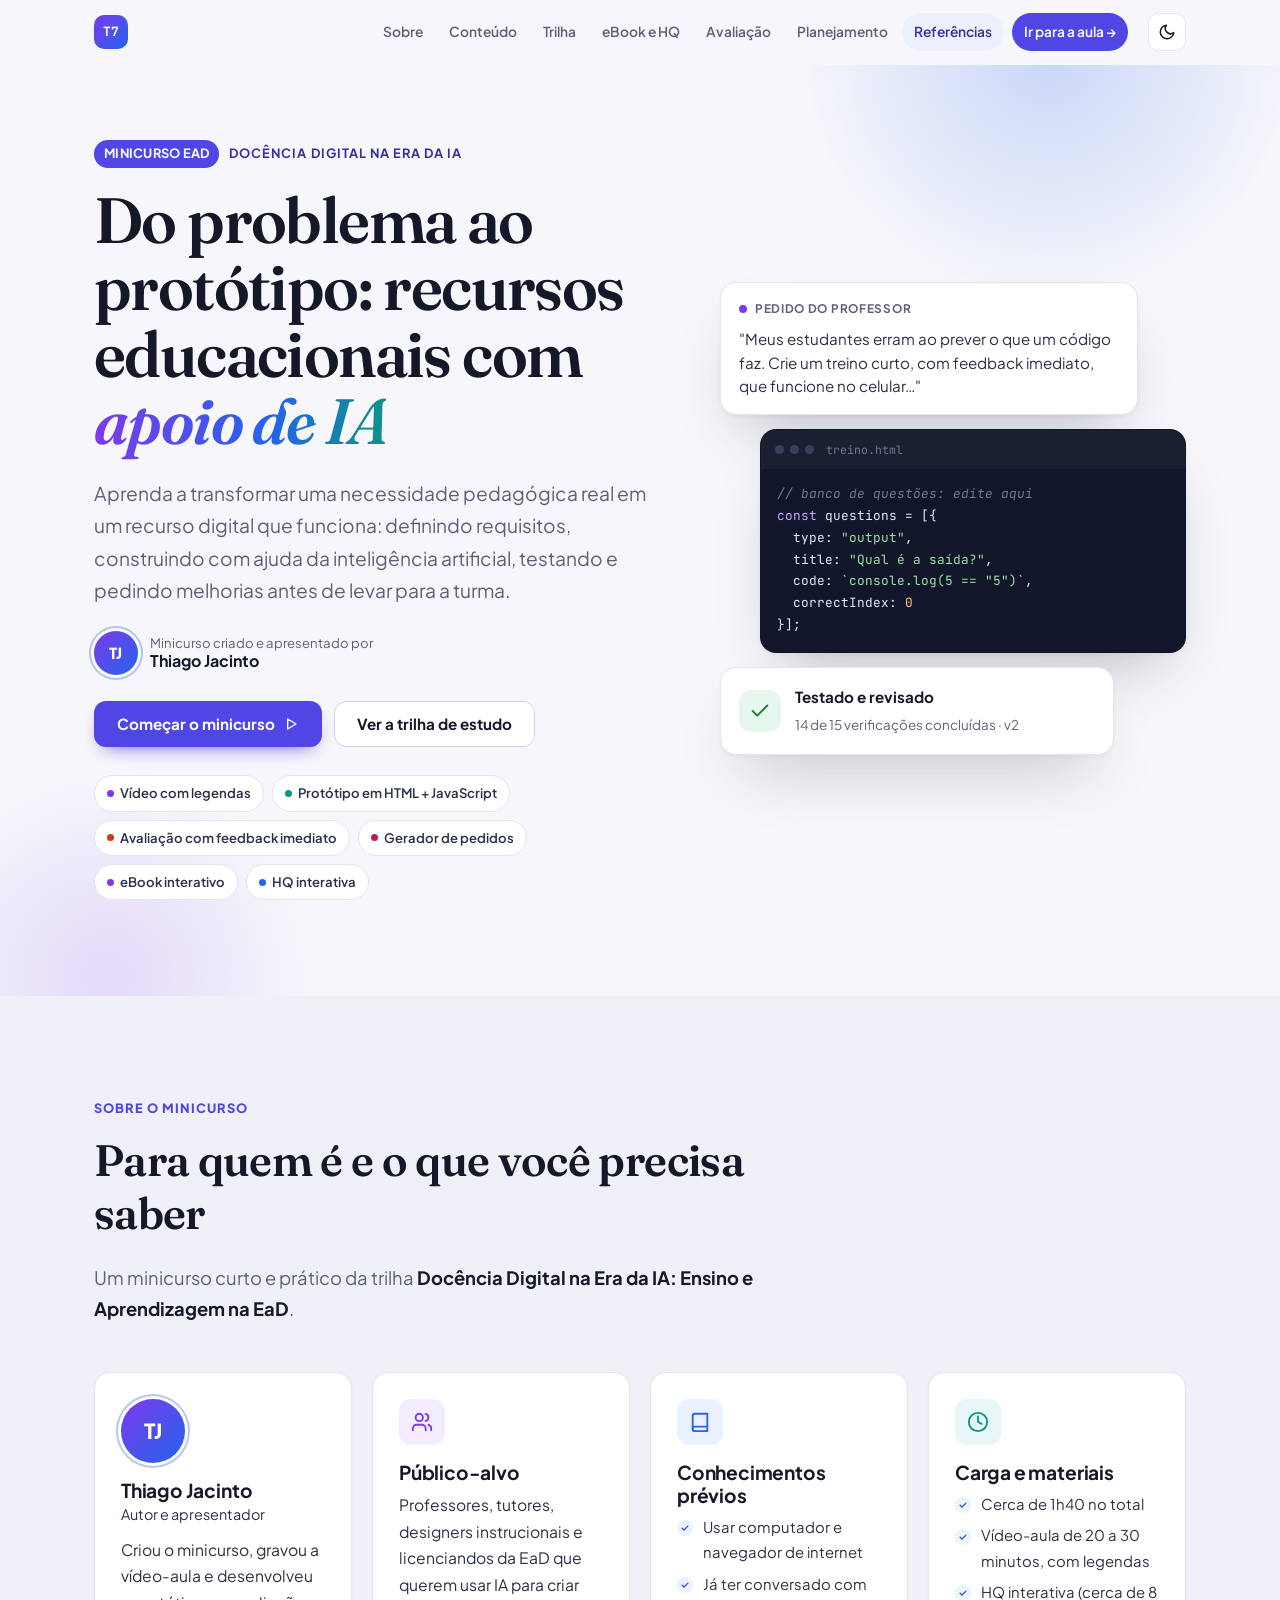
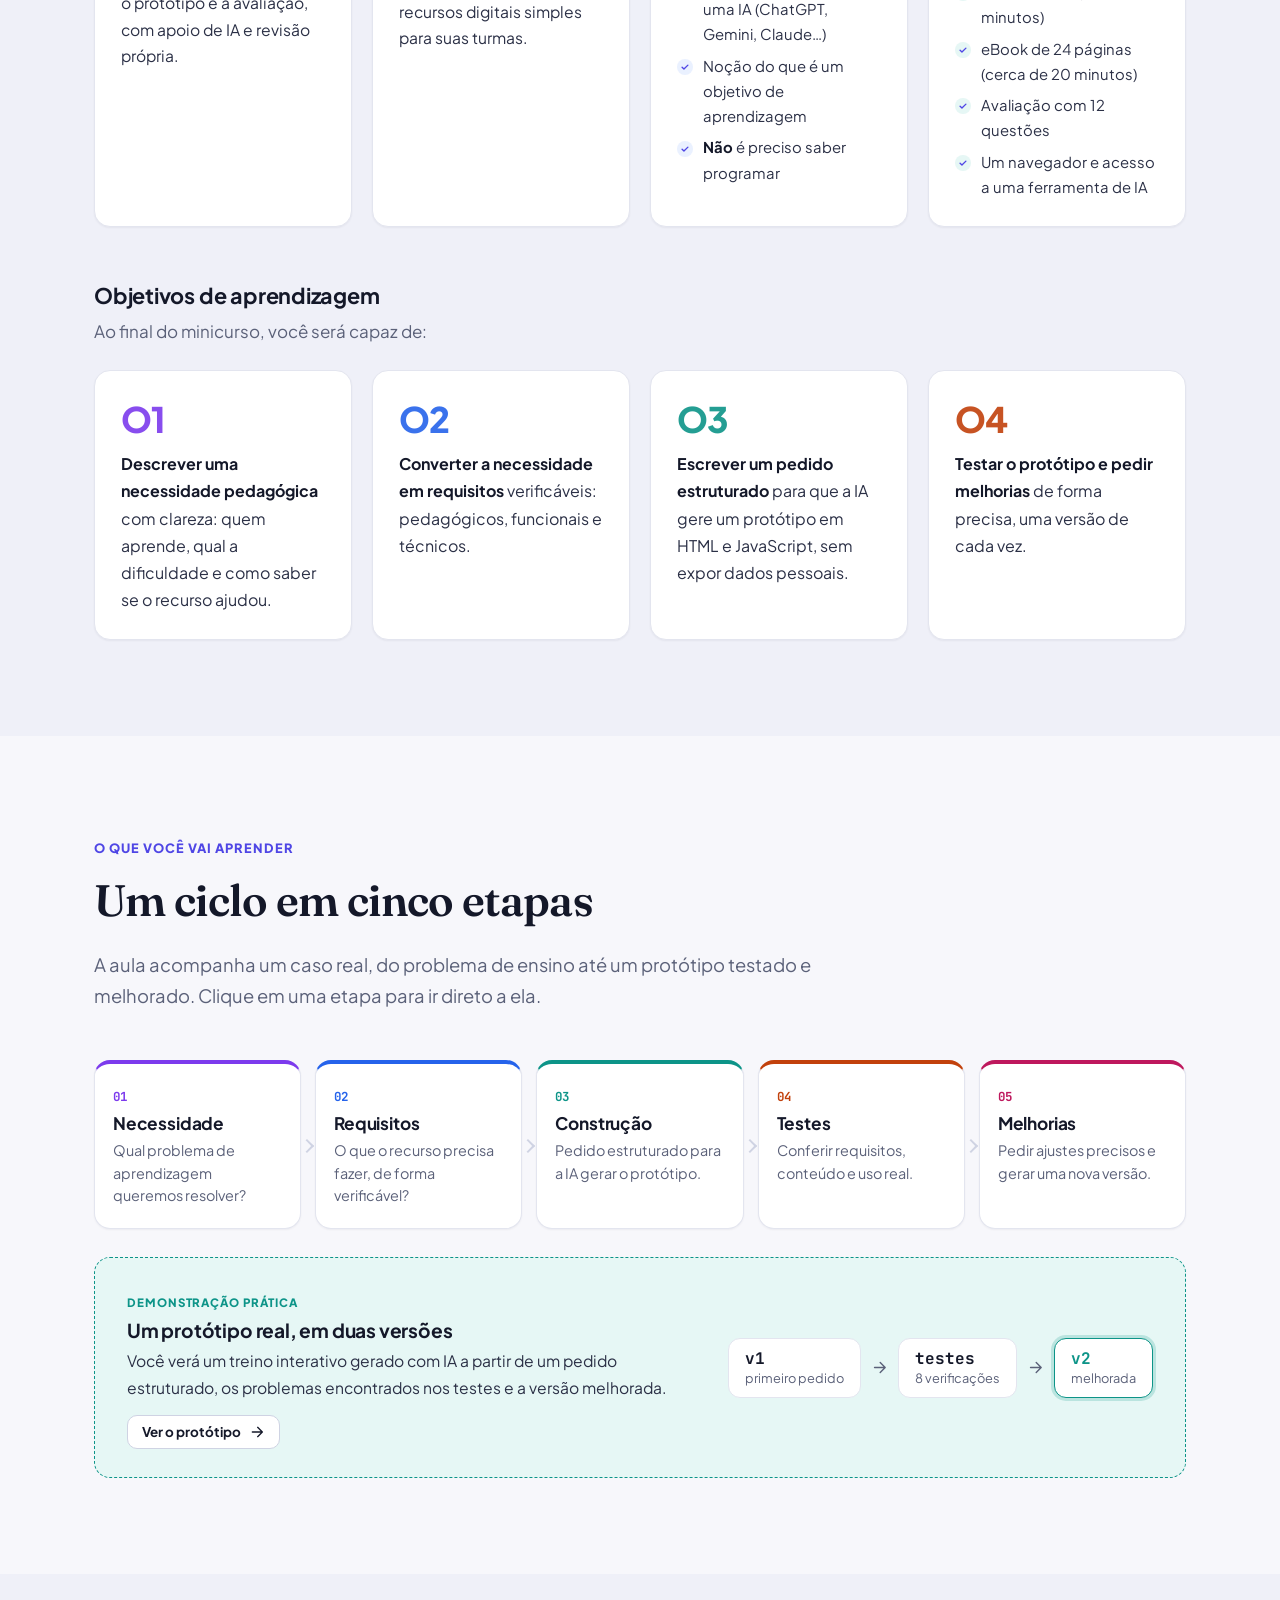
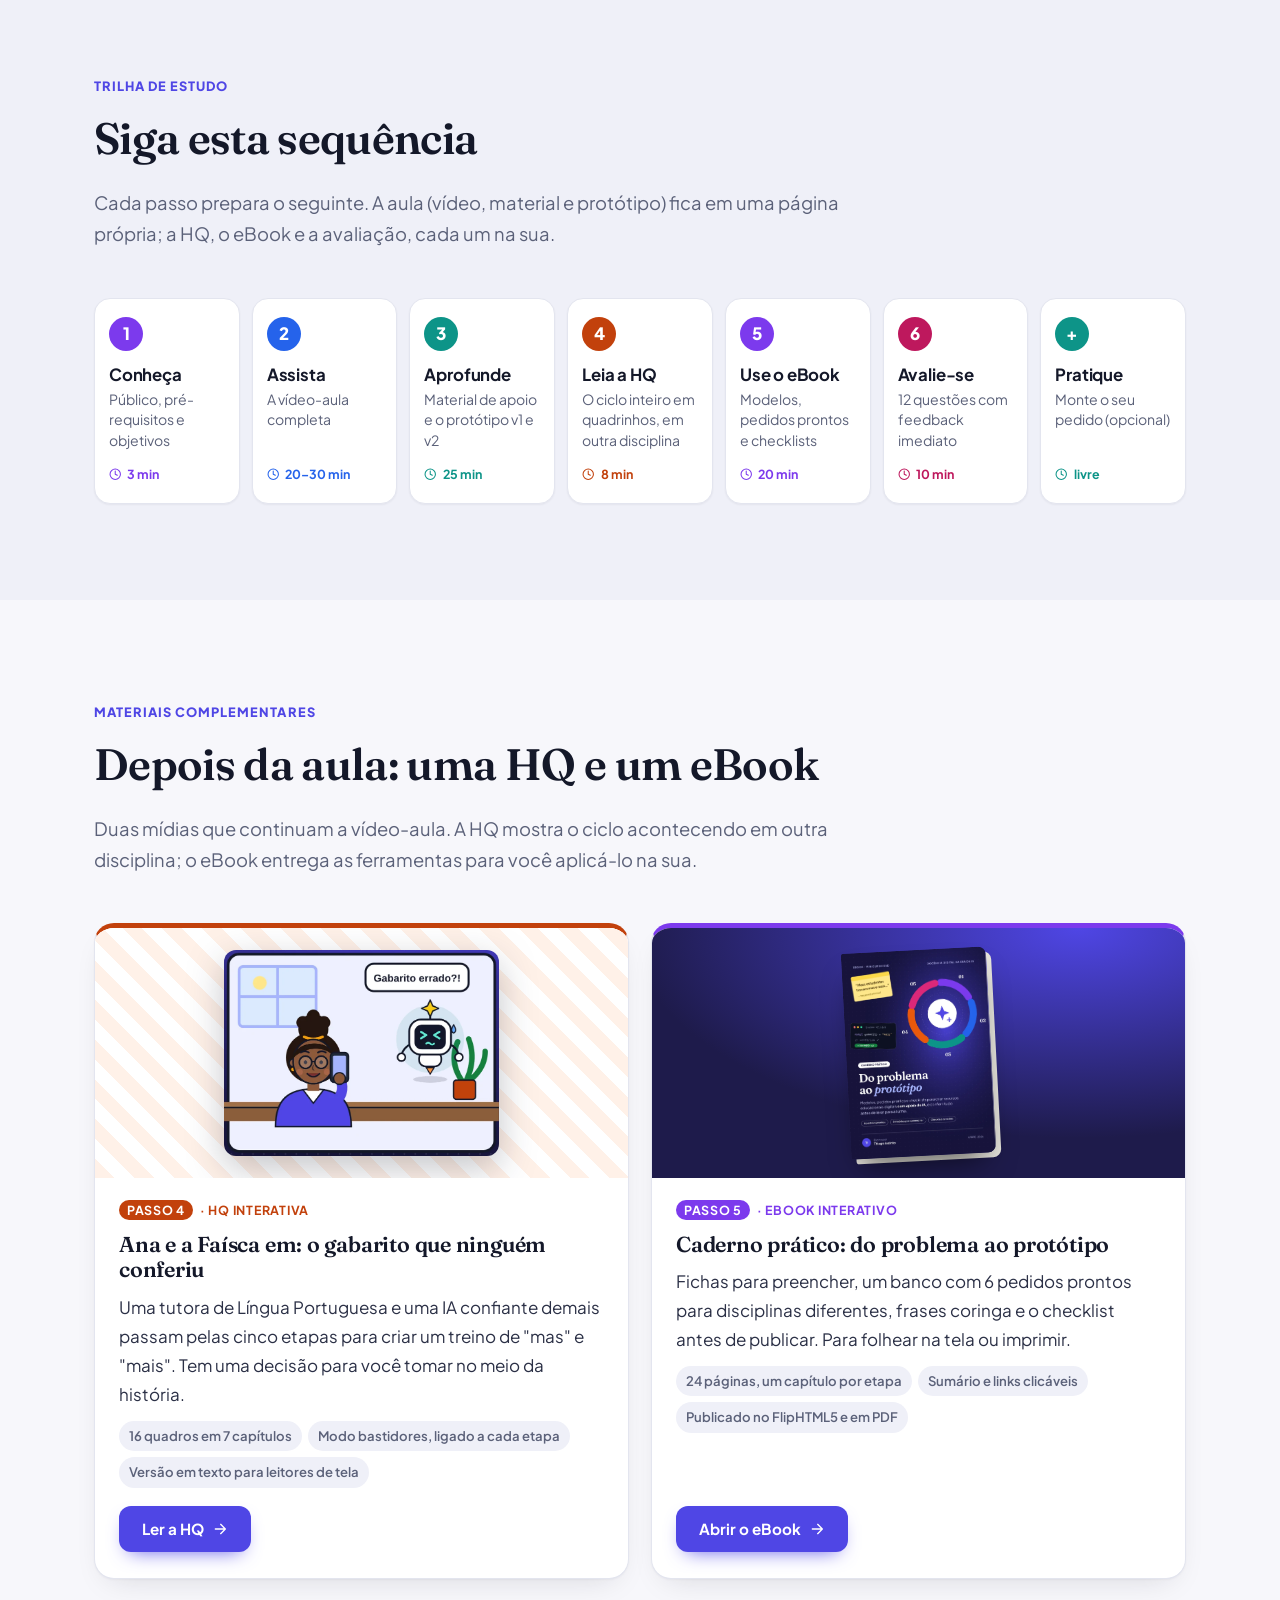
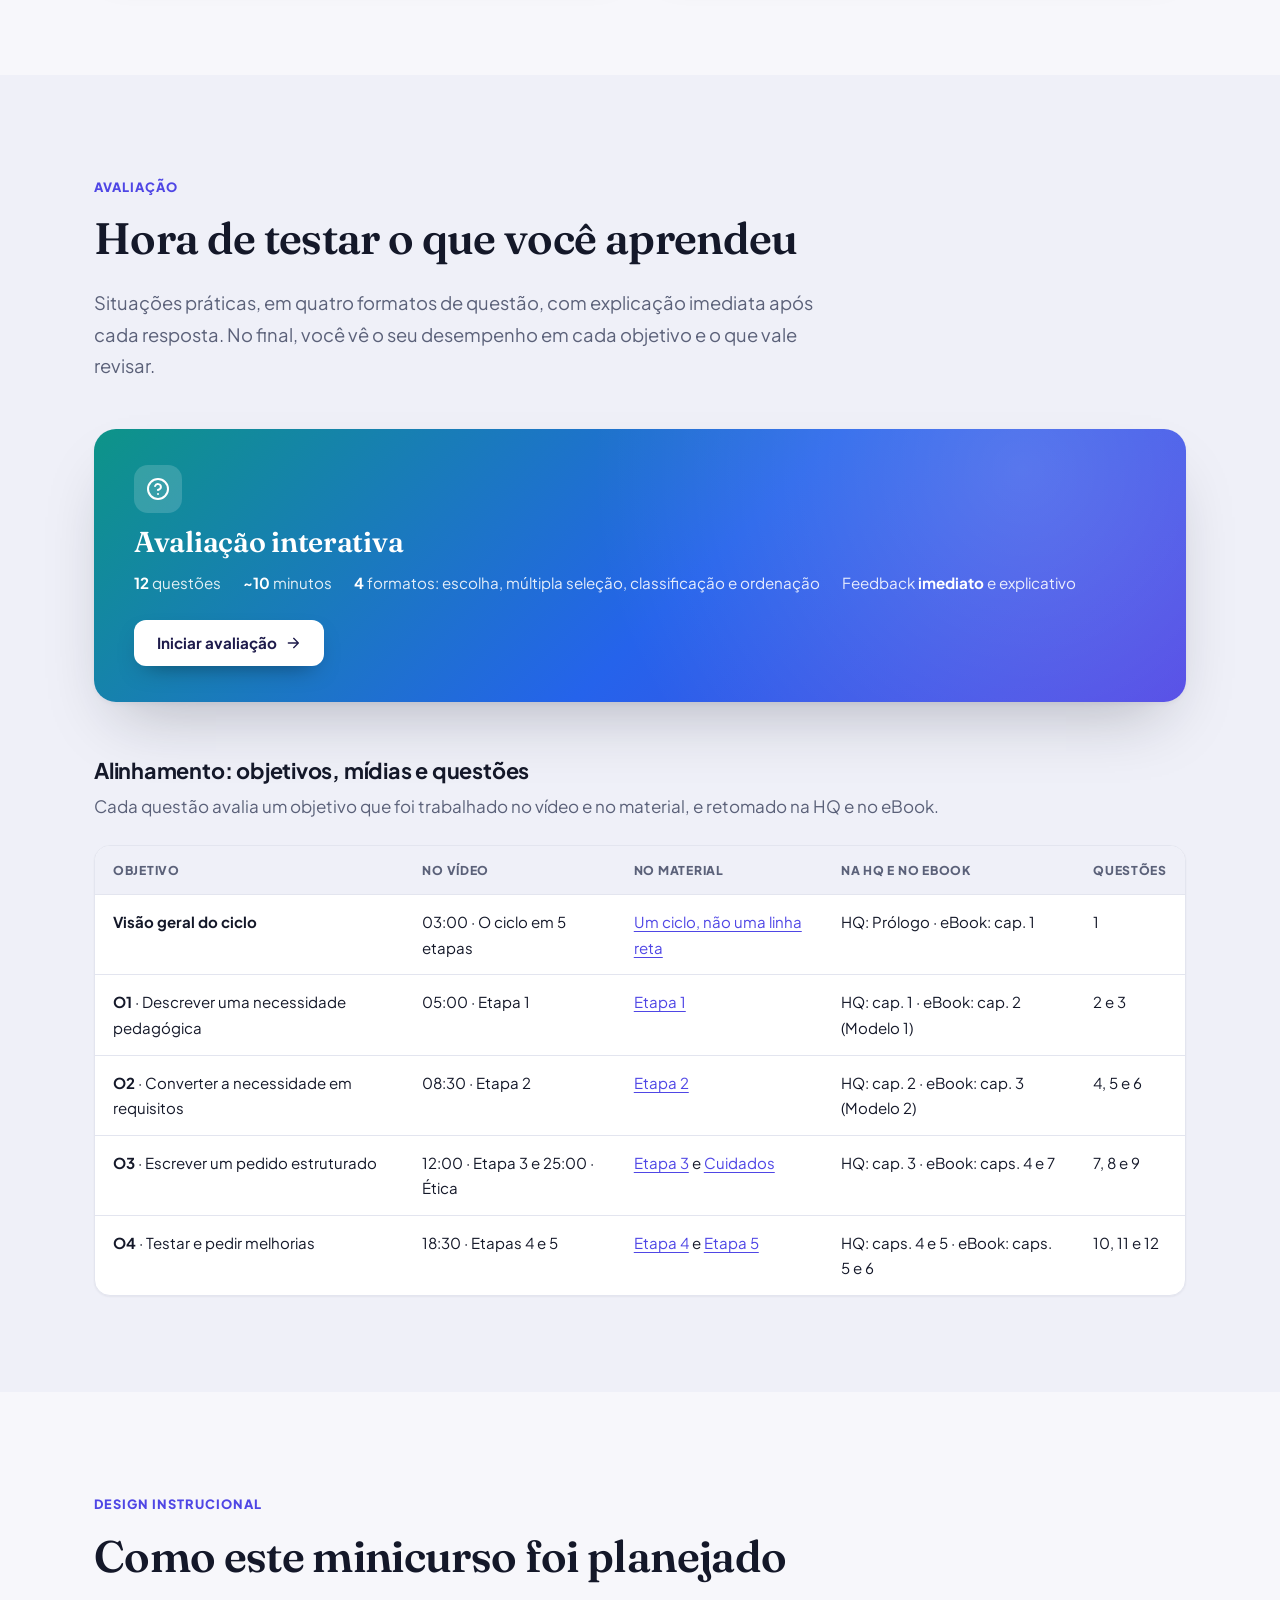
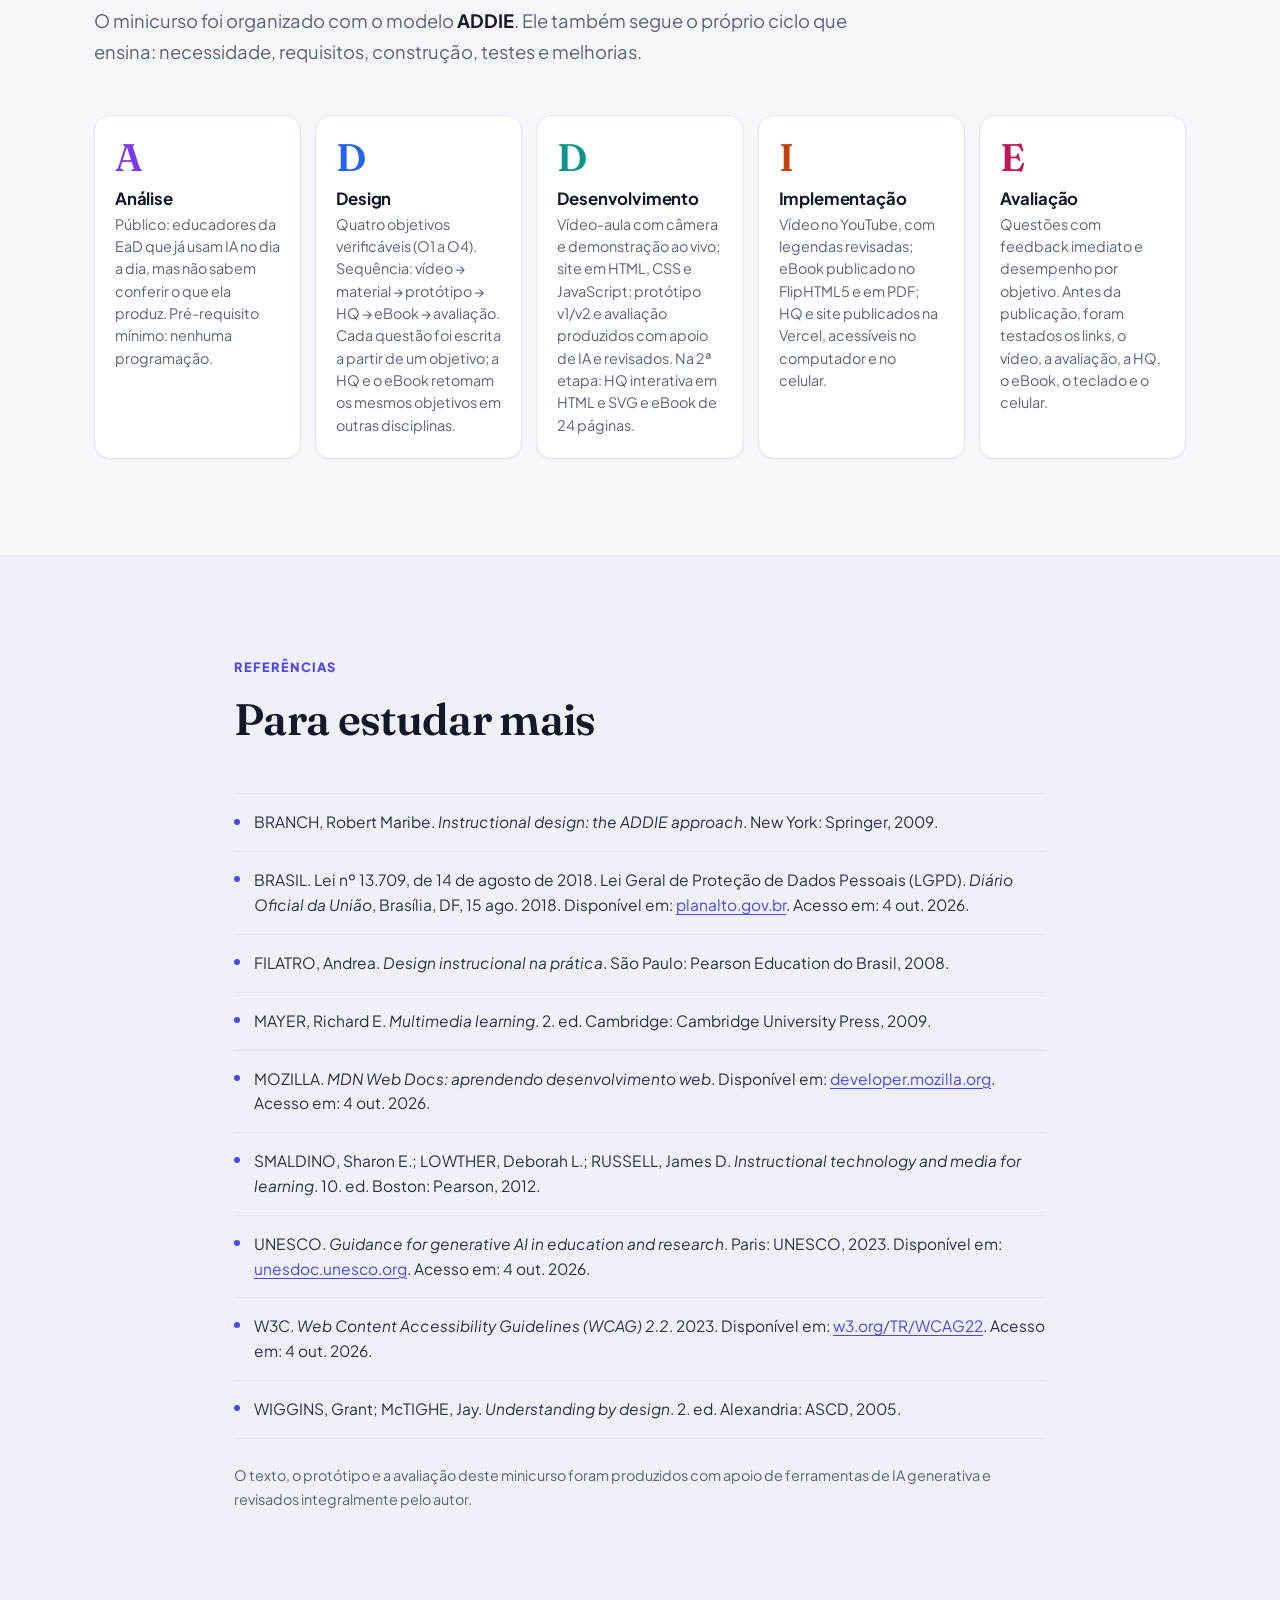
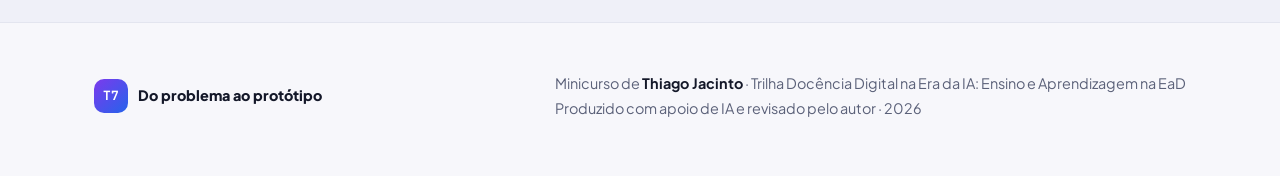
<file: index.html>
<!DOCTYPE html>
<html lang="pt-BR">
<head>
<meta charset="UTF-8">
<meta name="viewport" content="width=device-width, initial-scale=1.0">
<title>Do problema ao protótipo · Minicurso</title>
<meta name="description" content="Minicurso EaD de Thiago Jacinto: como transformar uma necessidade pedagógica em um recurso digital com apoio de IA, definindo requisitos, construindo, testando e pedindo melhorias.">
<meta name="author" content="Thiago Jacinto">
<meta name="theme-color" content="#4f46e5">
<link rel="preconnect" href="https://fonts.googleapis.com">
<link rel="preconnect" href="https://fonts.gstatic.com" crossorigin>
<link href="https://fonts.googleapis.com/css2?family=Fraunces:ital,opsz,wght@0,9..144,500;0,9..144,600;1,9..144,500;1,9..144,600&family=JetBrains+Mono:wght@400;600;700&family=Plus+Jakarta+Sans:wght@400;500;600;700;800&display=swap" rel="stylesheet">
<link rel="stylesheet" href="assets/css/style.css">
<script>
  /* aplica o tema salvo antes de desenhar a página (evita "piscar") */
  try { var t = localStorage.getItem("tema"); if (t) document.documentElement.dataset.theme = t; } catch (e) {}
</script>
</head>
<body>

<!-- Ícones (usados com <svg class="i"><use href="#i-..."/></svg>) -->
<svg width="0" height="0" style="position:absolute" aria-hidden="true">
  <symbol id="i-users" viewBox="0 0 24 24"><path d="M16 21v-2a4 4 0 0 0-4-4H6a4 4 0 0 0-4 4v2"/><circle cx="9" cy="7" r="4"/><path d="M22 21v-2a4 4 0 0 0-3-3.87"/><path d="M16 3.13a4 4 0 0 1 0 7.75"/></symbol>
  <symbol id="i-target" viewBox="0 0 24 24"><circle cx="12" cy="12" r="10"/><circle cx="12" cy="12" r="6"/><circle cx="12" cy="12" r="2"/></symbol>
  <symbol id="i-chart" viewBox="0 0 24 24"><path d="M3 3v18h18"/><path d="m19 9-5 5-4-4-3 3"/></symbol>
  <symbol id="i-check" viewBox="0 0 24 24"><path d="M20 6 9 17l-5-5"/></symbol>
  <symbol id="i-copy" viewBox="0 0 24 24"><rect x="9" y="9" width="13" height="13" rx="2"/><path d="M5 15H4a2 2 0 0 1-2-2V4a2 2 0 0 1 2-2h9a2 2 0 0 1 2 2v1"/></symbol>
  <symbol id="i-spark" viewBox="0 0 24 24"><path d="M12 3l1.9 5.1L19 10l-5.1 1.9L12 17l-1.9-5.1L5 10l5.1-1.9z"/><path d="M19 17v4M17 19h4"/></symbol>
  <symbol id="i-monitor" viewBox="0 0 24 24"><rect x="2" y="3" width="20" height="14" rx="2"/><path d="M8 21h8M12 17v4"/></symbol>
  <symbol id="i-phone" viewBox="0 0 24 24"><rect x="5" y="2" width="14" height="20" rx="2"/><path d="M12 18h.01"/></symbol>
  <symbol id="i-external" viewBox="0 0 24 24"><path d="M15 3h6v6"/><path d="M10 14 21 3"/><path d="M18 13v6a2 2 0 0 1-2 2H5a2 2 0 0 1-2-2V8a2 2 0 0 1 2-2h6"/></symbol>
  <symbol id="i-refresh" viewBox="0 0 24 24"><path d="M3 12a9 9 0 0 1 15-6.7L21 8"/><path d="M21 3v5h-5"/><path d="M21 12a9 9 0 0 1-15 6.7L3 16"/><path d="M3 21v-5h5"/></symbol>
  <symbol id="i-list" viewBox="0 0 24 24"><path d="m3 17 2 2 4-4"/><path d="m3 7 2 2 4-4"/><path d="M13 6h8M13 12h8M13 18h8"/></symbol>
  <symbol id="i-terminal" viewBox="0 0 24 24"><path d="m4 17 6-6-6-6"/><path d="M12 19h8"/></symbol>
  <symbol id="i-lock" viewBox="0 0 24 24"><rect x="3" y="11" width="18" height="11" rx="2"/><path d="M7 11V7a5 5 0 0 1 10 0v4"/></symbol>
  <symbol id="i-access" viewBox="0 0 24 24"><circle cx="12" cy="4.5" r="2"/><path d="M5 8l7 1.5L19 8M12 9.5V15M9 22l3-7 3 7"/></symbol>
  <symbol id="i-info" viewBox="0 0 24 24"><circle cx="12" cy="12" r="10"/><path d="M12 16v-4M12 8h.01"/></symbol>
  <symbol id="i-alert" viewBox="0 0 24 24"><path d="M10.3 3.9 1.8 18a2 2 0 0 0 1.7 3h17a2 2 0 0 0 1.7-3L13.7 3.9a2 2 0 0 0-3.4 0z"/><path d="M12 9v4M12 17h.01"/></symbol>
  <symbol id="i-file" viewBox="0 0 24 24"><path d="M14 2H6a2 2 0 0 0-2 2v16a2 2 0 0 0 2 2h12a2 2 0 0 0 2-2V8z"/><path d="M14 2v6h6"/></symbol>
  <symbol id="i-shuffle" viewBox="0 0 24 24"><path d="M16 3h5v5"/><path d="M4 20 21 3"/><path d="M21 16v5h-5"/><path d="m15 15 6 6"/><path d="m4 4 5 5"/></symbol>
  <symbol id="i-moon" viewBox="0 0 24 24"><path d="M21 12.8A9 9 0 1 1 11.2 3a7 7 0 0 0 9.8 9.8z"/></symbol>
  <symbol id="i-sun" viewBox="0 0 24 24"><circle cx="12" cy="12" r="4"/><path d="M12 2v2M12 20v2M4.9 4.9l1.4 1.4M17.7 17.7l1.4 1.4M2 12h2M20 12h2M4.9 19.1l1.4-1.4M17.7 6.3l1.4-1.4"/></symbol>
  <symbol id="i-message" viewBox="0 0 24 24"><path d="M21 15a2 2 0 0 1-2 2H7l-4 4V5a2 2 0 0 1 2-2h14a2 2 0 0 1 2 2z"/></symbol>
  <symbol id="i-pen" viewBox="0 0 24 24"><path d="M12 20h9"/><path d="M16.5 3.5a2.1 2.1 0 0 1 3 3L7 19l-4 1 1-4z"/></symbol>
  <symbol id="i-layers" viewBox="0 0 24 24"><path d="m12 2 10 5-10 5L2 7z"/><path d="m2 17 10 5 10-5"/><path d="m2 12 10 5 10-5"/></symbol>
  <symbol id="i-code" viewBox="0 0 24 24"><path d="m16 18 6-6-6-6"/><path d="m8 6-6 6 6 6"/></symbol>
  <symbol id="i-book" viewBox="0 0 24 24"><path d="M4 19.5A2.5 2.5 0 0 1 6.5 17H20V3H6.5A2.5 2.5 0 0 0 4 5.5z"/><path d="M4 19.5A2.5 2.5 0 0 0 6.5 22H20v-5"/></symbol>
  <symbol id="i-review" viewBox="0 0 24 24"><path d="M9 11l3 3L22 4"/><path d="M21 12v7a2 2 0 0 1-2 2H5a2 2 0 0 1-2-2V5a2 2 0 0 1 2-2h11"/></symbol>
  <symbol id="i-arrow" viewBox="0 0 24 24"><path d="M5 12h14M13 5l7 7-7 7"/></symbol>
  <symbol id="i-play" viewBox="0 0 24 24"><path d="M7 4.5v15l12.5-7.5z"/></symbol>
  <symbol id="i-clock" viewBox="0 0 24 24"><circle cx="12" cy="12" r="10"/><path d="M12 6v6l4 2"/></symbol>
  <symbol id="i-cc" viewBox="0 0 24 24"><rect x="2" y="5" width="20" height="14" rx="3"/><path d="M10 10.5a2 2 0 1 0 0 3M17 10.5a2 2 0 1 0 0 3"/></symbol>
  <symbol id="i-quiz" viewBox="0 0 24 24"><circle cx="12" cy="12" r="10"/><path d="M9.1 9a3 3 0 0 1 5.8 1c0 2-3 3-3 3M12 17h.01"/></symbol>
</svg>

<a class="skip-link" href="#conteudo">Pular para o conteúdo</a>
<div class="read-progress" id="read-progress" aria-hidden="true"></div>

<!-- =========================================================
     NAVEGAÇÃO
========================================================= -->
<header class="topbar" id="topbar">
  <div class="container topbar-inner">
    <a class="brand" href="#inicio" aria-label="Início">
      <span class="brand-mark">T7</span>
      <span class="brand-text">Do problema ao protótipo</span>
    </a>
    <nav class="nav" aria-label="Seções">
      <a href="#sobre">Sobre</a>
      <a href="#conteudo-programatico">Conteúdo</a>
      <a href="#trilha">Trilha</a>
      <a href="#materiais">eBook e HQ</a>
      <a href="#avaliacao">Avaliação</a>
      <a href="#planejamento">Planejamento</a>
      <a href="#referencias">Referências</a>
      <a class="nav-cta" href="curso.html">Ir para a aula →</a>
    </nav>
    <button class="theme-toggle" id="theme-toggle" type="button" aria-label="Alternar tema claro/escuro">
      <svg class="i"><use href="#i-moon"/></svg>
    </button>
  </div>
</header>

<main id="conteudo">
<!-- =========================================================
     HERO
========================================================= -->
<section class="hero" id="inicio">
  <div class="container hero-grid">
    <div>
      <div class="eyebrow"><span class="pill">Minicurso EaD</span> Docência Digital na Era da IA</div>
      <h1>Do problema ao protótipo: recursos educacionais com <em>apoio de IA</em></h1>
      <p class="lead">Aprenda a transformar uma necessidade pedagógica real em um recurso digital que funciona: definindo requisitos, construindo com ajuda da inteligência artificial, testando e pedindo melhorias antes de levar para a turma.</p>
      <div class="hero-author">
        <span class="avatar" aria-hidden="true">TJ</span>
        <div><span class="muted">Minicurso criado e apresentado por</span><strong>Thiago Jacinto</strong></div>
      </div>
      <div class="hero-actions">
        <a class="btn btn-primary" href="curso.html">Começar o minicurso <svg class="i"><use href="#i-play"/></svg></a>
        <a class="btn btn-ghost" href="#trilha">Ver a trilha de estudo</a>
      </div>
      <div class="hero-chips">
        <span class="chip" style="--dot: var(--s1)">Vídeo com legendas</span>
        <span class="chip" style="--dot: var(--s3)">Protótipo em HTML + JavaScript</span>
        <span class="chip" style="--dot: var(--s4)">Avaliação com feedback imediato</span>
        <span class="chip" style="--dot: var(--s5)">Gerador de pedidos</span>
        <span class="chip" style="--dot: var(--s1)">eBook interativo</span>
        <span class="chip" style="--dot: var(--s2)">HQ interativa</span>
      </div>
    </div>

    <div class="hero-visual" aria-hidden="true">
      <div class="hv-card hv-prompt reveal">
        <div class="hv-label"><i></i>Pedido do professor</div>
        <p>"Meus estudantes erram ao prever o que um código faz. Crie um treino curto, com feedback imediato, que funcione no celular…"</p>
      </div>
      <div class="hv-card hv-code reveal">
        <div class="hv-code-bar"><i></i><i></i><i></i><span>treino.html</span></div>
<pre><span class="c">// banco de questões: edite aqui</span>
<span class="k">const</span> questions = [{
  type: <span class="s">"output"</span>,
  title: <span class="s">"Qual é a saída?"</span>,
  code: <span class="s">`console.log(5 == "5")`</span>,
  correctIndex: <span class="n">0</span>
}];</pre>
      </div>
      <div class="hv-card hv-check reveal">
        <div class="hv-check-icon"><svg class="i"><use href="#i-check"/></svg></div>
        <div><strong>Testado e revisado</strong><span>14 de 15 verificações concluídas · v2</span></div>
      </div>
    </div>
  </div>
</section>

<!-- =========================================================
     SOBRE + OBJETIVOS
========================================================= -->
<section class="section alt" id="sobre" aria-labelledby="sobre-titulo">
  <div class="container">
    <div class="section-head">
      <div class="kicker">Sobre o minicurso</div>
      <h2 id="sobre-titulo">Para quem é e o que você precisa saber</h2>
      <p class="lead">Um minicurso curto e prático da trilha <strong>Docência Digital na Era da IA: Ensino e Aprendizagem na EaD</strong>.</p>
    </div>

    <div class="grid grid-4 about">
      <div class="card reveal author-card">
        <span class="avatar avatar-lg" aria-hidden="true">TJ</span>
        <h3>Thiago Jacinto</h3>
        <p class="muted">Autor e apresentador</p>
        <p>Criou o minicurso, gravou a vídeo-aula e desenvolveu o protótipo e a avaliação, com apoio de IA e revisão própria.</p>
      </div>
      <div class="card reveal step-1">
        <div class="icon-box"><svg class="i"><use href="#i-users"/></svg></div>
        <h3>Público-alvo</h3>
        <p>Professores, tutores, designers instrucionais e licenciandos da EaD que querem usar IA para criar recursos digitais simples para suas turmas.</p>
      </div>
      <div class="card reveal step-2">
        <div class="icon-box"><svg class="i"><use href="#i-book"/></svg></div>
        <h3>Conhecimentos prévios</h3>
        <ul class="check-list compact">
          <li>Usar computador e navegador de internet</li>
          <li>Já ter conversado com uma IA (ChatGPT, Gemini, Claude…)</li>
          <li>Noção do que é um objetivo de aprendizagem</li>
          <li><strong>Não</strong> é preciso saber programar</li>
        </ul>
      </div>
      <div class="card reveal step-3">
        <div class="icon-box"><svg class="i"><use href="#i-clock"/></svg></div>
        <h3>Carga e materiais</h3>
        <ul class="check-list compact">
          <li>Cerca de 1h40 no total</li>
          <li>Vídeo-aula de 20 a 30 minutos, com legendas</li>
          <li>HQ interativa (cerca de 8 minutos)</li>
          <li>eBook de 24 páginas (cerca de 20 minutos)</li>
          <li>Avaliação com 12 questões</li>
          <li>Um navegador e acesso a uma ferramenta de IA</li>
        </ul>
      </div>
    </div>

    <div class="sub">
      <h3 id="objetivos-titulo">Objetivos de aprendizagem</h3>
      <p class="muted">Ao final do minicurso, você será capaz de:</p>
      <div class="grid grid-4">
        <div class="card objective step-1 reveal"><span class="obj-num">O1</span><p><strong>Descrever uma necessidade pedagógica</strong> com clareza: quem aprende, qual a dificuldade e como saber se o recurso ajudou.</p></div>
        <div class="card objective step-2 reveal"><span class="obj-num">O2</span><p><strong>Converter a necessidade em requisitos</strong> verificáveis: pedagógicos, funcionais e técnicos.</p></div>
        <div class="card objective step-3 reveal"><span class="obj-num">O3</span><p><strong>Escrever um pedido estruturado</strong> para que a IA gere um protótipo em HTML e JavaScript, sem expor dados pessoais.</p></div>
        <div class="card objective step-4 reveal"><span class="obj-num">O4</span><p><strong>Testar o protótipo e pedir melhorias</strong> de forma precisa, uma versão de cada vez.</p></div>
      </div>
    </div>
  </div>
</section>

<!-- =========================================================
     O QUE VOCÊ VAI APRENDER
========================================================= -->
<section class="section" id="conteudo-programatico" aria-labelledby="aprender-titulo">
  <div class="container">
    <div class="section-head">
      <div class="kicker">O que você vai aprender</div>
      <h2 id="aprender-titulo">Um ciclo em cinco etapas</h2>
      <p class="lead">A aula acompanha um caso real, do problema de ensino até um protótipo testado e melhorado. Clique em uma etapa para ir direto a ela.</p>
    </div>
    <ol class="cycle">
      <li class="step-1 reveal"><a href="curso.html#necessidade"><span class="num">01</span><h3>Necessidade</h3><p>Qual problema de aprendizagem queremos resolver?</p></a></li>
      <li class="step-2 reveal"><a href="curso.html#requisitos"><span class="num">02</span><h3>Requisitos</h3><p>O que o recurso precisa fazer, de forma verificável?</p></a></li>
      <li class="step-3 reveal"><a href="curso.html#construcao"><span class="num">03</span><h3>Construção</h3><p>Pedido estruturado para a IA gerar o protótipo.</p></a></li>
      <li class="step-4 reveal"><a href="curso.html#testes"><span class="num">04</span><h3>Testes</h3><p>Conferir requisitos, conteúdo e uso real.</p></a></li>
      <li class="step-5 reveal"><a href="curso.html#melhorias"><span class="num">05</span><h3>Melhorias</h3><p>Pedir ajustes precisos e gerar uma nova versão.</p></a></li>
    </ol>
    <div class="landing-preview reveal">
      <div>
        <span class="case-label">Demonstração prática</span>
        <h3>Um protótipo real, em duas versões</h3>
        <p>Você verá um treino interativo gerado com IA a partir de um pedido estruturado, os problemas encontrados nos testes e a versão melhorada.</p>
        <a class="btn btn-ghost btn-sm" href="curso.html#demonstracao">Ver o protótipo <svg class="i"><use href="#i-arrow"/></svg></a>
      </div>
      <div class="lp-versions" aria-hidden="true">
        <span class="lp-v"><b>v1</b> primeiro pedido</span>
        <svg class="i"><use href="#i-arrow"/></svg>
        <span class="lp-v"><b>testes</b> 8 verificações</span>
        <svg class="i"><use href="#i-arrow"/></svg>
        <span class="lp-v on"><b>v2</b> melhorada</span>
      </div>
    </div>
  </div>
</section>

<!-- =========================================================
     TRILHA DE ESTUDO
========================================================= -->
<section class="section alt" id="trilha" aria-labelledby="trilha-titulo">
  <div class="container">
    <div class="section-head">
      <div class="kicker">Trilha de estudo</div>
      <h2 id="trilha-titulo">Siga esta sequência</h2>
      <p class="lead">Cada passo prepara o seguinte. A aula (vídeo, material e protótipo) fica em uma página própria; a HQ, o eBook e a avaliação, cada um na sua.</p>
    </div>
    <ol class="trail">
      <li class="step-1 reveal"><a href="#sobre"><span class="num">1</span><h3>Conheça</h3><p>Público, pré-requisitos e objetivos</p><span class="time"><svg class="i"><use href="#i-clock"/></svg>3 min</span></a></li>
      <li class="step-2 reveal"><a href="curso.html#video"><span class="num">2</span><h3>Assista</h3><p>A vídeo-aula completa</p><span class="time"><svg class="i"><use href="#i-clock"/></svg>20–30 min</span></a></li>
      <li class="step-3 reveal"><a href="curso.html#ciclo"><span class="num">3</span><h3>Aprofunde</h3><p>Material de apoio e o protótipo v1 e v2</p><span class="time"><svg class="i"><use href="#i-clock"/></svg>25 min</span></a></li>
      <li class="step-4 reveal"><a href="quadrinhos/"><span class="num">4</span><h3>Leia a HQ</h3><p>O ciclo inteiro em quadrinhos, em outra disciplina</p><span class="time"><svg class="i"><use href="#i-clock"/></svg>8 min</span></a></li>
      <li class="step-1 reveal"><a href="ebook/"><span class="num">5</span><h3>Use o eBook</h3><p>Modelos, pedidos prontos e checklists</p><span class="time"><svg class="i"><use href="#i-clock"/></svg>20 min</span></a></li>
      <li class="step-5 reveal"><a href="avaliacao/"><span class="num">6</span><h3>Avalie-se</h3><p>12 questões com feedback imediato</p><span class="time"><svg class="i"><use href="#i-clock"/></svg>10 min</span></a></li>
      <li class="step-3 reveal"><a href="curso.html#pratica"><span class="num">+</span><h3>Pratique</h3><p>Monte o seu pedido (opcional)</p><span class="time"><svg class="i"><use href="#i-clock"/></svg>livre</span></a></li>
    </ol>
  </div>
</section>

<!-- =========================================================
     MATERIAIS COMPLEMENTARES (2ª VA): eBOOK + HQ
========================================================= -->
<section class="section" id="materiais" aria-labelledby="materiais-titulo">
  <div class="container">
    <div class="section-head">
      <div class="kicker">Materiais complementares</div>
      <h2 id="materiais-titulo">Depois da aula: uma HQ e um eBook</h2>
      <p class="lead">Duas mídias que continuam a vídeo-aula. A HQ mostra o ciclo acontecendo em outra disciplina; o eBook entrega as ferramentas para você aplicá-lo na sua.</p>
    </div>
    <div class="media-grid">
      <article class="media-card reveal step-4">
        <a class="media-visual hq" href="quadrinhos/" tabindex="-1" aria-hidden="true"><img src="quadrinhos/capa-hq.webp" alt="" width="800" height="601" loading="lazy"></a>
        <div class="media-body">
          <span class="media-tag"><b>Passo 4</b> · HQ interativa</span>
          <h3>Ana e a Faísca em: o gabarito que ninguém conferiu</h3>
          <p>Uma tutora de Língua Portuguesa e uma IA confiante demais passam pelas cinco etapas para criar um treino de "mas" e "mais". Tem uma decisão para você tomar no meio da história.</p>
          <ul class="media-facts"><li>16 quadros em 7 capítulos</li><li>Modo bastidores, ligado a cada etapa</li><li>Versão em texto para leitores de tela</li></ul>
          <a class="btn btn-primary" href="quadrinhos/">Ler a HQ <svg class="i"><use href="#i-arrow"/></svg></a>
        </div>
      </article>
      <article class="media-card reveal step-1">
        <a class="media-visual book" href="ebook/" tabindex="-1" aria-hidden="true"><img src="ebook/capa.webp" alt="" width="759" height="1075" loading="lazy"></a>
        <div class="media-body">
          <span class="media-tag"><b>Passo 5</b> · eBook interativo</span>
          <h3>Caderno prático: do problema ao protótipo</h3>
          <p>Fichas para preencher, um banco com 6 pedidos prontos para disciplinas diferentes, frases coringa e o checklist antes de publicar. Para folhear na tela ou imprimir.</p>
          <ul class="media-facts"><li>24 páginas, um capítulo por etapa</li><li>Sumário e links clicáveis</li><li>Publicado no FlipHTML5 e em PDF</li></ul>
          <a class="btn btn-primary" href="ebook/">Abrir o eBook <svg class="i"><use href="#i-arrow"/></svg></a>
        </div>
      </article>
    </div>
  </div>
</section>

<!-- =========================================================
     AVALIAÇÃO
========================================================= -->
<section class="section alt" id="avaliacao" aria-labelledby="avaliacao-titulo">
  <div class="container">
    <div class="section-head">
      <div class="kicker">Avaliação</div>
      <h2 id="avaliacao-titulo">Hora de testar o que você aprendeu</h2>
      <p class="lead">Situações práticas, em quatro formatos de questão, com explicação imediata após cada resposta. No final, você vê o seu desempenho em cada objetivo e o que vale revisar.</p>
    </div>

    <div class="quiz-cta reveal">
      <div class="quiz-cta-text">
        <span class="quiz-cta-icon" aria-hidden="true"><svg class="i"><use href="#i-quiz"/></svg></span>
        <h3>Avaliação interativa</h3>
        <ul class="quiz-facts">
          <li><strong>12</strong> questões</li>
          <li><strong>~10</strong> minutos</li>
          <li><strong>4</strong> formatos: escolha, múltipla seleção, classificação e ordenação</li>
          <li>Feedback <strong>imediato</strong> e explicativo</li>
        </ul>
      </div>
      <a class="btn btn-light" href="avaliacao/">Iniciar avaliação <svg class="i"><use href="#i-arrow"/></svg></a>
    </div>

    <div class="sub">
      <h3>Alinhamento: objetivos, mídias e questões</h3>
      <p class="muted">Cada questão avalia um objetivo que foi trabalhado no vídeo e no material, e retomado na HQ e no eBook.</p>
      <div class="table-wrap reveal">
        <table>
          <thead><tr><th>Objetivo</th><th>No vídeo</th><th>No material</th><th>Na HQ e no eBook</th><th>Questões</th></tr></thead>
          <tbody>
            <tr><td><strong>Visão geral do ciclo</strong></td><td>03:00 · O ciclo em 5 etapas</td><td><a href="curso.html#ciclo">Um ciclo, não uma linha reta</a></td><td>HQ: Prólogo · eBook: cap. 1</td><td>1</td></tr>
            <tr class="row-p"><td><strong>O1</strong> · Descrever uma necessidade pedagógica</td><td>05:00 · Etapa 1</td><td><a href="curso.html#necessidade">Etapa 1</a></td><td>HQ: cap. 1 · eBook: cap. 2 (Modelo 1)</td><td>2 e 3</td></tr>
            <tr class="row-f"><td><strong>O2</strong> · Converter a necessidade em requisitos</td><td>08:30 · Etapa 2</td><td><a href="curso.html#requisitos">Etapa 2</a></td><td>HQ: cap. 2 · eBook: cap. 3 (Modelo 2)</td><td>4, 5 e 6</td></tr>
            <tr class="row-t"><td><strong>O3</strong> · Escrever um pedido estruturado</td><td>12:00 · Etapa 3 e 25:00 · Ética</td><td><a href="curso.html#construcao">Etapa 3</a> e <a href="curso.html#cuidados">Cuidados</a></td><td>HQ: cap. 3 · eBook: caps. 4 e 7</td><td>7, 8 e 9</td></tr>
            <tr><td><strong>O4</strong> · Testar e pedir melhorias</td><td>18:30 · Etapas 4 e 5</td><td><a href="curso.html#testes">Etapa 4</a> e <a href="curso.html#melhorias">Etapa 5</a></td><td>HQ: caps. 4 e 5 · eBook: caps. 5 e 6</td><td>10, 11 e 12</td></tr>
          </tbody>
        </table>
      </div>
    </div>
  </div>
</section>

<!-- =========================================================
     PLANEJAMENTO (DESIGN INSTRUCIONAL)
========================================================= -->
<section class="section" id="planejamento" aria-labelledby="planejamento-titulo">
  <div class="container">
    <div class="section-head">
      <div class="kicker">Design instrucional</div>
      <h2 id="planejamento-titulo">Como este minicurso foi planejado</h2>
      <p class="lead">O minicurso foi organizado com o modelo <strong>ADDIE</strong>. Ele também segue o próprio ciclo que ensina: necessidade, requisitos, construção, testes e melhorias.</p>
    </div>
    <ol class="addie">
      <li class="step-1 reveal"><span class="letter">A</span><div><h3>Análise</h3><p>Público: educadores da EaD que já usam IA no dia a dia, mas não sabem conferir o que ela produz. Pré-requisito mínimo: nenhuma programação.</p></div></li>
      <li class="step-2 reveal"><span class="letter">D</span><div><h3>Design</h3><p>Quatro objetivos verificáveis (O1 a O4). Sequência: vídeo → material → protótipo → HQ → eBook → avaliação. Cada questão foi escrita a partir de um objetivo; a HQ e o eBook retomam os mesmos objetivos em outras disciplinas.</p></div></li>
      <li class="step-3 reveal"><span class="letter">D</span><div><h3>Desenvolvimento</h3><p>Vídeo-aula com câmera e demonstração ao vivo; site em HTML, CSS e JavaScript; protótipo v1/v2 e avaliação produzidos com apoio de IA e revisados. Na 2ª etapa: HQ interativa em HTML e SVG e eBook de 24 páginas.</p></div></li>
      <li class="step-4 reveal"><span class="letter">I</span><div><h3>Implementação</h3><p>Vídeo no YouTube, com legendas revisadas; eBook publicado no FlipHTML5 e em PDF; HQ e site publicados na Vercel, acessíveis no computador e no celular.</p></div></li>
      <li class="step-5 reveal"><span class="letter">E</span><div><h3>Avaliação</h3><p>Questões com feedback imediato e desempenho por objetivo. Antes da publicação, foram testados os links, o vídeo, a avaliação, a HQ, o eBook, o teclado e o celular.</p></div></li>
    </ol>
  </div>
</section>

<!-- =========================================================
     REFERÊNCIAS
========================================================= -->
<section class="section alt" id="referencias" aria-labelledby="referencias-titulo">
  <div class="container narrow">
    <div class="section-head">
      <div class="kicker">Referências</div>
      <h2 id="referencias-titulo">Para estudar mais</h2>
    </div>
    <ul class="refs">
      <li>BRANCH, Robert Maribe. <em>Instructional design: the ADDIE approach</em>. New York: Springer, 2009.</li>
      <li>BRASIL. Lei nº 13.709, de 14 de agosto de 2018. Lei Geral de Proteção de Dados Pessoais (LGPD). <em>Diário Oficial da União</em>, Brasília, DF, 15 ago. 2018. Disponível em: <a href="https://www.planalto.gov.br/ccivil_03/_ato2015-2018/2018/lei/l13709.htm" target="_blank" rel="noopener">planalto.gov.br</a>. Acesso em: 4 out. 2026.</li>
      <li>FILATRO, Andrea. <em>Design instrucional na prática</em>. São Paulo: Pearson Education do Brasil, 2008.</li>
      <li>MAYER, Richard E. <em>Multimedia learning</em>. 2. ed. Cambridge: Cambridge University Press, 2009.</li>
      <li>MOZILLA. <em>MDN Web Docs: aprendendo desenvolvimento web</em>. Disponível em: <a href="https://developer.mozilla.org/pt-BR/docs/Learn" target="_blank" rel="noopener">developer.mozilla.org</a>. Acesso em: 4 out. 2026.</li>
      <li>SMALDINO, Sharon E.; LOWTHER, Deborah L.; RUSSELL, James D. <em>Instructional technology and media for learning</em>. 10. ed. Boston: Pearson, 2012.</li>
      <li>UNESCO. <em>Guidance for generative AI in education and research</em>. Paris: UNESCO, 2023. Disponível em: <a href="https://unesdoc.unesco.org/ark:/48223/pf0000386693" target="_blank" rel="noopener">unesdoc.unesco.org</a>. Acesso em: 4 out. 2026.</li>
      <li>W3C. <em>Web Content Accessibility Guidelines (WCAG) 2.2</em>. 2023. Disponível em: <a href="https://www.w3.org/TR/WCAG22/" target="_blank" rel="noopener">w3.org/TR/WCAG22</a>. Acesso em: 4 out. 2026.</li>
      <li>WIGGINS, Grant; McTIGHE, Jay. <em>Understanding by design</em>. 2. ed. Alexandria: ASCD, 2005.</li>
    </ul>
    <p class="muted refs-note">O texto, o protótipo e a avaliação deste minicurso foram produzidos com apoio de ferramentas de IA generativa e revisados integralmente pelo autor.</p>
  </div>
</section>

</main>

<footer class="footer">
  <div class="container footer-inner">
    <a class="brand" href="#inicio"><span class="brand-mark">T7</span> Do problema ao protótipo</a>
    <p>Minicurso de <strong>Thiago Jacinto</strong> · Trilha Docência Digital na Era da IA: Ensino e Aprendizagem na EaD<br>Produzido com apoio de IA e revisado pelo autor · 2026</p>
  </div>
</footer>

<script src="assets/js/main.js"></script>
</body>
</html>
</file>
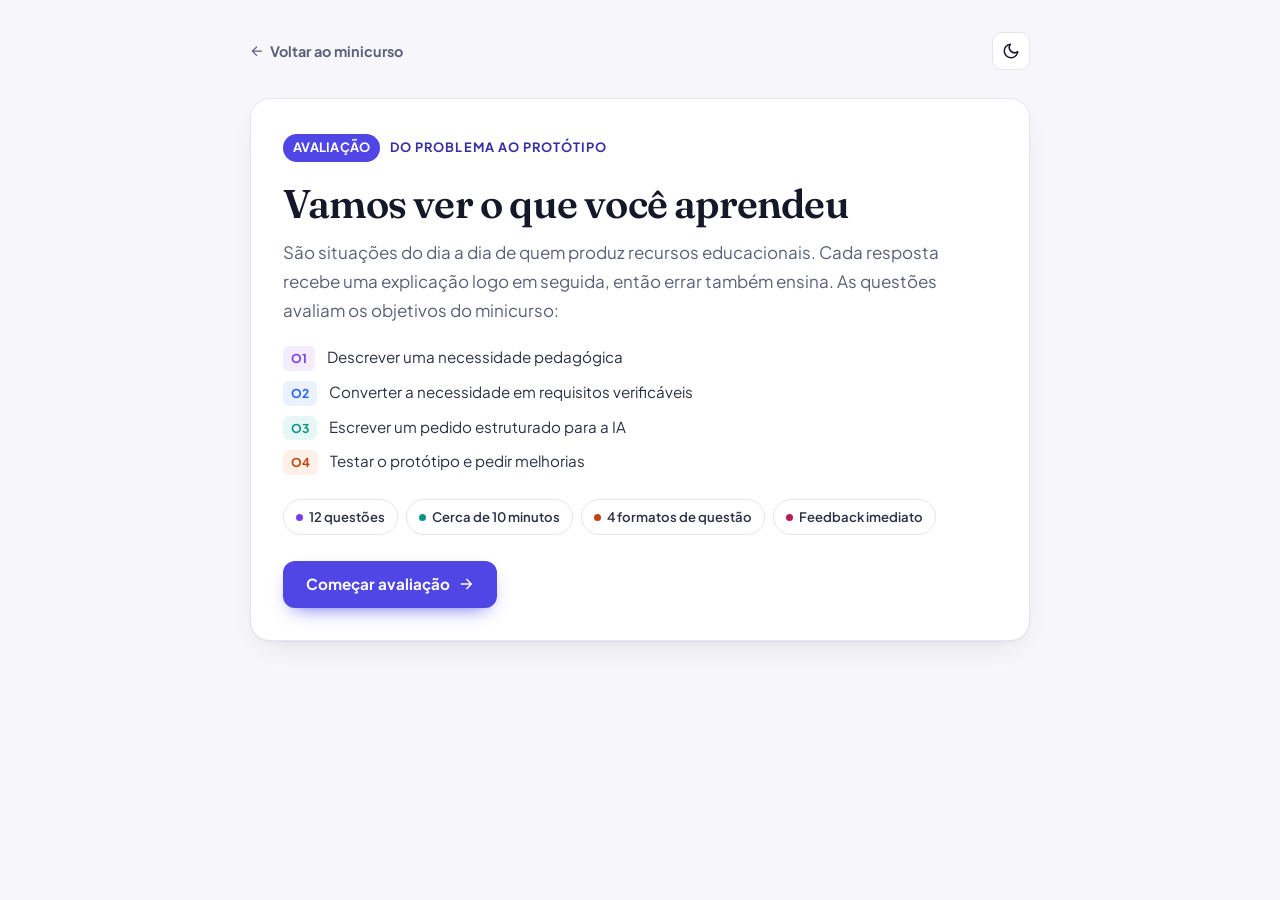
<file: avaliacao/index.html>
<!DOCTYPE html>
<html lang="pt-BR">
<head>
<meta charset="UTF-8">
<meta name="viewport" content="width=device-width, initial-scale=1.0">
<title>Avaliação · Do problema ao protótipo</title>
<meta name="description" content="Avaliação interativa do minicurso Do problema ao protótipo: recursos educacionais com apoio de IA.">
<link rel="preconnect" href="https://fonts.googleapis.com">
<link rel="preconnect" href="https://fonts.gstatic.com" crossorigin>
<link href="https://fonts.googleapis.com/css2?family=Fraunces:opsz,wght@9..144,600&family=JetBrains+Mono:wght@400;700&family=Plus+Jakarta+Sans:wght@400;500;600;700;800&display=swap" rel="stylesheet">
<link rel="stylesheet" href="../assets/css/style.css">
<script>
  try { var t = localStorage.getItem("tema"); if (t) document.documentElement.dataset.theme = t; } catch (e) {}
</script>
<style>
  /* ---------- Estrutura da avaliação ---------- */
  .quiz-wrap { max-width: 820px; margin: 0 auto; padding: 32px 20px 80px; }

  .quiz-top {
    display: flex;
    align-items: center;
    justify-content: space-between;
    gap: 12px;
    margin-bottom: 28px;
  }

  .back-link {
    display: inline-flex;
    align-items: center;
    gap: 6px;
    font-size: .9rem;
    font-weight: 700;
    text-decoration: none;
    color: var(--muted);
  }
  .back-link:hover { color: var(--ink); }
  .back-link .i { transform: rotate(180deg); }

  .panel {
    background: var(--surface);
    border: 1px solid var(--line);
    border-radius: 20px;
    box-shadow: var(--shadow);
    padding: 32px;
  }

  .panel h1 {
    font-family: var(--display);
    font-weight: 600;
    font-size: clamp(1.8rem, 1.3rem + 2vw, 2.5rem);
    letter-spacing: -.02em;
    margin-bottom: 10px;
  }

  .obj-legend { list-style: none; margin: 20px 0 24px; padding: 0; display: grid; gap: 8px; }
  .obj-legend li { display: flex; gap: 12px; align-items: baseline; font-size: .95rem; color: var(--ink-2); }

  .obj-pill {
    font-family: var(--font);
    font-size: .76rem;
    font-weight: 700;
    padding: 2px 8px;
    border-radius: 6px;
    color: var(--oc);
    background: var(--oc-soft);
    white-space: nowrap;
  }

  .o-O1 { --oc: var(--s1); --oc-soft: var(--s1-soft); }
  .o-O2 { --oc: var(--s2); --oc-soft: var(--s2-soft); }
  .o-O3 { --oc: var(--s3); --oc-soft: var(--s3-soft); }
  .o-O4 { --oc: var(--s4); --oc-soft: var(--s4-soft); }
  .o-G  { --oc: var(--s5); --oc-soft: var(--s5-soft); }

  .facts { display: flex; flex-wrap: wrap; gap: 8px; margin-bottom: 26px; }

  /* ---------- Progresso ---------- */
  .q-progress { margin-bottom: 16px; }
  .q-progress-row { display: flex; justify-content: space-between; font-size: .88rem; color: var(--muted); margin-bottom: 8px; }
  .q-progress-row b { color: var(--ink); }
  .dots { display: flex; gap: 6px; }
  .dot { flex: 1; height: 6px; border-radius: 999px; background: var(--line); transition: background .3s ease; }
  .dot.ok { background: var(--ok); }
  .dot.bad { background: var(--bad); }
  .dot.now { background: var(--primary); }

  /* ---------- Questão ---------- */
  .q-meta { display: flex; flex-wrap: wrap; gap: 8px; align-items: center; margin-bottom: 14px; }
  .q-type { font-size: .78rem; font-weight: 700; color: var(--muted); }

  .q-title { font-size: 1.25rem; line-height: 1.45; margin-bottom: 8px; outline: none; }
  .q-hint { font-size: .9rem; color: var(--muted); margin-bottom: 18px; }

  .q-context {
    border-left: 4px solid var(--primary);
    background: var(--bg-alt);
    border-radius: 0 12px 12px 0;
    padding: 14px 18px;
    margin: 0 0 18px;
    font-size: .98rem;
    color: var(--ink-2);
  }

  .opts { display: grid; gap: 10px; }

  .opt {
    display: flex;
    align-items: flex-start;
    gap: 14px;
    width: 100%;
    text-align: left;
    font: inherit;
    font-size: .98rem;
    line-height: 1.5;
    color: var(--ink);
    background: var(--surface);
    border: 1.5px solid var(--line-strong);
    border-radius: 12px;
    padding: 14px 16px;
    cursor: pointer;
    transition: border-color .15s ease, background .15s ease, transform .15s ease;
  }

  .opt:hover:not(:disabled) { border-color: var(--primary); transform: translateY(-1px); }
  .opt:disabled { cursor: default; }

  .opt-key {
    width: 28px; height: 28px;
    display: grid; place-items: center;
    flex-shrink: 0;
    border-radius: 8px;
    border: 1.5px solid var(--line-strong);
    font-size: .8rem;
    font-weight: 800;
    color: var(--muted);
    background: var(--bg);
  }

  .opt.multi .opt-key { border-radius: 6px; }
  .opt[aria-pressed="true"] { border-color: var(--primary); background: var(--primary-soft); }
  .opt[aria-pressed="true"] .opt-key { background: var(--primary); border-color: var(--primary); color: var(--on-primary); }

  .opt.correct { border-color: var(--ok); background: var(--ok-soft); }
  .opt.correct .opt-key { background: var(--ok); border-color: var(--ok); color: #fff; }
  .opt.wrong { border-color: var(--bad); background: var(--bad-soft); }
  .opt.wrong .opt-key { background: var(--bad); border-color: var(--bad); color: #fff; }
  .opt.missed { border-style: dashed; border-color: var(--ok); }
  .opt.faded { opacity: .55; }
  .sr-note { position: absolute; width: 1px; height: 1px; overflow: hidden; clip: rect(0 0 0 0); white-space: nowrap; }
  .opt { position: relative; }

  /* classificar */
  .classify { display: grid; gap: 12px; }
  .cl-item { border: 1.5px solid var(--line-strong); border-radius: 12px; padding: 14px 16px; }
  .cl-item p { margin: 0 0 10px; font-weight: 600; }
  .cl-item.correct { border-color: var(--ok); background: var(--ok-soft); }
  .cl-item.wrong { border-color: var(--bad); background: var(--bad-soft); }
  .cl-choices { display: flex; flex-wrap: wrap; gap: 8px; }
  .cl-choice {
    font: inherit;
    font-size: .86rem;
    font-weight: 700;
    padding: 7px 14px;
    border-radius: 999px;
    border: 1.5px solid var(--line-strong);
    background: var(--surface);
    color: var(--ink-2);
    cursor: pointer;
  }
  .cl-choice:hover:not(:disabled) { border-color: var(--primary); }
  .cl-choice[aria-pressed="true"] { background: var(--primary); border-color: var(--primary); color: var(--on-primary); }
  .cl-choice:disabled { cursor: default; }
  .cl-note { font-size: .85rem; margin: 8px 0 0 !important; font-weight: 600 !important; color: var(--ok); }

  /* ordenar */
  .order { list-style: none; margin: 0; padding: 0; display: grid; gap: 8px; }
  .order li {
    display: flex;
    align-items: center;
    gap: 12px;
    border: 1.5px solid var(--line-strong);
    border-radius: 12px;
    padding: 10px 10px 10px 16px;
    background: var(--surface);
    font-weight: 600;
    transition: transform .2s ease;
  }
  .order .pos { font-family: var(--mono); font-size: .8rem; color: var(--muted); width: 18px; }
  .order .txt { flex: 1; }
  .order .mv { display: flex; gap: 4px; }
  .order li.correct { border-color: var(--ok); background: var(--ok-soft); }
  .order li.wrong { border-color: var(--bad); background: var(--bad-soft); }
  .order li.moved { animation: pop .3s ease; }
  @keyframes pop { 50% { transform: scale(1.02); } }

  .mv button {
    width: 34px; height: 34px;
    display: grid; place-items: center;
    border-radius: 8px;
    border: 1px solid var(--line);
    background: var(--bg);
    color: var(--ink);
    cursor: pointer;
    font-size: 1rem;
  }
  .mv button:hover:not(:disabled) { border-color: var(--primary); }
  .mv button:disabled { opacity: .35; cursor: default; }

  /* feedback */
  .fb {
    margin-top: 20px;
    border-radius: 14px;
    padding: 18px 20px;
    border: 1.5px solid;
  }
  .fb.ok { border-color: color-mix(in srgb, var(--ok) 50%, transparent); background: var(--ok-soft); }
  .fb.bad { border-color: color-mix(in srgb, var(--bad) 50%, transparent); background: var(--bad-soft); }
  .fb-title { font-weight: 800; margin: 0 0 6px; }
  .fb.ok .fb-title { color: var(--ok); }
  .fb.bad .fb-title { color: var(--bad); }
  .fb p { margin: 0; color: var(--ink-2); }
  .fb .fb-link { display: inline-block; margin-top: 10px; font-size: .9rem; font-weight: 700; }

  .q-actions { display: flex; flex-wrap: wrap; justify-content: flex-end; gap: 10px; margin-top: 22px; }
  .btn:disabled { opacity: .45; cursor: not-allowed; transform: none; }

  /* ---------- Resultado ---------- */
  .res-head { display: flex; flex-wrap: wrap; gap: 28px; align-items: center; margin-bottom: 28px; }
  .ring { position: relative; width: 132px; height: 132px; flex-shrink: 0; }
  .ring svg { width: 100%; height: 100%; transform: rotate(-90deg); }
  .ring circle { fill: none; stroke-width: 11; }
  .ring .bg { stroke: var(--line); }
  .ring .fg { stroke: var(--primary); stroke-linecap: round; transition: stroke-dashoffset 1s ease; }
  .ring-label { position: absolute; inset: 0; display: grid; place-items: center; text-align: center; line-height: 1.1; }
  .ring-label b { font-size: 1.8rem; display: block; }
  .ring-label span { font-size: .78rem; color: var(--muted); }
  .res-text { flex: 1; min-width: 220px; }
  .res-text h2 { font-size: 1.7rem; margin-bottom: 6px; }
  .res-text p { color: var(--muted); margin: 0; }

  .bars { display: grid; gap: 14px; margin-bottom: 28px; }
  .bar-row { display: grid; grid-template-columns: minmax(0, 1fr) auto; gap: 6px 14px; align-items: center; }
  .bar-row .lbl { font-size: .92rem; font-weight: 600; display: flex; gap: 10px; align-items: baseline; }
  .bar-row .val { font-size: .86rem; font-weight: 700; color: var(--muted); }
  .bar-track { grid-column: 1 / -1; height: 10px; border-radius: 999px; background: var(--line); overflow: hidden; }
  .bar-fill { height: 100%; width: 0; border-radius: 999px; background: var(--oc); transition: width .9s ease; }

  .tips { border-radius: 14px; background: var(--bg-alt); padding: 18px 20px; margin-bottom: 28px; }
  .tips h3 { font-size: 1rem; margin-bottom: 8px; }
  .tips ul { margin: 0; padding-left: 1.2em; }
  .tips li { margin: 4px 0; color: var(--ink-2); }

  .rev { list-style: none; margin: 0; padding: 0; display: grid; gap: 8px; }
  .rev details { border: 1px solid var(--line); border-radius: 12px; background: var(--surface); }
  .rev summary { display: flex; gap: 12px; align-items: center; padding: 12px 16px; cursor: pointer; font-size: .94rem; list-style: none; }
  .rev summary::-webkit-details-marker { display: none; }
  .rev summary .q-short { flex: 1; }
  .rev .mark { width: 24px; height: 24px; border-radius: 50%; display: grid; place-items: center; color: #fff; font-size: .78rem; font-weight: 800; flex-shrink: 0; }
  .rev .ok .mark { background: var(--ok); }
  .rev .bad .mark { background: var(--bad); }
  .rev .exp { padding: 0 16px 14px 52px; margin: 0; font-size: .92rem; color: var(--ink-2); }

  @media (max-width: 640px) {
    .quiz-wrap { padding: 20px 14px 56px; }
    .panel { padding: 22px 18px; }
    .q-title { font-size: 1.12rem; }
    .q-actions .btn { flex: 1; }
    .rev .exp { padding-left: 16px; }
  }
</style>
</head>
<body>

<svg width="0" height="0" style="position:absolute" aria-hidden="true">
  <symbol id="i-arrow" viewBox="0 0 24 24"><path d="M5 12h14M13 5l7 7-7 7"/></symbol>
  <symbol id="i-moon" viewBox="0 0 24 24"><path d="M21 12.8A9 9 0 1 1 11.2 3a7 7 0 0 0 9.8 9.8z"/></symbol>
  <symbol id="i-sun" viewBox="0 0 24 24"><circle cx="12" cy="12" r="4"/><path d="M12 2v2M12 20v2M4.9 4.9l1.4 1.4M17.7 17.7l1.4 1.4M2 12h2M20 12h2M4.9 19.1l1.4-1.4M17.7 6.3l1.4-1.4"/></symbol>
</svg>

<main class="quiz-wrap">
  <div class="quiz-top">
    <a class="back-link" href="../index.html#avaliacao"><svg class="i"><use href="#i-arrow"/></svg> Voltar ao minicurso</a>
    <button class="theme-toggle" id="theme-toggle" type="button" aria-label="Alternar tema claro/escuro"><svg class="i"><use href="#i-moon"/></svg></button>
  </div>

  <!-- INÍCIO -->
  <section class="panel" id="scr-intro" aria-labelledby="intro-h">
    <div class="eyebrow"><span class="pill">Avaliação</span> Do problema ao protótipo</div>
    <h1 id="intro-h">Vamos ver o que você aprendeu</h1>
    <p class="muted">São situações do dia a dia de quem produz recursos educacionais. Cada resposta recebe uma explicação logo em seguida, então errar também ensina. As questões avaliam os objetivos do minicurso:</p>
    <ul class="obj-legend" id="obj-legend"></ul>
    <div class="facts">
      <span class="chip" style="--dot: var(--s1)" id="fact-total">12 questões</span>
      <span class="chip" style="--dot: var(--s3)">Cerca de 10 minutos</span>
      <span class="chip" style="--dot: var(--s4)">4 formatos de questão</span>
      <span class="chip" style="--dot: var(--s5)">Feedback imediato</span>
    </div>
    <button class="btn btn-primary" id="btn-start" type="button">Começar avaliação <svg class="i"><use href="#i-arrow"/></svg></button>
  </section>

  <!-- QUESTÃO -->
  <section id="scr-quiz" hidden>
    <div class="q-progress">
      <div class="q-progress-row"><span id="q-count">Questão 1 de 12</span><span>Acertos: <b id="q-score">0</b></span></div>
      <div class="dots" id="dots" aria-hidden="true"></div>
    </div>

    <article class="panel">
      <div class="q-meta">
        <span class="obj-pill" id="q-obj"></span>
        <span class="q-type" id="q-type"></span>
      </div>
      <h2 class="q-title" id="q-title" tabindex="-1"></h2>
      <p class="q-hint" id="q-hint"></p>
      <blockquote class="q-context" id="q-context" hidden></blockquote>
      <div id="q-body"></div>
      <div id="q-feedback" role="status" aria-live="polite"></div>
      <div class="q-actions">
        <button class="btn btn-primary" id="btn-check" type="button" hidden>Conferir resposta</button>
        <button class="btn btn-primary" id="btn-next" type="button" hidden>Próxima <svg class="i"><use href="#i-arrow"/></svg></button>
      </div>
    </article>
  </section>

  <!-- RESULTADO -->
  <section class="panel" id="scr-result" aria-labelledby="res-h" hidden>
    <div class="res-head">
      <div class="ring" aria-hidden="true">
        <svg viewBox="0 0 140 140"><circle class="bg" cx="70" cy="70" r="60"/><circle class="fg" id="ring-fg" cx="70" cy="70" r="60"/></svg>
        <div class="ring-label"><div><b id="ring-pct">0%</b><span>de acertos</span></div></div>
      </div>
      <div class="res-text">
        <h2 id="res-h" tabindex="-1">Você acertou 0 de 12</h2>
        <p id="res-msg"></p>
      </div>
    </div>

    <h3 style="font-size:1.05rem">Desempenho por objetivo</h3>
    <div class="bars" id="bars"></div>

    <div class="tips" id="tips" hidden>
      <h3>Sugestões de revisão</h3>
      <ul id="tips-list"></ul>
    </div>

    <h3 style="font-size:1.05rem">Revisão das questões</h3>
    <p class="muted" style="font-size:.9rem">Clique em uma questão para rever a explicação.</p>
    <ol class="rev" id="rev"></ol>

    <div class="q-actions">
      <a class="btn btn-ghost" href="../index.html#referencias">Ver referências</a>
      <button class="btn btn-primary" id="btn-restart" type="button">Refazer avaliação</button>
    </div>
  </section>
</main>

<script>
/* =============================================================
   OBJETIVOS DE APRENDIZAGEM
   (os mesmos da página do minicurso)
============================================================= */
const OBJECTIVES = {
  O1: { label: "Descrever uma necessidade pedagógica", review: "../curso.html#necessidade", video: "Etapa 1 do vídeo" },
  O2: { label: "Converter a necessidade em requisitos verificáveis", review: "../curso.html#requisitos", video: "Etapa 2 do vídeo" },
  O3: { label: "Escrever um pedido estruturado para a IA", review: "../curso.html#construcao", video: "Etapa 3 do vídeo" },
  O4: { label: "Testar o protótipo e pedir melhorias", review: "../curso.html#testes", video: "Etapas 4 e 5 do vídeo" },
  G:  { label: "Visão geral do ciclo", review: "../curso.html#ciclo", video: "Início do vídeo" }
};

/* =============================================================
   BANCO DE QUESTÕES
   type: "single" (uma correta) · "multi" (várias corretas)
         "classify" (classificar itens) · "order" (ordenar)
============================================================= */
const QUESTIONS = [
  {
    obj: "G", type: "order",
    title: "Coloque as etapas do ciclo de produção de um recurso educacional na ordem correta.",
    items: ["Necessidade pedagógica", "Requisitos", "Construção com IA", "Testes", "Melhorias"],
    explanation: "Tudo começa pelo problema de ensino (necessidade), que vira uma lista verificável (requisitos). Só então a IA entra na construção. Depois vêm os testes e as melhorias, que se repetem em ciclo até o recurso ficar pronto."
  },
  {
    obj: "O1", type: "single",
    title: "Qual destas descrições de necessidade pedagógica orienta melhor a criação de um recurso?",
    options: [
      "Estudantes do 6º ano acertam contas com frações de mesmo denominador, mas erram quando os denominadores são diferentes. Quero um treino curto que mostre o passo a passo de cada erro.",
      "Quero algo interativo e moderno para a turma de Matemática.",
      "Preciso de um jogo, porque os alunos gostam muito de jogos.",
      "A coordenação pediu um recurso digital novo até sexta-feira."
    ],
    correct: 0,
    explanation: "A primeira descrição diz quem aprende (6º ano), qual é a dificuldade concreta (denominadores diferentes) e já aponta o formato (treino com passo a passo). As outras falam da tecnologia ou do prazo, não do problema de aprendizagem."
  },
  {
    obj: "O1", type: "single",
    title: "O que ainda falta nesta descrição de necessidade?",
    context: "\"Meus estudantes do 1º ano do ensino médio confundem a ordem das fases da mitose. Quero um recurso para eles praticarem.\"",
    options: [
      "Como a professora vai saber se o recurso ajudou (a evidência de aprendizagem).",
      "A cor e a fonte que o recurso deve usar.",
      "O nome da ferramenta de IA que será usada.",
      "Nada: a descrição já está completa."
    ],
    correct: 0,
    explanation: "Uma necessidade bem descrita responde a três perguntas: quem aprende, qual é a dificuldade e como saber se o recurso ajudou. A descrição responde às duas primeiras, mas não define a evidência, por exemplo, a taxa de acertos em uma atividade de ordenação."
  },
  {
    obj: "O2", type: "single",
    title: "Qual dos itens abaixo é um requisito verificável?",
    options: [
      "O recurso deve ser bonito e intuitivo.",
      "Os estudantes devem gostar da atividade.",
      "Ao final, o recurso mostra a pontuação e um botão para recomeçar.",
      "O recurso deve ser o melhor possível."
    ],
    correct: 2,
    explanation: "Só dá para conferir objetivamente o terceiro item: basta concluir a atividade e ver se a pontuação e o botão aparecem. \"Bonito\", \"intuitivo\" e \"melhor possível\" dependem de opinião. Se não dá para testar, ainda não é um requisito."
  },
  {
    obj: "O2", type: "classify",
    title: "Classifique cada requisito de acordo com o seu tipo.",
    categories: ["Pedagógico", "Funcional", "Técnico"],
    items: [
      { text: "Explicar por que cada resposta está certa ou errada", answer: "Pedagógico" },
      { text: "Mostrar uma barra de progresso durante a atividade", answer: "Funcional" },
      { text: "Funcionar em um único arquivo, sem instalação", answer: "Técnico" },
      { text: "Poder ser usado apenas com o teclado", answer: "Técnico" }
    ],
    explanation: "Requisitos pedagógicos tratam do que se aprende (como o feedback explicativo). Os funcionais tratam do que o recurso faz na tela (como a barra de progresso). Os técnicos e de uso tratam de onde e como ele roda: arquivo único, acessibilidade por teclado, celular."
  },
  {
    obj: "O2", type: "single",
    title: "Na tabela de requisitos, para que serve a coluna \"Como verificar\"?",
    options: [
      "Para dizer à IA qual linguagem de programação usar.",
      "Ela se torna o roteiro de testes da etapa 4.",
      "É opcional e serve apenas para documentação.",
      "Para definir a nota que os estudantes vão receber."
    ],
    correct: 1,
    explanation: "Escrever como cada requisito será conferido já prepara os testes. Na etapa 4, basta percorrer a tabela linha por linha e marcar o que funcionou e o que não funcionou."
  },
  {
    obj: "O3", type: "multi",
    title: "Quais elementos devem fazer parte de um bom pedido à IA?",
    hint: "Marque todas as alternativas corretas e clique em Conferir.",
    options: [
      "O contexto do curso e da disciplina",
      "O público e o que ele já sabe",
      "Nomes e notas dos estudantes da turma",
      "Os requisitos definidos na etapa 2",
      "Restrições técnicas (arquivo único, celular, teclado)",
      "\"Seja criativa e faça como achar melhor\""
    ],
    correct: [0, 1, 3, 4],
    explanation: "Um bom pedido tem contexto, público, objetivo, requisitos, restrições e o formato de entrega. Dados pessoais de estudantes nunca devem ir para a IA (LGPD). E deixar tudo \"a critério da IA\" faz ela adivinhar justamente o que você deveria definir."
  },
  {
    obj: "O3", type: "single",
    title: "Por que pedir que as questões fiquem em uma lista separada do restante do código?",
    options: [
      "Porque a IA só consegue gerar código dessa forma.",
      "Para esconder as respostas dos estudantes.",
      "Para corrigir um gabarito ou criar novas questões sem mexer no resto do código.",
      "Para deixar o arquivo mais leve."
    ],
    correct: 2,
    explanation: "Separar o conteúdo da lógica dá autonomia ao professor: ele edita enunciados, alternativas e gabaritos em um só lugar, sem precisar entender o resto do código nem pedir de novo à IA. Isso não esconde as respostas, que continuam visíveis no código-fonte."
  },
  {
    obj: "O3", type: "single",
    title: "Você quer que a IA ajude a escrever feedbacks personalizados para a turma. Qual atitude está de acordo com a LGPD e com as boas práticas?",
    options: [
      "Colar a planilha completa da turma, já que a ferramenta é confiável.",
      "Colar apenas nomes e notas, sem o número de matrícula.",
      "Usar exemplos fictícios ou dados anonimizados, sem nomes, matrículas ou notas reais.",
      "Perguntar à própria IA se ela autoriza o uso dos dados."
    ],
    correct: 2,
    explanation: "Nomes associados a notas já são dados pessoais. O caminho seguro é trabalhar com exemplos fictícios ou dados anonimizados e aplicar o resultado à turma fora da ferramenta de IA."
  },
  {
    obj: "O4", type: "single",
    title: "A IA gerou um quiz e marcou como correta a resposta abaixo. Qual é a forma mais confiável de conferir?",
    context: "Trecho: console.log(5 == \"5\")  →  gabarito da IA: false",
    options: [
      "Perguntar à mesma IA se ela tem certeza.",
      "Executar o trecho no console do navegador (F12) e comparar com o gabarito.",
      "Confiar, pois a IA não erra em código tão simples.",
      "Esperar os estudantes responderem e ver o que a maioria marca."
    ],
    correct: 1,
    explanation: "O console executa o código de verdade e mostra o resultado real. Neste caso ele mostra true, porque == converte os tipos antes de comparar. Ou seja, a IA errou o gabarito. Conferir o conteúdo é responsabilidade de quem publica o recurso."
  },
  {
    obj: "O4", type: "single",
    title: "Qual pedido de melhoria tem mais chance de dar certo?",
    options: [
      "\"Melhora aí, ficou meio sem graça.\"",
      "\"Refaz tudo do zero, só que melhor.\"",
      "\"No celular (tela de 375 px), a explicação some quando o estudante erra; ela deveria aparecer abaixo das alternativas. Mantenha o resto igual e diga o que alterou.\"",
      "\"Coloca mais cores e animações.\""
    ],
    correct: 2,
    explanation: "Um bom pedido de melhoria descreve onde o problema acontece, o que foi observado e o que era esperado, limita a mudança (\"mantenha o resto igual\") e pede a explicação do que foi alterado. Pedidos vagos geram mudanças aleatórias."
  },
  {
    obj: "O4", type: "single",
    title: "Depois de pedir que as questões sejam embaralhadas, você percebe que o contador de acertos parou de funcionar. O que essa situação mostra?",
    options: [
      "Que embaralhar questões é impossível em JavaScript.",
      "Que a versão 1 era melhor e o ciclo deve parar.",
      "Que é preciso repetir todos os testes a cada nova versão (teste de regressão).",
      "Que o problema é do navegador, não do código."
    ],
    correct: 2,
    explanation: "Uma correção pode quebrar algo que já funcionava. Por isso a checklist de testes deve ser repetida em toda nova versão, e as versões anteriores devem ser guardadas para poder voltar se necessário."
  }
];

/* =============================================================
   ESTADO E ELEMENTOS
============================================================= */
const $ = (id) => document.getElementById(id);
const state = { i: 0, score: 0, answered: false, results: [], selection: null, order: [], optOrder: [] };

const TYPE_LABEL = {
  single: "Escolha uma alternativa",
  multi: "Várias respostas corretas",
  classify: "Classificar",
  order: "Ordenar"
};

function shuffle(list) {
  const a = list.slice();
  for (let i = a.length - 1; i > 0; i--) {
    const j = Math.floor(Math.random() * (i + 1));
    [a[i], a[j]] = [a[j], a[i]];
  }
  return a;
}

function el(tag, attrs, children) {
  const node = document.createElement(tag);
  Object.entries(attrs || {}).forEach(([k, v]) => {
    if (k === "class") node.className = v;
    else if (k === "text") node.textContent = v;
    else node.setAttribute(k, v);
  });
  (children || []).forEach((c) => node.append(c));
  return node;
}

function show(screen) {
  ["scr-intro", "scr-quiz", "scr-result"].forEach((id) => { $(id).hidden = id !== screen; });
  window.scrollTo({ top: 0 });
}

/* =============================================================
   TELA INICIAL
============================================================= */
function renderIntro() {
  const legend = $("obj-legend");
  legend.innerHTML = "";
  ["O1", "O2", "O3", "O4"].forEach((k) => {
    legend.append(el("li", {}, [el("span", { class: "obj-pill o-" + k, text: k }), OBJECTIVES[k].label]));
  });
  $("fact-total").textContent = QUESTIONS.length + " questões";
  show("scr-intro");
}

/* =============================================================
   QUESTÕES
============================================================= */
function start() {
  state.i = 0;
  state.score = 0;
  state.results = [];
  const dots = $("dots");
  dots.innerHTML = "";
  QUESTIONS.forEach(() => dots.append(el("span", { class: "dot" })));
  show("scr-quiz");
  renderQuestion();
}

function renderQuestion() {
  const q = QUESTIONS[state.i];
  state.answered = false;
  state.selection = q.type === "multi" ? new Set() : q.type === "classify" ? {} : null;

  $("q-count").textContent = "Questão " + (state.i + 1) + " de " + QUESTIONS.length;
  $("q-score").textContent = state.score;
  Array.from($("dots").children).forEach((d, i) => d.classList.toggle("now", i === state.i));

  const pill = $("q-obj");
  pill.className = "obj-pill o-" + q.obj;
  pill.textContent = q.obj === "G" ? "Visão geral" : q.obj;
  pill.title = OBJECTIVES[q.obj].label;
  $("q-type").textContent = TYPE_LABEL[q.type];
  $("q-title").textContent = q.title;

  const hints = {
    single: "Clique na alternativa que você considera correta.",
    multi: q.hint,
    classify: "Escolha um tipo para cada item e clique em Conferir.",
    order: "Use as setas para mover cada etapa e clique em Conferir."
  };
  $("q-hint").textContent = hints[q.type];

  const ctx = $("q-context");
  ctx.hidden = !q.context;
  ctx.textContent = q.context || "";

  $("q-feedback").innerHTML = "";
  $("btn-next").hidden = true;
  $("btn-check").hidden = q.type === "single";
  $("btn-check").disabled = q.type !== "order";

  const body = $("q-body");
  body.innerHTML = "";
  if (q.type === "single" || q.type === "multi") renderOptions(q, body);
  if (q.type === "classify") renderClassify(q, body);
  if (q.type === "order") renderOrder(q, body);
}

function renderOptions(q, body) {
  state.optOrder = shuffle(q.options.map((_, i) => i));
  const wrap = el("div", { class: "opts", role: q.type === "multi" ? "group" : "list" });
  state.optOrder.forEach((orig, pos) => {
    const btn = el("button", { class: "opt" + (q.type === "multi" ? " multi" : ""), type: "button", "data-orig": orig }, [
      el("span", { class: "opt-key", text: q.type === "multi" ? "" : String.fromCharCode(65 + pos) }),
      el("span", { text: q.options[orig] })
    ]);
    if (q.type === "multi") {
      btn.setAttribute("aria-pressed", "false");
      btn.addEventListener("click", () => {
        if (state.answered) return;
        const on = !state.selection.has(orig);
        on ? state.selection.add(orig) : state.selection.delete(orig);
        btn.setAttribute("aria-pressed", on);
        btn.querySelector(".opt-key").textContent = on ? "✓" : "";
        $("btn-check").disabled = state.selection.size === 0;
      });
    } else {
      btn.addEventListener("click", () => answerSingle(orig));
    }
    wrap.append(btn);
  });
  body.append(wrap);
}

function renderClassify(q, body) {
  const wrap = el("div", { class: "classify" });
  q.items.forEach((item, idx) => {
    const choices = el("div", { class: "cl-choices", role: "group", "aria-label": "Tipo do requisito" });
    q.categories.forEach((cat) => {
      const b = el("button", { class: "cl-choice", type: "button", "aria-pressed": "false", text: cat });
      b.addEventListener("click", () => {
        if (state.answered) return;
        state.selection[idx] = cat;
        choices.querySelectorAll(".cl-choice").forEach((c) => c.setAttribute("aria-pressed", c === b));
        $("btn-check").disabled = Object.keys(state.selection).length < q.items.length;
      });
      choices.append(b);
    });
    wrap.append(el("div", { class: "cl-item", "data-idx": idx }, [el("p", { text: item.text }), choices]));
  });
  body.append(wrap);
}

function renderOrder(q, body) {
  // embaralha garantindo que não comece já na ordem correta
  let order;
  do { order = shuffle(q.items.map((_, i) => i)); } while (order.every((v, i) => v === i));
  state.order = order;
  body.append(el("ol", { class: "order", id: "order-list" }));
  drawOrder(q);
}

function drawOrder(q, movedIdx) {
  const list = $("order-list");
  list.innerHTML = "";
  state.order.forEach((itemIdx, pos) => {
    const up = el("button", { type: "button", "aria-label": "Mover \"" + q.items[itemIdx] + "\" para cima", text: "↑" });
    const down = el("button", { type: "button", "aria-label": "Mover \"" + q.items[itemIdx] + "\" para baixo", text: "↓" });
    up.disabled = pos === 0 || state.answered;
    down.disabled = pos === state.order.length - 1 || state.answered;
    up.addEventListener("click", () => move(q, pos, -1));
    down.addEventListener("click", () => move(q, pos, 1));
    const li = el("li", { "data-item": itemIdx }, [
      el("span", { class: "pos", text: pos + 1 + "." }),
      el("span", { class: "txt", text: q.items[itemIdx] }),
      el("span", { class: "mv" }, [up, down])
    ]);
    if (pos === movedIdx) li.classList.add("moved");
    list.append(li);
  });
}

function move(q, pos, dir) {
  const target = pos + dir;
  [state.order[pos], state.order[target]] = [state.order[target], state.order[pos]];
  drawOrder(q, target);
  // mantém o foco no mesmo botão do item que foi movido
  const btns = $("order-list").children[target].querySelectorAll(".mv button");
  const focusBtn = btns[dir < 0 ? 0 : 1];
  (focusBtn.disabled ? btns[dir < 0 ? 1 : 0] : focusBtn).focus();
}

/* =============================================================
   CORREÇÃO
============================================================= */
function answerSingle(chosen) {
  if (state.answered) return;
  const q = QUESTIONS[state.i];
  const ok = chosen === q.correct;
  document.querySelectorAll(".opt").forEach((b) => {
    const orig = Number(b.dataset.orig);
    b.disabled = true;
    if (orig === q.correct) { b.classList.add("correct"); b.querySelector(".opt-key").textContent = "✓"; }
    else if (orig === chosen) { b.classList.add("wrong"); b.querySelector(".opt-key").textContent = "✗"; }
    else b.classList.add("faded");
  });
  finish(ok);
}

function check() {
  if (state.answered) return;
  const q = QUESTIONS[state.i];
  let ok = false;

  if (q.type === "multi") {
    const right = new Set(q.correct);
    ok = right.size === state.selection.size && q.correct.every((c) => state.selection.has(c));
    document.querySelectorAll(".opt").forEach((b) => {
      const orig = Number(b.dataset.orig);
      const picked = state.selection.has(orig);
      b.disabled = true;
      b.removeAttribute("aria-pressed");
      const key = b.querySelector(".opt-key");
      if (right.has(orig) && picked) { b.classList.add("correct"); key.textContent = "✓"; }
      else if (right.has(orig)) { b.classList.add("missed"); key.textContent = ""; b.append(el("span", { class: "sr-note", text: " (correta, não marcada)" })); }
      else if (picked) { b.classList.add("wrong"); key.textContent = "✗"; }
      else b.classList.add("faded");
    });
  }

  if (q.type === "classify") {
    ok = q.items.every((item, idx) => state.selection[idx] === item.answer);
    document.querySelectorAll(".cl-item").forEach((box) => {
      const idx = Number(box.dataset.idx);
      const item = q.items[idx];
      const right = state.selection[idx] === item.answer;
      box.classList.add(right ? "correct" : "wrong");
      box.querySelectorAll(".cl-choice").forEach((c) => { c.disabled = true; });
      if (!right) box.append(el("p", { class: "cl-note", text: "Resposta correta: " + item.answer }));
    });
  }

  if (q.type === "order") {
    ok = state.order.every((v, i) => v === i);
    drawOrderResult(q);
  }

  finish(ok);
}

function drawOrderResult(q) {
  state.answered = true;
  drawOrder(q);
  Array.from($("order-list").children).forEach((li, pos) => {
    const itemIdx = Number(li.dataset.item);
    const right = itemIdx === pos;
    li.classList.add(right ? "correct" : "wrong");
    if (!right) li.querySelector(".txt").append(el("small", { class: "muted", text: "  → posição correta: " + (itemIdx + 1) }));
  });
}

function finish(ok) {
  const q = QUESTIONS[state.i];
  state.answered = true;
  if (ok) state.score++;
  state.results.push({ obj: q.obj, ok });

  $("dots").children[state.i].classList.remove("now");
  $("dots").children[state.i].classList.add(ok ? "ok" : "bad");
  $("q-score").textContent = state.score;

  const obj = OBJECTIVES[q.obj];
  const fb = el("div", { class: "fb " + (ok ? "ok" : "bad") }, [
    el("p", { class: "fb-title", text: ok ? "✓ Isso mesmo!" : "✗ Não foi dessa vez" }),
    el("p", { text: q.explanation })
  ]);
  if (!ok) {
    const link = el("a", { class: "fb-link", href: obj.review, target: "_blank", rel: "noopener", text: "Revisar este tema no material ↗" });
    fb.append(link);
  }
  $("q-feedback").append(fb);

  $("btn-check").hidden = true;
  const last = state.i === QUESTIONS.length - 1;
  $("btn-next").innerHTML = "";
  $("btn-next").append(last ? "Ver meu resultado " : "Próxima ");
  $("btn-next").insertAdjacentHTML("beforeend", '<svg class="i"><use href="#i-arrow"/></svg>');
  $("btn-next").hidden = false;
  $("btn-next").focus({ preventScroll: true });
  fb.scrollIntoView({ block: "nearest", behavior: "smooth" });
}

function next() {
  state.i++;
  if (state.i >= QUESTIONS.length) return showResult();
  renderQuestion();
  window.scrollTo({ top: 0 });
  $("q-title").focus({ preventScroll: true });
}

/* =============================================================
   RESULTADO
============================================================= */
function showResult() {
  const total = QUESTIONS.length;
  const ratio = state.score / total;
  show("scr-result");

  const c = 2 * Math.PI * 60;
  const fg = $("ring-fg");
  fg.style.strokeDasharray = c;
  fg.style.strokeDashoffset = c;
  requestAnimationFrame(() => requestAnimationFrame(() => { fg.style.strokeDashoffset = c * (1 - ratio); }));
  $("ring-pct").textContent = Math.round(ratio * 100) + "%";

  $("res-h").textContent = "Você acertou " + state.score + " de " + total;
  $("res-msg").textContent =
    ratio === 1 ? "Excelente! Você domina o ciclo completo: da necessidade pedagógica à versão melhorada do recurso." :
    ratio >= .75 ? "Muito bom! Você já tem uma base sólida. Revise os pontos abaixo para fechar as lacunas." :
    ratio >= .5 ? "Bom caminho! Veja os objetivos com menor desempenho e volte aos trechos indicados do material e do vídeo." :
    "Vale a pena rever o vídeo e o material com calma. Use as sugestões abaixo como roteiro e tente de novo.";

  // desempenho por objetivo
  const bars = $("bars");
  bars.innerHTML = "";
  const weak = [];
  Object.keys(OBJECTIVES).forEach((k) => {
    const rs = state.results.filter((r) => r.obj === k);
    if (!rs.length) return;
    const hits = rs.filter((r) => r.ok).length;
    const fill = el("div", { class: "bar-fill" });
    bars.append(el("div", { class: "bar-row o-" + k }, [
      el("span", { class: "lbl" }, [el("span", { class: "obj-pill o-" + k, text: k === "G" ? "Geral" : k }), OBJECTIVES[k].label]),
      el("span", { class: "val", text: hits + "/" + rs.length }),
      el("div", { class: "bar-track", role: "img", "aria-label": OBJECTIVES[k].label + ": " + hits + " de " + rs.length }, [fill])
    ]));
    requestAnimationFrame(() => requestAnimationFrame(() => { fill.style.width = (hits / rs.length) * 100 + "%"; }));
    if (hits < rs.length) weak.push(k);
  });

  const tips = $("tips-list");
  tips.innerHTML = "";
  weak.forEach((k) => {
    const o = OBJECTIVES[k];
    tips.append(el("li", {}, [
      el("strong", { text: o.label + ": " }),
      "reveja a ",
      el("a", { href: o.review, text: "seção do material" }),
      " e a " + o.video.toLowerCase() + "."
    ]));
  });
  $("tips").hidden = weak.length === 0;

  // revisão
  const rev = $("rev");
  rev.innerHTML = "";
  QUESTIONS.forEach((q, i) => {
    const r = state.results[i];
    const summary = el("summary", {}, [
      el("span", { class: "mark", text: r.ok ? "✓" : "✗", "aria-label": r.ok ? "Acertou" : "Errou" }),
      el("span", { class: "q-short", text: (i + 1) + ". " + q.title }),
      el("span", { class: "obj-pill o-" + q.obj, text: q.obj === "G" ? "Geral" : q.obj })
    ]);
    rev.append(el("li", { class: r.ok ? "ok" : "bad" }, [
      el("details", {}, [summary, el("p", { class: "exp", text: q.explanation })])
    ]));
  });

  $("res-h").focus({ preventScroll: true });
}

/* =============================================================
   EVENTOS
============================================================= */
$("btn-start").addEventListener("click", start);
$("btn-check").addEventListener("click", check);
$("btn-next").addEventListener("click", next);
$("btn-restart").addEventListener("click", start);

/* tema claro/escuro (o mesmo da página do minicurso) */
(function () {
  const root = document.documentElement;
  const btn = $("theme-toggle");
  const sys = window.matchMedia("(prefers-color-scheme: dark)");
  const cur = () => root.dataset.theme || (sys.matches ? "dark" : "light");
  const paint = () => {
    btn.querySelector("use").setAttribute("href", cur() === "dark" ? "#i-sun" : "#i-moon");
    btn.setAttribute("aria-label", cur() === "dark" ? "Usar tema claro" : "Usar tema escuro");
  };
  btn.addEventListener("click", () => {
    root.dataset.theme = cur() === "dark" ? "light" : "dark";
    try { localStorage.setItem("tema", root.dataset.theme); } catch (e) {}
    paint();
  });
  sys.addEventListener("change", paint);
  paint();
})();

renderIntro();
</script>
</body>
</html>
</file>
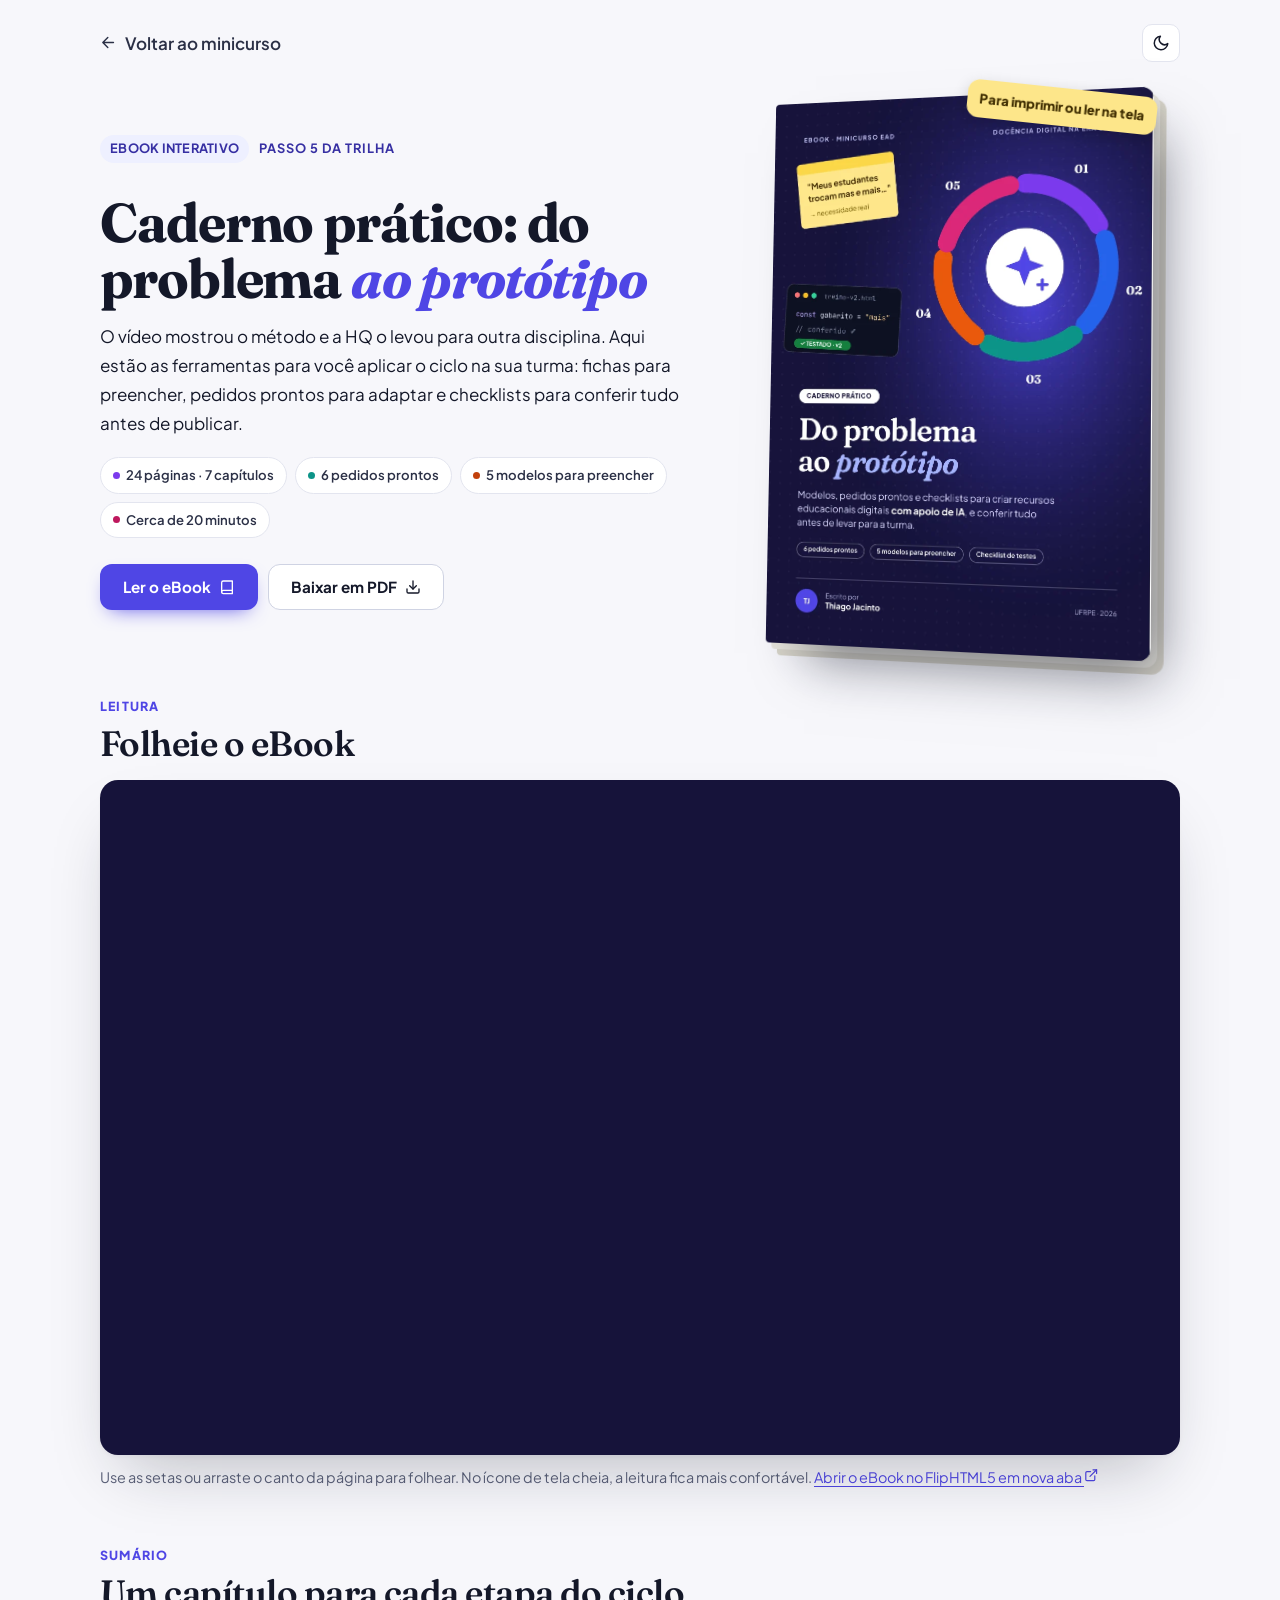
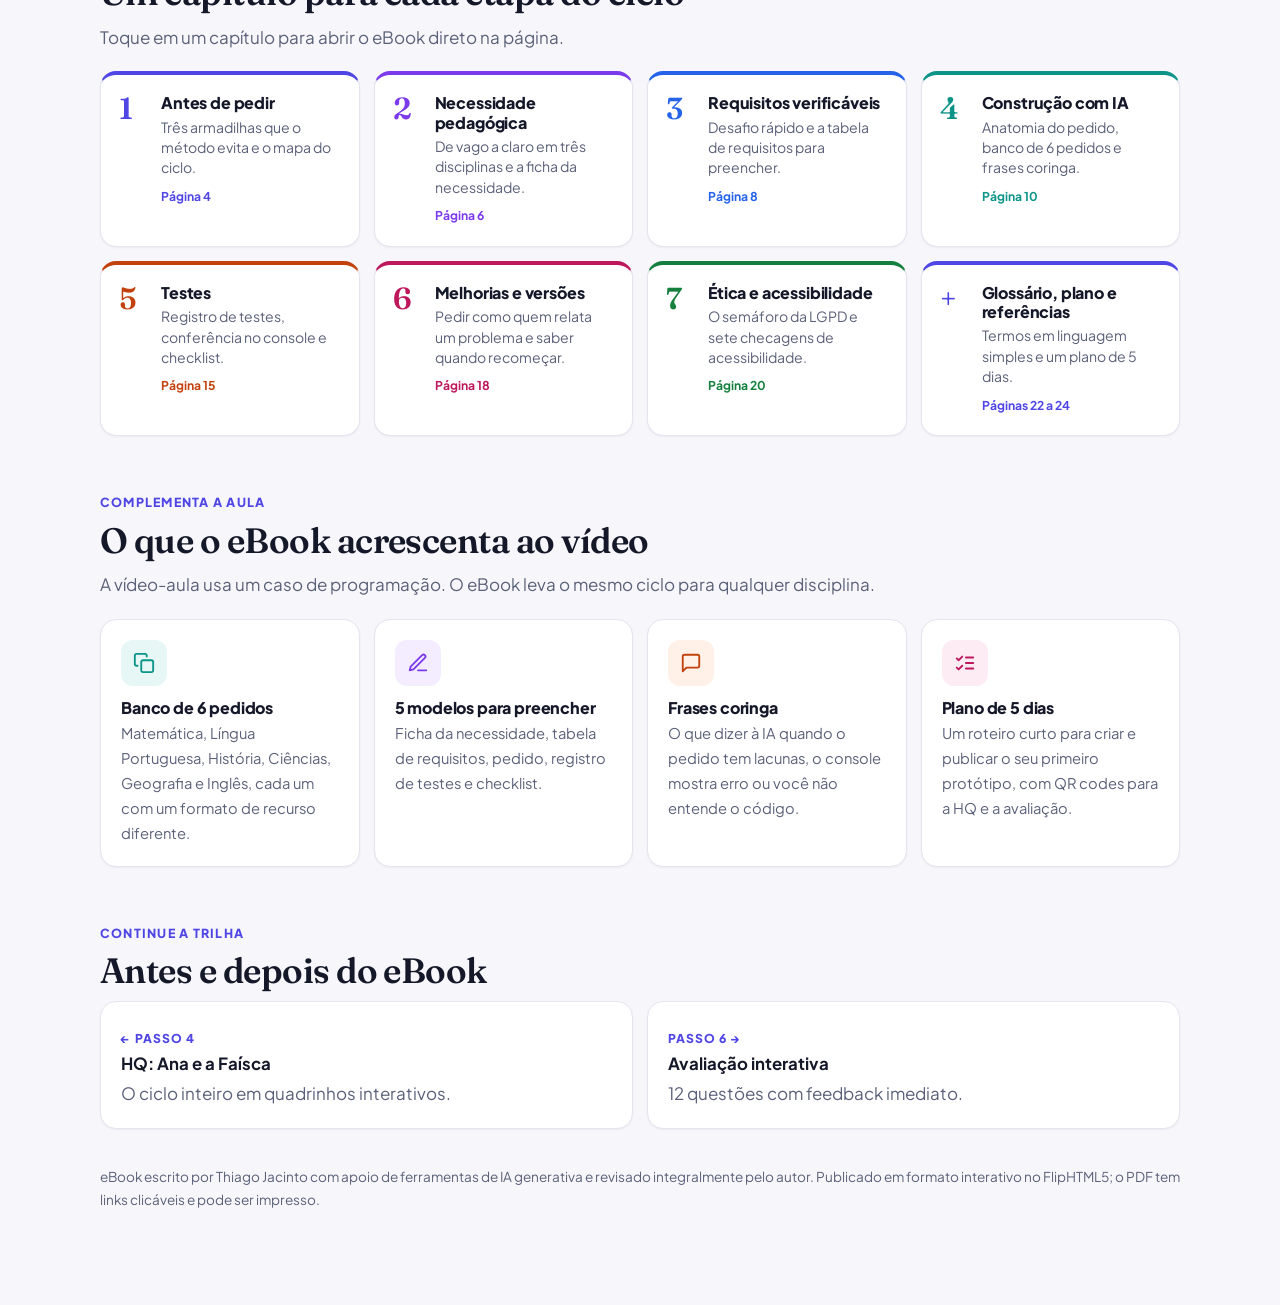
<file: ebook/index.html>
<!DOCTYPE html>
<html lang="pt-BR">
<head>
<meta charset="UTF-8">
<meta name="viewport" content="width=device-width, initial-scale=1.0">
<title>eBook · Caderno prático · Do problema ao protótipo</title>
<meta name="description" content="eBook interativo do minicurso Do problema ao protótipo: modelos, pedidos prontos e checklists para criar recursos educacionais com apoio de IA.">
<link rel="preconnect" href="https://fonts.googleapis.com">
<link rel="preconnect" href="https://fonts.gstatic.com" crossorigin>
<link href="https://fonts.googleapis.com/css2?family=Fraunces:ital,opsz,wght@0,9..144,600;1,9..144,600&family=JetBrains+Mono:wght@400;700&family=Plus+Jakarta+Sans:wght@400;500;600;700;800&display=swap" rel="stylesheet">
<link rel="stylesheet" href="../assets/css/style.css">
<script>
  try { var t = localStorage.getItem("tema"); if (t) document.documentElement.dataset.theme = t; } catch (e) {}

  /* =====================================================================
     LINK DO eBOOK NO FLIPHTML5
     Depois de publicar o PDF no FlipHTML5, cole o link entre as aspas.
     Exemplo: "https://online.fliphtml5.com/abcde/fghi/"
     Com o link preenchido, a página mostra o flipbook e todos os botões
     passam a abrir o eBook no FlipHTML5.
  ===================================================================== */
  window.EBOOK_FLIP_URL = "https://online.fliphtml5.com/stprnr/do-problema-ao-prototipo-ebook/";
</script>
<style>
  .eb-wrap { max-width: 1120px; margin: 0 auto; padding: 24px 20px 80px; }
  .eb-top { display: flex; align-items: center; justify-content: space-between; margin-bottom: 22px; }
  .back-link { display: inline-flex; align-items: center; gap: 8px; font-weight: 600; color: var(--ink-2); text-decoration: none; }
  .back-link .i { transform: rotate(180deg); }
  .back-link:hover { color: var(--primary); }

  .eb-hero { display: grid; grid-template-columns: 1.15fr .85fr; gap: 48px; align-items: center; padding: 18px 0 30px; }
  .eb-hero .eyebrow .pill { background: var(--primary-soft); color: var(--primary-ink); }
  .eb-hero h1 { font-family: var(--display); font-size: clamp(2.1rem, 1.5rem + 2.6vw, 3.4rem); line-height: 1.04; letter-spacing: -.02em; margin: 14px 0 14px; }
  .eb-hero h1 em { color: var(--primary); }
  .eb-hero .lead { max-width: 52ch; }
  .facts { display: flex; flex-wrap: wrap; gap: 8px; margin: 20px 0 26px; }
  .eb-actions { display: flex; flex-wrap: wrap; gap: 10px; }
  .book { position: relative; perspective: 1400px; justify-self: center; width: min(100%, 380px); }
  .book img { display: block; width: 100%; height: auto; border-radius: 4px 12px 12px 4px; transform: rotateY(-14deg) rotateX(3deg); transform-origin: left center;
    box-shadow: -2px 0 0 #0b0a24 inset, 24px 30px 50px -18px rgba(20,24,41,.55), 6px 6px 0 #e6e4dc, 12px 12px 0 #d7d4c9; transition: transform .5s ease; }
  .book:hover img { transform: rotateY(-4deg) rotateX(1deg); }
  .book .sticker { position: absolute; top: -14px; right: -6px; background: #fde68a; color: #3f2d00; font-weight: 800; font-size: .82rem; padding: 8px 12px; border-radius: 12px; transform: rotate(6deg); box-shadow: 0 6px 16px rgba(0,0,0,.18); }

  .flip-section { margin-top: 26px; }
  .flip-frame { position: relative; width: 100%; aspect-ratio: 16 / 10; border-radius: 18px; overflow: hidden; background: #16133a; box-shadow: var(--shadow-lg); }
  .flip-frame iframe { position: absolute; inset: 0; width: 100%; height: 100%; border: 0; }
  .flip-note { margin-top: 10px; font-size: .9rem; color: var(--muted); }
  .flip-fallback { display: grid; grid-template-columns: repeat(4, 1fr); gap: 14px; }
  .flip-fallback a { display: block; border-radius: 10px; overflow: hidden; border: 1px solid var(--line); background: #fff; box-shadow: var(--shadow); transition: transform .15s ease; }
  .flip-fallback a:hover { transform: translateY(-3px); }
  .flip-fallback img { display: block; width: 100%; height: auto; }

  .toc-grid { display: grid; grid-template-columns: repeat(auto-fit, minmax(min(100%, 240px), 1fr)); gap: 14px; }
  .toc-card { display: flex; gap: 14px; align-items: flex-start; padding: 18px; text-decoration: none; color: inherit; border-top: 4px solid var(--c); transition: transform .15s ease, border-color .15s ease; }
  .toc-card:hover { transform: translateY(-2px); }
  .toc-card .n { font-family: var(--display); font-weight: 600; font-size: 1.9rem; line-height: 1; color: var(--c); min-width: 28px; }
  .toc-card h3 { font-size: 1rem; margin: 0 0 4px; font-family: var(--font); font-weight: 800; }
  .toc-card p { margin: 0; font-size: .88rem; color: var(--muted); line-height: 1.45; }
  .toc-card .pg { display: inline-block; margin-top: 8px; font-size: .76rem; font-weight: 700; color: var(--c); }
  .s0 { --c: var(--primary); } .s6 { --c: var(--ok); }

  .feat { display: grid; grid-template-columns: repeat(auto-fit, minmax(min(100%, 230px), 1fr)); gap: 14px; }
  .feat .card { padding: 20px; }
  .feat .icon-box { margin-bottom: 12px; }
  .feat h3 { font-size: 1rem; margin-bottom: 4px; font-family: var(--font); font-weight: 800; }
  .feat p { margin: 0; font-size: .92rem; color: var(--muted); }

  .next-strip { display: grid; grid-template-columns: 1fr 1fr; gap: 14px; }
  .next-strip a { display: flex; gap: 14px; align-items: center; padding: 20px; text-decoration: none; color: inherit; }
  .next-strip .k { font-size: .76rem; font-weight: 800; letter-spacing: .08em; text-transform: uppercase; color: var(--primary); }
  .next-strip strong { display: block; font-size: 1.05rem; }

  .block { margin-top: 56px; }
  .block > h2 { font-family: var(--display); font-size: clamp(1.6rem, 1.3rem + 1.2vw, 2.2rem); margin: 6px 0 8px; }
  .block > .muted { margin-bottom: 20px; }
  .kick { font-size: .78rem; font-weight: 800; letter-spacing: .1em; text-transform: uppercase; color: var(--primary); }

  @media (max-width: 860px) {
    .eb-hero { grid-template-columns: 1fr; gap: 26px; }
    .book { order: -1; width: min(70%, 280px); }
    .flip-fallback { grid-template-columns: 1fr 1fr; }
    .next-strip { grid-template-columns: 1fr; }
    .flip-frame { aspect-ratio: 3 / 4; }
  }
</style>
</head>
<body>

<svg width="0" height="0" style="position:absolute" aria-hidden="true">
  <symbol id="i-arrow" viewBox="0 0 24 24"><path d="M5 12h14M13 5l7 7-7 7"/></symbol>
  <symbol id="i-moon" viewBox="0 0 24 24"><path d="M21 12.8A9 9 0 1 1 11.2 3a7 7 0 0 0 9.8 9.8z"/></symbol>
  <symbol id="i-sun" viewBox="0 0 24 24"><circle cx="12" cy="12" r="4"/><path d="M12 2v2M12 20v2M4.9 4.9l1.4 1.4M17.7 17.7l1.4 1.4M2 12h2M20 12h2M4.9 19.1l1.4-1.4M17.7 6.3l1.4-1.4"/></symbol>
  <symbol id="i-book" viewBox="0 0 24 24"><path d="M4 19.5A2.5 2.5 0 0 1 6.5 17H20V3H6.5A2.5 2.5 0 0 0 4 5.5z"/><path d="M4 19.5A2.5 2.5 0 0 0 6.5 22H20v-5"/></symbol>
  <symbol id="i-download" viewBox="0 0 24 24"><path d="M21 15v4a2 2 0 0 1-2 2H5a2 2 0 0 1-2-2v-4"/><path d="m7 10 5 5 5-5"/><path d="M12 15V3"/></symbol>
  <symbol id="i-pen" viewBox="0 0 24 24"><path d="M12 20h9"/><path d="M16.5 3.5a2.1 2.1 0 0 1 3 3L7 19l-4 1 1-4z"/></symbol>
  <symbol id="i-copy" viewBox="0 0 24 24"><rect x="9" y="9" width="13" height="13" rx="2"/><path d="M5 15H4a2 2 0 0 1-2-2V4a2 2 0 0 1 2-2h9a2 2 0 0 1 2 2v1"/></symbol>
  <symbol id="i-list" viewBox="0 0 24 24"><path d="m3 17 2 2 4-4"/><path d="m3 7 2 2 4-4"/><path d="M13 6h8M13 12h8M13 18h8"/></symbol>
  <symbol id="i-external" viewBox="0 0 24 24"><path d="M15 3h6v6"/><path d="M10 14 21 3"/><path d="M18 13v6a2 2 0 0 1-2 2H5a2 2 0 0 1-2-2V8a2 2 0 0 1 2-2h6"/></symbol>
  <symbol id="i-message" viewBox="0 0 24 24"><path d="M21 15a2 2 0 0 1-2 2H7l-4 4V5a2 2 0 0 1 2-2h14a2 2 0 0 1 2 2z"/></symbol>
  <symbol id="i-quiz" viewBox="0 0 24 24"><circle cx="12" cy="12" r="10"/><path d="M9.1 9a3 3 0 0 1 5.8 1c0 2-3 3-3 3M12 17h.01"/></symbol>
</svg>

<main class="eb-wrap" id="conteudo">
  <div class="eb-top">
    <a class="back-link" href="../index.html#materiais"><svg class="i"><use href="#i-arrow"/></svg> Voltar ao minicurso</a>
    <button class="theme-toggle" id="theme-toggle" type="button" aria-label="Alternar tema claro/escuro"><svg class="i"><use href="#i-moon"/></svg></button>
  </div>

  <section class="eb-hero" aria-labelledby="eb-title">
    <div>
      <div class="eyebrow"><span class="pill">eBook interativo</span> Passo 5 da trilha</div>
      <h1 id="eb-title">Caderno prático: do problema <em>ao protótipo</em></h1>
      <p class="lead">O vídeo mostrou o método e a HQ o levou para outra disciplina. Aqui estão as ferramentas para você aplicar o ciclo na sua turma: fichas para preencher, pedidos prontos para adaptar e checklists para conferir tudo antes de publicar.</p>
      <div class="facts">
        <span class="chip" style="--dot: var(--s1)">24 páginas · 7 capítulos</span>
        <span class="chip" style="--dot: var(--s3)">6 pedidos prontos</span>
        <span class="chip" style="--dot: var(--s4)">5 modelos para preencher</span>
        <span class="chip" style="--dot: var(--s5)">Cerca de 20 minutos</span>
      </div>
      <div class="eb-actions">
        <a class="btn btn-primary js-read" href="#leitura">Ler o eBook <svg class="i"><use href="#i-book"/></svg></a>
        <a class="btn btn-ghost" href="do-problema-ao-prototipo-ebook.pdf" download>Baixar em PDF <svg class="i"><use href="#i-download"/></svg></a>
      </div>
    </div>
    <a class="book js-read" href="#leitura" aria-label="Abrir o eBook">
      <img src="capa.webp" width="759" height="1075" alt="Capa do eBook Do problema ao protótipo: caderno prático, de Thiago Jacinto.">
      <span class="sticker">Para imprimir ou ler na tela</span>
    </a>
  </section>

  <!-- LEITURA -->
  <section class="flip-section" id="leitura" aria-labelledby="leitura-titulo">
    <div class="kick">Leitura</div>
    <h2 id="leitura-titulo" style="font-family:var(--display);font-size:clamp(1.6rem,1.3rem + 1.2vw,2.2rem);margin:6px 0 14px">Folheie o eBook</h2>
    <div id="flip-on" hidden>
      <div class="flip-frame"><iframe id="flip-iframe" title="eBook Do problema ao protótipo no FlipHTML5" allowfullscreen loading="lazy"></iframe></div>
      <p class="flip-note">Use as setas ou arraste o canto da página para folhear. No ícone de tela cheia, a leitura fica mais confortável. <a id="flip-open" href="#" target="_blank" rel="noopener">Abrir o eBook no FlipHTML5 em nova aba <svg class="i"><use href="#i-external"/></svg></a></p>
    </div>
    <div id="flip-off">
      <div class="flip-fallback">
        <a href="do-problema-ao-prototipo-ebook.pdf#page=1" target="_blank" rel="noopener"><img src="capa.webp" alt="Capa do eBook" loading="lazy"></a>
        <a href="do-problema-ao-prototipo-ebook.pdf#page=3" target="_blank" rel="noopener"><img src="pagina-03.webp" alt="Página 3: sumário" loading="lazy"></a>
        <a href="do-problema-ao-prototipo-ebook.pdf#page=11" target="_blank" rel="noopener"><img src="pagina-11.webp" alt="Página 11: banco de pedidos prontos" loading="lazy"></a>
        <a href="do-problema-ao-prototipo-ebook.pdf#page=17" target="_blank" rel="noopener"><img src="pagina-17.webp" alt="Página 17: checklist antes de publicar" loading="lazy"></a>
      </div>
      <p class="flip-note">Toque em uma página para abrir o eBook completo. Os links do sumário e das páginas são clicáveis.</p>
    </div>
  </section>

  <!-- SUMÁRIO -->
  <section class="block" aria-labelledby="sumario-titulo">
    <div class="kick">Sumário</div>
    <h2 id="sumario-titulo">Um capítulo para cada etapa do ciclo</h2>
    <p class="muted">Toque em um capítulo para abrir o eBook direto na página.</p>
    <div class="toc-grid">
      <a class="card toc-card s0 js-page" data-p="4" href="#"><span class="n">1</span><div><h3>Antes de pedir</h3><p>Três armadilhas que o método evita e o mapa do ciclo.</p><span class="pg">Página 4</span></div></a>
      <a class="card toc-card step-1 js-page" data-p="6" href="#"><span class="n">2</span><div><h3>Necessidade pedagógica</h3><p>De vago a claro em três disciplinas e a ficha da necessidade.</p><span class="pg">Página 6</span></div></a>
      <a class="card toc-card step-2 js-page" data-p="8" href="#"><span class="n">3</span><div><h3>Requisitos verificáveis</h3><p>Desafio rápido e a tabela de requisitos para preencher.</p><span class="pg">Página 8</span></div></a>
      <a class="card toc-card step-3 js-page" data-p="10" href="#"><span class="n">4</span><div><h3>Construção com IA</h3><p>Anatomia do pedido, banco de 6 pedidos e frases coringa.</p><span class="pg">Página 10</span></div></a>
      <a class="card toc-card step-4 js-page" data-p="15" href="#"><span class="n">5</span><div><h3>Testes</h3><p>Registro de testes, conferência no console e checklist.</p><span class="pg">Página 15</span></div></a>
      <a class="card toc-card step-5 js-page" data-p="18" href="#"><span class="n">6</span><div><h3>Melhorias e versões</h3><p>Pedir como quem relata um problema e saber quando recomeçar.</p><span class="pg">Página 18</span></div></a>
      <a class="card toc-card s6 js-page" data-p="20" href="#"><span class="n">7</span><div><h3>Ética e acessibilidade</h3><p>O semáforo da LGPD e sete checagens de acessibilidade.</p><span class="pg">Página 20</span></div></a>
      <a class="card toc-card s0 js-page" data-p="22" href="#"><span class="n">+</span><div><h3>Glossário, plano e referências</h3><p>Termos em linguagem simples e um plano de 5 dias.</p><span class="pg">Páginas 22 a 24</span></div></a>
    </div>
  </section>

  <!-- O QUE O eBOOK ACRESCENTA -->
  <section class="block" aria-labelledby="acrescenta-titulo">
    <div class="kick">Complementa a aula</div>
    <h2 id="acrescenta-titulo">O que o eBook acrescenta ao vídeo</h2>
    <p class="muted">A vídeo-aula usa um caso de programação. O eBook leva o mesmo ciclo para qualquer disciplina.</p>
    <div class="feat">
      <div class="card step-3"><div class="icon-box"><svg class="i"><use href="#i-copy"/></svg></div><h3>Banco de 6 pedidos</h3><p>Matemática, Língua Portuguesa, História, Ciências, Geografia e Inglês, cada um com um formato de recurso diferente.</p></div>
      <div class="card step-1"><div class="icon-box"><svg class="i"><use href="#i-pen"/></svg></div><h3>5 modelos para preencher</h3><p>Ficha da necessidade, tabela de requisitos, pedido, registro de testes e checklist.</p></div>
      <div class="card step-4"><div class="icon-box"><svg class="i"><use href="#i-message"/></svg></div><h3>Frases coringa</h3><p>O que dizer à IA quando o pedido tem lacunas, o console mostra erro ou você não entende o código.</p></div>
      <div class="card step-5"><div class="icon-box"><svg class="i"><use href="#i-list"/></svg></div><h3>Plano de 5 dias</h3><p>Um roteiro curto para criar e publicar o seu primeiro protótipo, com QR codes para a HQ e a avaliação.</p></div>
    </div>
  </section>

  <!-- PRÓXIMOS -->
  <section class="block" aria-labelledby="proximo-titulo">
    <div class="kick">Continue a trilha</div>
    <h2 id="proximo-titulo">Antes e depois do eBook</h2>
    <div class="next-strip">
      <a class="card" href="../quadrinhos/"><div><span class="k">← Passo 4</span><strong>HQ: Ana e a Faísca</strong><span class="muted">O ciclo inteiro em quadrinhos interativos.</span></div></a>
      <a class="card" href="../avaliacao/"><div><span class="k">Passo 6 →</span><strong>Avaliação interativa</strong><span class="muted">12 questões com feedback imediato.</span></div></a>
    </div>
  </section>

  <p class="muted" style="font-size:.85rem;margin-top:36px">eBook escrito por Thiago Jacinto com apoio de ferramentas de IA generativa e revisado integralmente pelo autor. Publicado em formato interativo no FlipHTML5; o PDF tem links clicáveis e pode ser impresso.</p>
</main>

<script>
(function () {
  "use strict";
  var FLIP = (window.EBOOK_FLIP_URL || "").trim();
  var PDF = "do-problema-ao-prototipo-ebook.pdf";
  function pageUrl(p) {
    if (FLIP) return FLIP.replace(/#.*$/, "") + "#p=" + p;
    return PDF + "#page=" + p;
  }
  if (FLIP) {
    document.getElementById("flip-on").hidden = false;
    document.getElementById("flip-off").hidden = true;
    document.getElementById("flip-iframe").src = FLIP;
    document.getElementById("flip-open").href = FLIP;
  }
  document.querySelectorAll(".js-page").forEach(function (a) {
    a.href = pageUrl(a.dataset.p);
    a.target = "_blank"; a.rel = "noopener";
  });

  /* tema */
  var root = document.documentElement, btn = document.getElementById("theme-toggle"), sys = matchMedia("(prefers-color-scheme: dark)");
  function cur() { return root.dataset.theme || (sys.matches ? "dark" : "light"); }
  function paint() { var d = cur() === "dark"; btn.querySelector("use").setAttribute("href", d ? "#i-sun" : "#i-moon"); btn.setAttribute("aria-label", d ? "Usar tema claro" : "Usar tema escuro"); }
  btn.addEventListener("click", function () { var n = cur() === "dark" ? "light" : "dark"; root.dataset.theme = n; try { localStorage.setItem("tema", n); } catch (e) {} paint(); });
  sys.addEventListener("change", paint); paint();
})();
</script>
</body>
</html>
</file>
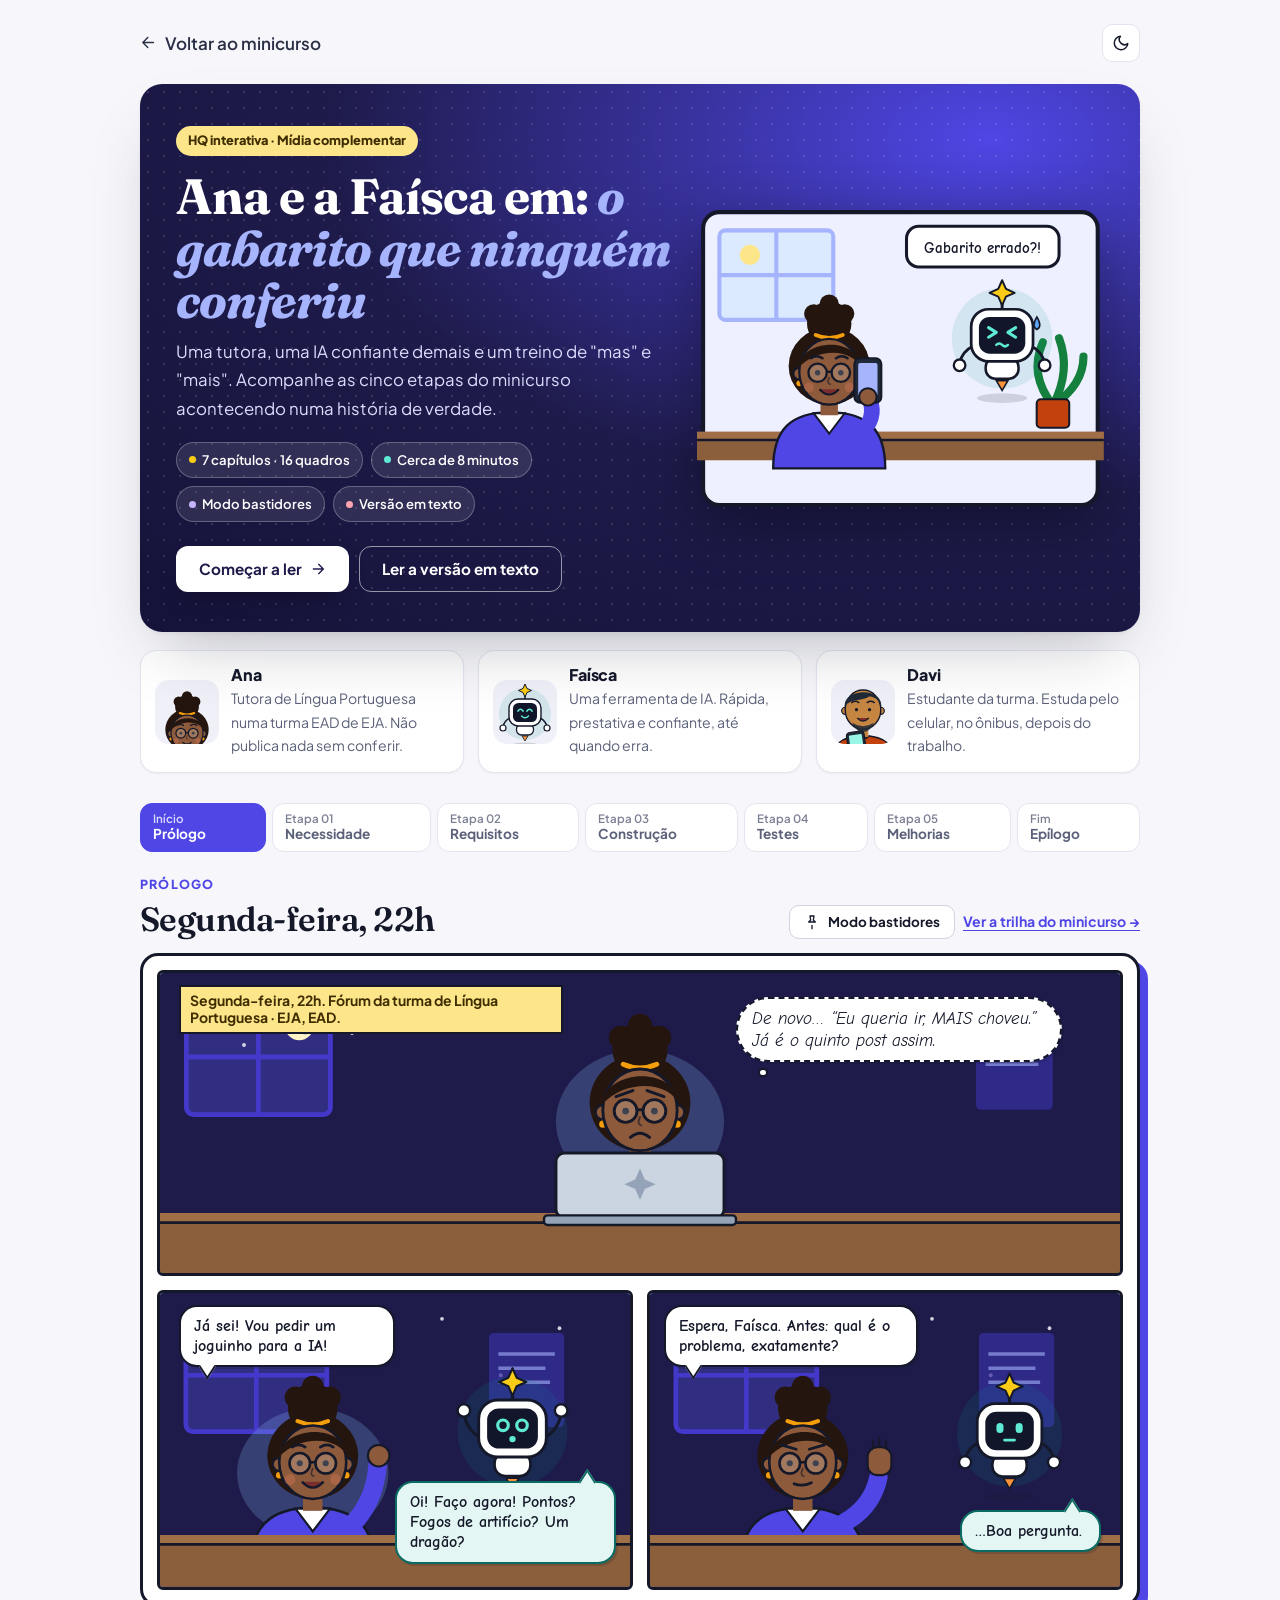
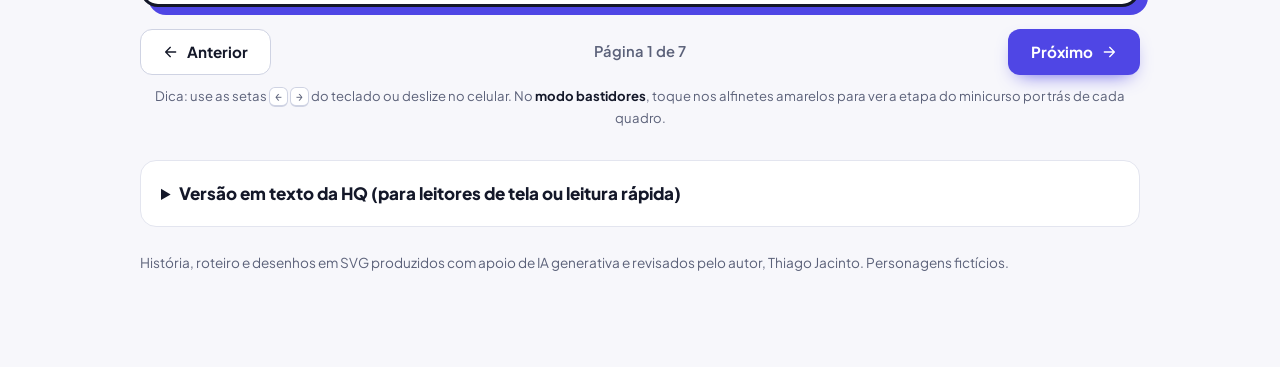
<file: quadrinhos/index.html>
<!DOCTYPE html>
<html lang="pt-BR">
<head>
<meta charset="UTF-8">
<meta name="viewport" content="width=device-width, initial-scale=1.0">
<title>HQ · Ana e a Faísca · Do problema ao protótipo</title>
<meta name="description" content="História em quadrinhos interativa do minicurso Do problema ao protótipo: o ciclo de criação de um recurso educacional com apoio de IA.">
<link rel="preconnect" href="https://fonts.googleapis.com">
<link rel="preconnect" href="https://fonts.gstatic.com" crossorigin>
<link href="https://fonts.googleapis.com/css2?family=Comic+Neue:wght@400;700&family=Fraunces:ital,opsz,wght@0,9..144,600;1,9..144,600&family=JetBrains+Mono:wght@400;700&family=Plus+Jakarta+Sans:wght@400;500;600;700;800&display=swap" rel="stylesheet">
<link rel="stylesheet" href="../assets/css/style.css">
<script>
  try { var t = localStorage.getItem("tema"); if (t) document.documentElement.dataset.theme = t; } catch (e) {}
</script>
<style>
  .hq-wrap { max-width: 1040px; margin: 0 auto; padding: 24px 20px 80px; }
  .hq-top { display: flex; align-items: center; justify-content: space-between; gap: 12px; margin-bottom: 22px; }
  .back-link { display: inline-flex; align-items: center; gap: 8px; font-weight: 600; color: var(--ink-2); text-decoration: none; }
  .back-link .i { transform: rotate(180deg); }
  .back-link:hover { color: var(--primary); }
  .top-actions { display: flex; gap: 8px; align-items: center; }

  /* ---------- Capa ---------- */
  .hq-cover {
    position: relative; overflow: hidden; border-radius: 22px; padding: 40px 36px;
    background: radial-gradient(120% 120% at 85% 10%, #4f46e5 0%, #1e1b4b 55%, #16133a 100%);
    color: #fff; display: grid; grid-template-columns: 1.1fr .9fr; gap: 24px; align-items: center;
    box-shadow: var(--shadow-lg);
  }
  .hq-cover::before { content: ""; position: absolute; inset: 0; background-image: radial-gradient(rgba(255,255,255,.12) 1.2px, transparent 1.4px); background-size: 16px 16px; pointer-events: none; }
  .hq-cover > * { position: relative; }
  .hq-cover .pill { display: inline-block; background: #fde68a; color: #3f2d00; font-weight: 800; font-size: .8rem; padding: 4px 12px; border-radius: 999px; }
  .hq-cover h1 { color: #fff; font-family: var(--display); font-size: clamp(2rem, 1.4rem + 2.6vw, 3.1rem); line-height: 1.05; margin: 14px 0 12px; letter-spacing: -.02em; }
  .hq-cover h1 em { color: #a5b4fc; }
  .hq-cover p { color: #dcdcff; font-size: 1.05rem; max-width: 46ch; }
  .hq-cover .chips { display: flex; flex-wrap: wrap; gap: 8px; margin: 18px 0 24px; }
  .hq-cover .chip { background: rgba(255,255,255,.1); color: #fff; border-color: rgba(255,255,255,.25); }
  .hq-cover .actions { display: flex; flex-wrap: wrap; gap: 10px; }
  .cover-art svg { width: 100%; height: auto; display: block; filter: drop-shadow(0 18px 30px rgba(0,0,0,.35)); }
  .cast { display: grid; grid-template-columns: repeat(3, 1fr); gap: 14px; margin-top: 18px; }
  .cast .card { display: flex; gap: 12px; align-items: center; padding: 14px; }
  .cast .card > span { flex: none; line-height: 0; }
  .cast svg { width: 64px; height: 64px; flex: none; border-radius: 14px; background: var(--bg-alt); }
  .cast h3 { font-size: 1rem; margin: 0; font-family: var(--font); font-weight: 800; }
  .cast p { margin: 2px 0 0; font-size: .88rem; color: var(--muted); }

  /* ---------- Leitor ---------- */
  .reader { margin-top: 30px; }
  .acts { display: flex; gap: 6px; overflow-x: auto; padding-bottom: 6px; margin-bottom: 16px; scrollbar-width: thin; }
  .act-tab {
    flex: 1 0 auto; font: inherit; font-size: .85rem; font-weight: 700; color: var(--muted); cursor: pointer;
    background: var(--surface); border: 1.5px solid var(--line); border-radius: 12px; padding: 8px 12px; text-align: left; line-height: 1.2;
  }
  .act-tab small { display: block; font-weight: 600; font-size: .72rem; opacity: .8; }
  .act-tab[aria-current="true"] { color: #fff; background: var(--ac, var(--primary)); border-color: var(--ac, var(--primary)); }
  .act-tab.seen:not([aria-current="true"]) { border-color: var(--ac); color: var(--ink-2); }

  .act-head { display: flex; align-items: flex-end; justify-content: space-between; gap: 16px; margin-bottom: 14px; }
  .act-head .kick { font-size: .78rem; font-weight: 800; letter-spacing: .1em; text-transform: uppercase; color: var(--ac); }
  .act-head h2 { font-family: var(--display); font-size: clamp(1.5rem, 1.2rem + 1.2vw, 2.1rem); margin: 4px 0 0; }
  .act-head .stage-link { font-size: .88rem; font-weight: 700; color: var(--ac); white-space: nowrap; }

  .comic-page {
    display: grid; grid-template-columns: 1fr 1fr; gap: 14px; padding: 14px; border-radius: 18px;
    background: #fff; border: 3px solid #141829; box-shadow: 8px 8px 0 var(--ac, var(--primary));
  }
  .comic-page:focus { outline: 3px solid var(--primary); outline-offset: 4px; }
  .panel { position: relative; margin: 0; container-type: inline-size; border: 3px solid #141829; border-radius: 6px; overflow: hidden; background: #eef0ff; }
  .panel.wide { grid-column: 1 / -1; }
  .panel svg.art { display: block; width: 100%; height: auto; }

  .bubble {
    position: absolute; z-index: 2; margin: 0; padding: .55em .8em; background: #fff; color: #141829;
    border: 2px solid #141829; border-radius: 1.1em; font-family: "Comic Neue", "Comic Sans MS", var(--font);
    font-weight: 700; font-size: clamp(11px, 3.45cqw, 17px); line-height: 1.25; box-shadow: 2px 2px 0 rgba(20,24,41,.18);
  }
  .panel.wide .bubble { font-size: clamp(11px, 1.9cqw, 17px); }
  .bubble::after { content: ""; position: absolute; width: .9em; height: .9em; background: #fff; border: 2px solid #141829; border-top: 0; border-left: 0; }
  .bubble.t-bl::after { left: 1.2em; bottom: -.52em; transform: rotate(45deg) skew(12deg, 12deg); }
  .bubble.t-br::after { right: 1.2em; bottom: -.52em; transform: rotate(45deg) skew(12deg, 12deg); }
  .bubble.t-tl::after { left: 1.2em; top: -.52em; transform: rotate(-135deg) skew(12deg, 12deg); }
  .bubble.t-tr::after { right: 1.2em; top: -.52em; transform: rotate(-135deg) skew(12deg, 12deg); }
  .bubble.t-l::after { left: -.52em; top: 40%; transform: rotate(135deg) skew(12deg, 12deg); }
  .bubble.t-r::after { right: -.52em; top: 40%; transform: rotate(-45deg) skew(12deg, 12deg); }
  .bubble.t-none::after { display: none; }
  .bubble.think { border-style: dashed; border-radius: 2em; font-style: italic; font-weight: 400; }
  .bubble.think::after { width: .55em; height: .55em; border: 2px solid #141829; border-radius: 50%; transform: none; bottom: -1em; }
  .bubble.ai { background: #e3f6f3; border-color: #0b6b62; }
  .bubble.ai::after { background: #e3f6f3; border-color: #0b6b62; }
  .bubble.chat { border-radius: .6em; font-family: var(--font); font-weight: 500; font-size: clamp(10.5px, 2.85cqw, 15px); background: #fff; }
  .caption {
    position: absolute; z-index: 2; margin: 0; padding: .35em .65em; background: #fde68a; color: #3f2d00; border: 2px solid #141829;
    font-family: var(--font); font-weight: 700; font-size: clamp(10px, 2.8cqw, 14px); line-height: 1.25;
  }
  .panel.wide .caption { font-size: clamp(10px, 1.6cqw, 14px); }
  .who { position: absolute; width: 1px; height: 1px; overflow: hidden; clip: rect(0 0 0 0); white-space: nowrap; }

  /* bastidores */
  .notes-on .pin { display: grid; }
  .pin {
    display: none; position: absolute; z-index: 3; top: 8px; right: 8px; width: 34px; height: 34px; place-items: center;
    border-radius: 50%; border: 2px solid #141829; background: #facc15; color: #141829; cursor: pointer; box-shadow: 2px 2px 0 #141829;
    font-weight: 800; font-size: 15px;
  }
  .pin:hover { transform: translateY(-1px); }
  .note {
    position: absolute; z-index: 4; inset: auto 8px 8px 8px; background: #fffbea; color: #3f2d00; border: 2px solid #141829; border-radius: 10px;
    padding: 12px 14px; font-size: clamp(12px, 3cqw, 15px); line-height: 1.4; box-shadow: 4px 4px 0 rgba(20,24,41,.25);
  }
  .panel.wide .note { font-size: clamp(12px, 1.7cqw, 15px); max-width: 60%; left: auto; }
  .note b { display: block; font-size: .78em; letter-spacing: .08em; text-transform: uppercase; color: #a16207; margin-bottom: 2px; }
  .note a { color: #3730a3; font-weight: 700; }

  /* escolha interativa */
  .choice {
    position: absolute; z-index: 3; right: 3%; top: 10%; width: 40%; background: #fff; color: #141829; border: 3px solid #141829; border-radius: 14px;
    padding: 14px; box-shadow: 5px 5px 0 #c2410c; font-size: clamp(12px, 1.6cqw, 15px); line-height: 1.4;
  }
  .choice p { margin: 0 0 10px; font-weight: 700; }
  .choice .row { display: flex; gap: 8px; flex-wrap: wrap; }
  .choice button { font: inherit; font-weight: 800; padding: 8px 12px; border-radius: 10px; border: 2px solid #141829; background: #eef0ff; cursor: pointer; color: #141829; }
  .choice button:hover { background: #dfe3ff; }
  .choice .fb { margin: 10px 0 0; font-weight: 600; }
  .reveal-later { display: none; }
  .revealed .reveal-later { display: block; }

  /* navegação */
  .nav-row { display: flex; align-items: center; justify-content: space-between; gap: 12px; margin-top: 22px; }
  .nav-row .count { color: var(--muted); font-weight: 600; font-size: .92rem; }
  .kbd-hint { color: var(--muted); font-size: .82rem; text-align: center; margin-top: 10px; }
  .toggle-notes[aria-pressed="true"] { background: #facc15; color: #141829; border-color: #141829; }

  /* fim */
  .the-end { margin-top: 30px; }
  .recap { display: grid; grid-template-columns: repeat(5, 1fr); gap: 10px; margin: 18px 0 22px; }
  .recap .card { padding: 14px; border-top: 5px solid var(--rc); }
  .recap b { color: var(--rc); font-size: .78rem; letter-spacing: .08em; text-transform: uppercase; }
  .recap p { margin: 6px 0 0; font-size: .9rem; color: var(--ink-2); }
  .next-links { display: flex; flex-wrap: wrap; gap: 10px; }

  /* transcrição */
  .transcript { margin-top: 30px; }
  .transcript details { background: var(--surface); border: 1.5px solid var(--line); border-radius: 16px; padding: 4px 20px; }
  .transcript summary { cursor: pointer; font-weight: 800; padding: 14px 0; }
  .transcript h3 { font-family: var(--display); font-size: 1.15rem; margin: 18px 0 6px; color: var(--ink); }
  .transcript .q { color: var(--muted); font-style: italic; margin: 10px 0 4px; }
  .transcript p { margin: 2px 0; }

  @media (max-width: 760px) {
    .hq-cover { grid-template-columns: 1fr; padding: 28px 22px; }
    .cover-art { order: -1; max-width: 340px; }
    .cast { grid-template-columns: 1fr; }
    .comic-page { grid-template-columns: 1fr; padding: 10px; gap: 10px; box-shadow: 5px 5px 0 var(--ac, var(--primary)); }
    .panel.wide .bubble { font-size: clamp(11px, 3.45cqw, 17px); }
    .panel.wide .caption { font-size: clamp(10px, 2.8cqw, 14px); }
    .panel.wide .note { max-width: none; left: 8px; font-size: clamp(12px, 3cqw, 15px); }
    .choice { position: static; width: auto; margin: 10px; box-shadow: 3px 3px 0 #c2410c; }
    .recap { grid-template-columns: 1fr 1fr; }
    .act-head { flex-direction: column; align-items: flex-start; gap: 6px; }
  }
  @media (prefers-reduced-motion: no-preference) {
    .comic-page.enter .panel { animation: pop .45s cubic-bezier(.2,.8,.3,1.2) both; }
    .comic-page.enter .panel:nth-child(2) { animation-delay: .08s; }
    .comic-page.enter .panel:nth-child(3) { animation-delay: .16s; }
    @keyframes pop { from { opacity: 0; transform: translateY(10px) scale(.98); } to { opacity: 1; transform: none; } }
  }
</style>
</head>
<body>

<svg width="0" height="0" style="position:absolute" aria-hidden="true">
  <symbol id="i-arrow" viewBox="0 0 24 24"><path d="M5 12h14M13 5l7 7-7 7"/></symbol>
  <symbol id="i-moon" viewBox="0 0 24 24"><path d="M21 12.8A9 9 0 1 1 11.2 3a7 7 0 0 0 9.8 9.8z"/></symbol>
  <symbol id="i-sun" viewBox="0 0 24 24"><circle cx="12" cy="12" r="4"/><path d="M12 2v2M12 20v2M4.9 4.9l1.4 1.4M17.7 17.7l1.4 1.4M2 12h2M20 12h2M4.9 19.1l1.4-1.4M17.7 6.3l1.4-1.4"/></symbol>
  <symbol id="i-book" viewBox="0 0 24 24"><path d="M4 19.5A2.5 2.5 0 0 1 6.5 17H20V3H6.5A2.5 2.5 0 0 0 4 5.5z"/><path d="M4 19.5A2.5 2.5 0 0 0 6.5 22H20v-5"/></symbol>
  <symbol id="i-pin" viewBox="0 0 24 24"><path d="M12 17v5M9 3h6l-1 6 3 3H7l3-3z"/></symbol>
  <symbol id="i-play" viewBox="0 0 24 24"><path d="M7 4.5v15l12.5-7.5z"/></symbol>
  <symbol id="i-file" viewBox="0 0 24 24"><path d="M14 2H6a2 2 0 0 0-2 2v16a2 2 0 0 0 2 2h12a2 2 0 0 0 2-2V8z"/><path d="M14 2v6h6"/></symbol>
</svg>

<main class="hq-wrap" id="conteudo">
  <div class="hq-top">
    <a class="back-link" href="../index.html#trilha"><svg class="i"><use href="#i-arrow"/></svg> Voltar ao minicurso</a>
    <div class="top-actions">
      <button class="theme-toggle" id="theme-toggle" type="button" aria-label="Alternar tema claro/escuro"><svg class="i"><use href="#i-moon"/></svg></button>
    </div>
  </div>

  <!-- CAPA -->
  <section class="hq-cover" aria-labelledby="hq-title">
    <div>
      <span class="pill">HQ interativa · Mídia complementar</span>
      <h1 id="hq-title">Ana e a Faísca em: <em>o gabarito que ninguém conferiu</em></h1>
      <p>Uma tutora, uma IA confiante demais e um treino de "mas" e "mais". Acompanhe as cinco etapas do minicurso acontecendo numa história de verdade.</p>
      <div class="chips">
        <span class="chip" style="--dot:#facc15">7 capítulos · 16 quadros</span>
        <span class="chip" style="--dot:#5eead4">Cerca de 8 minutos</span>
        <span class="chip" style="--dot:#c4b5fd">Modo bastidores</span>
        <span class="chip" style="--dot:#fda4af">Versão em texto</span>
      </div>
      <div class="actions">
        <a class="btn btn-light" href="#leitor" id="btn-start">Começar a ler <svg class="i"><use href="#i-arrow"/></svg></a>
        <a class="btn btn-outline-light" href="#transcricao">Ler a versão em texto</a>
      </div>
    </div>
    <div class="cover-art" id="cover-art" aria-hidden="true"></div>
  </section>

  <div class="cast" aria-label="Personagens">
    <div class="card"><span id="cast-ana" aria-hidden="true"></span><div><h3>Ana</h3><p>Tutora de Língua Portuguesa numa turma EAD de EJA. Não publica nada sem conferir.</p></div></div>
    <div class="card"><span id="cast-faisca" aria-hidden="true"></span><div><h3>Faísca</h3><p>Uma ferramenta de IA. Rápida, prestativa e confiante, até quando erra.</p></div></div>
    <div class="card"><span id="cast-davi" aria-hidden="true"></span><div><h3>Davi</h3><p>Estudante da turma. Estuda pelo celular, no ônibus, depois do trabalho.</p></div></div>
  </div>

  <!-- LEITOR -->
  <section class="reader" id="leitor" aria-labelledby="act-title">
    <nav class="acts" id="acts" aria-label="Capítulos da HQ"></nav>
    <div class="act-head">
      <div><div class="kick" id="act-kick"></div><h2 id="act-title"></h2></div>
      <div style="display:flex;gap:8px;align-items:center;flex-wrap:wrap">
        <button class="btn btn-ghost btn-sm toggle-notes" id="toggle-notes" type="button" aria-pressed="false"><svg class="i"><use href="#i-pin"/></svg> Modo bastidores</button>
        <a class="stage-link" id="stage-link" href="#"></a>
      </div>
    </div>
    <div class="comic-page" id="page" tabindex="-1" aria-live="polite"></div>
    <div class="nav-row">
      <button class="btn btn-ghost" id="prev" type="button"><svg class="i" style="transform:rotate(180deg)"><use href="#i-arrow"/></svg> Anterior</button>
      <span class="count" id="count"></span>
      <button class="btn btn-primary" id="next" type="button">Próximo <svg class="i"><use href="#i-arrow"/></svg></button>
    </div>
    <p class="kbd-hint">Dica: use as setas <kbd>←</kbd> <kbd>→</kbd> do teclado ou deslize no celular. No <strong>modo bastidores</strong>, toque nos alfinetes amarelos para ver a etapa do minicurso por trás de cada quadro.</p>
  </section>

  <!-- FIM -->
  <section class="the-end" id="fim" hidden aria-labelledby="fim-titulo">
    <div class="card" style="padding:26px">
      <span class="pill">Fim da HQ</span>
      <h2 id="fim-titulo" style="font-family:var(--display);margin:10px 0 4px">O que a Ana fez, etapa por etapa</h2>
      <p class="muted">A história seguiu o mesmo ciclo da vídeo-aula, agora em outra disciplina.</p>
      <div class="recap">
        <div class="card" style="--rc:var(--s1)"><b>01 Necessidade</b><p>Descreveu quem aprende, o erro real e como saberia se deu certo.</p></div>
        <div class="card" style="--rc:var(--s2)"><b>02 Requisitos</b><p>Trocou "bonito" por "letra grande e bom contraste": algo que dá para testar.</p></div>
        <div class="card" style="--rc:var(--s3)"><b>03 Construção</b><p>Escreveu um pedido em seis partes, sem dados de estudantes.</p></div>
        <div class="card" style="--rc:var(--s4)"><b>04 Testes</b><p>Errou de propósito, conferiu os gabaritos e testou no celular.</p></div>
        <div class="card" style="--rc:var(--s5)"><b>05 Melhorias</b><p>Relatou dois problemas com precisão e testou a v2 de novo.</p></div>
      </div>
      <div class="next-links">
        <a class="btn btn-primary" href="../ebook/">Abrir o eBook: use o pedido da Ana <svg class="i"><use href="#i-book"/></svg></a>
        <a class="btn btn-ghost" href="../curso.html#demonstracao">Testar o protótipo do minicurso</a>
        <a class="btn btn-ghost" href="../avaliacao/">Fazer a avaliação</a>
        <button class="btn btn-ghost" type="button" id="restart">Ler de novo</button>
      </div>
    </div>
  </section>

  <!-- TRANSCRIÇÃO -->
  <section class="transcript" id="transcricao" aria-labelledby="transcricao-titulo">
    <details id="transcript-details">
      <summary id="transcricao-titulo">Versão em texto da HQ (para leitores de tela ou leitura rápida)</summary>
      <div id="transcript-body"></div>
    </details>
  </section>

  <p class="muted" style="font-size:.85rem;margin-top:24px">História, roteiro e desenhos em SVG produzidos com apoio de IA generativa e revisados pelo autor, Thiago Jacinto. Personagens fictícios.</p>
</main>

<script>
(function () {
  "use strict";

  /* =========================================================
     DESENHOS (SVG)  ·  personagens e cenários
  ========================================================= */
  const INK = "#141829";
  const C = { skinA: "#8d5a3b", hairA: "#24160f", shirtA: "#4f46e5", skinD: "#c68642", hairD: "#1f2937", shirtD: "#c2410c", teal: "#0d9488" };

  function mouth(m, y) {
    const map = {
      neutral: `<path d="M-7 ${y} h14" stroke="${INK}" stroke-width="2.4" stroke-linecap="round"/>`,
      happy: `<path d="M-10 ${y - 2} Q0 ${y + 9} 10 ${y - 2}" fill="#7a2e2e" stroke="${INK}" stroke-width="2.2" stroke-linejoin="round"/>`,
      smile: `<path d="M-8 ${y - 1} Q0 ${y + 6} 8 ${y - 1}" fill="none" stroke="${INK}" stroke-width="2.4" stroke-linecap="round"/>`,
      worried: `<path d="M-8 ${y + 3} Q0 ${y - 4} 8 ${y + 3}" fill="none" stroke="${INK}" stroke-width="2.4" stroke-linecap="round"/>`,
      oh: `<ellipse cx="0" cy="${y + 1}" rx="4.5" ry="5.5" fill="#7a2e2e" stroke="${INK}" stroke-width="2"/>`,
      think: `<path d="M-2 ${y + 1} q5 -3 9 0" fill="none" stroke="${INK}" stroke-width="2.4" stroke-linecap="round"/>`,
      firm: `<path d="M-8 ${y} Q0 ${y + 3} 8 ${y - 1}" fill="none" stroke="${INK}" stroke-width="2.6" stroke-linecap="round"/>`
    };
    return map[m] || map.neutral;
  }
  function brows(m, y) {
    const b = {
      worried: [`M-20 ${y + 1} L-6 ${y - 4}`, `M6 ${y - 4} L20 ${y + 1}`],
      firm: [`M-20 ${y - 4} L-6 ${y}`, `M6 ${y} L20 ${y - 4}`],
      oh: [`M-20 ${y - 6} Q-13 ${y - 10} -6 ${y - 6}`, `M6 ${y - 6} Q13 ${y - 10} 20 ${y - 6}`],
      think: [`M-20 ${y - 2} L-6 ${y - 2}`, `M6 ${y - 6} L20 ${y - 3}`]
    }[m] || [`M-19 ${y - 2} Q-13 ${y - 6} -7 ${y - 2}`, `M7 ${y - 2} Q13 ${y - 6} 19 ${y - 2}`];
    return b.map(d => `<path d="${d}" fill="none" stroke="${INK}" stroke-width="2.6" stroke-linecap="round"/>`).join("");
  }
  function hand(x, y, skin, r) { return `<circle cx="${x}" cy="${y}" r="${r || 9}" fill="${skin}" stroke="${INK}" stroke-width="2"/>`; }

  /* Ana: busto, origem no centro da base do tronco */
  function ana(x, y, s, o) {
    o = o || {};
    const m = o.mood || "neutral", lx = o.look ? o.look[0] : 0, ly = o.look ? o.look[1] : 0;
    let arm = "";
    if (o.arm === "up") arm = `<path d="M38 -44 Q58 -66 60 -98" stroke="${C.shirtA}" stroke-width="17" stroke-linecap="round" fill="none"/>${hand(61, -106, C.skinA, 10)}`;
    if (o.arm === "stop") arm = `<path d="M38 -44 Q64 -58 70 -86" stroke="${C.shirtA}" stroke-width="17" stroke-linecap="round" fill="none"/><rect x="60" y="-114" width="22" height="26" rx="9" fill="${C.skinA}" stroke="${INK}" stroke-width="2"/><path d="M65 -114v-6M71 -114v-8M77 -113v-6" stroke="${INK}" stroke-width="2" stroke-linecap="round"/>`;
    if (o.arm === "point") arm = `<path d="M40 -42 Q74 -52 100 -66" stroke="${C.shirtA}" stroke-width="16" stroke-linecap="round" fill="none"/>${hand(106, -69, C.skinA, 9)}<path d="M112 -72 l14 -6" stroke="${C.skinA}" stroke-width="6" stroke-linecap="round"/>`;
    if (o.arm === "chin") arm = `<path d="M-30 -20 Q-6 -36 2 -60" stroke="${C.shirtA}" stroke-width="16" stroke-linecap="round" fill="none"/>${hand(4, -66, C.skinA, 9)}`;
    if (o.arm === "phone") arm = `<path d="M36 -40 Q50 -56 40 -76" stroke="${C.shirtA}" stroke-width="16" stroke-linecap="round" fill="none"/><rect x="26" y="-114" width="28" height="46" rx="6" fill="#1f2937" stroke="${INK}" stroke-width="2"/><rect x="30" y="-109" width="20" height="34" rx="2" fill="#a5b4fc"/>${hand(40, -74, C.skinA, 9)}`;
    if (o.arm === "card") arm = `<path d="M38 -44 Q60 -62 64 -92" stroke="${C.shirtA}" stroke-width="17" stroke-linecap="round" fill="none"/>`;
    if (o.arm === "mug") arm = `<path d="M34 -36 Q54 -40 48 -60" stroke="${C.shirtA}" stroke-width="16" stroke-linecap="round" fill="none"/><rect x="36" y="-92" width="28" height="30" rx="5" fill="#fff" stroke="${INK}" stroke-width="2"/><path d="M64 -84 q10 2 0 14" fill="none" stroke="${INK}" stroke-width="2.4"/><path d="M44 -100 q4 -6 0 -12M54 -100 q4 -6 0 -12" fill="none" stroke="#94a3b8" stroke-width="2" stroke-linecap="round"/>${hand(46, -62, C.skinA, 8)}`;
    const glow = o.glow ? `<ellipse cx="0" cy="-90" rx="70" ry="60" fill="#93c5fd" opacity=".22"/>` : "";
    const blush = (m === "happy" || m === "smile") ? `<circle cx="-21" cy="-84" r="5" fill="#e07a5f" opacity=".35"/><circle cx="21" cy="-84" r="5" fill="#e07a5f" opacity=".35"/>` : "";
    return `<g transform="translate(${x} ${y}) scale(${o.flip ? -s : s} ${s})">
      ${glow}
      <ellipse cx="0" cy="-106" rx="42" ry="40" fill="${C.hairA}"/>
      <circle cx="0" cy="-150" r="23" fill="${C.hairA}"/><circle cx="-16" cy="-160" r="10" fill="${C.hairA}"/><circle cx="16" cy="-160" r="10" fill="${C.hairA}"/><circle cx="0" cy="-170" r="10" fill="${C.hairA}"/>
      <path d="M-14 -138 Q0 -132 14 -138" stroke="#f59e0b" stroke-width="4" fill="none" stroke-linecap="round"/>
      <path d="M-58 0 C-58 -40 -40 -58 0 -58 C40 -58 58 -40 58 0 Z" fill="${C.shirtA}" stroke="${INK}" stroke-width="2.4"/>
      <path d="M-16 -57 L0 -36 L16 -57 Z" fill="#fff" stroke="${INK}" stroke-width="2"/>
      <rect x="-9" y="-72" width="18" height="17" fill="${C.skinA}"/>
      <circle cx="-31" cy="-98" r="6" fill="${C.skinA}" stroke="${INK}" stroke-width="2"/><circle cx="31" cy="-98" r="6" fill="${C.skinA}" stroke="${INK}" stroke-width="2"/>
      <circle cx="-31" cy="-88" r="3" fill="#f59e0b"/><circle cx="31" cy="-88" r="3" fill="#f59e0b"/>
      <ellipse cx="0" cy="-100" rx="31" ry="34" fill="${C.skinA}" stroke="${INK}" stroke-width="2.4"/>
      <path d="M-32 -104 C-30 -134 30 -138 33 -104 C24 -124 -12 -126 -32 -104 Z" fill="${C.hairA}"/>
      ${blush}
      <circle cx="${-12 + lx}" cy="${-99 + ly}" r="${m === "oh" ? 3.6 : 2.8}" fill="${INK}"/><circle cx="${12 + lx}" cy="${-99 + ly}" r="${m === "oh" ? 3.6 : 2.8}" fill="${INK}"/>
      <circle cx="-12" cy="-99" r="9.5" fill="#fff" fill-opacity=".18" stroke="${INK}" stroke-width="2.4"/><circle cx="12" cy="-99" r="9.5" fill="#fff" fill-opacity=".18" stroke="${INK}" stroke-width="2.4"/>
      <path d="M-2.5 -100 h5" stroke="${INK}" stroke-width="2.4"/>
      ${brows(m, -112)}
      <path d="M0 -94 q-3 6 1 7" fill="none" stroke="${INK}" stroke-width="1.6" stroke-linecap="round" opacity=".6"/>
      ${mouth(m, -80)}
      ${arm}
    </g>`;
  }

  /* Davi: busto */
  function davi(x, y, s, o) {
    o = o || {};
    const m = o.mood || "happy";
    return `<g transform="translate(${x} ${y}) scale(${s})">
      <path d="M-56 0 C-56 -40 -38 -56 0 -56 C38 -56 56 -40 56 0 Z" fill="${C.shirtD}" stroke="${INK}" stroke-width="2.4"/>
      <path d="M-12 -56 Q0 -46 12 -56" fill="none" stroke="${INK}" stroke-width="2"/>
      <rect x="-9" y="-70" width="18" height="16" fill="${C.skinD}"/>
      <circle cx="-30" cy="-98" r="6" fill="${C.skinD}" stroke="${INK}" stroke-width="2"/><circle cx="30" cy="-98" r="6" fill="${C.skinD}" stroke="${INK}" stroke-width="2"/>
      <ellipse cx="0" cy="-100" rx="30" ry="33" fill="${C.skinD}" stroke="${INK}" stroke-width="2.4"/>
      <path d="M-31 -106 C-32 -136 32 -138 31 -106 C26 -118 18 -122 10 -122 C0 -114 -18 -120 -31 -106 Z" fill="${C.hairD}"/>
      <path d="M-18 -78 Q0 -66 18 -78 Q14 -64 0 -62 Q-14 -64 -18 -78Z" fill="${C.hairD}" opacity=".85"/>
      <circle cx="-11" cy="-100" r="2.8" fill="${INK}"/><circle cx="11" cy="-100" r="2.8" fill="${INK}"/>
      ${brows(m === "happy" ? "neutral" : m, -110)}
      ${mouth(m, -84)}
      <path d="M-34 -6 Q-20 -14 -12 -20" stroke="${C.shirtD}" stroke-width="15" stroke-linecap="round" fill="none"/>
      <rect x="-20" y="-64" width="30" height="46" rx="6" fill="#1f2937" stroke="${INK}" stroke-width="2" transform="rotate(-8)"/>
      <rect x="-16" y="-59" width="22" height="34" rx="2" fill="#99f6e4" transform="rotate(-8)"/>
      ${hand(-8, -22, C.skinD, 8)}
    </g>`;
  }

  /* Faísca: a IA */
  function faisca(x, y, s, o) {
    o = o || {};
    const m = o.mood || "happy", eye = "#5eead4";
    const eyes = {
      happy: `<path d="M-14 -6 q5 -7 10 0M4 -6 q5 -7 10 0" stroke="${eye}" stroke-width="3.4" fill="none" stroke-linecap="round"/>`,
      proud: `<path d="M-14 -4 q5 -7 10 0M4 -4 q5 -7 10 0" stroke="${eye}" stroke-width="3.4" fill="none" stroke-linecap="round"/><path d="M17 -14 l2 -5 2 5 5 2 -5 2 -2 5 -2 -5 -5 -2z" fill="#facc15"/>`,
      neutral: `<rect x="-13" y="-11" width="7" height="10" rx="3.5" fill="${eye}"/><rect x="6" y="-11" width="7" height="10" rx="3.5" fill="${eye}"/>`,
      oops: `<path d="M-14 -11 l8 5 -8 5M14 -11 l-8 5 8 5" stroke="${eye}" stroke-width="3.2" fill="none" stroke-linecap="round" stroke-linejoin="round"/>`,
      wow: `<circle cx="-9" cy="-6" r="5" fill="none" stroke="${eye}" stroke-width="3"/><circle cx="9" cy="-6" r="5" fill="none" stroke="${eye}" stroke-width="3"/>`
    }[m];
    const mth = { oops: `<path d="M-6 7 q3 -3 6 0 q3 3 6 0" stroke="${eye}" stroke-width="2.6" fill="none" stroke-linecap="round"/>`, wow: `<circle cx="0" cy="7" r="3" fill="${eye}"/>`, neutral: `<path d="M-5 6 h10" stroke="${eye}" stroke-width="2.6" stroke-linecap="round"/>` }[m] || `<path d="M-7 4 q7 7 14 0" stroke="${eye}" stroke-width="2.8" fill="none" stroke-linecap="round"/>`;
    const sweat = m === "oops" ? `<path d="M36 -22 q6 10 0 13 q-6 -3 0 -13z" fill="#60a5fa" stroke="${INK}" stroke-width="1.6"/>` : "";
    const arms = (m === "proud" || m === "wow")
      ? `<path d="M-30 6 q-14 -8 -16 -24M30 6 q14 -8 16 -24" stroke="${INK}" stroke-width="3" fill="none" stroke-linecap="round"/><circle cx="-46" cy="-20" r="6" fill="#fff" stroke="${INK}" stroke-width="2.4"/><circle cx="46" cy="-20" r="6" fill="#fff" stroke="${INK}" stroke-width="2.4"/>`
      : `<path d="M-30 8 q-12 6 -14 18M30 8 q12 6 14 18" stroke="${INK}" stroke-width="3" fill="none" stroke-linecap="round"/><circle cx="-44" cy="28" r="6" fill="#fff" stroke="${INK}" stroke-width="2.4"/><circle cx="44" cy="28" r="6" fill="#fff" stroke="${INK}" stroke-width="2.4"/>`;
    return `<g transform="translate(${x} ${y}) scale(${s})">
      <ellipse cx="0" cy="62" rx="26" ry="5" fill="${INK}" opacity=".15"/>
      <circle r="52" fill="${C.teal}" opacity=".12"/>
      <path d="M0 -28 v-14" stroke="${INK}" stroke-width="3"/>
      <path d="M0 -60 l4 9 9 4 -9 4 -4 9 -4 -9 -9 -4 9 -4z" fill="#facc15" stroke="${INK}" stroke-width="2" stroke-linejoin="round"/>
      ${arms}
      <rect x="-17" y="20" width="34" height="22" rx="10" fill="#fff" stroke="${INK}" stroke-width="2.6"/>
      <path d="M-6 44 l6 10 6 -10z" fill="#fb923c" stroke="${INK}" stroke-width="1.6"/>
      <rect x="-32" y="-30" width="64" height="54" rx="18" fill="#fff" stroke="${INK}" stroke-width="2.8"/>
      <rect x="-24" y="-22" width="48" height="38" rx="11" fill="#12162a"/>
      ${eyes}${mth}${sweat}
      ${o.file ? `<g transform="translate(52 -34) rotate(8)"><rect width="46" height="56" rx="5" fill="#fff" stroke="${INK}" stroke-width="2.4"/><path d="M8 14h30M8 24h30M8 34h20" stroke="#94a3b8" stroke-width="3" stroke-linecap="round"/><rect x="-6" y="40" width="58" height="16" rx="8" fill="${o.fileColor || C.teal}" stroke="${INK}" stroke-width="2"/><text x="23" y="52" text-anchor="middle" font-family="JetBrains Mono, monospace" font-size="9.5" font-weight="700" fill="#fff">${o.file}</text></g>` : ""}
    </g>`;
  }

  /* ---------- Cenários ---------- */
  function sceneNight(W) {
    let stars = ""; [[40, 30], [70, 60], [110, 24], [160, 50], [W - 60, 30], [W - 110, 70], [W - 160, 22]].forEach(([x, y]) => { stars += `<circle cx="${x}" cy="${y}" r="1.6" fill="#fff" opacity=".8"/>`; });
    return `<rect width="${W}" height="250" fill="#1e1b4b"/>
      <rect x="22" y="22" width="120" height="96" rx="6" fill="#312e81" stroke="#4338ca" stroke-width="4"/><path d="M82 22v96M22 70h120" stroke="#4338ca" stroke-width="4"/>
      <circle cx="116" cy="44" r="12" fill="#fef3c7"/><circle cx="121" cy="40" r="11" fill="#312e81"/>${stars}
      <rect x="${W - 120}" y="34" width="64" height="80" rx="4" fill="#3730a3" opacity=".7"/><path d="M${W - 112} 52 h48 M${W - 112} 64 h40 M${W - 112} 76 h44" stroke="#a5b4fc" stroke-width="3" opacity=".6"/>`;
  }
  function sceneDay(W, plant) {
    return `<rect width="${W}" height="250" fill="#eef0ff"/>
      <rect x="22" y="24" width="112" height="88" rx="6" fill="#dbeafe" stroke="#a5b4fc" stroke-width="4"/><path d="M78 24v88M22 68h112" stroke="#a5b4fc" stroke-width="4"/><circle cx="52" cy="48" r="10" fill="#fde68a"/>
      ${plant === false ? "" : `<g transform="translate(${W - 50} 196)"><path d="M0 0 q-24 -30 -10 -62 M0 0 q18 -34 6 -66 M0 0 q30 -20 30 -48" stroke="#15803d" stroke-width="8" fill="none" stroke-linecap="round"/><rect x="-16" y="-6" width="32" height="28" rx="4" fill="#c2410c" stroke="${INK}" stroke-width="2"/></g>`}`;
  }
  function desk(W, y) { return `<rect x="0" y="${y}" width="${W}" height="${250 - y}" fill="#8b5e3c"/><rect x="0" y="${y}" width="${W}" height="8" fill="#a16f47"/><path d="M0 ${y + 8} H${W}" stroke="${INK}" stroke-width="2.4"/>`; }
  function laptopBack(cx, y, w, h) {
    w = w || 130; h = h || 60;
    return `<g><rect x="${cx - w / 2}" y="${y - h}" width="${w}" height="${h + 4}" rx="7" fill="#cbd5e1" stroke="${INK}" stroke-width="2.4"/>
      <path d="M${cx} ${y - h / 2 - 12} l4 9 9 4 -9 4 -4 9 -4 -9 -9 -4 9 -4z" fill="#94a3b8"/><rect x="${cx - w / 2 - 10}" y="${y + 2}" width="${w + 20}" height="8" rx="3" fill="#94a3b8" stroke="${INK}" stroke-width="2"/></g>`;
  }
  function sticky(x, y, rot, color, title, lines) {
    const t = lines.map((l, i) => `<text x="10" y="${38 + i * 13}" font-family="Comic Neue, Comic Sans MS, sans-serif" font-weight="700" font-size="11" fill="#3f2d00">${l}</text>`).join("");
    return `<g transform="translate(${x} ${y}) rotate(${rot})"><rect width="104" height="${30 + lines.length * 13 + 8}" fill="${color}" stroke="${INK}" stroke-width="2"/><rect x="34" y="-6" width="36" height="12" fill="#fff" opacity=".7"/><text x="10" y="21" font-family="Plus Jakarta Sans, sans-serif" font-weight="800" font-size="10" fill="#3f2d00">${title}</text>${t}</g>`;
  }
  function phoneBig(x, y, o) {
    o = o || {};
    return `<g transform="translate(${x} ${y})">
      <rect x="0" y="0" width="170" height="300" rx="22" fill="#1f2937" stroke="${INK}" stroke-width="3"/>
      <rect x="10" y="16" width="150" height="268" rx="10" fill="#fff"/>
      <rect x="62" y="6" width="46" height="6" rx="3" fill="#374151"/>
      <text x="22" y="42" font-family="Plus Jakarta Sans, sans-serif" font-size="10" font-weight="700" fill="#5b6179">Frase 4 de 10</text>
      <rect x="22" y="50" width="126" height="6" rx="3" fill="#e3e5ef"/><rect x="22" y="50" width="50" height="6" rx="3" fill="#4f46e5"/>
      <text x="22" y="88" font-family="Plus Jakarta Sans, sans-serif" font-size="14" font-weight="800" fill="${INK}">Quero ____ café,</text>
      <text x="22" y="106" font-family="Plus Jakarta Sans, sans-serif" font-size="14" font-weight="800" fill="${INK}">por favor.</text>
      <rect x="22" y="126" width="126" height="34" rx="9" fill="${o.wrong ? "#fdeeec" : "#e8f7ee"}" stroke="${o.wrong ? "#b42318" : "#15803d"}" stroke-width="2.4"/>
      <text x="36" y="148" font-family="Plus Jakarta Sans, sans-serif" font-size="13" font-weight="800" fill="${INK}">mas</text>
      <text x="138" y="148" text-anchor="end" font-family="Plus Jakarta Sans, sans-serif" font-size="9.5" font-weight="800" fill="${o.wrong ? "#b42318" : "#15803d"}">${o.wrong ? "✗ ERRADO" : "✓ GABARITO"}</text>
      <rect x="22" y="168" width="126" height="34" rx="9" fill="#fff" stroke="${o.wrong ? "#15803d" : "#cfd3e3"}" stroke-width="2.4" ${o.wrong ? "" : 'stroke-dasharray="0"'}/>
      <text x="36" y="190" font-family="Plus Jakarta Sans, sans-serif" font-size="13" font-weight="800" fill="${INK}">mais</text>
      ${o.wrong ? `<text x="138" y="190" text-anchor="end" font-family="Plus Jakarta Sans, sans-serif" font-size="9.5" font-weight="800" fill="#15803d">✓ CORRETO</text>` : ""}
      <text x="22" y="226" font-family="Plus Jakarta Sans, sans-serif" font-size="9.5" fill="#5b6179">Explicação: "mas" indica</text>
      <text x="22" y="240" font-family="Plus Jakarta Sans, sans-serif" font-size="9.5" fill="#5b6179">oposição, como "porém".</text>
    </g>`;
  }

  /* =========================================================
     ROTEIRO  ·  capítulos, quadros, falas e bastidores
  ========================================================= */
  const S = (n) => `../curso.html#${n}`;
  const ACTS = [
    { kick: "Prólogo", title: "Segunda-feira, 22h", color: "var(--primary)", short: "Prólogo", link: ["Ver a trilha do minicurso", "../index.html#trilha"], panels: [
      { wide: true, W: 800, alt: "À noite, Ana está sentada diante do notebook. A luz da tela ilumina o rosto preocupado dela.",
        art: (W) => sceneNight(W) + ana(400, 214, 1.0, { mood: "worried", glow: true }) + desk(W, 200) + laptopBack(400, 200, 140, 50),
        bubbles: [
          { k: "caption", x: 2, y: 4, w: 40, m: { x: 2, y: 82, w: 64 }, text: "Segunda-feira, 22h. Fórum da turma de Língua Portuguesa · EJA, EAD." },
          { k: "think", who: "Ana pensa", x: 60, y: 8, w: 34, t: "bl", m: { x: 54, y: 4, w: 44 }, text: "De novo… “Eu queria ir, MAIS choveu.” Já é o quinto post assim." }
        ],
        note: ["Etapa 1 · Necessidade", "Tudo começa com algo que a professora <em>observou</em> na turma, não com uma ferramenta.", S("necessidade")] },
      { alt: "Ana sorri e levanta a mão, animada. A Faísca, uma pequena IA em forma de robô com uma estrela na antena, aparece flutuando.",
        art: (W) => sceneNight(W) + ana(130, 236, .92, { mood: "happy", arm: "up", glow: true }) + desk(W, 206) + faisca(300, 118, .9, { mood: "wow" }),
        bubbles: [
          { who: "Ana", x: 4, y: 4, w: 46, t: "bl", text: "Já sei! Vou pedir um joguinho para a IA!" },
          { k: "ai", who: "Faísca", x: 50, y: 64, w: 47, t: "tr", text: "Oi! Faço agora! Pontos? Fogos de artifício? Um dragão?" }
        ],
        note: ["Armadilha", "Pedir \"um joguinho\" deixa a IA inventar o público, o conteúdo e o formato.", S("necessidade")] },
      { alt: "Ana estende a mão aberta, como quem diz espere. A Faísca para no ar, curiosa.",
        art: (W) => sceneNight(W) + ana(130, 236, .92, { mood: "firm", arm: "stop" }) + desk(W, 206) + faisca(306, 120, .86, { mood: "neutral" }),
        bubbles: [
          { who: "Ana", x: 3, y: 4, w: 54, t: "bl", text: "Espera, Faísca. Antes: qual é o problema, exatamente?" },
          { k: "ai", who: "Faísca", x: 66, y: 74, w: 30, t: "tr", text: "…Boa pergunta." }
        ],
        note: ["Comece pelo problema", "O minicurso chama isso de <em>começar pelo problema, não pela tecnologia</em>.", S("necessidade")] }
    ]},
    { kick: "Capítulo 1 · Etapa 01", title: "Necessidade", color: "var(--s1)", short: "Necessidade", link: ["Etapa 1 no material", S("necessidade")], panels: [
      { alt: "De dia, Ana aponta para três notas adesivas na parede: Quem aprende? Adultos, à noite, pelo celular. Qual a dificuldade? Trocam mas por mais. Como saberei? Menos trocas no fórum.",
        art: (W) => sceneDay(W, false) + sticky(150, 22, -4, "#fde68a", "QUEM APRENDE?", ["Adultos, à noite,", "pelo celular"]) + sticky(268, 30, 3, "#c4b5fd", "DIFICULDADE?", ["Trocam “mas”", "por “mais”"]) + sticky(206, 112, -2, "#99f6e4", "COMO SABEREI?", ["Menos trocas", "no fórum"]) + ana(78, 250, .88, { mood: "think", arm: "point", look: [3, -1] }),
        bubbles: [ { k: "caption", x: 2, y: 3, w: 32, text: "Na manhã seguinte." } ],
        note: ["As três perguntas", "Quem aprende, qual a dificuldade e como saber se ajudou. Está no Modelo 1 do eBook.", "../ebook/"] },
      { alt: "Ana segura um cartão com a necessidade escrita. A Faísca, ao lado, parece entusiasmada.",
        art: (W) => sceneDay(W) + ana(120, 250, .88, { mood: "happy", arm: "card" }) + `<g transform="translate(150 40) rotate(4)"><rect width="128" height="80" rx="6" fill="#fff" stroke="${INK}" stroke-width="2.4"/><rect width="128" height="18" rx="6" fill="#7c3aed"/><text x="64" y="13" text-anchor="middle" font-family="Plus Jakarta Sans" font-weight="800" font-size="9.5" fill="#fff">NECESSIDADE</text><text x="10" y="36" font-family="Comic Neue, sans-serif" font-weight="700" font-size="10.5" fill="${INK}">Treino curto, no celular,</text><text x="10" y="50" font-family="Comic Neue, sans-serif" font-weight="700" font-size="10.5" fill="${INK}">que explique o porquê</text><text x="10" y="64" font-family="Comic Neue, sans-serif" font-weight="700" font-size="10.5" fill="${INK}">de cada resposta.</text></g>` + faisca(330, 170, .72, { mood: "happy" }),
        bubbles: [ { k: "ai", who: "Faísca", x: 46, y: 72, w: 30, t: "r", text: "Agora eu sei o que construir!" } ],
        note: ["Necessidade em uma frase", "Repare: a frase já sugere o formato (escolher entre duas palavras e ler a explicação).", S("necessidade")] }
    ]},
    { kick: "Capítulo 2 · Etapa 02", title: "Requisitos", color: "var(--s2)", short: "Requisitos", link: ["Etapa 2 no material", S("requisitos")], panels: [
      { alt: "Ana aponta para um quadro branco com a lista de requisitos e, ao lado de cada um, como verificar.",
        art: (W) => `<rect width="${W}" height="250" fill="#eaf1ff"/><rect x="14" y="18" width="300" height="196" rx="8" fill="#fff" stroke="${INK}" stroke-width="3"/><text x="34" y="44" font-family="Plus Jakarta Sans" font-weight="800" font-size="13" fill="#2563eb">REQUISITOS</text><text x="182" y="44" font-family="Plus Jakarta Sans" font-weight="800" font-size="10" fill="#5b6179">COMO CONFERIR</text><path d="M28 52 H300" stroke="#2563eb" stroke-width="2.4"/>` +
          [["10 frases do dia a dia", "contar"], ["explica o porquê", "errar de propósito"], ["cabe no celular", "testar no meu"], ["só com teclado", "Tab e Enter"], ["letra grande", "zoom 200%"]].map((r, i) => `<text x="34" y="${76 + i * 27}" font-family="Comic Neue, sans-serif" font-weight="700" font-size="12" fill="${INK}">✓ ${r[0]}</text><text x="182" y="${76 + i * 27}" font-family="Comic Neue, sans-serif" font-weight="700" font-size="10.5" fill="#2563eb">→ ${r[1]}</text>`).join("") +
          ana(356, 250, .74, { mood: "smile", arm: "point", flip: true, look: [-3, 0] }),
        bubbles: [ { k: "caption", x: 2, y: 88, w: 70, text: "Cada requisito com um jeito de conferir." } ],
        note: ["Requisitos verificáveis", "A coluna da direita vira o roteiro de testes do capítulo 4. Modelo 2 do eBook.", S("requisitos")] },
      { alt: "A Faísca, toda orgulhosa, sugere que o treino seja bem bonito. Ana ergue uma sobrancelha.",
        art: (W) => sceneDay(W) + desk(W, 214) + ana(110, 250, .86, { mood: "firm" }) + faisca(300, 116, .86, { mood: "proud" }),
        bubbles: [
          { k: "ai", who: "Faísca", x: 50, y: 3, w: 46, t: "br", text: "E que seja bem bonito!" },
          { who: "Ana", x: 2, y: 3, w: 46, t: "bl", text: "“Bonito” não dá para testar. “Letra grande e bom contraste” dá." }
        ],
        note: ["Se não dá para testar…", "…ainda não é requisito. O desafio do capítulo 3 do eBook treina exatamente isso.", S("requisitos")] }
    ]},
    { kick: "Capítulo 3 · Etapa 03", title: "Construção com IA", color: "var(--s3)", short: "Construção", link: ["Etapa 3 no material", S("construcao")], panels: [
      { alt: "Close na tela do notebook: o pedido da Ana está dividido em seis blocos coloridos, de contexto a entrega.",
        art: (W) => `<rect width="${W}" height="250" fill="#0f172a"/><rect x="34" y="8" width="332" height="180" rx="12" fill="#1e293b" stroke="${INK}" stroke-width="3"/><rect x="46" y="18" width="308" height="160" rx="6" fill="#f8fafc"/>` +
          [["1 Contexto", "#7c3aed", "Tutora de Língua Portuguesa, EJA, EAD"], ["2 Público", "#2563eb", "Adultos, estudam à noite pelo celular"], ["3 Objetivo", "#0d9488", "Parar de trocar “mas” por “mais”"], ["4 Requisitos", "#c2410c", "10 frases, explicação, progresso…"], ["5 Restrições", "#be185d", "Arquivo único, teclado, letra grande"], ["6 Entrega", "#15803d", "Frases numa lista editável"]].map((b, i) => `<rect x="56" y="${25 + i * 25}" width="288" height="21" rx="5" fill="${b[1]}" opacity=".13"/><rect x="56" y="${25 + i * 25}" width="5" height="21" rx="2" fill="${b[1]}"/><text x="68" y="${39 + i * 25}" font-family="Plus Jakarta Sans" font-weight="800" font-size="10" fill="${b[1]}">${b[0]}</text><text x="154" y="${39 + i * 25}" font-family="Plus Jakarta Sans" font-size="9.5" fill="${INK}">${b[2]}</text>`).join("") + `<rect x="18" y="188" width="364" height="10" rx="4" fill="#334155"/>`,
        bubbles: [ { x: 18, y: 81, w: 64, t: "none", text: "Ana: “E nada de nomes de estudantes!”" } ],
        note: ["Anatomia do pedido", "Contexto, público, objetivo, requisitos, restrições e entrega. A descrição da turma basta: sem nomes, notas ou matrículas. O pedido completo está no Banco de pedidos do eBook.", S("construcao")] },
      { alt: "A Faísca exibe, orgulhosa, o arquivo treino-v1.html. Ana responde com calma, de braços cruzados.",
        art: (W) => sceneDay(W) + desk(W, 214) + faisca(250, 122, .86, { mood: "proud", file: "v1.html", fileColor: "#0d9488" }) + ana(78, 250, .8, { mood: "smile", look: [3, 0] }),
        bubbles: [
          { k: "ai", who: "Faísca", x: 40, y: 3, w: 46, t: "bl", text: "Pronto! Está perfeito! ✨" },
          { who: "Ana", x: 2, y: 30, w: 40, t: "bl", text: "Perfeito é o que eu vou conferir." }
        ],
        note: ["Guarde cada versão", "treino-v1.html, treino-v2.html… Se uma versão quebrar, dá para voltar.", S("construcao")] }
    ]},
    { kick: "Capítulo 4 · Etapa 04", title: "Testes", color: "var(--s4)", short: "Testes", link: ["Etapa 4 no material", S("testes")], panels: [
      { wide: true, W: 800, alt: "Ana testa o treino no celular, concentrada. A Faísca observa satisfeita.",
        art: (W) => sceneDay(W) + desk(W, 214) + ana(300, 250, .95, { mood: "firm", arm: "phone", look: [2, -2] }) + faisca(540, 128, .78, { mood: "happy" }),
        bubbles: [
          { k: "caption", x: 2, y: 4, w: 24, m: { x: 2, y: 84, w: 52 }, text: "Teste 1: errar de propósito." },
          { who: "Ana", x: 40, y: 6, w: 26, t: "bl", m: { x: 30, y: 4, w: 66 }, text: "Escolhi a errada… e a explicação apareceu. Ponto para você!" }
        ],
        note: ["Teste como um estudante", "Errar de propósito, clicar rápido, usar só o teclado: é o \"uso real\".", S("testes")] },
      { wide: true, W: 800, mcrop: 0, interactive: true, alt: "Close no celular: Frase 4 de 10. Quero ____ café, por favor. O treino marca mas como resposta certa.",
        art: (W) => `<rect width="${W}" height="250" fill="#fff1e8"/><path d="M0 250 L800 0" stroke="#fed7aa" stroke-width="120" opacity=".5"/>` + `<g transform="translate(70 -25) scale(.9)">${phoneBig(0, 0)}</g>`,
        artAfter: (W) => `<rect width="${W}" height="250" fill="#fff1e8"/><path d="M0 250 L800 0" stroke="#fed7aa" stroke-width="120" opacity=".5"/>` + `<g transform="translate(70 -25) scale(.9)">${phoneBig(0, 0, { wrong: true })}</g>` + ana(330, 250, .95, { mood: "oh", arm: "phone", look: [-3, 0] }),
        bubbles: [
          { k: "caption", x: 28, y: 4, w: 24, m: { x: 56, y: 4, w: 42 }, text: "Teste 2: conferir cada gabarito." },
          { who: "Ana", later: true, x: 25, y: 24, w: 25, t: "br", m: { x: 48, y: 20, w: 50 }, text: "Opa! “Mais café” é quantidade. O gabarito está errado!" }
        ],
        choice: { q: "Você é a Ana. O gabarito \"mas\" está certo?", a: [["Está certo", false], ["Está errado", true]],
          ok: "Isso! \"Quero mais café\" indica quantidade. A Faísca errou com toda a confiança.", no: "Repare: dá para trocar por \"porém\"? \"Quero porém café\" não faz sentido. É quantidade, então é \"mais\". A IA errou, e quase passou." },
        note: ["O erro mais grave", "Gabarito trocado só é descoberto por quem conhece o conteúdo. Na vídeo-aula, a conferência é feita no console.", S("testes")] },
      { wide: true, W: 800, alt: "A Faísca, sem graça, com uma gota de suor. Ana mostra no celular que o botão Próxima sumiu da tela.",
        art: (W) => sceneDay(W) + desk(W, 214) + ana(290, 250, .95, { mood: "firm", arm: "phone" }) + faisca(530, 122, .86, { mood: "oops" }),
        bubbles: [
          { who: "Ana", x: 2, y: 6, w: 28, t: "br", m: { x: 2, y: 4, w: 56, t: "bl" }, text: "Por isso eu confiro. E no celular o botão “Próxima” sumiu da tela." },
          { k: "ai", who: "Faísca", x: 70, y: 6, w: 27, t: "bl", m: { x: 52, y: 52, w: 46, t: "tr" }, text: "Ops… eu disse com tanta confiança, né?" },
          { k: "caption", x: 70, y: 84, w: 28, m: { x: 2, y: 86, w: 50 }, text: "Registro de testes: 2 problemas." }
        ],
        note: ["Registro de testes", "Teste, esperado, observado e resultado. Cada \"Problema\" vira um item do pedido de melhoria. Modelo 4 do eBook.", S("testes")] }
    ]},
    { kick: "Capítulo 5 · Etapa 05", title: "Melhorias", color: "var(--s5)", short: "Melhorias", link: ["Etapa 5 no material", S("melhorias")], panels: [
      { alt: "Ana digita um pedido de melhoria preciso. A mensagem aparece em destaque.",
        art: (W) => sceneDay(W, false) + desk(W, 214) + ana(330, 222, .84, { mood: "firm", glow: true }) + laptopBack(330, 214, 110, 42) + faisca(60, 196, .5, { mood: "neutral" }),
        bubbles: [
          { k: "chat", who: "Mensagem de Ana para a Faísca", x: 2, y: 3, w: 62, t: "r", text: "Na frase 4, o gabarito está “mas”, mas deveria ser “mais”. No celular, o botão “Próxima” fica fora da tela. Corrija só isso, mantenha o resto igual e liste o que mudou." }
        ],
        note: ["Peça como quem relata um problema", "Onde, o que acontece, o que deveria acontecer e o limite da mudança.", S("melhorias")] },
      { alt: "A Faísca mostra o arquivo treino-v2.html. Ana, sorrindo, confere no celular.",
        art: (W) => sceneDay(W) + desk(W, 214) + faisca(108, 130, .78, { mood: "happy", file: "v2.html", fileColor: "#be185d" }) + ana(320, 250, .86, { mood: "happy", arm: "phone" }),
        bubbles: [
          { k: "ai", who: "Faísca", x: 2, y: 3, w: 46, t: "bl", text: "Alterei 2 coisas: o gabarito da frase 4 e o botão. O resto ficou igual." },
          { who: "Ana", x: 52, y: 3, w: 45, t: "br", text: "Testei de novo: tudo certo. Agora vai para a turma!" }
        ],
        note: ["Teste de novo", "Toda correção pode quebrar outra coisa. Por isso o ciclo volta para os testes.", S("melhorias")] }
    ]},
    { kick: "Epílogo", title: "Duas semanas depois", color: "var(--s6, #15803d)", short: "Epílogo", link: ["Cuidados éticos no material", S("cuidados")], panels: [
      { alt: "Davi, estudante, está no ônibus à noite, sorrindo para o celular.",
        art: (W) => `<rect width="${W}" height="250" fill="#334155"/>` + [0, 1, 2].map(i => `<rect x="${20 + i * 128}" y="22" width="112" height="86" rx="10" fill="#1e293b" stroke="#64748b" stroke-width="4"/><circle cx="${50 + i * 128}" cy="80" r="3" fill="#fde68a"/><circle cx="${96 + i * 128}" cy="64" r="2.4" fill="#fde68a"/><rect x="${34 + i * 128}" y="86" width="18" height="22" fill="#475569"/><rect x="${70 + i * 128}" y="74" width="26" height="34" fill="#475569"/>`).join("") + `<rect x="0" y="120" width="${W}" height="10" fill="#94a3b8"/><path d="M60 0 v120 M340 0 v120" stroke="#cbd5e1" stroke-width="6"/>` + davi(200, 250, .98, { mood: "happy" }) + `<rect x="0" y="230" width="${W}" height="20" fill="#1e293b"/>`,
        bubbles: [
          { k: "caption", x: 2, y: 3, w: 34, text: "Duas semanas depois." },
          { who: "Davi", x: 52, y: 52, w: 46, t: "l", text: "MAS é “porém”. MAIS é quantidade. Agora foi!" }
        ],
        note: ["Para quem é o recurso", "Davi estuda pelo celular, no ônibus. Foi por isso que \"cabe no celular\" virou requisito.", S("requisitos")] },
      { alt: "Ana, com uma caneca de café, sorri diante do fórum da turma com posts corretos. A Faísca flutua ao lado.",
        art: (W) => sceneDay(W, false) + `<rect x="150" y="22" width="232" height="150" rx="10" fill="#fff" stroke="${INK}" stroke-width="2.6"/><rect x="150" y="22" width="232" height="24" rx="10" fill="#be185d"/><text x="164" y="39" font-family="Plus Jakarta Sans" font-weight="800" font-size="10.5" fill="#fff">Fórum da turma</text>` +
          ["Fui ao mercado, mas esqueci a lista. ✓", "Preciso de mais tempo para ler. ✓", "Gostei, mas quero mais exercícios! ✓"].map((t, i) => `<rect x="162" y="${56 + i * 37}" width="208" height="30" rx="6" fill="#f7f7fb"/><circle cx="176" cy="${71 + i * 37}" r="7" fill="${["#7c3aed", "#0d9488", "#c2410c"][i]}"/><text x="188" y="${75 + i * 37}" font-family="Comic Neue, sans-serif" font-weight="700" font-size="9.5" fill="${INK}">${t}</text>`).join("") +
          desk(W, 214) + ana(78, 250, .84, { mood: "happy", arm: "mug" }) + faisca(346, 196, .46, { mood: "happy" }),
        bubbles: [
          { who: "Ana", x: 2, y: 3, w: 34, t: "bl", text: "Menos trocas no fórum: a evidência que eu defini lá no início." },
          { k: "ai", who: "Faísca", x: 48, y: 72, w: 30, t: "r", text: "Posso ajudar no próximo?" },
          { who: "Ana", x: 2, y: 82, w: 36, t: "none", text: "Pode. E eu confiro de novo. 😉" }
        ],
        note: ["Como saberei se ajudou?", "A evidência definida na etapa 1 fecha o ciclo. A IA ajuda; a autoria é da Ana.", S("cuidados")] }
    ]}
  ];

  /* =========================================================
     RENDERIZAÇÃO
  ========================================================= */
  const $ = (s) => document.querySelector(s);
  const pageEl = $("#page"), actsEl = $("#acts");
  let current = 0, notesOn = false;
  const seen = new Set();

  function esc(s) { return s.replace(/&/g, "&amp;").replace(/</g, "&lt;"); }

  const mobileMQ = matchMedia("(max-width: 760px)");
  function svgArt(p, after) {
    const W = p.W || 400;
    const vb = (p.wide && mobileMQ.matches) ? `${p.mcrop != null ? p.mcrop : (W - 400) / 2} 0 400 250` : `0 0 ${W} 250`;
    return `<svg class="art" viewBox="${vb}" aria-hidden="true" focusable="false">${(after && p.artAfter ? p.artAfter : p.art)(W)}</svg>`;
  }

  function bubbleHTML(b, wide) {
    if (wide && mobileMQ.matches && b.m) b = Object.assign({}, b, b.m);
    const cls = b.k === "caption" ? "caption" : `bubble ${b.k === "think" ? "think" : ""} ${b.k === "ai" ? "ai" : ""} ${b.k === "chat" ? "chat" : ""} t-${b.t || "bl"}`;
    const who = b.who ? `<span class="who">${esc(b.who)}: </span>` : "";
    return `<p class="${cls}${b.later ? " reveal-later" : ""}" style="left:${b.x}%;top:${b.y}%;width:${b.w}%">${who}${esc(b.text)}</p>`;
  }

  function panelHTML(p, i) {
    const note = p.note ? `<button class="pin" type="button" aria-expanded="false" aria-label="Bastidores deste quadro" data-note="${i}">📌</button><div class="note" id="note-${i}" hidden><b>${p.note[0]}</b>${p.note[1]} <a href="${p.note[2]}">Ver no minicurso →</a></div>` : "";
    const choice = p.choice ? `<div class="choice" id="choice"><p>${esc(p.choice.q)}</p><div class="row">${p.choice.a.map((a, j) => `<button type="button" data-ans="${j}">${esc(a[0])}</button>`).join("")}</div><p class="fb" id="choice-fb" aria-live="polite" hidden></p></div>` : "";
    return `<figure class="panel${p.wide ? " wide" : ""}" data-i="${i}">
      <figcaption class="who">Quadro ${i + 1}: ${esc(p.alt)}</figcaption>
      <div class="art-box">${svgArt(p)}</div>
      ${p.bubbles.map(b => bubbleHTML(b, p.wide)).join("")}
      ${choice}${note}
    </figure>`;
  }

  function renderTabs() {
    actsEl.innerHTML = ACTS.map((a, i) => `<button class="act-tab${seen.has(i) ? " seen" : ""}" type="button" style="--ac:${a.color}" data-act="${i}" ${i === current ? 'aria-current="true"' : ""}><small>${i === 0 ? "Início" : i === ACTS.length - 1 ? "Fim" : "Etapa 0" + i}</small>${a.short}</button>`).join("");
  }

  function render(focus) {
    const a = ACTS[current];
    seen.add(current);
    document.documentElement.style.setProperty("--ac", a.color);
    $("#act-kick").textContent = a.kick;
    $("#act-title").textContent = a.title;
    const sl = $("#stage-link"); sl.textContent = a.link[0] + " →"; sl.href = a.link[1];
    pageEl.style.setProperty("--ac", a.color);
    pageEl.innerHTML = a.panels.map(panelHTML).join("");
    pageEl.classList.toggle("notes-on", notesOn);
    pageEl.classList.remove("enter"); void pageEl.offsetWidth; pageEl.classList.add("enter");
    $("#count").textContent = `Página ${current + 1} de ${ACTS.length}`;
    $("#prev").disabled = current === 0;
    $("#next").innerHTML = current === ACTS.length - 1 ? 'Concluir a HQ <svg class="i"><use href="#i-arrow"/></svg>' : 'Próximo <svg class="i"><use href="#i-arrow"/></svg>';
    renderTabs();
    wireChoice();
    if (focus) pageEl.focus({ preventScroll: true });
  }

  function wireChoice() {
    const box = document.getElementById("choice");
    if (!box) return;
    const fig = box.closest(".panel"), p = ACTS[current].panels[+fig.dataset.i];
    box.addEventListener("click", (e) => {
      const btn = e.target.closest("button[data-ans]"); if (!btn) return;
      const right = p.choice.a[+btn.dataset.ans][1];
      const fb = document.getElementById("choice-fb");
      fb.hidden = false; fb.textContent = (right ? "✓ " : "✗ ") + (right ? p.choice.ok : p.choice.no);
      box.querySelector(".row").remove();
      fig.querySelector(".art-box").innerHTML = svgArt(p, true);
      fig.classList.add("revealed");
      const cont = document.createElement("button"); cont.type = "button"; cont.textContent = "Continuar a leitura"; cont.style.marginTop = "10px";
      cont.addEventListener("click", () => { box.remove(); fig.focus && fig.setAttribute("tabindex", "-1"); fig.focus(); }); box.appendChild(cont); cont.focus();
    });
  }

  mobileMQ.addEventListener("change", () => render(false));

  function go(i, focus) {
    if (i < 0) return;
    if (i >= ACTS.length) { $("#fim").hidden = false; $("#fim").scrollIntoView({ behavior: "smooth", block: "start" }); return; }
    current = i; render(focus);
    const top = $("#leitor").getBoundingClientRect().top;
    if (top < 0 || top > window.innerHeight * .5) $("#leitor").scrollIntoView({ behavior: "smooth", block: "start" });
  }

  $("#prev").addEventListener("click", () => go(current - 1, true));
  $("#next").addEventListener("click", () => go(current + 1, true));
  $("#restart").addEventListener("click", () => { $("#fim").hidden = true; go(0, true); });
  actsEl.addEventListener("click", (e) => { const b = e.target.closest("[data-act]"); if (b) go(+b.dataset.act, true); });
  $("#toggle-notes").addEventListener("click", (e) => {
    notesOn = !notesOn; e.currentTarget.setAttribute("aria-pressed", String(notesOn)); pageEl.classList.toggle("notes-on", notesOn);
    if (!notesOn) pageEl.querySelectorAll(".note").forEach(n => n.hidden = true);
  });
  pageEl.addEventListener("click", (e) => {
    const pin = e.target.closest(".pin"); if (!pin) return;
    const n = document.getElementById("note-" + pin.dataset.note), open = n.hidden;
    pageEl.querySelectorAll(".note").forEach(x => x.hidden = true);
    pageEl.querySelectorAll(".pin").forEach(x => x.setAttribute("aria-expanded", "false"));
    n.hidden = !open; pin.setAttribute("aria-expanded", String(open));
  });
  document.addEventListener("keydown", (e) => {
    if (e.target.closest("input, textarea, select")) return;
    if (e.key === "ArrowRight") go(current + 1, true);
    if (e.key === "ArrowLeft") go(current - 1, true);
    if (e.key === "Escape") pageEl.querySelectorAll(".note").forEach(n => n.hidden = true);
  });
  let tx = null;
  pageEl.addEventListener("touchstart", (e) => { tx = e.touches[0].clientX; }, { passive: true });
  pageEl.addEventListener("touchend", (e) => {
    if (tx === null) return; const dx = e.changedTouches[0].clientX - tx; tx = null;
    if (Math.abs(dx) > 60) go(current + (dx < 0 ? 1 : -1), true);
  });

  /* transcrição */
  $("#transcript-body").innerHTML = ACTS.map((a, ai) => `<h3>${a.kick}: ${a.title}</h3>` + a.panels.map((p, i) =>
    `<p class="q">Quadro: ${esc(p.alt)}</p>` + p.bubbles.map(b => `<p>${b.k === "caption" ? "<strong>Narração:</strong> " : b.who ? `<strong>${esc(b.who)}:</strong> ` : ""}${esc(b.text)}</p>`).join("") +
    (p.choice ? `<p><strong>Pergunta ao leitor:</strong> ${esc(p.choice.q)} Resposta: está errado. ${esc(p.choice.ok)}</p>` : "")).join("")).join("");

  /* capa e elenco */
  $("#cover-art").innerHTML = `<svg viewBox="0 0 400 300"><rect x="6" y="6" width="388" height="288" rx="16" fill="#eef0ff" stroke="${INK}" stroke-width="4"/>${sceneDay(400).replace(/^<rect[^>]*>/, "")}${desk(400, 222)}${ana(130, 258, .95, { mood: "happy", arm: "phone" })}${faisca(300, 130, .95, { mood: "oops" })}<g transform="translate(206 20)"><rect width="150" height="40" rx="12" fill="#fff" stroke="${INK}" stroke-width="3"/><text x="75" y="26" text-anchor="middle" font-family="Comic Neue, sans-serif" font-weight="700" font-size="15" fill="${INK}">Gabarito errado?!</text></g></svg>`;
  $("#cast-ana").innerHTML = `<svg viewBox="-62 -202 124 124">${ana(0, 0, 1, { mood: "smile" })}</svg>`;
  $("#cast-faisca").innerHTML = `<svg viewBox="-64 -68 128 128">${faisca(0, 0, 1, { mood: "happy" })}</svg>`;
  $("#cast-davi").innerHTML = `<svg viewBox="-54 -150 108 108">${davi(0, 0, 1, { mood: "happy" })}</svg>`;

  $("#btn-start").addEventListener("click", (e) => { e.preventDefault(); $("#leitor").scrollIntoView({ behavior: "smooth" }); setTimeout(() => pageEl.focus({ preventScroll: true }), 400); });

  /* tema */
  const root = document.documentElement, themeBtn = $("#theme-toggle"), sysDark = matchMedia("(prefers-color-scheme: dark)");
  const cur = () => root.dataset.theme || (sysDark.matches ? "dark" : "light");
  function paint() { const d = cur() === "dark"; themeBtn.querySelector("use").setAttribute("href", d ? "#i-sun" : "#i-moon"); themeBtn.setAttribute("aria-label", d ? "Usar tema claro" : "Usar tema escuro"); }
  themeBtn.addEventListener("click", () => { const n = cur() === "dark" ? "light" : "dark"; root.dataset.theme = n; try { localStorage.setItem("tema", n); } catch (e) {} paint(); });
  paint();

  render(false);
})();
</script>
</body>
</html>
</file>
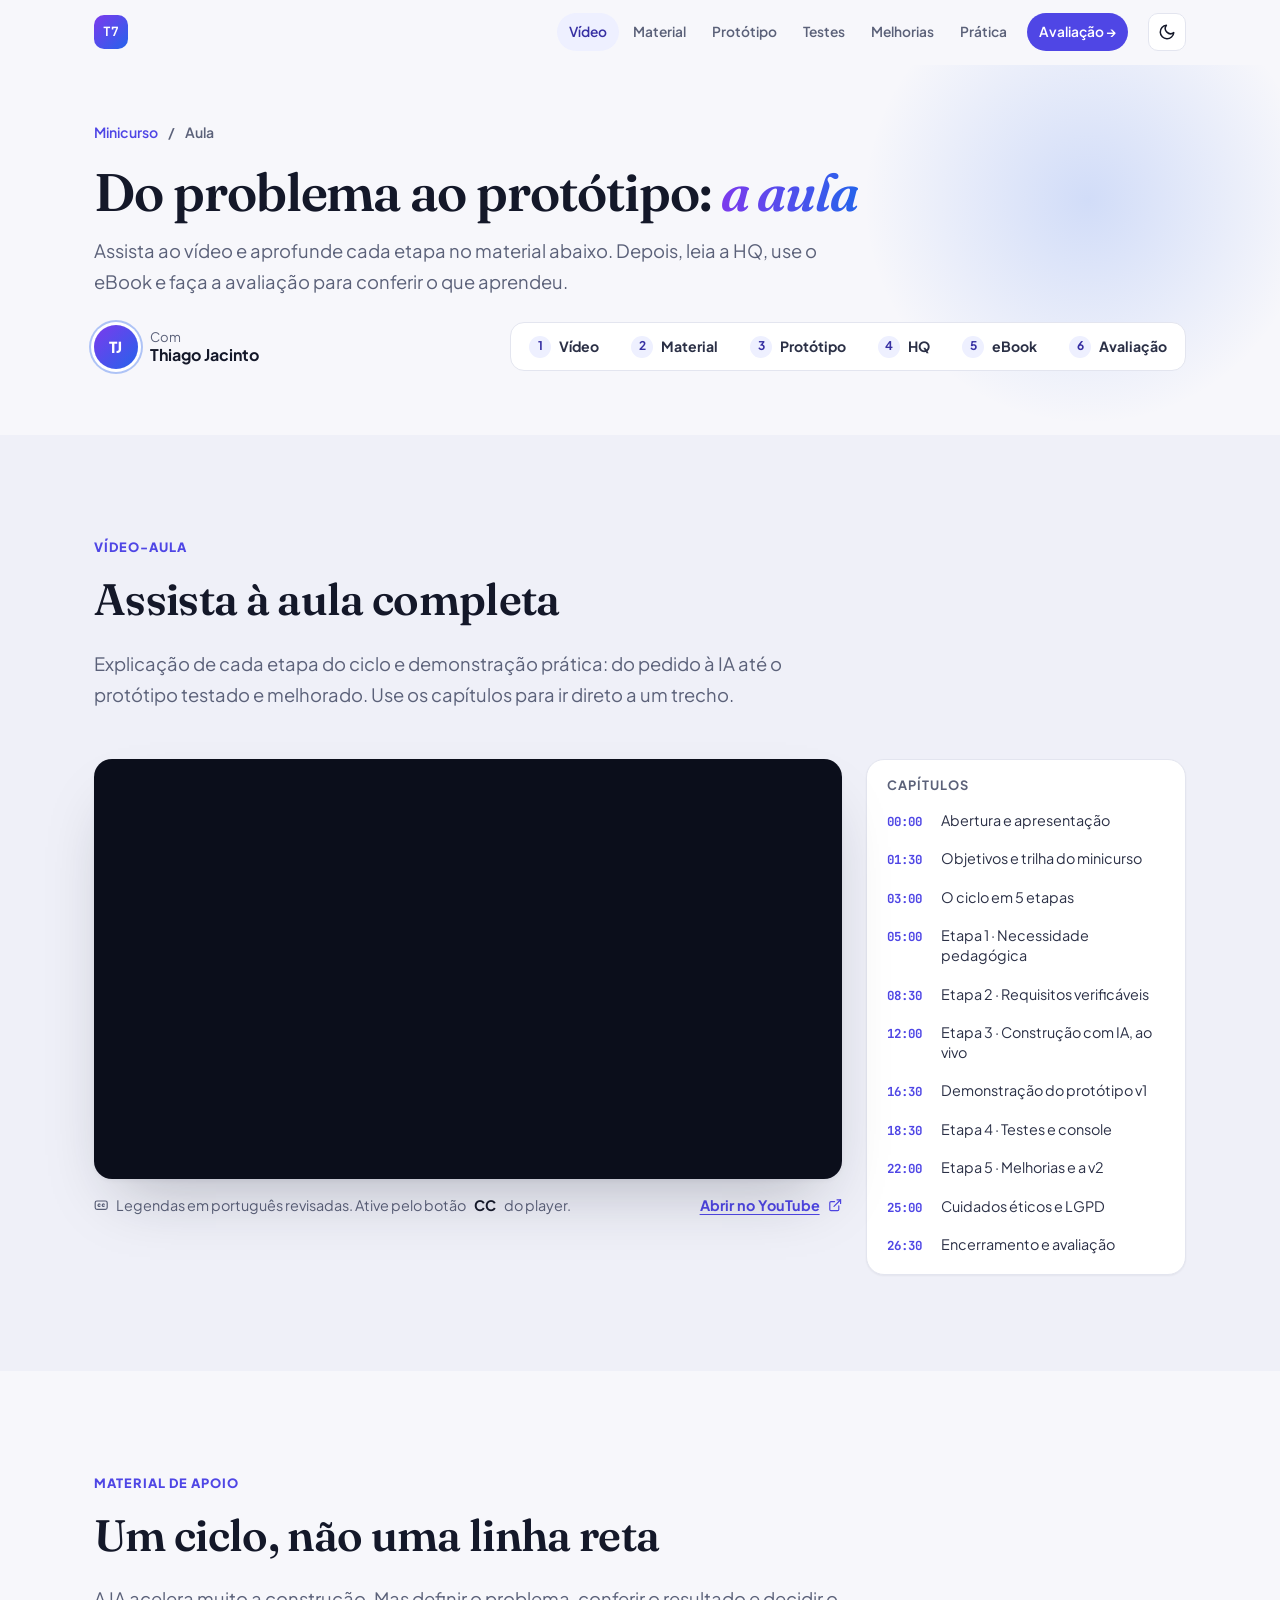
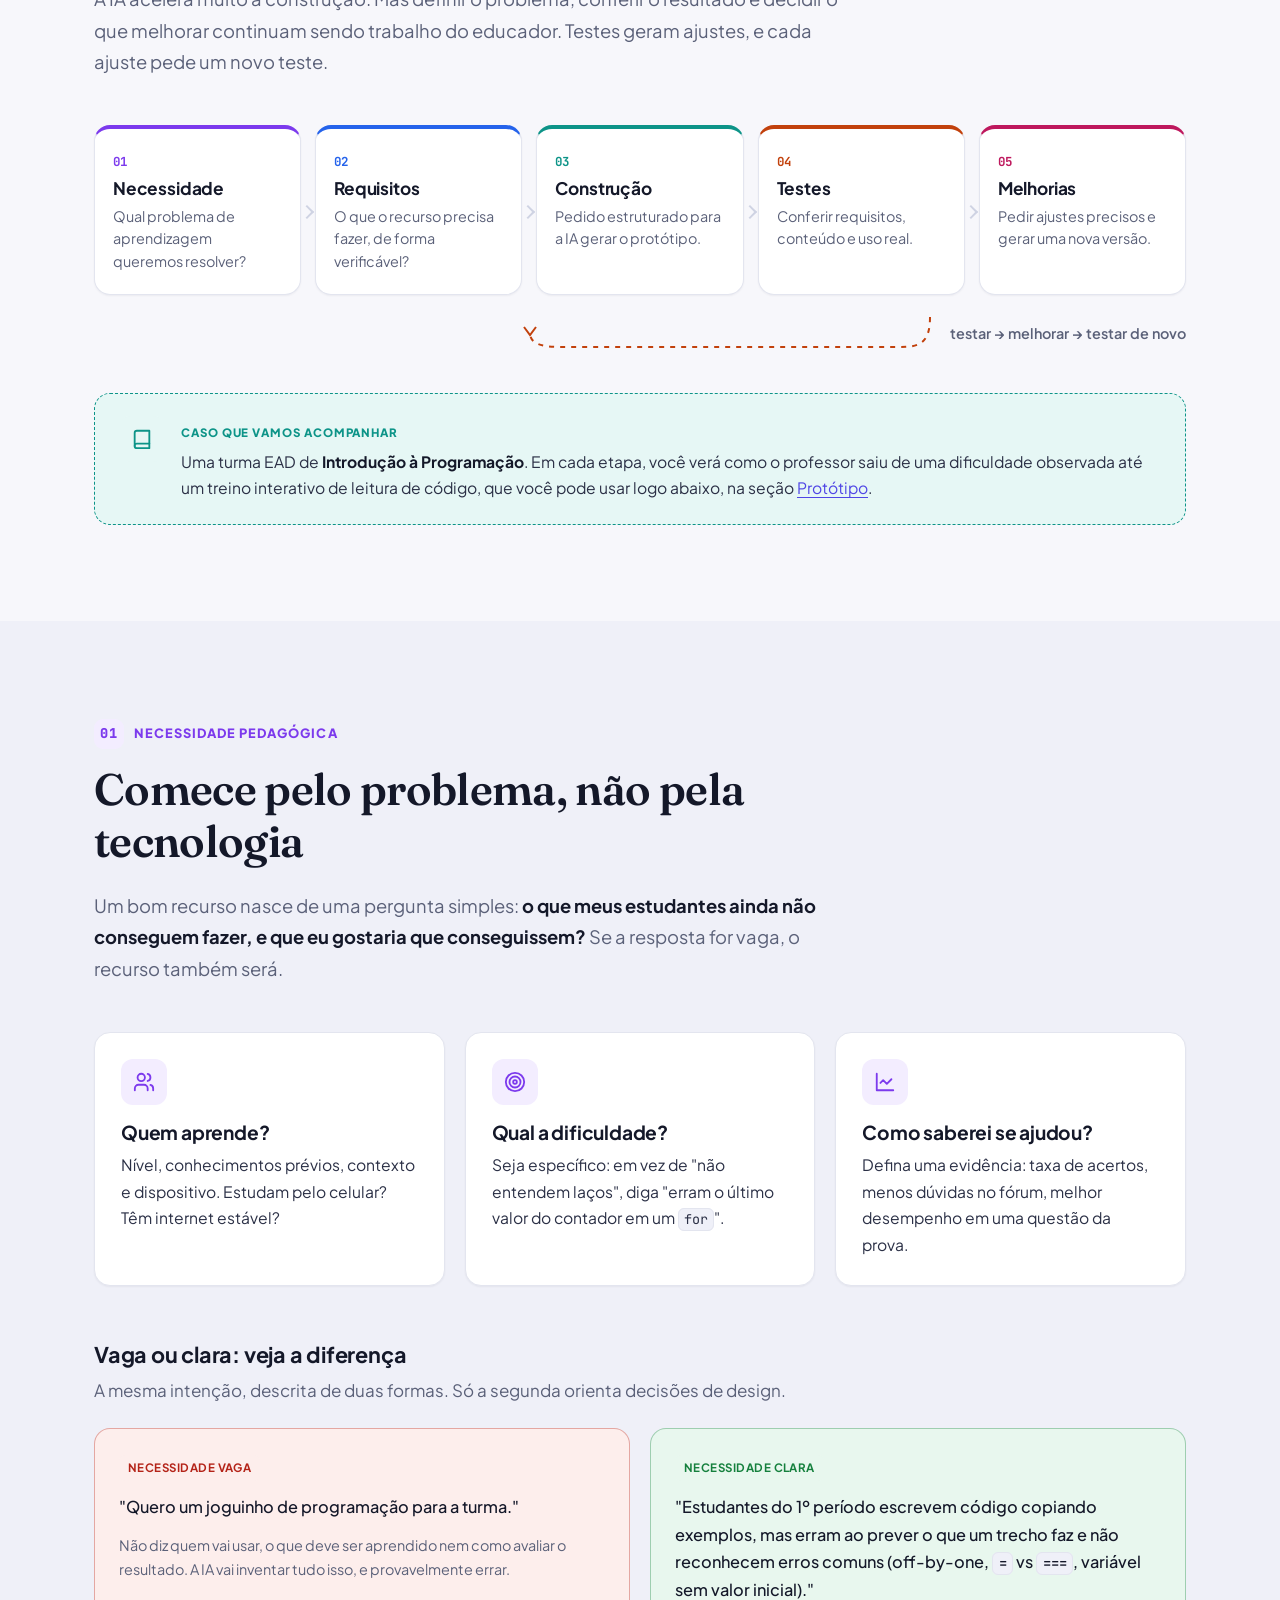
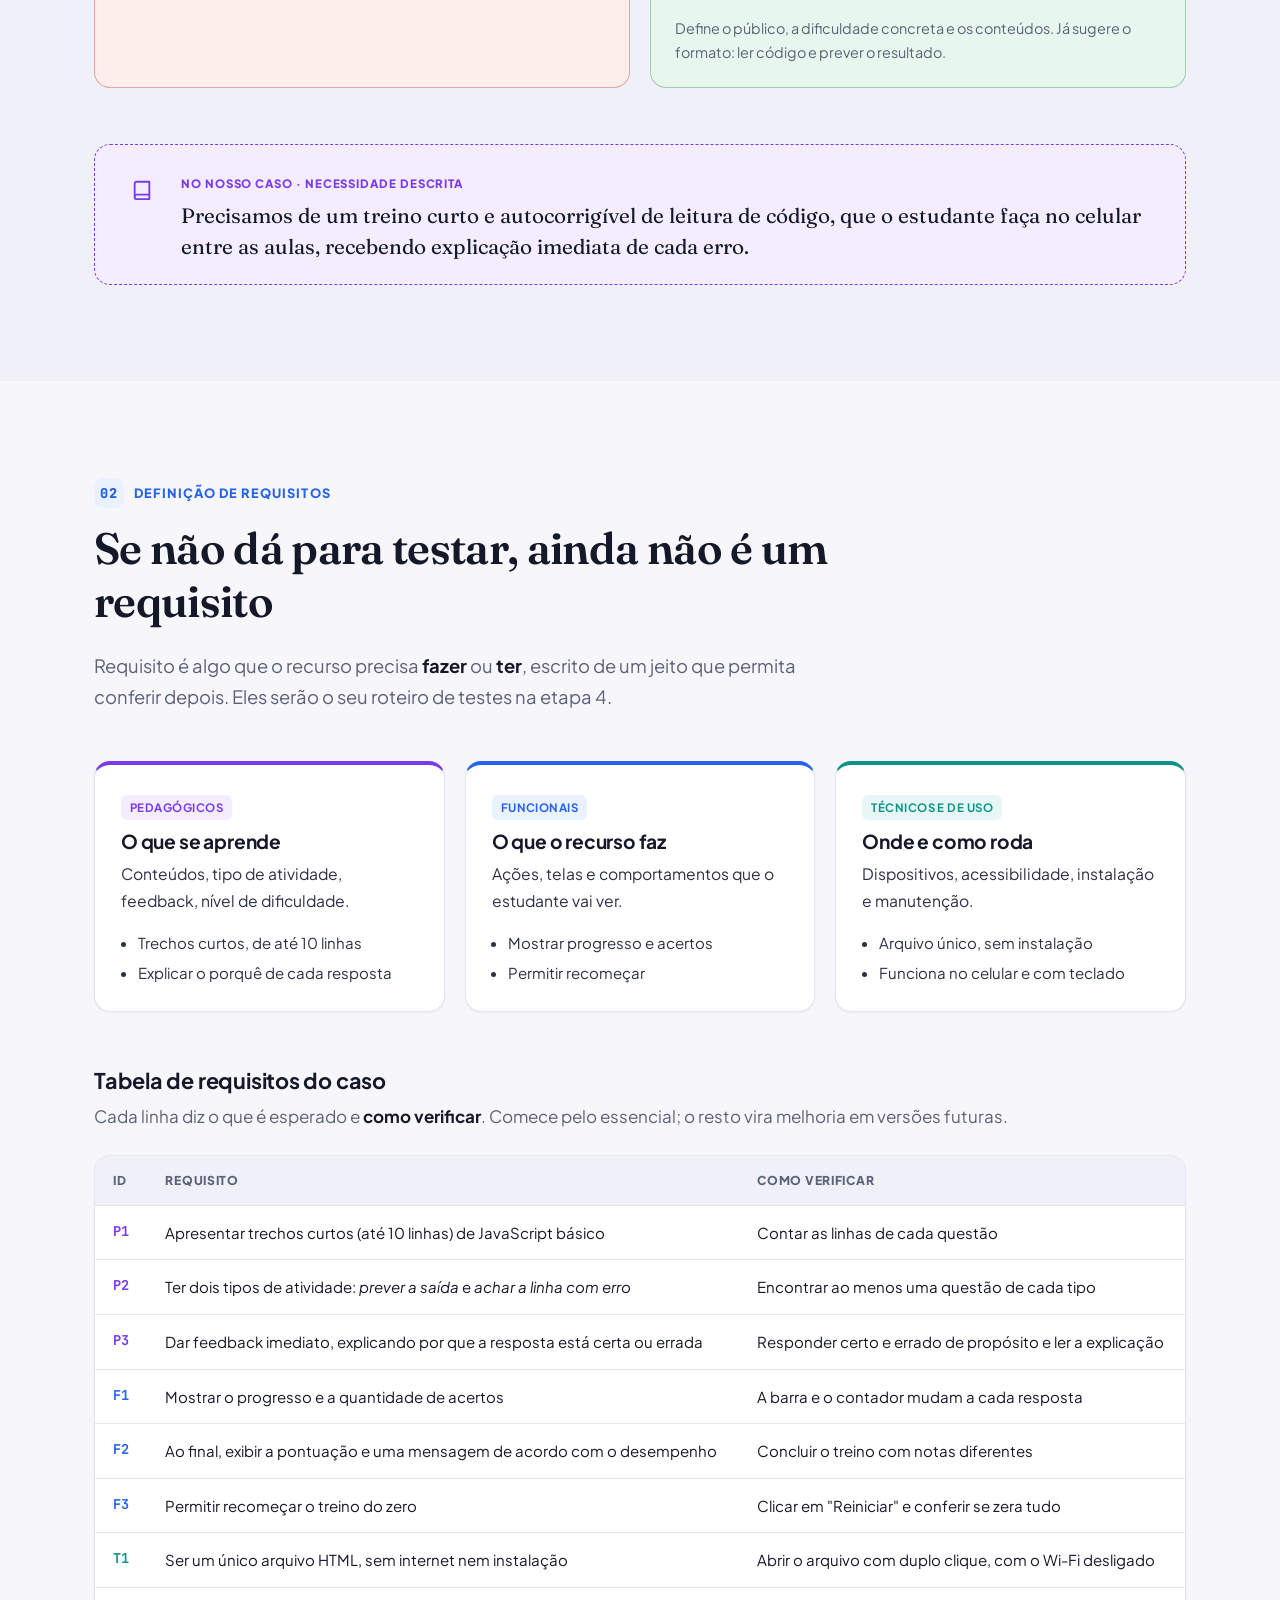
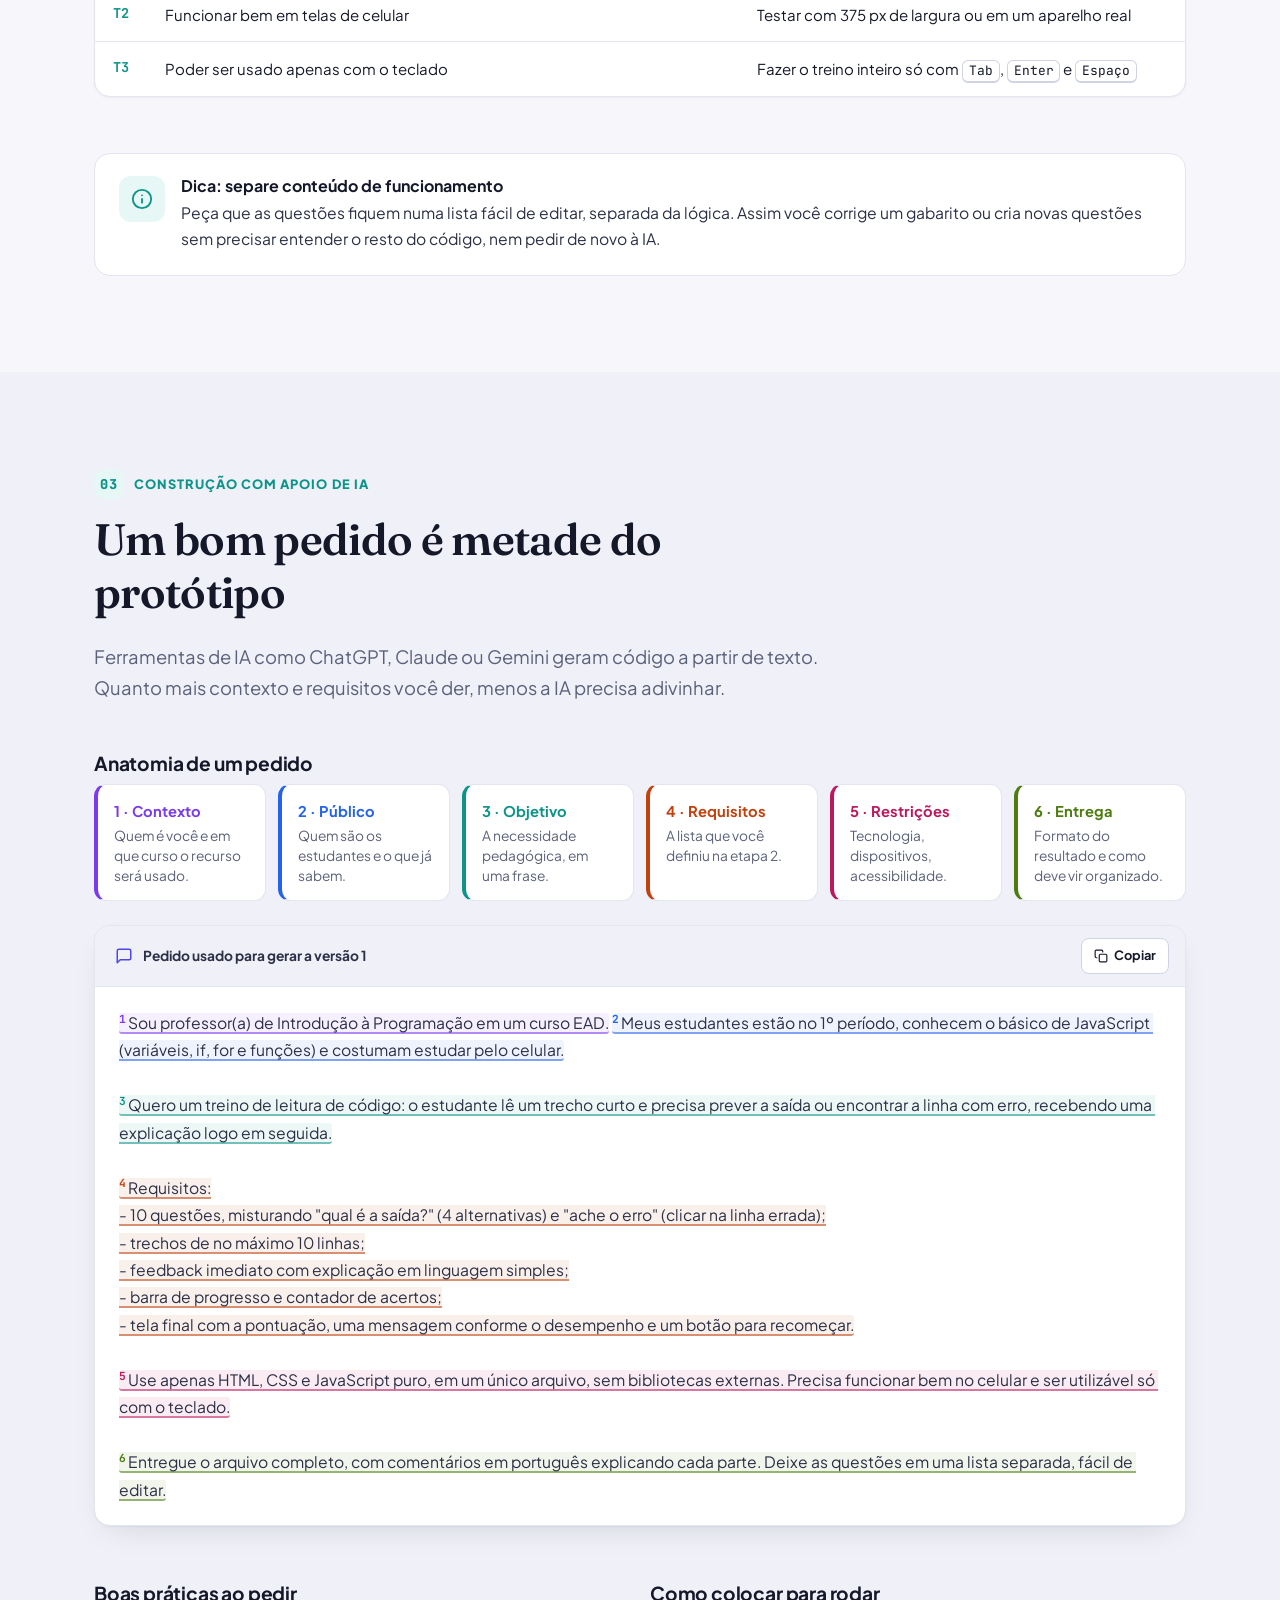
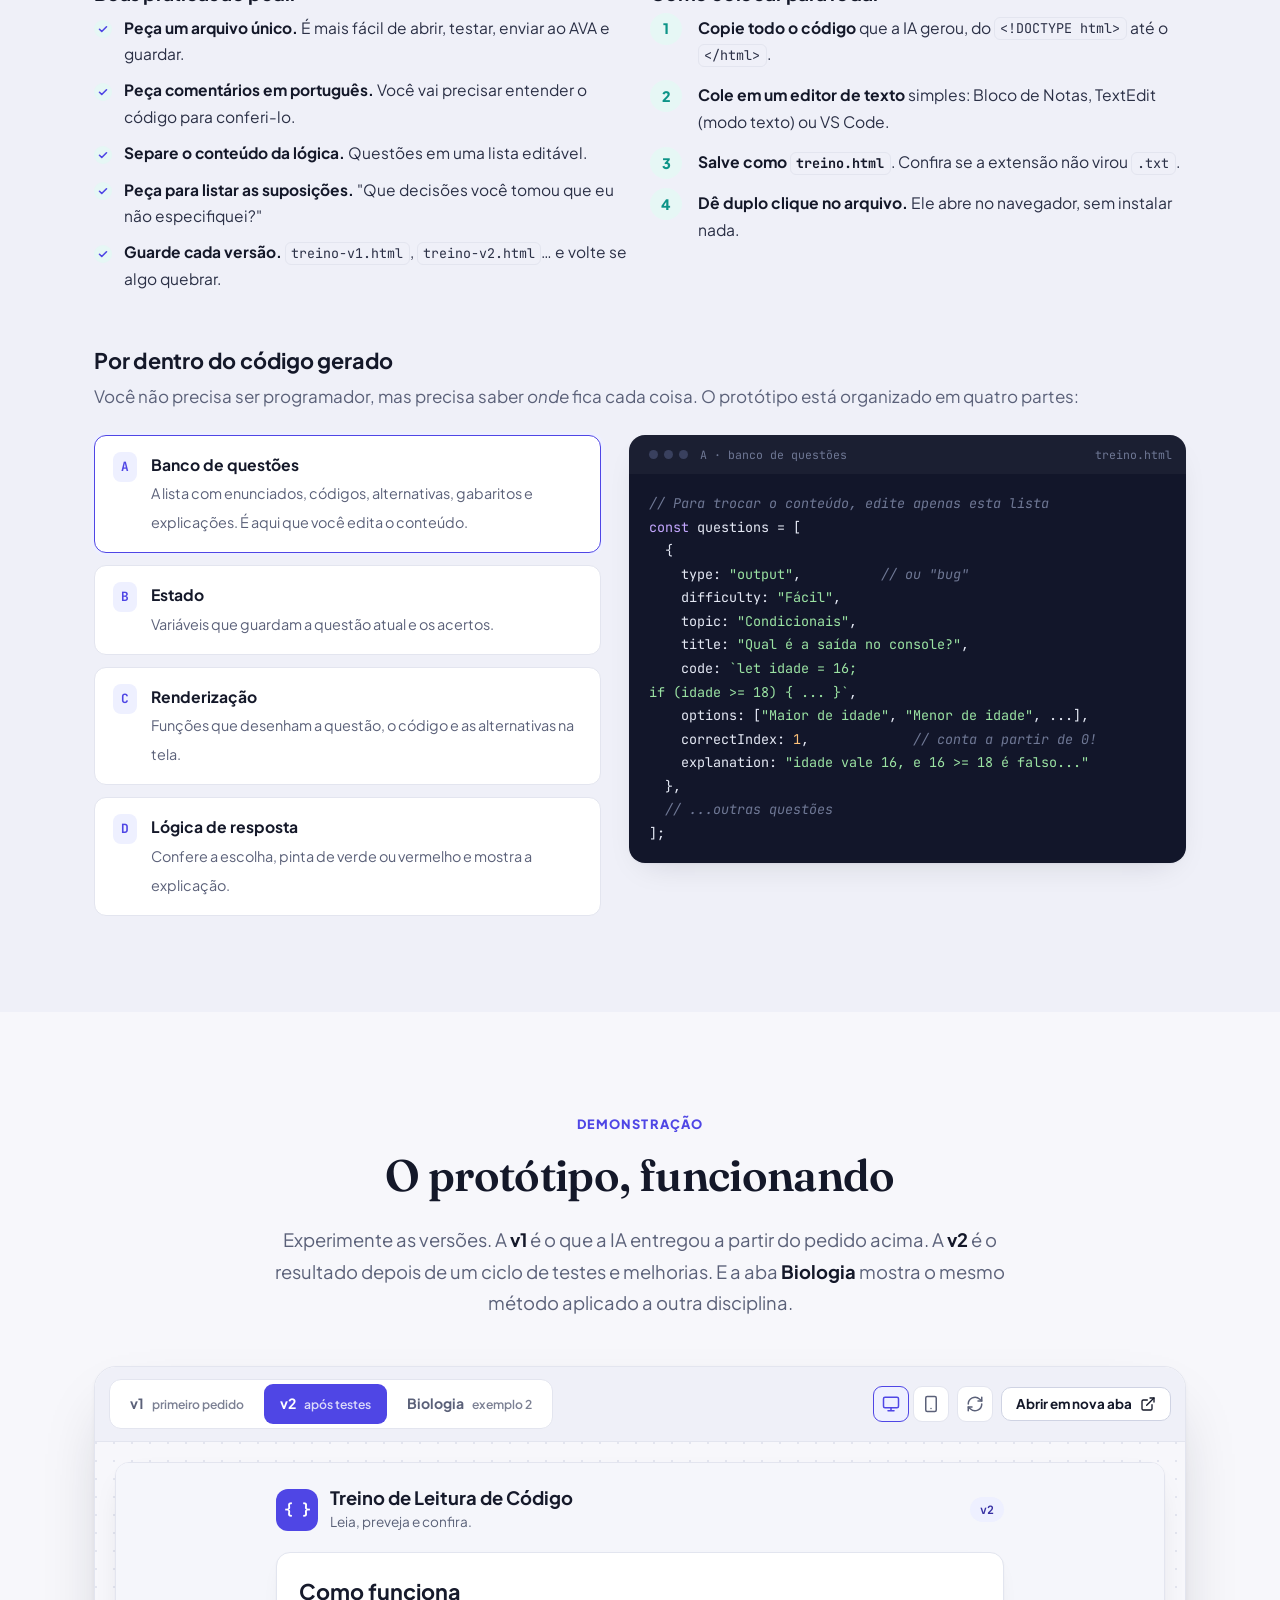
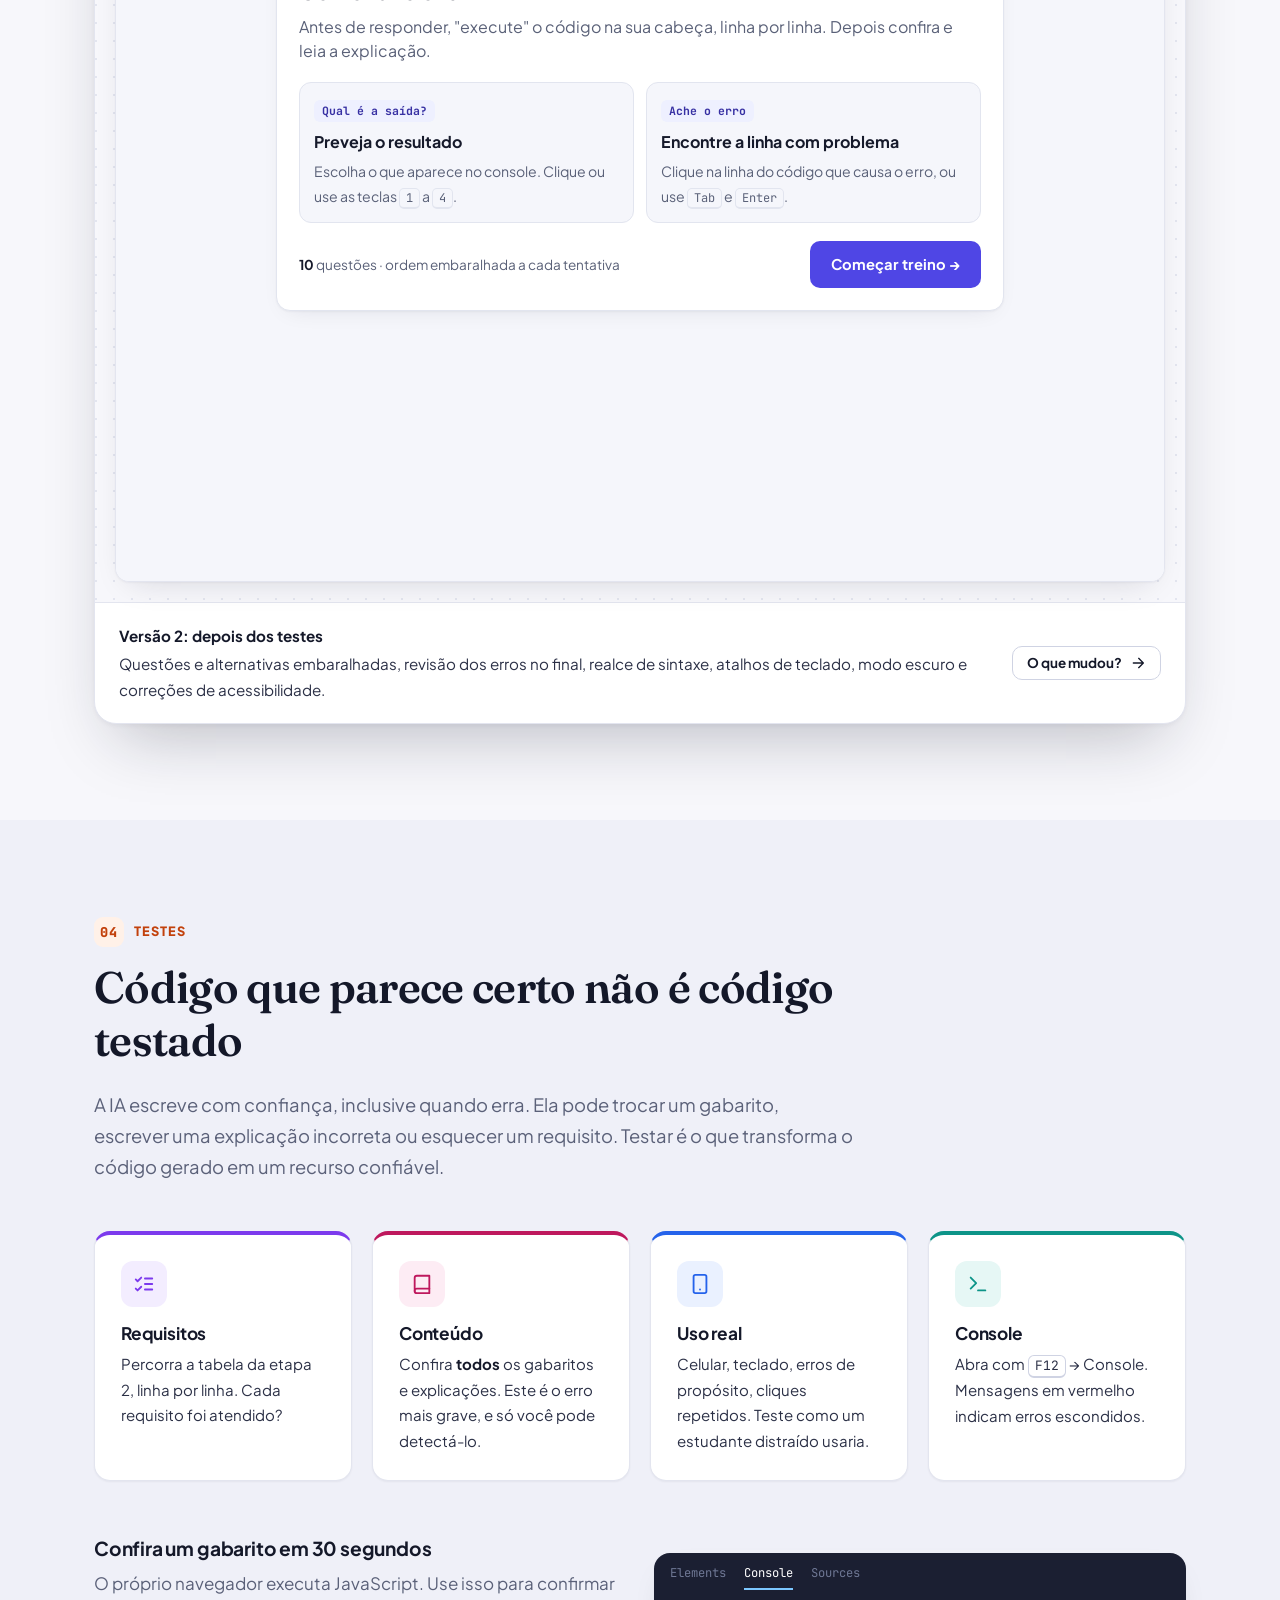
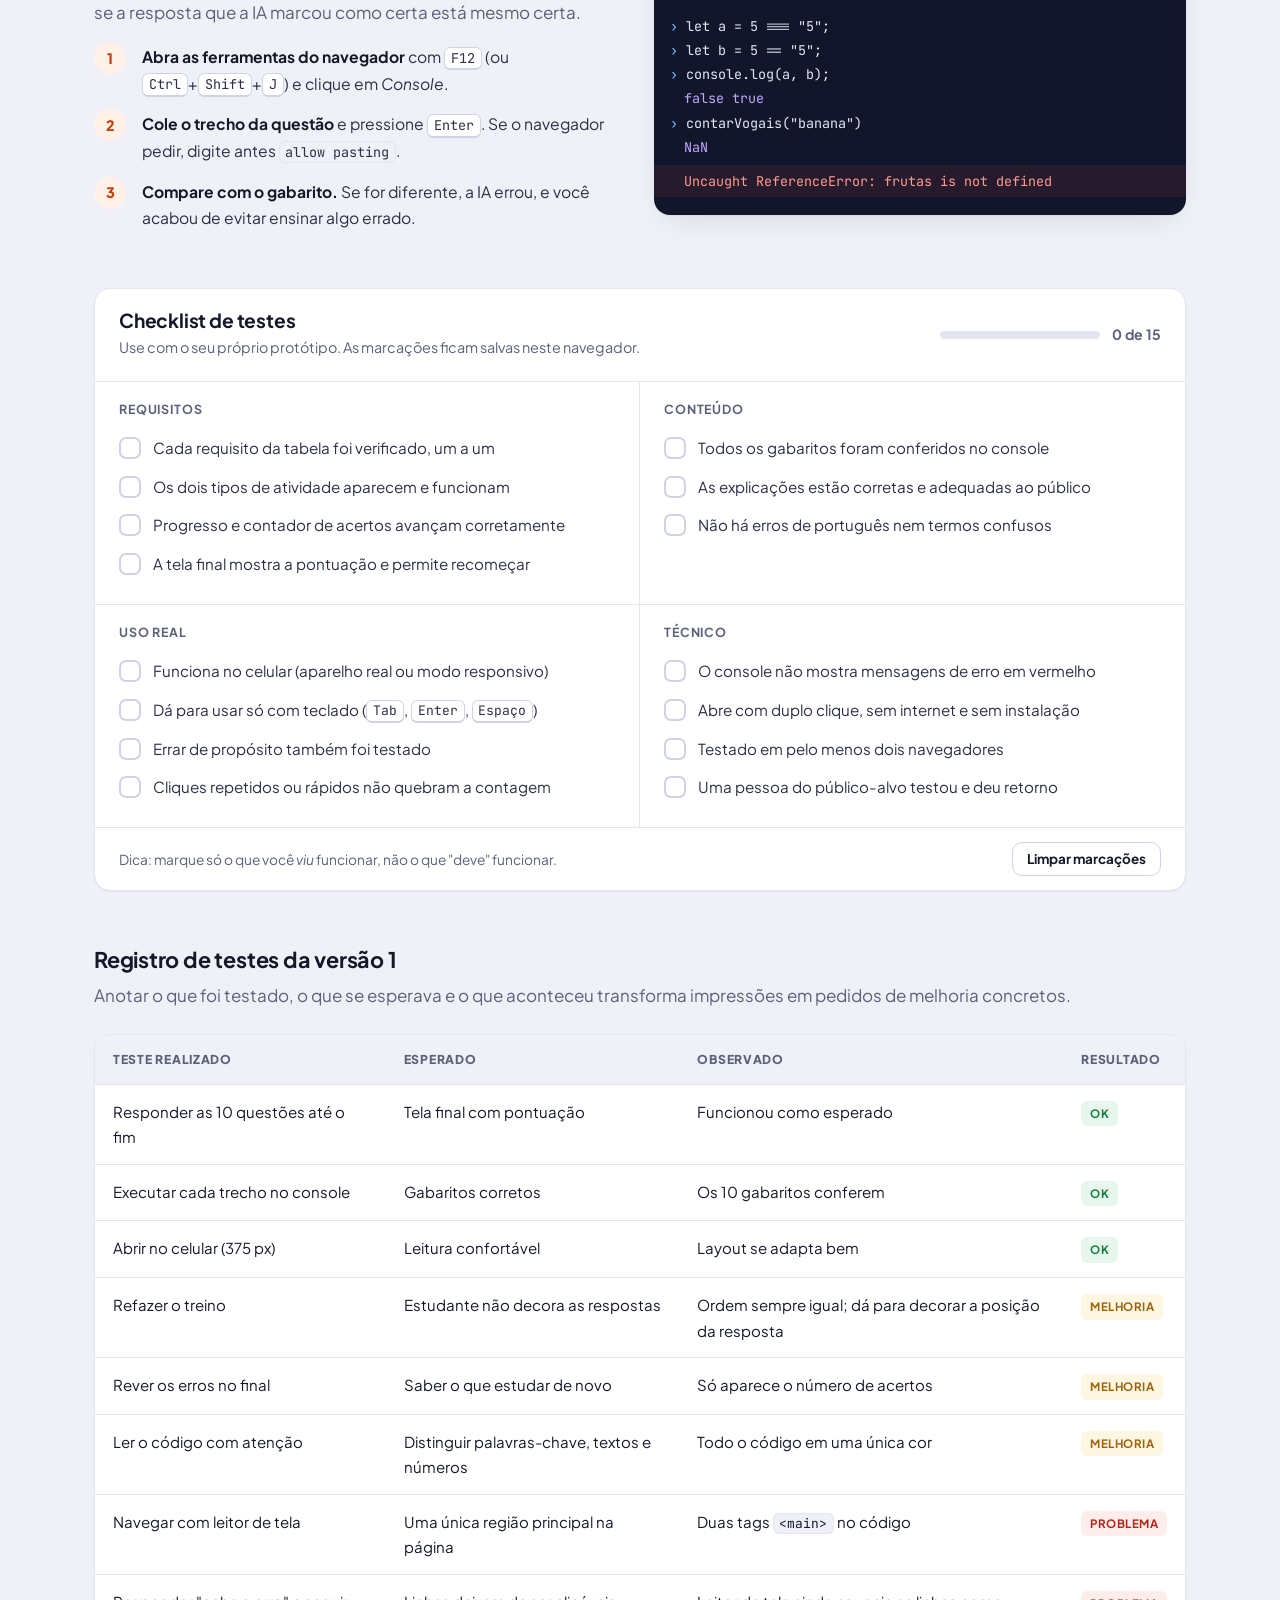
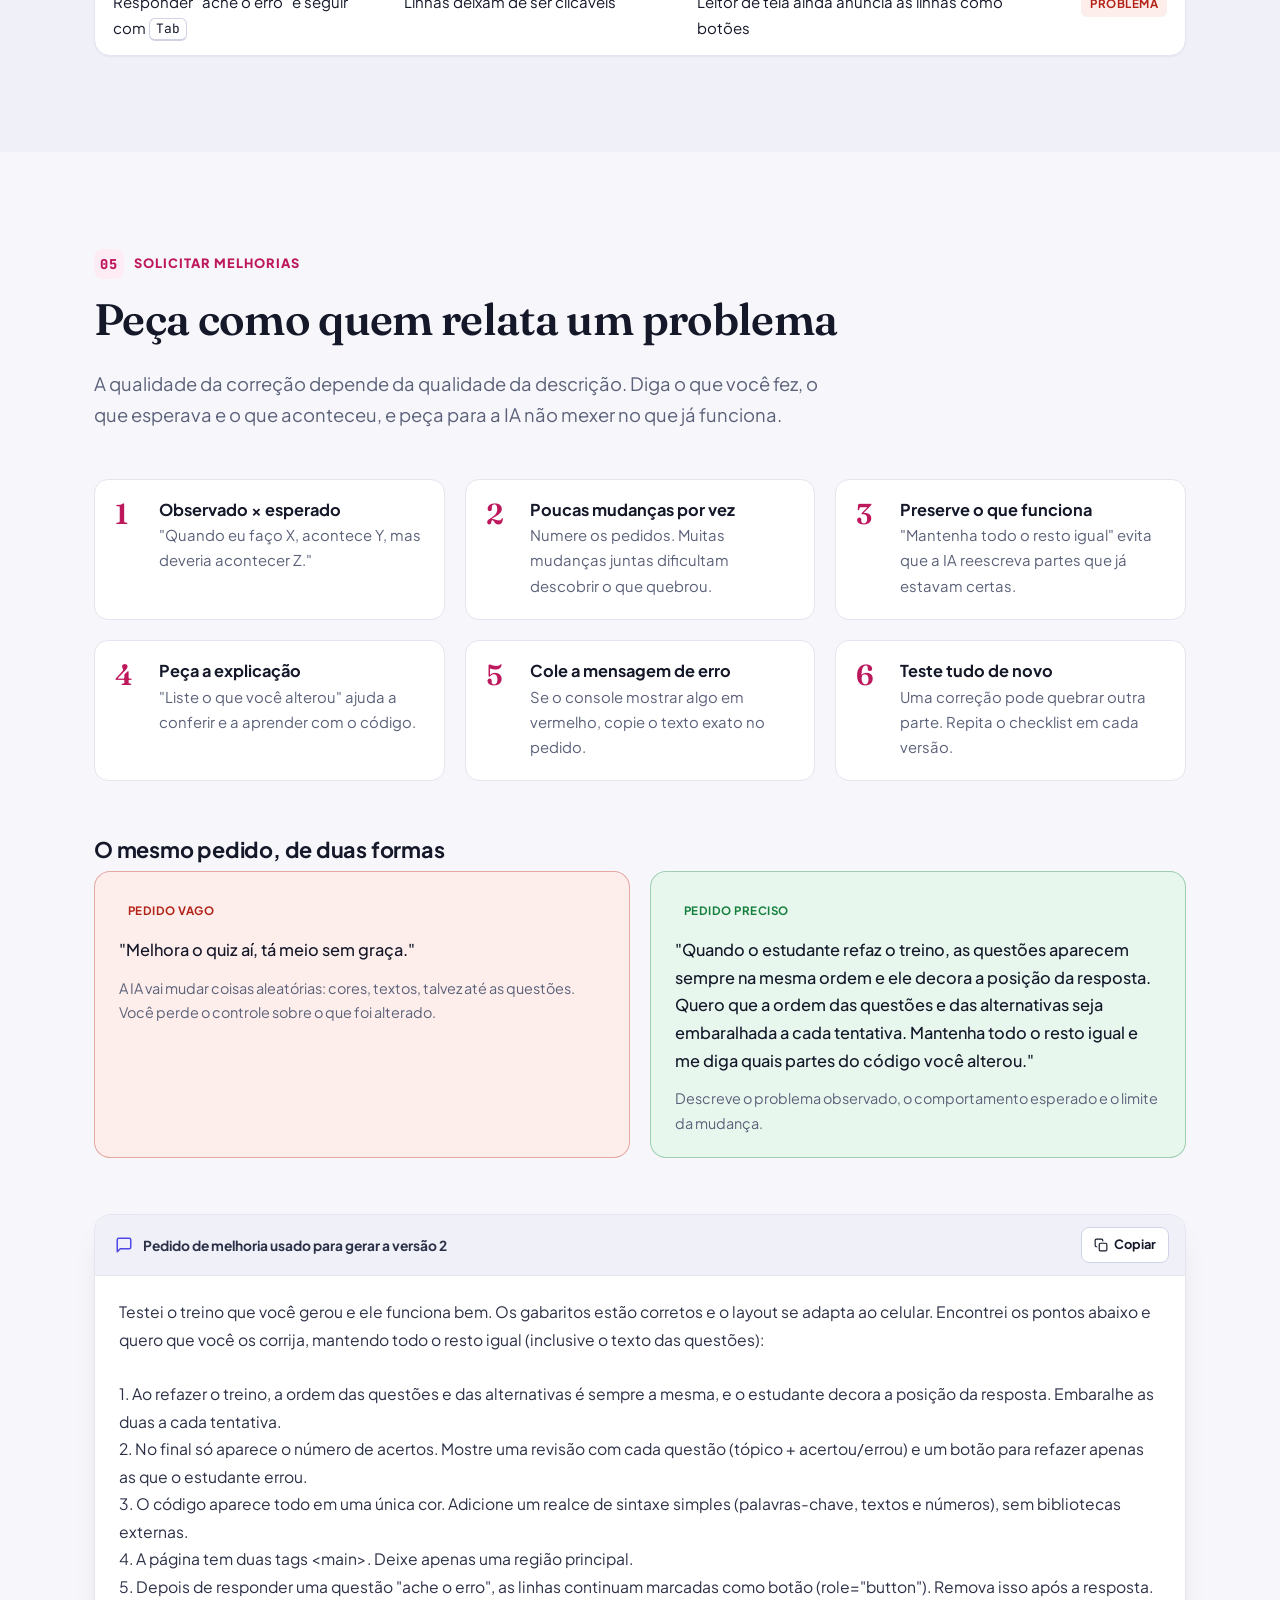
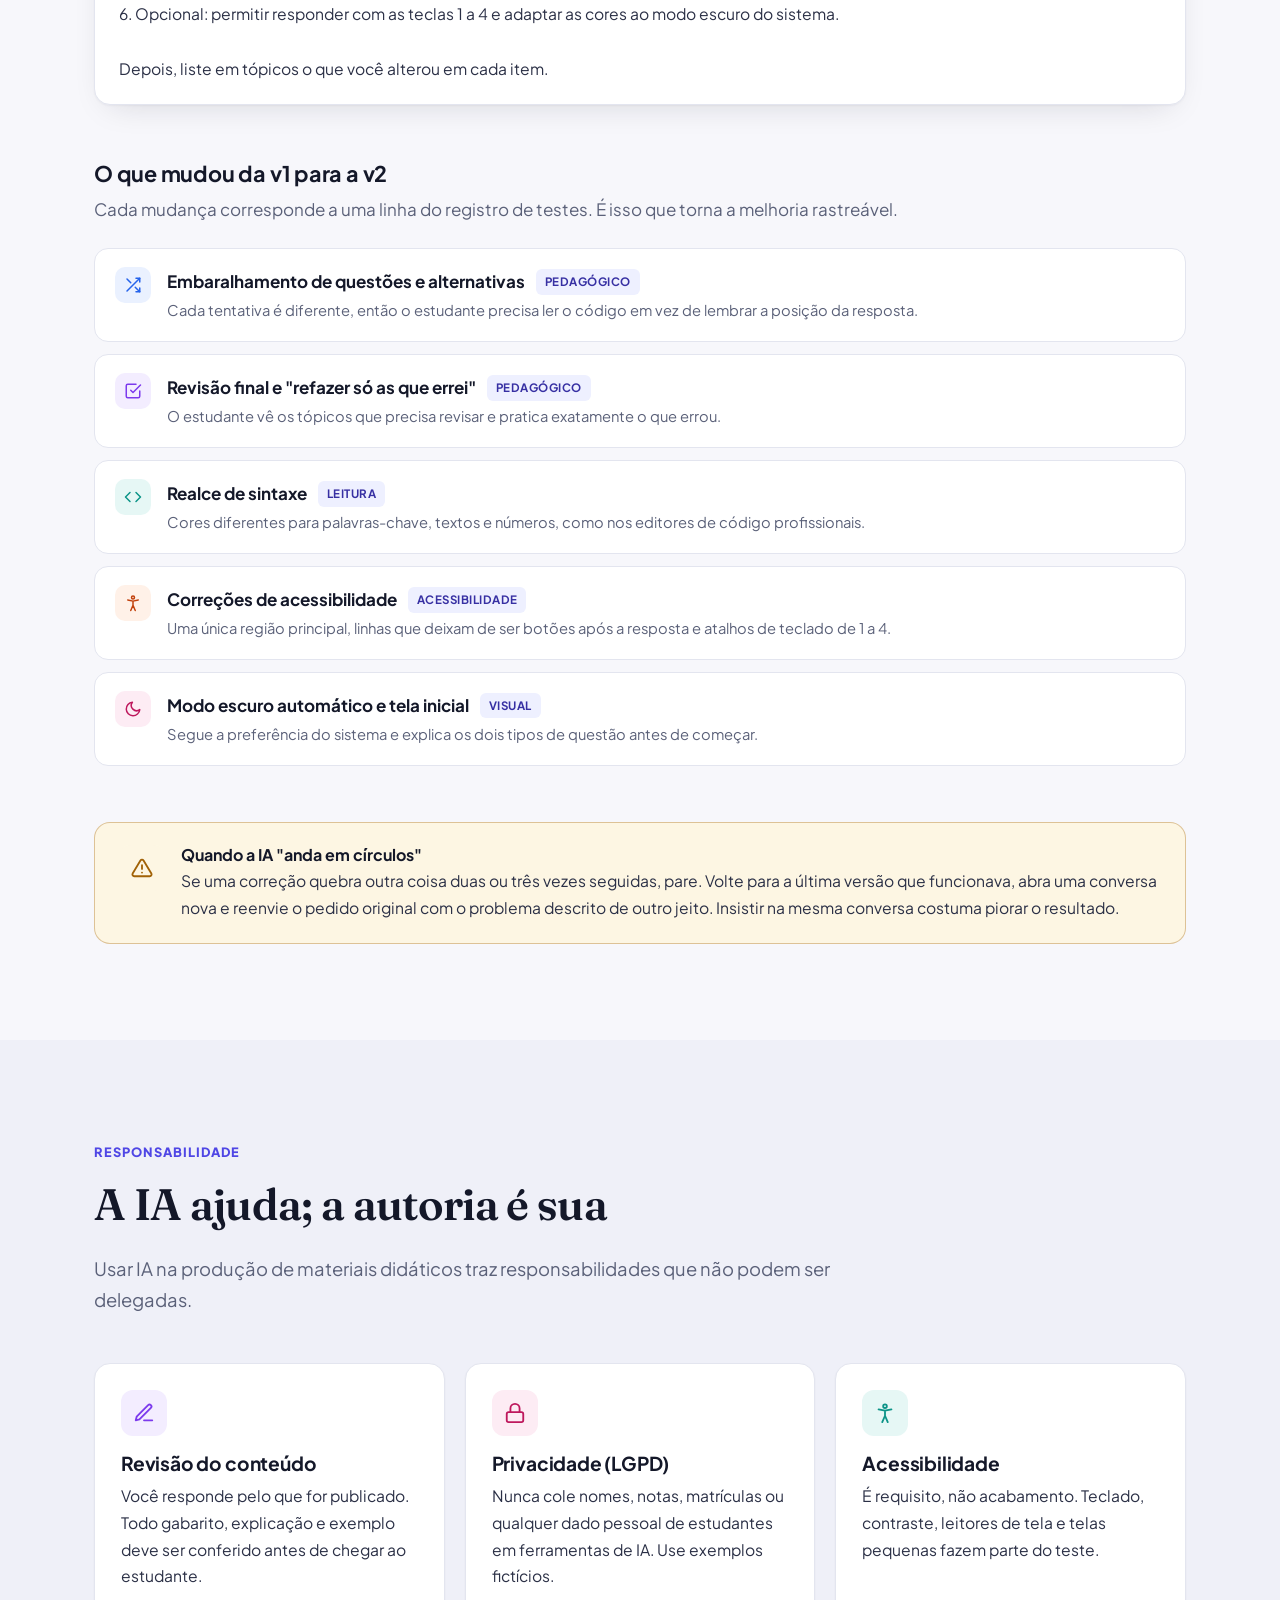
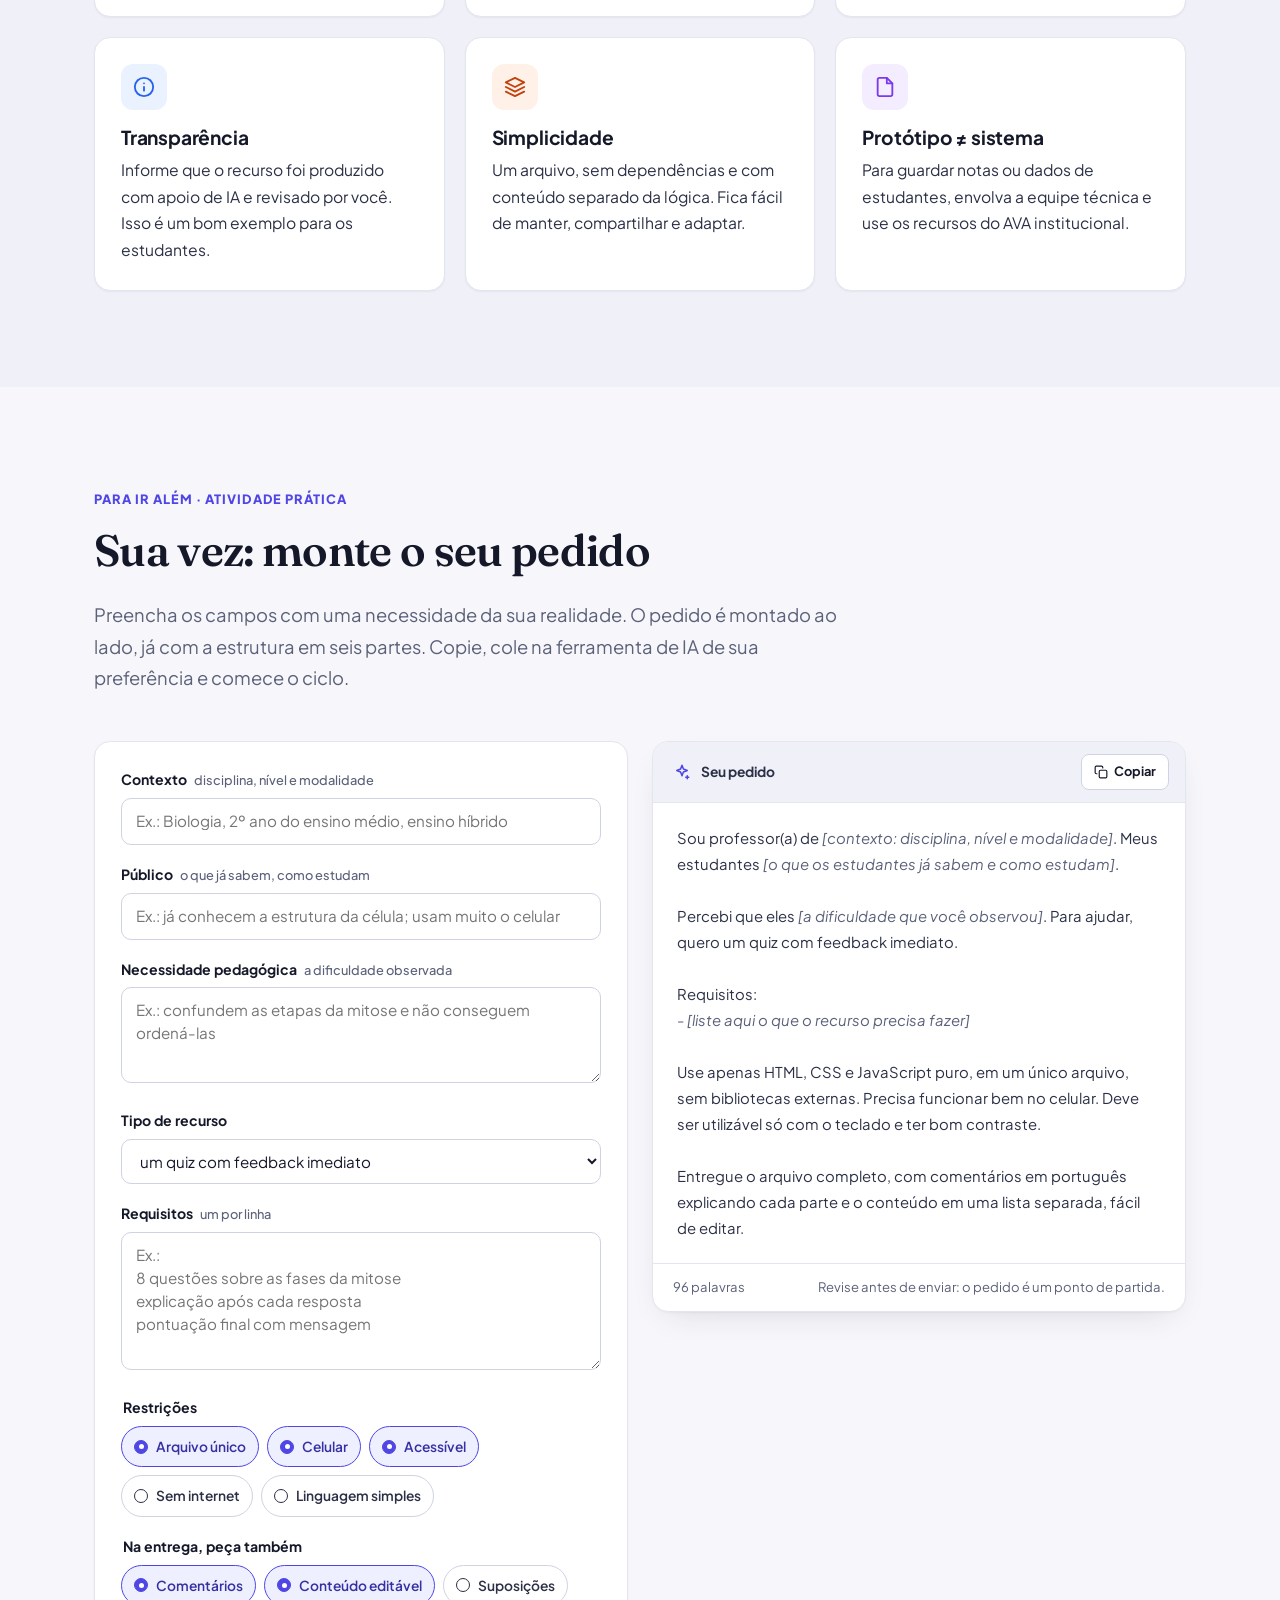
<file: curso.html>
<!DOCTYPE html>
<html lang="pt-BR">
<head>
<meta charset="UTF-8">
<meta name="viewport" content="width=device-width, initial-scale=1.0">
<title>Aula · Do problema ao protótipo</title>
<meta name="description" content="Minicurso EaD de Thiago Jacinto: como transformar uma necessidade pedagógica em um recurso digital com apoio de IA, definindo requisitos, construindo, testando e pedindo melhorias.">
<meta name="author" content="Thiago Jacinto">
<meta name="theme-color" content="#4f46e5">
<link rel="preconnect" href="https://fonts.googleapis.com">
<link rel="preconnect" href="https://fonts.gstatic.com" crossorigin>
<link href="https://fonts.googleapis.com/css2?family=Fraunces:ital,opsz,wght@0,9..144,500;0,9..144,600;1,9..144,500;1,9..144,600&family=JetBrains+Mono:wght@400;600;700&family=Plus+Jakarta+Sans:wght@400;500;600;700;800&display=swap" rel="stylesheet">
<link rel="stylesheet" href="assets/css/style.css">
<script>
  /* aplica o tema salvo antes de desenhar a página (evita "piscar") */
  try { var t = localStorage.getItem("tema"); if (t) document.documentElement.dataset.theme = t; } catch (e) {}
</script>
</head>
<body>

<!-- Ícones (usados com <svg class="i"><use href="#i-..."/></svg>) -->
<svg width="0" height="0" style="position:absolute" aria-hidden="true">
  <symbol id="i-users" viewBox="0 0 24 24"><path d="M16 21v-2a4 4 0 0 0-4-4H6a4 4 0 0 0-4 4v2"/><circle cx="9" cy="7" r="4"/><path d="M22 21v-2a4 4 0 0 0-3-3.87"/><path d="M16 3.13a4 4 0 0 1 0 7.75"/></symbol>
  <symbol id="i-target" viewBox="0 0 24 24"><circle cx="12" cy="12" r="10"/><circle cx="12" cy="12" r="6"/><circle cx="12" cy="12" r="2"/></symbol>
  <symbol id="i-chart" viewBox="0 0 24 24"><path d="M3 3v18h18"/><path d="m19 9-5 5-4-4-3 3"/></symbol>
  <symbol id="i-check" viewBox="0 0 24 24"><path d="M20 6 9 17l-5-5"/></symbol>
  <symbol id="i-copy" viewBox="0 0 24 24"><rect x="9" y="9" width="13" height="13" rx="2"/><path d="M5 15H4a2 2 0 0 1-2-2V4a2 2 0 0 1 2-2h9a2 2 0 0 1 2 2v1"/></symbol>
  <symbol id="i-spark" viewBox="0 0 24 24"><path d="M12 3l1.9 5.1L19 10l-5.1 1.9L12 17l-1.9-5.1L5 10l5.1-1.9z"/><path d="M19 17v4M17 19h4"/></symbol>
  <symbol id="i-monitor" viewBox="0 0 24 24"><rect x="2" y="3" width="20" height="14" rx="2"/><path d="M8 21h8M12 17v4"/></symbol>
  <symbol id="i-phone" viewBox="0 0 24 24"><rect x="5" y="2" width="14" height="20" rx="2"/><path d="M12 18h.01"/></symbol>
  <symbol id="i-external" viewBox="0 0 24 24"><path d="M15 3h6v6"/><path d="M10 14 21 3"/><path d="M18 13v6a2 2 0 0 1-2 2H5a2 2 0 0 1-2-2V8a2 2 0 0 1 2-2h6"/></symbol>
  <symbol id="i-refresh" viewBox="0 0 24 24"><path d="M3 12a9 9 0 0 1 15-6.7L21 8"/><path d="M21 3v5h-5"/><path d="M21 12a9 9 0 0 1-15 6.7L3 16"/><path d="M3 21v-5h5"/></symbol>
  <symbol id="i-list" viewBox="0 0 24 24"><path d="m3 17 2 2 4-4"/><path d="m3 7 2 2 4-4"/><path d="M13 6h8M13 12h8M13 18h8"/></symbol>
  <symbol id="i-terminal" viewBox="0 0 24 24"><path d="m4 17 6-6-6-6"/><path d="M12 19h8"/></symbol>
  <symbol id="i-lock" viewBox="0 0 24 24"><rect x="3" y="11" width="18" height="11" rx="2"/><path d="M7 11V7a5 5 0 0 1 10 0v4"/></symbol>
  <symbol id="i-access" viewBox="0 0 24 24"><circle cx="12" cy="4.5" r="2"/><path d="M5 8l7 1.5L19 8M12 9.5V15M9 22l3-7 3 7"/></symbol>
  <symbol id="i-info" viewBox="0 0 24 24"><circle cx="12" cy="12" r="10"/><path d="M12 16v-4M12 8h.01"/></symbol>
  <symbol id="i-alert" viewBox="0 0 24 24"><path d="M10.3 3.9 1.8 18a2 2 0 0 0 1.7 3h17a2 2 0 0 0 1.7-3L13.7 3.9a2 2 0 0 0-3.4 0z"/><path d="M12 9v4M12 17h.01"/></symbol>
  <symbol id="i-file" viewBox="0 0 24 24"><path d="M14 2H6a2 2 0 0 0-2 2v16a2 2 0 0 0 2 2h12a2 2 0 0 0 2-2V8z"/><path d="M14 2v6h6"/></symbol>
  <symbol id="i-shuffle" viewBox="0 0 24 24"><path d="M16 3h5v5"/><path d="M4 20 21 3"/><path d="M21 16v5h-5"/><path d="m15 15 6 6"/><path d="m4 4 5 5"/></symbol>
  <symbol id="i-moon" viewBox="0 0 24 24"><path d="M21 12.8A9 9 0 1 1 11.2 3a7 7 0 0 0 9.8 9.8z"/></symbol>
  <symbol id="i-sun" viewBox="0 0 24 24"><circle cx="12" cy="12" r="4"/><path d="M12 2v2M12 20v2M4.9 4.9l1.4 1.4M17.7 17.7l1.4 1.4M2 12h2M20 12h2M4.9 19.1l1.4-1.4M17.7 6.3l1.4-1.4"/></symbol>
  <symbol id="i-message" viewBox="0 0 24 24"><path d="M21 15a2 2 0 0 1-2 2H7l-4 4V5a2 2 0 0 1 2-2h14a2 2 0 0 1 2 2z"/></symbol>
  <symbol id="i-pen" viewBox="0 0 24 24"><path d="M12 20h9"/><path d="M16.5 3.5a2.1 2.1 0 0 1 3 3L7 19l-4 1 1-4z"/></symbol>
  <symbol id="i-layers" viewBox="0 0 24 24"><path d="m12 2 10 5-10 5L2 7z"/><path d="m2 17 10 5 10-5"/><path d="m2 12 10 5 10-5"/></symbol>
  <symbol id="i-code" viewBox="0 0 24 24"><path d="m16 18 6-6-6-6"/><path d="m8 6-6 6 6 6"/></symbol>
  <symbol id="i-book" viewBox="0 0 24 24"><path d="M4 19.5A2.5 2.5 0 0 1 6.5 17H20V3H6.5A2.5 2.5 0 0 0 4 5.5z"/><path d="M4 19.5A2.5 2.5 0 0 0 6.5 22H20v-5"/></symbol>
  <symbol id="i-review" viewBox="0 0 24 24"><path d="M9 11l3 3L22 4"/><path d="M21 12v7a2 2 0 0 1-2 2H5a2 2 0 0 1-2-2V5a2 2 0 0 1 2-2h11"/></symbol>
  <symbol id="i-arrow" viewBox="0 0 24 24"><path d="M5 12h14M13 5l7 7-7 7"/></symbol>
  <symbol id="i-play" viewBox="0 0 24 24"><path d="M7 4.5v15l12.5-7.5z"/></symbol>
  <symbol id="i-clock" viewBox="0 0 24 24"><circle cx="12" cy="12" r="10"/><path d="M12 6v6l4 2"/></symbol>
  <symbol id="i-cc" viewBox="0 0 24 24"><rect x="2" y="5" width="20" height="14" rx="3"/><path d="M10 10.5a2 2 0 1 0 0 3M17 10.5a2 2 0 1 0 0 3"/></symbol>
  <symbol id="i-quiz" viewBox="0 0 24 24"><circle cx="12" cy="12" r="10"/><path d="M9.1 9a3 3 0 0 1 5.8 1c0 2-3 3-3 3M12 17h.01"/></symbol>
</svg>

<a class="skip-link" href="#conteudo">Pular para o conteúdo</a>
<div class="read-progress" id="read-progress" aria-hidden="true"></div>

<!-- =========================================================
     NAVEGAÇÃO
========================================================= -->
<header class="topbar" id="topbar">
  <div class="container topbar-inner">
    <a class="brand" href="index.html" aria-label="Página inicial do minicurso">
      <span class="brand-mark">T7</span>
      <span class="brand-text">Do problema ao protótipo</span>
    </a>
    <nav class="nav" aria-label="Seções">
      <a href="#video">Vídeo</a>
      <a href="#ciclo">Material</a>
      <a href="#demonstracao">Protótipo</a>
      <a href="#testes">Testes</a>
      <a href="#melhorias">Melhorias</a>
      <a href="#pratica">Prática</a>
      <a class="nav-cta" href="avaliacao/">Avaliação →</a>
    </nav>
    <button class="theme-toggle" id="theme-toggle" type="button" aria-label="Alternar tema claro/escuro">
      <svg class="i"><use href="#i-moon"/></svg>
    </button>
  </div>
</header>

<main id="conteudo">
<!-- =========================================================
     CABEÇALHO DA AULA
========================================================= -->
<section class="course-head" id="inicio">
  <div class="container">
    <nav class="crumbs" aria-label="Você está em"><a href="index.html">Minicurso</a><span aria-hidden="true">/</span><span aria-current="page">Aula</span></nav>
    <h1>Do problema ao protótipo: <em>a aula</em></h1>
    <p class="lead">Assista ao vídeo e aprofunde cada etapa no material abaixo. Depois, leia a HQ, use o eBook e faça a avaliação para conferir o que aprendeu.</p>
    <div class="course-meta">
      <div class="hero-author"><span class="avatar" aria-hidden="true">TJ</span><div><span class="muted">Com</span><strong>Thiago Jacinto</strong></div></div>
      <ol class="mini-steps" aria-label="Etapas desta página">
        <li><a href="#video"><b>1</b> Vídeo</a></li>
        <li><a href="#ciclo"><b>2</b> Material</a></li>
        <li><a href="#demonstracao"><b>3</b> Protótipo</a></li>
        <li><a href="quadrinhos/"><b>4</b> HQ</a></li>
        <li><a href="ebook/"><b>5</b> eBook</a></li>
        <li><a href="avaliacao/"><b>6</b> Avaliação</a></li>
      </ol>
    </div>
  </div>
</section>

<!-- =========================================================
     VÍDEO-AULA
========================================================= -->
<section class="section alt" id="video" aria-labelledby="video-titulo">
  <div class="container">
    <div class="section-head">
      <div class="kicker">Vídeo-aula</div>
      <h2 id="video-titulo">Assista à aula completa</h2>
      <p class="lead">Explicação de cada etapa do ciclo e demonstração prática: do pedido à IA até o protótipo testado e melhorado. Use os capítulos para ir direto a um trecho.</p>
    </div>

    <div class="video-layout">
      <div class="video-main reveal">
        <!-- COLE AQUI O ID OU O LINK DO VÍDEO NO YOUTUBE (data-youtube) OU DO GOOGLE DRIVE (data-drive) -->
        <div class="video-frame" id="video-frame" data-youtube="https://www.youtube.com/watch?v=MN02uIybXtA" data-drive="">
          <div class="video-placeholder">
            <svg class="i"><use href="#i-play"/></svg>
            <strong>Vídeo-aula</strong>
            <span>O vídeo aparece aqui assim que o link for configurado.</span>
          </div>
        </div>
        <div class="video-notes">
          <span><svg class="i"><use href="#i-cc"/></svg><span>Legendas em português revisadas. Ative pelo botão <strong>CC</strong> do player.</span></span>
          <a id="video-yt-link" href="https://www.youtube.com/watch?v=MN02uIybXtA" target="_blank" rel="noopener">Abrir no YouTube<svg class="i"><use href="#i-external"/></svg></a>
        </div>
      </div>

      <aside class="chapters reveal" aria-labelledby="capitulos-titulo">
        <h3 id="capitulos-titulo">Capítulos</h3>
        <ol id="chapters">
          <li><button type="button" data-t="0"><span class="t">00:00</span>Abertura e apresentação</button></li>
          <li><button type="button" data-t="90"><span class="t">01:30</span>Objetivos e trilha do minicurso</button></li>
          <li><button type="button" data-t="180"><span class="t">03:00</span>O ciclo em 5 etapas</button></li>
          <li><button type="button" data-t="300"><span class="t">05:00</span>Etapa 1 · Necessidade pedagógica</button></li>
          <li><button type="button" data-t="510"><span class="t">08:30</span>Etapa 2 · Requisitos verificáveis</button></li>
          <li><button type="button" data-t="720"><span class="t">12:00</span>Etapa 3 · Construção com IA, ao vivo</button></li>
          <li><button type="button" data-t="990"><span class="t">16:30</span>Demonstração do protótipo v1</button></li>
          <li><button type="button" data-t="1110"><span class="t">18:30</span>Etapa 4 · Testes e console</button></li>
          <li><button type="button" data-t="1320"><span class="t">22:00</span>Etapa 5 · Melhorias e a v2</button></li>
          <li><button type="button" data-t="1500"><span class="t">25:00</span>Cuidados éticos e LGPD</button></li>
          <li><button type="button" data-t="1590"><span class="t">26:30</span>Encerramento e avaliação</button></li>
        </ol>
      </aside>
    </div>
  </div>
</section>

<!-- =========================================================
     CICLO
========================================================= -->
<section class="section" id="ciclo" aria-labelledby="ciclo-titulo">
  <div class="container">
    <div class="section-head">
      <div class="kicker">Material de apoio</div>
      <h2 id="ciclo-titulo">Um ciclo, não uma linha reta</h2>
      <p class="lead">A IA acelera muito a construção. Mas definir o problema, conferir o resultado e decidir o que melhorar continuam sendo trabalho do educador. Testes geram ajustes, e cada ajuste pede um novo teste.</p>
    </div>

    <ol class="cycle">
      <li class="step-1 reveal"><a href="#necessidade"><span class="num">01</span><h3>Necessidade</h3><p>Qual problema de aprendizagem queremos resolver?</p></a></li>
      <li class="step-2 reveal"><a href="#requisitos"><span class="num">02</span><h3>Requisitos</h3><p>O que o recurso precisa fazer, de forma verificável?</p></a></li>
      <li class="step-3 reveal"><a href="#construcao"><span class="num">03</span><h3>Construção</h3><p>Pedido estruturado para a IA gerar o protótipo.</p></a></li>
      <li class="step-4 reveal"><a href="#testes"><span class="num">04</span><h3>Testes</h3><p>Conferir requisitos, conteúdo e uso real.</p></a></li>
      <li class="step-5 reveal"><a href="#melhorias"><span class="num">05</span><h3>Melhorias</h3><p>Pedir ajustes precisos e gerar uma nova versão.</p></a></li>
    </ol>
    <div class="cycle-loop" aria-hidden="true">
      <svg viewBox="0 0 420 40" fill="none" preserveAspectRatio="none"><path d="M410 4 C410 30, 400 34, 380 34 L40 34 C20 34, 10 30, 10 20" stroke="currentColor" stroke-width="2" stroke-dasharray="5 6"/><path d="M4 14 L10 22 L16 14" stroke="currentColor" stroke-width="2" fill="none"/></svg>
      <span>testar → melhorar → testar de novo</span>
    </div>

    <div class="callout case step-3" style="margin-top: 40px">
      <div class="icon-box"><svg class="i"><use href="#i-book"/></svg></div>
      <div>
        <span class="case-label">Caso que vamos acompanhar</span>
        <p>Uma turma EAD de <strong>Introdução à Programação</strong>. Em cada etapa, você verá como o professor saiu de uma dificuldade observada até um treino interativo de leitura de código, que você pode usar logo abaixo, na seção <a href="#demonstracao">Protótipo</a>.</p>
      </div>
    </div>
  </div>
</section>

<!-- =========================================================
     ETAPA 1 — NECESSIDADE
========================================================= -->
<section class="section alt step-1" id="necessidade" aria-labelledby="necessidade-titulo">
  <div class="container">
    <div class="section-head">
      <div class="kicker"><span class="num">01</span> Necessidade pedagógica</div>
      <h2 id="necessidade-titulo">Comece pelo problema, não pela tecnologia</h2>
      <p class="lead">Um bom recurso nasce de uma pergunta simples: <strong>o que meus estudantes ainda não conseguem fazer, e que eu gostaria que conseguissem?</strong> Se a resposta for vaga, o recurso também será.</p>
    </div>

    <div class="grid grid-3">
      <div class="card reveal">
        <div class="icon-box"><svg class="i"><use href="#i-users"/></svg></div>
        <h3>Quem aprende?</h3>
        <p>Nível, conhecimentos prévios, contexto e dispositivo. Estudam pelo celular? Têm internet estável?</p>
      </div>
      <div class="card reveal">
        <div class="icon-box"><svg class="i"><use href="#i-target"/></svg></div>
        <h3>Qual a dificuldade?</h3>
        <p>Seja específico: em vez de "não entendem laços", diga "erram o último valor do contador em um <code>for</code>".</p>
      </div>
      <div class="card reveal">
        <div class="icon-box"><svg class="i"><use href="#i-chart"/></svg></div>
        <h3>Como saberei se ajudou?</h3>
        <p>Defina uma evidência: taxa de acertos, menos dúvidas no fórum, melhor desempenho em uma questão da prova.</p>
      </div>
    </div>

    <div class="sub">
      <h3>Vaga ou clara: veja a diferença</h3>
      <p class="muted">A mesma intenção, descrita de duas formas. Só a segunda orienta decisões de design.</p>
      <div class="compare">
        <div class="compare-item bad reveal">
          <span class="tag tag-bad">Necessidade vaga</span>
          <p class="quote">"Quero um joguinho de programação para a turma."</p>
          <p class="why">Não diz quem vai usar, o que deve ser aprendido nem como avaliar o resultado. A IA vai inventar tudo isso, e provavelmente errar.</p>
        </div>
        <div class="compare-item good reveal">
          <span class="tag tag-ok">Necessidade clara</span>
          <p class="quote">"Estudantes do 1º período escrevem código copiando exemplos, mas erram ao prever o que um trecho faz e não reconhecem erros comuns (off-by-one, <code>=</code> vs <code>===</code>, variável sem valor inicial)."</p>
          <p class="why">Define o público, a dificuldade concreta e os conteúdos. Já sugere o formato: ler código e prever o resultado.</p>
        </div>
      </div>
    </div>

    <div class="sub">
      <div class="callout case">
        <div class="icon-box"><svg class="i"><use href="#i-book"/></svg></div>
        <div>
          <span class="case-label">No nosso caso · necessidade descrita</span>
          <blockquote class="need">Precisamos de um treino curto e autocorrigível de leitura de código, que o estudante faça no celular entre as aulas, recebendo explicação imediata de cada erro.</blockquote>
        </div>
      </div>
    </div>
  </div>
</section>

<!-- =========================================================
     ETAPA 2 — REQUISITOS
========================================================= -->
<section class="section step-2" id="requisitos" aria-labelledby="requisitos-titulo">
  <div class="container">
    <div class="section-head">
      <div class="kicker"><span class="num">02</span> Definição de requisitos</div>
      <h2 id="requisitos-titulo">Se não dá para testar, ainda não é um requisito</h2>
      <p class="lead">Requisito é algo que o recurso precisa <strong>fazer</strong> ou <strong>ter</strong>, escrito de um jeito que permita conferir depois. Eles serão o seu roteiro de testes na etapa 4.</p>
    </div>

    <div class="grid grid-3">
      <div class="card req-type step-1 reveal">
        <span class="tag">Pedagógicos</span>
        <h3>O que se aprende</h3>
        <p>Conteúdos, tipo de atividade, feedback, nível de dificuldade.</p>
        <ul><li>Trechos curtos, de até 10 linhas</li><li>Explicar o porquê de cada resposta</li></ul>
      </div>
      <div class="card req-type step-2 reveal">
        <span class="tag">Funcionais</span>
        <h3>O que o recurso faz</h3>
        <p>Ações, telas e comportamentos que o estudante vai ver.</p>
        <ul><li>Mostrar progresso e acertos</li><li>Permitir recomeçar</li></ul>
      </div>
      <div class="card req-type step-3 reveal">
        <span class="tag">Técnicos e de uso</span>
        <h3>Onde e como roda</h3>
        <p>Dispositivos, acessibilidade, instalação e manutenção.</p>
        <ul><li>Arquivo único, sem instalação</li><li>Funciona no celular e com teclado</li></ul>
      </div>
    </div>

    <div class="sub">
      <h3>Tabela de requisitos do caso</h3>
      <p class="muted">Cada linha diz o que é esperado e <strong>como verificar</strong>. Comece pelo essencial; o resto vira melhoria em versões futuras.</p>
      <div class="table-wrap reveal">
        <table>
          <thead><tr><th>ID</th><th>Requisito</th><th>Como verificar</th></tr></thead>
          <tbody>
            <tr class="row-p"><td class="id">P1</td><td>Apresentar trechos curtos (até 10 linhas) de JavaScript básico</td><td>Contar as linhas de cada questão</td></tr>
            <tr class="row-p"><td class="id">P2</td><td>Ter dois tipos de atividade: <em>prever a saída</em> e <em>achar a linha com erro</em></td><td>Encontrar ao menos uma questão de cada tipo</td></tr>
            <tr class="row-p"><td class="id">P3</td><td>Dar feedback imediato, explicando por que a resposta está certa ou errada</td><td>Responder certo e errado de propósito e ler a explicação</td></tr>
            <tr class="row-f"><td class="id">F1</td><td>Mostrar o progresso e a quantidade de acertos</td><td>A barra e o contador mudam a cada resposta</td></tr>
            <tr class="row-f"><td class="id">F2</td><td>Ao final, exibir a pontuação e uma mensagem de acordo com o desempenho</td><td>Concluir o treino com notas diferentes</td></tr>
            <tr class="row-f"><td class="id">F3</td><td>Permitir recomeçar o treino do zero</td><td>Clicar em "Reiniciar" e conferir se zera tudo</td></tr>
            <tr class="row-t"><td class="id">T1</td><td>Ser um único arquivo HTML, sem internet nem instalação</td><td>Abrir o arquivo com duplo clique, com o Wi-Fi desligado</td></tr>
            <tr class="row-t"><td class="id">T2</td><td>Funcionar bem em telas de celular</td><td>Testar com 375 px de largura ou em um aparelho real</td></tr>
            <tr class="row-t"><td class="id">T3</td><td>Poder ser usado apenas com o teclado</td><td>Fazer o treino inteiro só com <kbd>Tab</kbd>, <kbd>Enter</kbd> e <kbd>Espaço</kbd></td></tr>
          </tbody>
        </table>
      </div>
    </div>

    <div class="sub">
      <div class="callout tip">
        <div class="icon-box"><svg class="i"><use href="#i-info"/></svg></div>
        <div>
          <h4>Dica: separe conteúdo de funcionamento</h4>
          <p>Peça que as questões fiquem numa lista fácil de editar, separada da lógica. Assim você corrige um gabarito ou cria novas questões sem precisar entender o resto do código, nem pedir de novo à IA.</p>
        </div>
      </div>
    </div>
  </div>
</section>

<!-- =========================================================
     ETAPA 3 — CONSTRUÇÃO
========================================================= -->
<section class="section alt step-3" id="construcao" aria-labelledby="construcao-titulo">
  <div class="container">
    <div class="section-head">
      <div class="kicker"><span class="num">03</span> Construção com apoio de IA</div>
      <h2 id="construcao-titulo">Um bom pedido é metade do protótipo</h2>
      <p class="lead">Ferramentas de IA como ChatGPT, Claude ou Gemini geram código a partir de texto. Quanto mais contexto e requisitos você der, menos a IA precisa adivinhar.</p>
    </div>

    <h3>Anatomia de um pedido</h3>
    <div class="anatomy">
      <div class="anatomy-item p1 reveal"><strong>1 · Contexto</strong><span>Quem é você e em que curso o recurso será usado.</span></div>
      <div class="anatomy-item p2 reveal"><strong>2 · Público</strong><span>Quem são os estudantes e o que já sabem.</span></div>
      <div class="anatomy-item p3 reveal"><strong>3 · Objetivo</strong><span>A necessidade pedagógica, em uma frase.</span></div>
      <div class="anatomy-item p4 reveal"><strong>4 · Requisitos</strong><span>A lista que você definiu na etapa 2.</span></div>
      <div class="anatomy-item p5 reveal"><strong>5 · Restrições</strong><span>Tecnologia, dispositivos, acessibilidade.</span></div>
      <div class="anatomy-item p6 reveal"><strong>6 · Entrega</strong><span>Formato do resultado e como deve vir organizado.</span></div>
    </div>

    <div class="prompt-box reveal">
      <div class="prompt-head">
        <span class="title"><svg class="i"><use href="#i-message"/></svg> Pedido usado para gerar a versão 1</span>
        <button class="copy-btn" type="button" data-copy="#prompt-v1"><svg class="i"><use href="#i-copy"/></svg><span>Copiar</span></button>
      </div>
<pre class="prompt-body" id="prompt-v1"><span class="seg p1"><span class="seg-label">1</span>Sou professor(a) de Introdução à Programação em um curso EAD.</span> <span class="seg p2"><span class="seg-label">2</span>Meus estudantes estão no 1º período, conhecem o básico de JavaScript (variáveis, if, for e funções) e costumam estudar pelo celular.</span>

<span class="seg p3"><span class="seg-label">3</span>Quero um treino de leitura de código: o estudante lê um trecho curto e precisa prever a saída ou encontrar a linha com erro, recebendo uma explicação logo em seguida.</span>

<span class="seg p4"><span class="seg-label">4</span>Requisitos:
- 10 questões, misturando "qual é a saída?" (4 alternativas) e "ache o erro" (clicar na linha errada);
- trechos de no máximo 10 linhas;
- feedback imediato com explicação em linguagem simples;
- barra de progresso e contador de acertos;
- tela final com a pontuação, uma mensagem conforme o desempenho e um botão para recomeçar.</span>

<span class="seg p5"><span class="seg-label">5</span>Use apenas HTML, CSS e JavaScript puro, em um único arquivo, sem bibliotecas externas. Precisa funcionar bem no celular e ser utilizável só com o teclado.</span>

<span class="seg p6"><span class="seg-label">6</span>Entregue o arquivo completo, com comentários em português explicando cada parte. Deixe as questões em uma lista separada, fácil de editar.</span></pre>
    </div>

    <div class="sub grid grid-2">
      <div>
        <h3>Boas práticas ao pedir</h3>
        <ul class="check-list">
          <li><strong>Peça um arquivo único.</strong> É mais fácil de abrir, testar, enviar ao AVA e guardar.</li>
          <li><strong>Peça comentários em português.</strong> Você vai precisar entender o código para conferi-lo.</li>
          <li><strong>Separe o conteúdo da lógica.</strong> Questões em uma lista editável.</li>
          <li><strong>Peça para listar as suposições.</strong> "Que decisões você tomou que eu não especifiquei?"</li>
          <li><strong>Guarde cada versão.</strong> <code>treino-v1.html</code>, <code>treino-v2.html</code>… e volte se algo quebrar.</li>
        </ul>
      </div>
      <div>
        <h3>Como colocar para rodar</h3>
        <ol class="steps-list">
          <li><strong>Copie todo o código</strong> que a IA gerou, do <code>&lt;!DOCTYPE html&gt;</code> até o <code>&lt;/html&gt;</code>.</li>
          <li><strong>Cole em um editor de texto</strong> simples: Bloco de Notas, TextEdit (modo texto) ou VS Code.</li>
          <li><strong>Salve como <code>treino.html</code></strong>. Confira se a extensão não virou <code>.txt</code>.</li>
          <li><strong>Dê duplo clique no arquivo.</strong> Ele abre no navegador, sem instalar nada.</li>
        </ol>
      </div>
    </div>

    <div class="sub">
      <h3>Por dentro do código gerado</h3>
      <p class="muted">Você não precisa ser programador, mas precisa saber <em>onde</em> fica cada coisa. O protótipo está organizado em quatro partes:</p>
      <div class="code-anatomy">
        <ol class="part-list">
          <li class="highlight reveal"><span class="pn">A</span><div><strong>Banco de questões</strong><span>A lista com enunciados, códigos, alternativas, gabaritos e explicações. É aqui que você edita o conteúdo.</span></div></li>
          <li class="reveal"><span class="pn">B</span><div><strong>Estado</strong><span>Variáveis que guardam a questão atual e os acertos.</span></div></li>
          <li class="reveal"><span class="pn">C</span><div><strong>Renderização</strong><span>Funções que desenham a questão, o código e as alternativas na tela.</span></div></li>
          <li class="reveal"><span class="pn">D</span><div><strong>Lógica de resposta</strong><span>Confere a escolha, pinta de verde ou vermelho e mostra a explicação.</span></div></li>
        </ol>
        <div class="code-card reveal">
          <div class="hv-code-bar"><span class="dots"><i></i><i></i><i></i><span>A · banco de questões</span></span><span>treino.html</span></div>
<pre><span class="c">// Para trocar o conteúdo, edite apenas esta lista</span>
<span class="k">const</span> questions = [
  {
    type: <span class="s">"output"</span>,          <span class="c">// ou "bug"</span>
    difficulty: <span class="s">"Fácil"</span>,
    topic: <span class="s">"Condicionais"</span>,
    title: <span class="s">"Qual é a saída no console?"</span>,
    code: <span class="s">`let idade = 16;
if (idade >= 18) { ... }`</span>,
    options: [<span class="s">"Maior de idade"</span>, <span class="s">"Menor de idade"</span>, ...],
    correctIndex: <span class="n">1</span>,             <span class="c">// conta a partir de 0!</span>
    explanation: <span class="s">"idade vale 16, e 16 >= 18 é falso..."</span>
  },
  <span class="c">// ...outras questões</span>
];</pre>
        </div>
      </div>
    </div>
  </div>
</section>

<!-- =========================================================
     DEMONSTRAÇÃO
========================================================= -->
<section class="section" id="demonstracao" aria-labelledby="demo-titulo">
  <div class="container">
    <div class="section-head center">
      <div class="kicker">Demonstração</div>
      <h2 id="demo-titulo">O protótipo, funcionando</h2>
      <p class="lead">Experimente as versões. A <strong>v1</strong> é o que a IA entregou a partir do pedido acima. A <strong>v2</strong> é o resultado depois de um ciclo de testes e melhorias. E a aba <strong>Biologia</strong> mostra o mesmo método aplicado a outra disciplina.</p>
    </div>

    <div class="demo reveal">
      <div class="demo-toolbar">
        <div class="tabs" role="tablist" aria-label="Versão do protótipo">
          <button class="tab" role="tab" type="button" id="tab-v1" aria-selected="false" aria-controls="demo-frame" data-src="prototipo/v1.html">v1 <small>primeiro pedido</small></button>
          <button class="tab" role="tab" type="button" id="tab-v2" aria-selected="true" aria-controls="demo-frame" data-src="prototipo/v2.html">v2 <small>após testes</small></button>
          <button class="tab" role="tab" type="button" id="tab-bio" aria-selected="false" aria-controls="demo-frame" data-src="prototipo/mitose.html">Biologia <small>exemplo 2</small></button>
        </div>
        <div class="demo-tools">
          <div class="device-toggle" role="group" aria-label="Tamanho da tela">
            <button class="icon-btn" type="button" data-device="desktop" aria-pressed="true" aria-label="Tela de computador" title="Computador"><svg class="i"><use href="#i-monitor"/></svg></button>
            <button class="icon-btn" type="button" data-device="mobile" aria-pressed="false" aria-label="Tela de celular" title="Celular"><svg class="i"><use href="#i-phone"/></svg></button>
          </div>
          <button class="icon-btn" type="button" id="demo-reload" aria-label="Recarregar protótipo" title="Recarregar"><svg class="i"><use href="#i-refresh"/></svg></button>
          <a class="btn btn-ghost btn-sm" id="demo-open" href="prototipo/v2.html" target="_blank" rel="noopener">Abrir em nova aba <svg class="i"><use href="#i-external"/></svg></a>
        </div>
      </div>
      <div class="demo-stage" id="demo-stage">
        <iframe class="demo-frame" id="demo-frame" src="prototipo/v2.html" title="Protótipo: Treino de Leitura de Código" loading="lazy"></iframe>
      </div>
      <div class="demo-caption">
        <p id="demo-caption-text"><strong>Versão 2: depois dos testes</strong>Questões e alternativas embaralhadas, revisão dos erros no final, realce de sintaxe, atalhos de teclado, modo escuro e correções de acessibilidade.</p>
        <a class="btn btn-ghost btn-sm" href="#melhorias">O que mudou? <svg class="i"><use href="#i-arrow"/></svg></a>
      </div>
    </div>
  </div>
</section>

<!-- =========================================================
     ETAPA 4 — TESTES
========================================================= -->
<section class="section alt step-4" id="testes" aria-labelledby="testes-titulo">
  <div class="container">
    <div class="section-head">
      <div class="kicker"><span class="num">04</span> Testes</div>
      <h2 id="testes-titulo">Código que parece certo não é código testado</h2>
      <p class="lead">A IA escreve com confiança, inclusive quando erra. Ela pode trocar um gabarito, escrever uma explicação incorreta ou esquecer um requisito. Testar é o que transforma o código gerado em um recurso confiável.</p>
    </div>

    <div class="grid grid-4">
      <div class="card lens step-1 reveal">
        <div class="icon-box"><svg class="i"><use href="#i-list"/></svg></div>
        <h3>Requisitos</h3>
        <p>Percorra a tabela da etapa 2, linha por linha. Cada requisito foi atendido?</p>
      </div>
      <div class="card lens step-5 reveal">
        <div class="icon-box"><svg class="i"><use href="#i-book"/></svg></div>
        <h3>Conteúdo</h3>
        <p>Confira <strong>todos</strong> os gabaritos e explicações. Este é o erro mais grave, e só você pode detectá-lo.</p>
      </div>
      <div class="card lens step-2 reveal">
        <div class="icon-box"><svg class="i"><use href="#i-phone"/></svg></div>
        <h3>Uso real</h3>
        <p>Celular, teclado, erros de propósito, cliques repetidos. Teste como um estudante distraído usaria.</p>
      </div>
      <div class="card lens step-3 reveal">
        <div class="icon-box"><svg class="i"><use href="#i-terminal"/></svg></div>
        <h3>Console</h3>
        <p>Abra com <kbd>F12</kbd> → Console. Mensagens em vermelho indicam erros escondidos.</p>
      </div>
    </div>

    <div class="sub console-demo">
      <div>
        <h3>Confira um gabarito em 30 segundos</h3>
        <p class="muted">O próprio navegador executa JavaScript. Use isso para confirmar se a resposta que a IA marcou como certa está mesmo certa.</p>
        <ol class="steps-list">
          <li><strong>Abra as ferramentas do navegador</strong> com <kbd>F12</kbd> (ou <kbd>Ctrl</kbd>+<kbd>Shift</kbd>+<kbd>J</kbd>) e clique em <em>Console</em>.</li>
          <li><strong>Cole o trecho da questão</strong> e pressione <kbd>Enter</kbd>. Se o navegador pedir, digite antes <code>allow pasting</code>.</li>
          <li><strong>Compare com o gabarito.</strong> Se for diferente, a IA errou, e você acabou de evitar ensinar algo errado.</li>
        </ol>
      </div>
      <div class="console reveal" aria-label="Exemplo de console do navegador" role="img">
        <div class="console-tabs"><span>Elements</span><span class="on">Console</span><span>Sources</span></div>
        <div class="console-body">
          <div class="in">let a = 5 === "5";</div>
          <div class="in">let b = 5 == "5";</div>
          <div class="in">console.log(a, b);</div>
          <div class="out">false true</div>
          <div class="in">contarVogais("banana")</div>
          <div class="out">NaN</div>
          <div class="err">Uncaught ReferenceError: frutas is not defined</div>
        </div>
      </div>
    </div>

    <!-- Checklist interativo -->
    <div class="sub">
      <div class="card checklist-card reveal" id="checklist">
        <div class="checklist-head">
          <div>
            <h3>Checklist de testes</h3>
            <span class="muted" style="font-size:.9rem">Use com o seu próprio protótipo. As marcações ficam salvas neste navegador.</span>
          </div>
          <div class="meter"><div class="meter-track"><div class="meter-fill" id="meter-fill"></div></div><span id="meter-text">0 de 0</span></div>
        </div>
        <div class="checklist-groups">
          <div class="check-group">
            <h4>Requisitos</h4>
            <label class="check"><input type="checkbox" data-id="r1"><span>Cada requisito da tabela foi verificado, um a um</span></label>
            <label class="check"><input type="checkbox" data-id="r2"><span>Os dois tipos de atividade aparecem e funcionam</span></label>
            <label class="check"><input type="checkbox" data-id="r3"><span>Progresso e contador de acertos avançam corretamente</span></label>
            <label class="check"><input type="checkbox" data-id="r4"><span>A tela final mostra a pontuação e permite recomeçar</span></label>
          </div>
          <div class="check-group">
            <h4>Conteúdo</h4>
            <label class="check"><input type="checkbox" data-id="c1"><span>Todos os gabaritos foram conferidos no console</span></label>
            <label class="check"><input type="checkbox" data-id="c2"><span>As explicações estão corretas e adequadas ao público</span></label>
            <label class="check"><input type="checkbox" data-id="c3"><span>Não há erros de português nem termos confusos</span></label>
          </div>
          <div class="check-group">
            <h4>Uso real</h4>
            <label class="check"><input type="checkbox" data-id="u1"><span>Funciona no celular (aparelho real ou modo responsivo)</span></label>
            <label class="check"><input type="checkbox" data-id="u2"><span>Dá para usar só com teclado (<kbd>Tab</kbd>, <kbd>Enter</kbd>, <kbd>Espaço</kbd>)</span></label>
            <label class="check"><input type="checkbox" data-id="u3"><span>Errar de propósito também foi testado</span></label>
            <label class="check"><input type="checkbox" data-id="u4"><span>Cliques repetidos ou rápidos não quebram a contagem</span></label>
          </div>
          <div class="check-group">
            <h4>Técnico</h4>
            <label class="check"><input type="checkbox" data-id="t1"><span>O console não mostra mensagens de erro em vermelho</span></label>
            <label class="check"><input type="checkbox" data-id="t2"><span>Abre com duplo clique, sem internet e sem instalação</span></label>
            <label class="check"><input type="checkbox" data-id="t3"><span>Testado em pelo menos dois navegadores</span></label>
            <label class="check"><input type="checkbox" data-id="t4"><span>Uma pessoa do público-alvo testou e deu retorno</span></label>
          </div>
        </div>
        <div class="checklist-foot">
          <span>Dica: marque só o que você <em>viu</em> funcionar, não o que "deve" funcionar.</span>
          <button class="btn btn-ghost btn-sm" type="button" id="checklist-reset">Limpar marcações</button>
        </div>
      </div>
    </div>

    <!-- Registro de testes da v1 -->
    <div class="sub">
      <h3>Registro de testes da versão 1</h3>
      <p class="muted">Anotar o que foi testado, o que se esperava e o que aconteceu transforma impressões em pedidos de melhoria concretos.</p>
      <div class="table-wrap reveal">
        <table>
          <thead><tr><th>Teste realizado</th><th>Esperado</th><th>Observado</th><th>Resultado</th></tr></thead>
          <tbody>
            <tr><td>Responder as 10 questões até o fim</td><td>Tela final com pontuação</td><td>Funcionou como esperado</td><td><span class="tag tag-ok">OK</span></td></tr>
            <tr><td>Executar cada trecho no console</td><td>Gabaritos corretos</td><td>Os 10 gabaritos conferem</td><td><span class="tag tag-ok">OK</span></td></tr>
            <tr><td>Abrir no celular (375 px)</td><td>Leitura confortável</td><td>Layout se adapta bem</td><td><span class="tag tag-ok">OK</span></td></tr>
            <tr><td>Refazer o treino</td><td>Estudante não decora as respostas</td><td>Ordem sempre igual; dá para decorar a posição da resposta</td><td><span class="tag tag-warn">Melhoria</span></td></tr>
            <tr><td>Rever os erros no final</td><td>Saber o que estudar de novo</td><td>Só aparece o número de acertos</td><td><span class="tag tag-warn">Melhoria</span></td></tr>
            <tr><td>Ler o código com atenção</td><td>Distinguir palavras-chave, textos e números</td><td>Todo o código em uma única cor</td><td><span class="tag tag-warn">Melhoria</span></td></tr>
            <tr><td>Navegar com leitor de tela</td><td>Uma única região principal na página</td><td>Duas tags <code>&lt;main&gt;</code> no código</td><td><span class="tag tag-bad">Problema</span></td></tr>
            <tr><td>Responder "ache o erro" e seguir com <kbd>Tab</kbd></td><td>Linhas deixam de ser clicáveis</td><td>Leitor de tela ainda anuncia as linhas como botões</td><td><span class="tag tag-bad">Problema</span></td></tr>
          </tbody>
        </table>
      </div>
    </div>
  </div>
</section>

<!-- =========================================================
     ETAPA 5 — MELHORIAS
========================================================= -->
<section class="section step-5" id="melhorias" aria-labelledby="melhorias-titulo">
  <div class="container">
    <div class="section-head">
      <div class="kicker"><span class="num">05</span> Solicitar melhorias</div>
      <h2 id="melhorias-titulo">Peça como quem relata um problema</h2>
      <p class="lead">A qualidade da correção depende da qualidade da descrição. Diga o que você fez, o que esperava e o que aconteceu, e peça para a IA não mexer no que já funciona.</p>
    </div>

    <div class="grid grid-3">
      <div class="principle reveal"><span class="pnum">1</span><div><h4>Observado × esperado</h4><p>"Quando eu faço X, acontece Y, mas deveria acontecer Z."</p></div></div>
      <div class="principle reveal"><span class="pnum">2</span><div><h4>Poucas mudanças por vez</h4><p>Numere os pedidos. Muitas mudanças juntas dificultam descobrir o que quebrou.</p></div></div>
      <div class="principle reveal"><span class="pnum">3</span><div><h4>Preserve o que funciona</h4><p>"Mantenha todo o resto igual" evita que a IA reescreva partes que já estavam certas.</p></div></div>
      <div class="principle reveal"><span class="pnum">4</span><div><h4>Peça a explicação</h4><p>"Liste o que você alterou" ajuda a conferir e a aprender com o código.</p></div></div>
      <div class="principle reveal"><span class="pnum">5</span><div><h4>Cole a mensagem de erro</h4><p>Se o console mostrar algo em vermelho, copie o texto exato no pedido.</p></div></div>
      <div class="principle reveal"><span class="pnum">6</span><div><h4>Teste tudo de novo</h4><p>Uma correção pode quebrar outra parte. Repita o checklist em cada versão.</p></div></div>
    </div>

    <div class="sub">
      <h3>O mesmo pedido, de duas formas</h3>
      <div class="compare">
        <div class="compare-item bad reveal">
          <span class="tag tag-bad">Pedido vago</span>
          <p class="quote">"Melhora o quiz aí, tá meio sem graça."</p>
          <p class="why">A IA vai mudar coisas aleatórias: cores, textos, talvez até as questões. Você perde o controle sobre o que foi alterado.</p>
        </div>
        <div class="compare-item good reveal">
          <span class="tag tag-ok">Pedido preciso</span>
          <p class="quote">"Quando o estudante refaz o treino, as questões aparecem sempre na mesma ordem e ele decora a posição da resposta. Quero que a ordem das questões e das alternativas seja embaralhada a cada tentativa. Mantenha todo o resto igual e me diga quais partes do código você alterou."</p>
          <p class="why">Descreve o problema observado, o comportamento esperado e o limite da mudança.</p>
        </div>
      </div>
    </div>

    <div class="sub">
      <div class="prompt-box reveal">
        <div class="prompt-head">
          <span class="title"><svg class="i"><use href="#i-message"/></svg> Pedido de melhoria usado para gerar a versão 2</span>
          <button class="copy-btn" type="button" data-copy="#prompt-v2"><svg class="i"><use href="#i-copy"/></svg><span>Copiar</span></button>
        </div>
<pre class="prompt-body" id="prompt-v2">Testei o treino que você gerou e ele funciona bem. Os gabaritos estão corretos e o layout se adapta ao celular. Encontrei os pontos abaixo e quero que você os corrija, mantendo todo o resto igual (inclusive o texto das questões):

1. Ao refazer o treino, a ordem das questões e das alternativas é sempre a mesma, e o estudante decora a posição da resposta. Embaralhe as duas a cada tentativa.
2. No final só aparece o número de acertos. Mostre uma revisão com cada questão (tópico + acertou/errou) e um botão para refazer apenas as que o estudante errou.
3. O código aparece todo em uma única cor. Adicione um realce de sintaxe simples (palavras-chave, textos e números), sem bibliotecas externas.
4. A página tem duas tags &lt;main&gt;. Deixe apenas uma região principal.
5. Depois de responder uma questão "ache o erro", as linhas continuam marcadas como botão (role="button"). Remova isso após a resposta.
6. Opcional: permitir responder com as teclas 1 a 4 e adaptar as cores ao modo escuro do sistema.

Depois, liste em tópicos o que você alterou em cada item.</pre>
      </div>
    </div>

    <div class="sub">
      <h3>O que mudou da v1 para a v2</h3>
      <p class="muted">Cada mudança corresponde a uma linha do registro de testes. É isso que torna a melhoria rastreável.</p>
      <ul class="changelog">
        <li class="step-2 reveal"><span class="cl-icon"><svg class="i"><use href="#i-shuffle"/></svg></span><div><strong>Embaralhamento de questões e alternativas <span class="tag tag-info">Pedagógico</span></strong><p>Cada tentativa é diferente, então o estudante precisa ler o código em vez de lembrar a posição da resposta.</p></div></li>
        <li class="step-1 reveal"><span class="cl-icon"><svg class="i"><use href="#i-review"/></svg></span><div><strong>Revisão final e "refazer só as que errei" <span class="tag tag-info">Pedagógico</span></strong><p>O estudante vê os tópicos que precisa revisar e pratica exatamente o que errou.</p></div></li>
        <li class="step-3 reveal"><span class="cl-icon"><svg class="i"><use href="#i-code"/></svg></span><div><strong>Realce de sintaxe <span class="tag tag-info">Leitura</span></strong><p>Cores diferentes para palavras-chave, textos e números, como nos editores de código profissionais.</p></div></li>
        <li class="step-4 reveal"><span class="cl-icon"><svg class="i"><use href="#i-access"/></svg></span><div><strong>Correções de acessibilidade <span class="tag tag-info">Acessibilidade</span></strong><p>Uma única região principal, linhas que deixam de ser botões após a resposta e atalhos de teclado de 1 a 4.</p></div></li>
        <li class="step-5 reveal"><span class="cl-icon"><svg class="i"><use href="#i-moon"/></svg></span><div><strong>Modo escuro automático e tela inicial <span class="tag tag-info">Visual</span></strong><p>Segue a preferência do sistema e explica os dois tipos de questão antes de começar.</p></div></li>
      </ul>
    </div>

    <div class="sub">
      <div class="callout warn">
        <div class="icon-box"><svg class="i"><use href="#i-alert"/></svg></div>
        <div>
          <h4>Quando a IA "anda em círculos"</h4>
          <p>Se uma correção quebra outra coisa duas ou três vezes seguidas, pare. Volte para a última versão que funcionava, abra uma conversa nova e reenvie o pedido original com o problema descrito de outro jeito. Insistir na mesma conversa costuma piorar o resultado.</p>
        </div>
      </div>
    </div>
  </div>
</section>

<!-- =========================================================
     CUIDADOS
========================================================= -->
<section class="section alt" id="cuidados" aria-labelledby="cuidados-titulo">
  <div class="container">
    <div class="section-head">
      <div class="kicker">Responsabilidade</div>
      <h2 id="cuidados-titulo">A IA ajuda; a autoria é sua</h2>
      <p class="lead">Usar IA na produção de materiais didáticos traz responsabilidades que não podem ser delegadas.</p>
    </div>
    <div class="grid grid-3">
      <div class="card reveal step-1"><div class="icon-box"><svg class="i"><use href="#i-pen"/></svg></div><h3>Revisão do conteúdo</h3><p>Você responde pelo que for publicado. Todo gabarito, explicação e exemplo deve ser conferido antes de chegar ao estudante.</p></div>
      <div class="card reveal step-5"><div class="icon-box"><svg class="i"><use href="#i-lock"/></svg></div><h3>Privacidade (LGPD)</h3><p>Nunca cole nomes, notas, matrículas ou qualquer dado pessoal de estudantes em ferramentas de IA. Use exemplos fictícios.</p></div>
      <div class="card reveal step-3"><div class="icon-box"><svg class="i"><use href="#i-access"/></svg></div><h3>Acessibilidade</h3><p>É requisito, não acabamento. Teclado, contraste, leitores de tela e telas pequenas fazem parte do teste.</p></div>
      <div class="card reveal step-2"><div class="icon-box"><svg class="i"><use href="#i-info"/></svg></div><h3>Transparência</h3><p>Informe que o recurso foi produzido com apoio de IA e revisado por você. Isso é um bom exemplo para os estudantes.</p></div>
      <div class="card reveal step-4"><div class="icon-box"><svg class="i"><use href="#i-layers"/></svg></div><h3>Simplicidade</h3><p>Um arquivo, sem dependências e com conteúdo separado da lógica. Fica fácil de manter, compartilhar e adaptar.</p></div>
      <div class="card reveal step-1"><div class="icon-box"><svg class="i"><use href="#i-file"/></svg></div><h3>Protótipo ≠ sistema</h3><p>Para guardar notas ou dados de estudantes, envolva a equipe técnica e use os recursos do AVA institucional.</p></div>
    </div>
  </div>
</section>

<!-- =========================================================
     PRÁTICA
========================================================= -->
<section class="section" id="pratica" aria-labelledby="pratica-titulo">
  <div class="container">
    <div class="section-head">
      <div class="kicker">Para ir além · Atividade prática</div>
      <h2 id="pratica-titulo">Sua vez: monte o seu pedido</h2>
      <p class="lead">Preencha os campos com uma necessidade da sua realidade. O pedido é montado ao lado, já com a estrutura em seis partes. Copie, cole na ferramenta de IA de sua preferência e comece o ciclo.</p>
    </div>

    <div class="builder">
      <form class="card form" id="builder-form" autocomplete="off">
        <div class="field">
          <label for="f-contexto">Contexto <span class="help">disciplina, nível e modalidade</span></label>
          <input type="text" id="f-contexto" placeholder="Ex.: Biologia, 2º ano do ensino médio, ensino híbrido">
        </div>
        <div class="field">
          <label for="f-publico">Público <span class="help">o que já sabem, como estudam</span></label>
          <input type="text" id="f-publico" placeholder="Ex.: já conhecem a estrutura da célula; usam muito o celular">
        </div>
        <div class="field">
          <label for="f-necessidade">Necessidade pedagógica <span class="help">a dificuldade observada</span></label>
          <textarea id="f-necessidade" rows="3" placeholder="Ex.: confundem as etapas da mitose e não conseguem ordená-las"></textarea>
        </div>
        <div class="field">
          <label for="f-tipo">Tipo de recurso</label>
          <select id="f-tipo">
            <option>um quiz com feedback imediato</option>
            <option>cartões de memorização (flashcards) que viram ao clicar</option>
            <option>uma atividade de associar colunas</option>
            <option>uma atividade de ordenar etapas arrastando ou com botões</option>
            <option>uma linha do tempo interativa</option>
            <option>um simulador com controles deslizantes</option>
            <option>um caça-erros: encontrar o problema em um texto ou imagem</option>
          </select>
        </div>
        <div class="field">
          <label for="f-requisitos">Requisitos <span class="help">um por linha</span></label>
          <textarea id="f-requisitos" rows="5" placeholder="Ex.:&#10;8 questões sobre as fases da mitose&#10;explicação após cada resposta&#10;pontuação final com mensagem"></textarea>
        </div>
        <fieldset class="field" style="border:0;padding:0;margin:0">
          <legend class="label">Restrições</legend>
          <div class="toggles" id="f-restricoes">
            <label class="toggle"><input type="checkbox" value="Use apenas HTML, CSS e JavaScript puro, em um único arquivo, sem bibliotecas externas." checked><span class="tick"></span>Arquivo único</label>
            <label class="toggle"><input type="checkbox" value="Precisa funcionar bem no celular." checked><span class="tick"></span>Celular</label>
            <label class="toggle"><input type="checkbox" value="Deve ser utilizável só com o teclado e ter bom contraste." checked><span class="tick"></span>Acessível</label>
            <label class="toggle"><input type="checkbox" value="Precisa funcionar sem internet."><span class="tick"></span>Sem internet</label>
            <label class="toggle"><input type="checkbox" value="Use linguagem simples e direta nos textos para o estudante."><span class="tick"></span>Linguagem simples</label>
          </div>
        </fieldset>
        <fieldset class="field" style="border:0;padding:0;margin:0">
          <legend class="label">Na entrega, peça também</legend>
          <div class="toggles" id="f-entrega">
            <label class="toggle"><input type="checkbox" value="comentários em português explicando cada parte" checked><span class="tick"></span>Comentários</label>
            <label class="toggle"><input type="checkbox" value="o conteúdo em uma lista separada, fácil de editar" checked><span class="tick"></span>Conteúdo editável</label>
            <label class="toggle"><input type="checkbox" value="uma lista das suposições que você fez e eu não especifiquei"><span class="tick"></span>Suposições</label>
            <label class="toggle"><input type="checkbox" value="três sugestões de testes que eu devo fazer antes de usar com a turma"><span class="tick"></span>Sugestões de teste</label>
          </div>
        </fieldset>
        <div>
          <button class="btn btn-ghost btn-sm" type="button" id="builder-example">Preencher com exemplo</button>
          <button class="btn btn-ghost btn-sm" type="reset">Limpar</button>
        </div>
      </form>

      <div class="builder-output">
        <div class="prompt-box">
          <div class="prompt-head">
            <span class="title"><svg class="i"><use href="#i-spark"/></svg> Seu pedido</span>
            <button class="copy-btn" type="button" data-copy="#builder-out"><svg class="i"><use href="#i-copy"/></svg><span>Copiar</span></button>
          </div>
          <pre class="prompt-body" id="builder-out" aria-live="polite"></pre>
          <div class="builder-meta"><span id="builder-count">0 palavras</span><span>Revise antes de enviar: o pedido é um ponto de partida.</span></div>
        </div>
      </div>
    </div>

    <div class="sub">
      <div class="callout case step-3">
        <div class="icon-box"><svg class="i"><use href="#i-spark"/></svg></div>
        <div>
          <span class="case-label">Exemplo pronto</span>
          <p>Clique em <strong>Preencher com exemplo</strong> no gerador acima: o pedido sobre as fases da mitose gerou <a href="prototipo/mitose.html" target="_blank" rel="noopener">esta atividade de ordenar etapas</a>. Repare que ela segue os requisitos do pedido e que o conteúdo de Biologia precisou ser conferido, como em qualquer recurso gerado com IA.</p>
        </div>
      </div>
    </div>

    <div class="sub">
      <div class="deliver reveal">
        <h3>Proposta de entrega</h3>
        <p>Percorra o ciclo completo com um recurso da sua área e registre cada etapa. O objetivo não é um código perfeito, e sim mostrar o processo de decisão, verificação e melhoria.</p>
        <ol class="deliver-steps">
          <li><strong>Necessidade</strong>Descrição em um parágrafo: público, dificuldade e evidência esperada.</li>
          <li><strong>Requisitos</strong>Tabela com pelo menos 6 requisitos e como verificar cada um.</li>
          <li><strong>Versão 1</strong>O pedido enviado e o arquivo HTML gerado.</li>
          <li><strong>Testes</strong>Checklist aplicado e registro: esperado × observado.</li>
          <li><strong>Versão 2</strong>O pedido de melhoria e o novo arquivo.</li>
          <li><strong>Reflexão</strong>Até 10 linhas: o que a IA fez bem, onde errou e o que você decidiu.</li>
        </ol>
      </div>
    </div>
  </div>
</section>

<!-- =========================================================
     GLOSSÁRIO
========================================================= -->
<section class="section alt" id="glossario" aria-labelledby="glossario-titulo">
  <div class="container">
    <div class="section-head">
      <div class="kicker">Glossário</div>
      <h2 id="glossario-titulo">Termos que apareceram por aqui</h2>
    </div>
    <dl class="glossary">
      <div><dt>Requisito</dt><dd>Algo que o recurso precisa fazer ou ter, escrito de forma que possa ser verificado.</dd></div>
      <div><dt>Prompt (pedido)</dt><dd>O texto que você envia à IA descrevendo o que deseja. Contexto e precisão mudam muito o resultado.</dd></div>
      <div><dt>Protótipo</dt><dd>Versão inicial e funcional de um recurso, feita para testar ideias antes de investir mais.</dd></div>
      <div><dt>Teste de regressão</dt><dd>Repetir testes antigos após uma mudança, para garantir que nada que funcionava quebrou.</dd></div>
      <div><dt>Console do navegador</dt><dd>Painel aberto com F12 que executa JavaScript e mostra mensagens de erro da página.</dd></div>
      <div><dt>HTML, CSS e JavaScript</dt><dd>Estrutura, aparência e comportamento de uma página. Juntos, rodam em qualquer navegador.</dd></div>
    </dl>
  </div>
</section>

<!-- =========================================================
     PRÓXIMO PASSO
========================================================= -->
<section class="section" id="proximo" aria-labelledby="proximo-titulo">
  <div class="container">
    <div class="section-head">
      <div class="kicker">Antes da avaliação</div>
      <h2>Continue com a HQ e o eBook</h2>
      <p class="lead">A HQ mostra o ciclo em outra disciplina. O eBook traz os modelos e os pedidos prontos para você aplicar na sua turma.</p>
    </div>
    <div class="next-media reveal">
      <a class="step-4" href="quadrinhos/"><img src="quadrinhos/capa-hq.webp" alt="" width="74" height="74" loading="lazy"><div><small>Passo 4 · HQ interativa</small><strong>Ana e a Faísca em: o gabarito que ninguém conferiu</strong><span class="muted">16 quadros · cerca de 8 minutos</span></div></a>
      <a class="step-1" href="ebook/"><img src="ebook/capa.webp" alt="" width="74" height="74" loading="lazy"><div><small>Passo 5 · eBook interativo</small><strong>Caderno prático: do problema ao protótipo</strong><span class="muted">24 páginas · cerca de 20 minutos</span></div></a>
    </div>
    <div style="height:28px"></div>
    <div class="quiz-cta reveal">
      <div class="quiz-cta-text">
        <span class="quiz-cta-icon" aria-hidden="true"><svg class="i"><use href="#i-quiz"/></svg></span>
        <h3 id="proximo-titulo">Por fim, a avaliação</h3>
        <ul class="quiz-facts">
          <li>Confira o que aprendeu: <strong>12 questões</strong> com feedback imediato</li>
        </ul>
      </div>
      <div class="cta-buttons">
        <a class="btn btn-light" href="avaliacao/">Fazer a avaliação <svg class="i"><use href="#i-arrow"/></svg></a>
        <a class="btn btn-outline-light" href="index.html">Voltar ao início</a>
      </div>
    </div>
  </div>
</section>

</main>

<footer class="footer">
  <div class="container footer-inner">
    <a class="brand" href="#inicio"><span class="brand-mark">T7</span> Do problema ao protótipo</a>
    <p>Minicurso de <strong>Thiago Jacinto</strong> · Trilha Docência Digital na Era da IA: Ensino e Aprendizagem na EaD<br>Produzido com apoio de IA e revisado pelo autor · 2026</p>
  </div>
</footer>

<script src="assets/js/main.js"></script>
</body>
</html>
</file>
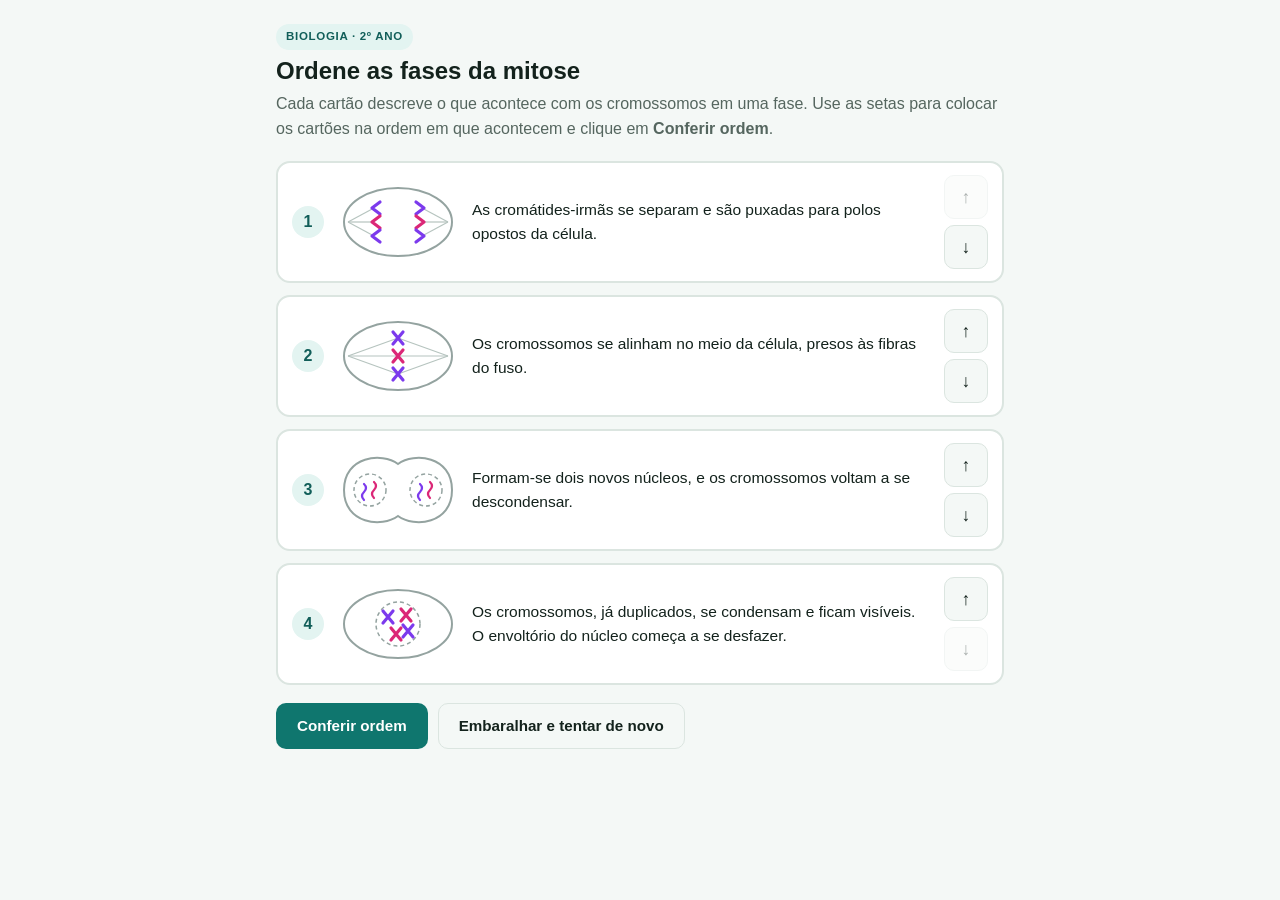
<file: prototipo/mitose.html>
<!DOCTYPE html>
<html lang="pt-BR">
<head>
<meta charset="UTF-8">
<meta name="viewport" content="width=device-width, initial-scale=1.0">
<title>Ordene as fases da mitose</title>
<style>
  /* ---------------------------------------------------------
     CORES (claro + escuro automático)
  --------------------------------------------------------- */
  :root {
    --bg: #f4f8f6;
    --card: #ffffff;
    --text: #13221c;
    --muted: #55665f;
    --line: #dbe5e0;
    --accent: #0f766e;
    --accent-ink: #115e59;
    --accent-soft: #e3f4f1;
    --chromo: #7c3aed;
    --chromo-2: #db2777;
    --cell: #94a3a0;
    --spindle: #b6c4bf;
    --ok: #15803d;
    --ok-bg: #e8f7ee;
    --bad: #b42318;
    --bad-bg: #fdeeec;
    color-scheme: light;
  }

  @media (prefers-color-scheme: dark) {
    :root {
      --bg: #0c1513;
      --card: #13201d;
      --text: #e5efeb;
      --muted: #97aaa3;
      --line: #24352f;
      --accent: #2dd4bf;
      --accent-ink: #5eead4;
      --accent-soft: #123430;
      --chromo: #b794ff;
      --chromo-2: #ff7fb3;
      --cell: #6b7f78;
      --spindle: #35504a;
      --ok: #5ee08f;
      --ok-bg: #11291d;
      --bad: #ff9a90;
      --bad-bg: #2f1517;
      color-scheme: dark;
    }
  }

  * { box-sizing: border-box; }
  [hidden] { display: none !important; }

  body {
    margin: 0;
    background: var(--bg);
    color: var(--text);
    font-family: -apple-system, BlinkMacSystemFont, "Segoe UI", Roboto, Helvetica, Arial, sans-serif;
    line-height: 1.55;
  }

  main { max-width: 760px; margin: 0 auto; padding: 24px 16px 56px; }

  /* ---------------------------------------------------------
     CABEÇALHO
  --------------------------------------------------------- */
  .top { display: flex; align-items: center; gap: 12px; margin-bottom: 6px; }
  .badge {
    font-size: .72rem; font-weight: 800; letter-spacing: .06em; text-transform: uppercase;
    color: var(--accent-ink); background: var(--accent-soft);
    padding: 4px 10px; border-radius: 999px;
  }
  h1 { font-size: 1.5rem; margin: 6px 0 6px; line-height: 1.25; }
  .intro { color: var(--muted); margin: 0 0 20px; }

  /* ---------------------------------------------------------
     LISTA DE CARTÕES
  --------------------------------------------------------- */
  .cards { list-style: none; margin: 0; padding: 0; display: grid; gap: 12px; }

  .card {
    display: grid;
    grid-template-columns: auto 120px 1fr auto;
    align-items: center;
    gap: 14px;
    background: var(--card);
    border: 2px solid var(--line);
    border-radius: 14px;
    padding: 12px 14px;
    transition: border-color .2s ease, background .2s ease;
  }

  .card.moved { animation: pop .3s ease; }
  @keyframes pop { 50% { transform: scale(1.015); } }

  .pos {
    width: 32px; height: 32px;
    display: grid; place-items: center;
    border-radius: 50%;
    background: var(--accent-soft);
    color: var(--accent-ink);
    font-weight: 800;
  }

  .card svg { width: 120px; height: 80px; display: block; }
  .card p { margin: 0; font-size: .97rem; }
  .card .name { display: block; font-weight: 800; margin-bottom: 2px; }

  .moves { display: flex; flex-direction: column; gap: 6px; }
  .moves button {
    width: 44px; height: 44px;
    display: grid; place-items: center;
    font-size: 1.1rem;
    border-radius: 10px;
    border: 1.5px solid var(--line);
    background: var(--bg);
    color: var(--text);
    cursor: pointer;
  }
  .moves button:hover:not(:disabled) { border-color: var(--accent); }
  .moves button:disabled { opacity: .35; cursor: default; }
  button:focus-visible { outline: 3px solid var(--accent); outline-offset: 2px; }

  .card.correct { border-color: var(--ok); background: var(--ok-bg); }
  .card.wrong { border-color: var(--bad); background: var(--bad-bg); }
  .card .verdict { display: block; font-size: .85rem; font-weight: 700; margin-top: 4px; }
  .card.correct .verdict { color: var(--ok); }
  .card.wrong .verdict { color: var(--bad); }

  /* ilustrações */
  .cell { fill: none; stroke: var(--cell); stroke-width: 2; }
  .nucleus { fill: none; stroke: var(--cell); stroke-width: 1.5; stroke-dasharray: 4 3; }
  .fiber { stroke: var(--spindle); stroke-width: 1.2; }
  .chromo { fill: none; stroke: var(--chromo); stroke-width: 3.2; stroke-linecap: round; stroke-linejoin: round; }
  .chromo.b { stroke: var(--chromo-2); }
  .thin { stroke-width: 2.2; }

  /* ---------------------------------------------------------
     AÇÕES E RESULTADO
  --------------------------------------------------------- */
  .actions { display: flex; flex-wrap: wrap; gap: 10px; margin-top: 18px; }
  .btn {
    font: inherit; font-weight: 700; font-size: .95rem;
    min-height: 44px;
    padding: 10px 20px;
    border-radius: 10px;
    border: 1.5px solid transparent;
    cursor: pointer;
  }
  .btn-primary { background: var(--accent); color: #fff; }
  .btn-primary:hover { background: var(--accent-ink); }
  .btn-ghost { background: transparent; color: var(--text); border-color: var(--line); }
  .btn-ghost:hover { border-color: var(--accent); }
  @media (prefers-color-scheme: dark) { .btn-primary { color: #0c1513; } }

  .result {
    margin-top: 18px;
    padding: 14px 16px;
    border-radius: 12px;
    border: 1.5px solid;
  }
  .result.ok { border-color: var(--ok); background: var(--ok-bg); }
  .result.bad { border-color: var(--bad); background: var(--bad-bg); }
  .result strong { display: block; font-size: 1.05rem; }
  .result.ok strong { color: var(--ok); }
  .result.bad strong { color: var(--bad); }
  .result p { margin: 4px 0 0; }

  .explain { margin-top: 24px; }
  .explain h2 { font-size: 1.15rem; margin: 0 0 10px; }
  .explain ol { margin: 0; padding-left: 1.3em; display: grid; gap: 10px; }
  .explain li strong { color: var(--accent-ink); }

  .meta { margin-top: 26px; font-size: .8rem; color: var(--muted); }

  @media (max-width: 560px) {
    .card { grid-template-columns: auto 1fr auto; }
    .card svg { grid-column: 1 / -1; grid-row: 1; width: 100%; max-width: 180px; height: auto; justify-self: center; }
    .actions .btn { flex: 1; }
  }

  @media (prefers-reduced-motion: reduce) {
    * { animation: none !important; transition: none !important; }
  }
</style>
</head>
<body>

<main>
  <div class="top"><span class="badge">Biologia · 2º ano</span></div>
  <h1>Ordene as fases da mitose</h1>
  <p class="intro">Cada cartão descreve o que acontece com os cromossomos em uma fase. Use as setas para colocar os cartões na ordem em que acontecem e clique em <strong>Conferir ordem</strong>.</p>

  <ol class="cards" id="cards" aria-label="Cartões das fases, na ordem atual"></ol>

  <div class="actions">
    <button class="btn btn-primary" id="btn-check" type="button">Conferir ordem</button>
    <button class="btn btn-ghost" id="btn-shuffle" type="button">Embaralhar e tentar de novo</button>
  </div>

  <div id="result" role="status" aria-live="polite"></div>

  <section class="explain" id="explain" hidden aria-labelledby="explain-title">
    <h2 id="explain-title">Entenda cada fase</h2>
    <ol id="explain-list"></ol>
  </section>

  <p class="meta" id="meta"></p>
</main>

<script>
/* =============================================================
   CONTEÚDO DA ATIVIDADE
   Para editar textos ou explicações, mexa apenas nesta lista.
   A ordem da lista é a ordem correta das fases.
============================================================= */
const FASES = [
  {
    nome: "Prófase",
    descricao: "Os cromossomos, já duplicados, se condensam e ficam visíveis. O envoltório do núcleo começa a se desfazer.",
    explicacao: "É o início da divisão. Cada cromossomo já está duplicado (duas cromátides-irmãs unidas pelo centrômero) e se enrola até ficar curto e espesso. As fibras do fuso começam a se formar.",
    ilustracao: "profase"
  },
  {
    nome: "Metáfase",
    descricao: "Os cromossomos se alinham no meio da célula, presos às fibras do fuso.",
    explicacao: "Os cromossomos ficam enfileirados na região central da célula (placa equatorial), cada um ligado pelas fibras do fuso aos dois polos. É a fase em que eles aparecem mais nítidos ao microscópio.",
    ilustracao: "metafase"
  },
  {
    nome: "Anáfase",
    descricao: "As cromátides-irmãs se separam e são puxadas para polos opostos da célula.",
    explicacao: "As fibras do fuso encurtam e puxam as cromátides-irmãs, agora cromossomos independentes, para lados opostos. Assim, cada polo recebe um conjunto completo de cromossomos.",
    ilustracao: "anafase"
  },
  {
    nome: "Telófase",
    descricao: "Formam-se dois novos núcleos, e os cromossomos voltam a se descondensar.",
    explicacao: "Em cada polo, um novo envoltório nuclear se forma ao redor dos cromossomos, que se desenrolam. Geralmente junto com ela ocorre a citocinese, que divide o citoplasma e origina duas células-filhas com os mesmos cromossomos da célula original.",
    ilustracao: "telofase"
  }
];

/* =============================================================
   ILUSTRAÇÕES (desenhos esquemáticos em SVG)
============================================================= */
const X = (x, y, cls) => `<path class="chromo ${cls || ""}" d="M${x - 5} ${y - 6} L${x + 5} ${y + 6} M${x + 5} ${y - 6} L${x - 5} ${y + 6}"/>`;

const ILUSTRACOES = {
  profase: `
    <ellipse class="cell" cx="60" cy="40" rx="54" ry="34"/>
    <circle class="nucleus" cx="60" cy="40" r="22"/>
    ${X(50, 33)}${X(68, 31, "b")}${X(58, 50, "b")}${X(70, 47)}`,
  metafase: `
    <ellipse class="cell" cx="60" cy="40" rx="54" ry="34"/>
    <g class="fiber">
      <line x1="10" y1="40" x2="60" y2="22"/><line x1="10" y1="40" x2="60" y2="40"/><line x1="10" y1="40" x2="60" y2="58"/>
      <line x1="110" y1="40" x2="60" y2="22"/><line x1="110" y1="40" x2="60" y2="40"/><line x1="110" y1="40" x2="60" y2="58"/>
    </g>
    ${X(60, 22)}${X(60, 40, "b")}${X(60, 58)}`,
  anafase: `
    <ellipse class="cell" cx="60" cy="40" rx="54" ry="34"/>
    <g class="fiber">
      <line x1="10" y1="40" x2="36" y2="26"/><line x1="10" y1="40" x2="36" y2="40"/><line x1="10" y1="40" x2="36" y2="54"/>
      <line x1="110" y1="40" x2="84" y2="26"/><line x1="110" y1="40" x2="84" y2="40"/><line x1="110" y1="40" x2="84" y2="54"/>
    </g>
    <path class="chromo" d="M42 20 L34 26 L42 32"/><path class="chromo b" d="M42 34 L34 40 L42 46"/><path class="chromo" d="M42 48 L34 54 L42 60"/>
    <path class="chromo" d="M78 20 L86 26 L78 32"/><path class="chromo b" d="M78 34 L86 40 L78 46"/><path class="chromo" d="M78 48 L86 54 L78 60"/>`,
  telofase: `
    <path class="cell" d="M60 14 C44 2, 6 6, 6 40 C6 74, 44 78, 60 66 C76 78, 114 74, 114 40 C114 6, 76 2, 60 14 Z"/>
    <circle class="nucleus" cx="32" cy="40" r="16"/>
    <circle class="nucleus" cx="88" cy="40" r="16"/>
    <path class="chromo thin" d="M26 34 q4 4 0 8 q-4 4 0 8"/><path class="chromo b thin" d="M36 32 q4 4 0 8 q-4 4 0 8"/>
    <path class="chromo thin" d="M82 34 q4 4 0 8 q-4 4 0 8"/><path class="chromo b thin" d="M92 32 q4 4 0 8 q-4 4 0 8"/>`
};

/* =============================================================
   ESTADO
   ordem: índices de FASES na ordem em que aparecem na tela
============================================================= */
const state = { ordem: [], conferido: false, tentativas: 0 };

const $ = (id) => document.getElementById(id);

function embaralhar(lista) {
  const a = lista.slice();
  for (let i = a.length - 1; i > 0; i--) {
    const j = Math.floor(Math.random() * (i + 1));
    [a[i], a[j]] = [a[j], a[i]];
  }
  return a;
}

/* embaralha garantindo que não comece já na ordem correta */
function novaRodada() {
  let ordem;
  do { ordem = embaralhar(FASES.map((_, i) => i)); } while (ordem.every((v, i) => v === i));
  state.ordem = ordem;
  state.conferido = false;
  $("result").innerHTML = "";
  $("explain").hidden = true;
  $("btn-check").hidden = false;
  desenhar();
}

/* =============================================================
   DESENHO DOS CARTÕES
============================================================= */
function desenhar(movido) {
  const lista = $("cards");
  lista.innerHTML = "";

  state.ordem.forEach((faseIdx, pos) => {
    const fase = FASES[faseIdx];
    const li = document.createElement("li");
    li.className = "card";
    li.dataset.fase = faseIdx;
    if (pos === movido) li.classList.add("moved");

    const num = document.createElement("span");
    num.className = "pos";
    num.textContent = pos + 1;

    const figura = document.createElementNS("http://www.w3.org/2000/svg", "svg");
    figura.setAttribute("viewBox", "0 0 120 80");
    figura.setAttribute("aria-hidden", "true");
    figura.innerHTML = ILUSTRACOES[fase.ilustracao];

    const texto = document.createElement("p");
    if (state.conferido) {
      const nome = document.createElement("span");
      nome.className = "name";
      nome.textContent = fase.nome;
      texto.appendChild(nome);
    }
    texto.append(fase.descricao);

    if (state.conferido) {
      const certo = faseIdx === pos;
      li.classList.add(certo ? "correct" : "wrong");
      const veredito = document.createElement("span");
      veredito.className = "verdict";
      veredito.textContent = certo ? "✓ Posição correta" : "✗ O lugar desta fase é a posição " + (faseIdx + 1);
      texto.appendChild(veredito);
    }

    const moves = document.createElement("div");
    moves.className = "moves";
    const cima = botaoMover("↑", "Mover para cima: " + fase.descricao, pos === 0, () => mover(pos, -1));
    const baixo = botaoMover("↓", "Mover para baixo: " + fase.descricao, pos === state.ordem.length - 1, () => mover(pos, 1));
    moves.append(cima, baixo);

    li.append(num, figura, texto, moves);
    lista.appendChild(li);
  });
}

function botaoMover(simbolo, rotulo, desativado, acao) {
  const b = document.createElement("button");
  b.type = "button";
  b.textContent = simbolo;
  b.setAttribute("aria-label", rotulo);
  b.disabled = desativado || state.conferido;
  b.addEventListener("click", acao);
  return b;
}

function mover(pos, direcao) {
  const alvo = pos + direcao;
  [state.ordem[pos], state.ordem[alvo]] = [state.ordem[alvo], state.ordem[pos]];
  desenhar(alvo);
  // mantém o foco no cartão que foi movido (importante para quem usa teclado)
  const botoes = $("cards").children[alvo].querySelectorAll(".moves button");
  const preferido = botoes[direcao < 0 ? 0 : 1];
  (preferido.disabled ? botoes[direcao < 0 ? 1 : 0] : preferido).focus();
}

/* =============================================================
   CONFERIR
============================================================= */
function conferir() {
  state.conferido = true;
  state.tentativas++;
  desenhar();

  const acertos = state.ordem.filter((v, i) => v === i).length;
  const tudoCerto = acertos === FASES.length;

  const box = document.createElement("div");
  box.className = "result " + (tudoCerto ? "ok" : "bad");
  const titulo = document.createElement("strong");
  titulo.textContent = tudoCerto
    ? "✓ Ordem correta! Prófase → Metáfase → Anáfase → Telófase"
    : "Você acertou " + acertos + " de " + FASES.length + " posições";
  const dica = document.createElement("p");
  dica.textContent = tudoCerto
    ? "Leia abaixo o que acontece em cada fase e, se quiser, embaralhe para treinar de novo."
    : "Os cartões em vermelho mostram a posição correta. Leia as explicações abaixo e tente de novo.";
  box.append(titulo, dica);
  $("result").innerHTML = "";
  $("result").appendChild(box);

  // explicação de cada fase, na ordem correta
  const lista = $("explain-list");
  lista.innerHTML = "";
  FASES.forEach((fase) => {
    const li = document.createElement("li");
    const nome = document.createElement("strong");
    nome.textContent = fase.nome + ": ";
    li.append(nome, fase.explicacao);
    lista.appendChild(li);
  });
  $("explain").hidden = false;
  $("btn-check").hidden = true;
  $("meta").textContent = "Tentativas: " + state.tentativas;
  $("btn-shuffle").focus();
}

$("btn-check").addEventListener("click", conferir);
$("btn-shuffle").addEventListener("click", novaRodada);

novaRodada();
</script>

</body>
</html>
</file>
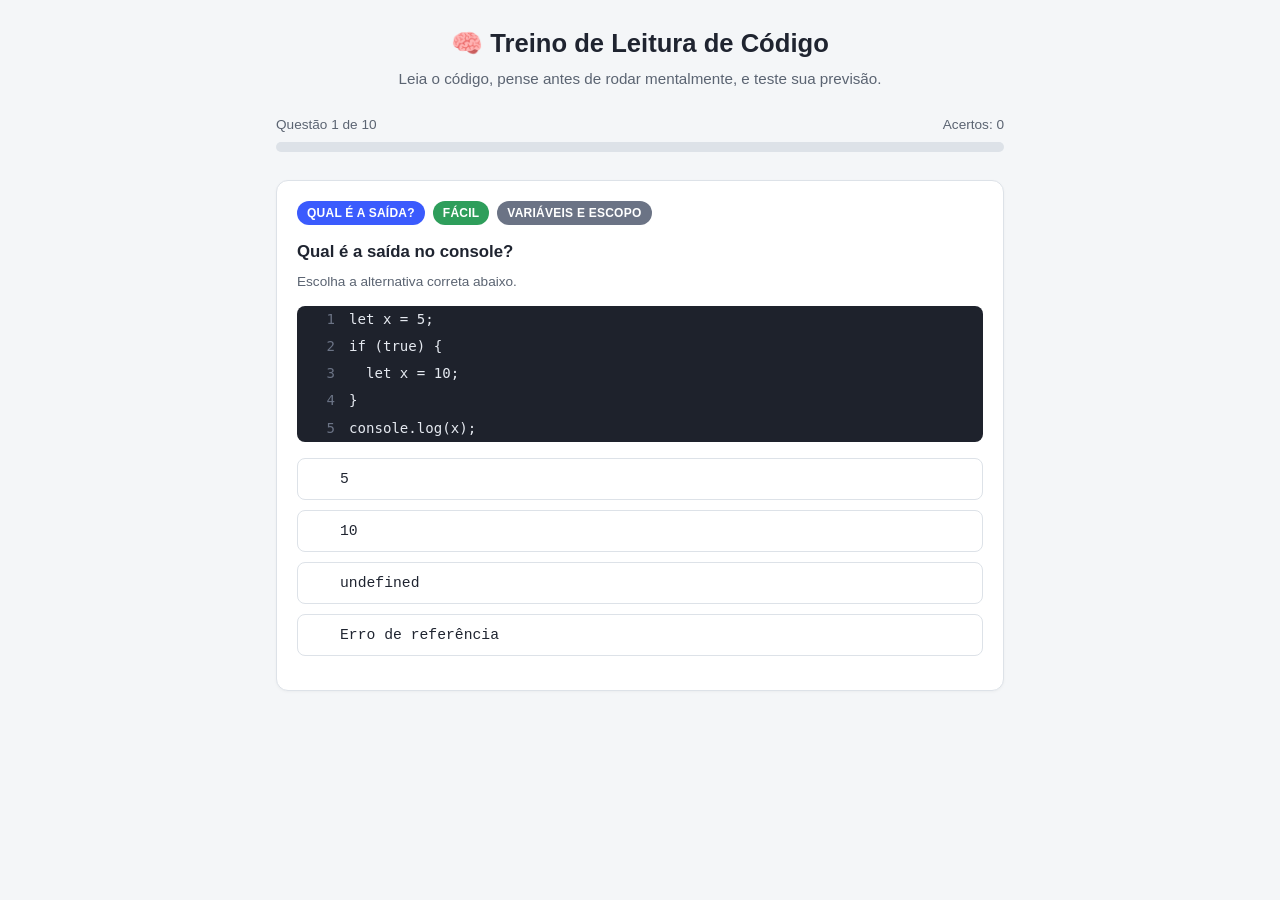
<file: prototipo/v1.html>
<!DOCTYPE html>
<html lang="pt-BR">
<head>
<meta charset="UTF-8">
<meta name="viewport" content="width=device-width, initial-scale=1.0">
<title>Treino de Leitura de Código · v1</title>
<style>
  /* ---------------------------------------------------------
     VARIÁVEIS DE COR (paleta "dev/terminal")
  --------------------------------------------------------- */
  :root {
    --bg: #f4f6f8;
    --card-bg: #ffffff;
    --text: #1f2430;
    --text-muted: #5b6472;
    --border: #dde2e8;
    --accent: #3b5bfd;
    --accent-dark: #2a41c9;

    --code-bg: #1e222c;
    --code-text: #e5e9f0;
    --code-line-hover: #2b3040;
    --code-line-number: #6b7385;

    --success-bg: #e6f6ec;
    --success-border: #2e9e5b;
    --success-text: #1c6e3f;

    --error-bg: #fdeceb;
    --error-border: #d94f45;
    --error-text: #a3372e;

    --badge-easy: #2e9e5b;
    --badge-medium: #c78a1f;
  }

  * { box-sizing: border-box; }

  html, body {
    margin: 0;
    padding: 0;
    background: var(--bg);
    color: var(--text);
    font-family: -apple-system, BlinkMacSystemFont, "Segoe UI", Roboto, Helvetica, Arial, sans-serif;
    line-height: 1.5;
  }

  .wrap {
    max-width: 760px;
    margin: 0 auto;
    padding: 24px 16px 64px;
  }

  header.app-header {
    text-align: center;
    margin-bottom: 24px;
  }

  header.app-header h1 {
    font-size: 1.6rem;
    margin: 0 0 6px;
  }

  header.app-header p {
    color: var(--text-muted);
    margin: 0;
    font-size: 0.95rem;
  }

  /* ---------------------------------------------------------
     BARRA DE PROGRESSO
  --------------------------------------------------------- */
  .progress-wrap {
    margin: 20px 0 28px;
  }

  .progress-label {
    display: flex;
    justify-content: space-between;
    font-size: 0.85rem;
    color: var(--text-muted);
    margin-bottom: 6px;
  }

  .progress-track {
    background: var(--border);
    border-radius: 999px;
    height: 10px;
    overflow: hidden;
  }

  .progress-fill {
    background: var(--accent);
    height: 100%;
    width: 0%;
    transition: width 0.3s ease;
  }

  /* ---------------------------------------------------------
     CARD DA PERGUNTA
  --------------------------------------------------------- */
  .card {
    background: var(--card-bg);
    border: 1px solid var(--border);
    border-radius: 12px;
    padding: 20px;
    box-shadow: 0 1px 3px rgba(0,0,0,0.04);
  }

  .card-meta {
    display: flex;
    flex-wrap: wrap;
    gap: 8px;
    margin-bottom: 14px;
  }

  .badge {
    display: inline-flex;
    align-items: center;
    gap: 4px;
    font-size: 0.75rem;
    font-weight: 600;
    padding: 3px 10px;
    border-radius: 999px;
    color: #fff;
    text-transform: uppercase;
    letter-spacing: 0.02em;
  }

  .badge.type { background: var(--accent); }
  .badge.difficulty.facil { background: var(--badge-easy); }
  .badge.difficulty.medio { background: var(--badge-medium); }
  .badge.topic { background: #6b7385; }

  .question-title {
    font-size: 1.05rem;
    font-weight: 600;
    margin: 0 0 14px;
  }

  /* ---------------------------------------------------------
     BLOCO DE CÓDIGO
  --------------------------------------------------------- */
  .code-block {
    background: var(--code-bg);
    color: var(--code-text);
    border-radius: 8px;
    overflow: hidden;
    margin-bottom: 16px;
    font-family: "Consolas", "SFMono-Regular", Menlo, Monaco, "Courier New", monospace;
    font-size: 0.88rem;
  }

  .code-block pre {
    margin: 0;
    padding: 0;
  }

  .code-line {
    display: flex;
    padding: 3px 12px;
    white-space: pre;
  }

  .code-line .ln {
    color: var(--code-line-number);
    min-width: 26px;
    text-align: right;
    margin-right: 14px;
    user-select: none;
    flex-shrink: 0;
  }

  .code-line .code-content {
    white-space: pre-wrap;
    word-break: break-word;
  }

  /* linhas clicáveis (perguntas do tipo "ache o erro") */
  .code-line.clickable {
    cursor: pointer;
    border-left: 3px solid transparent;
  }

  .code-line.clickable:hover {
    background: var(--code-line-hover);
  }

  .code-line.clickable:focus-visible {
    outline: 2px solid var(--accent);
    outline-offset: -2px;
  }

  .code-line.selected-correct {
    background: rgba(46, 158, 91, 0.25);
    border-left-color: var(--badge-easy);
  }

  .code-line.selected-wrong {
    background: rgba(217, 79, 69, 0.25);
    border-left-color: var(--error-border);
  }

  .code-line .line-icon {
    margin-left: 8px;
    font-weight: 700;
  }

  .code-line .line-icon.ok { color: #6fe3a0; }
  .code-line .line-icon.bad { color: #ff9b92; }

  .instruction-hint {
    font-size: 0.85rem;
    color: var(--text-muted);
    margin: -6px 0 14px;
  }

  /* ---------------------------------------------------------
     OPÇÕES DE MÚLTIPLA ESCOLHA
  --------------------------------------------------------- */
  .options {
    display: flex;
    flex-direction: column;
    gap: 10px;
  }

  .option-btn {
    display: flex;
    align-items: center;
    gap: 10px;
    text-align: left;
    background: var(--card-bg);
    border: 1.5px solid var(--border);
    border-radius: 8px;
    padding: 12px 14px;
    font-size: 0.92rem;
    font-family: "Consolas", "SFMono-Regular", Menlo, Monaco, "Courier New", monospace;
    color: var(--text);
    cursor: pointer;
    transition: border-color 0.15s ease, background 0.15s ease;
  }

  .option-btn:hover:not(:disabled) {
    border-color: var(--accent);
  }

  .option-btn:focus-visible {
    outline: 2px solid var(--accent);
    outline-offset: 2px;
  }

  .option-btn:disabled {
    cursor: default;
  }

  .option-btn .opt-icon {
    font-weight: 700;
    width: 18px;
    flex-shrink: 0;
  }

  .option-btn.correct {
    background: var(--success-bg);
    border-color: var(--success-border);
    color: var(--success-text);
  }

  .option-btn.correct .opt-icon { color: var(--success-border); }

  .option-btn.wrong {
    background: var(--error-bg);
    border-color: var(--error-border);
    color: var(--error-text);
  }

  .option-btn.wrong .opt-icon { color: var(--error-border); }

  /* ---------------------------------------------------------
     FEEDBACK
  --------------------------------------------------------- */
  .feedback {
    margin-top: 18px;
    padding: 14px 16px;
    border-radius: 8px;
    border: 1.5px solid transparent;
    display: none;
  }

  .feedback.show { display: block; }

  .feedback.correct {
    background: var(--success-bg);
    border-color: var(--success-border);
  }

  .feedback.wrong {
    background: var(--error-bg);
    border-color: var(--error-border);
  }

  .feedback-title {
    display: flex;
    align-items: center;
    gap: 8px;
    font-weight: 700;
    margin-bottom: 6px;
    font-size: 0.95rem;
  }

  .feedback.correct .feedback-title { color: var(--success-text); }
  .feedback.wrong .feedback-title { color: var(--error-text); }

  .feedback-explanation {
    font-size: 0.9rem;
    color: var(--text);
    margin: 0;
  }

  .next-btn-wrap {
    margin-top: 14px;
    text-align: right;
  }

  .btn-primary {
    background: var(--accent);
    color: #fff;
    border: none;
    border-radius: 8px;
    padding: 10px 20px;
    font-size: 0.9rem;
    font-weight: 600;
    cursor: pointer;
  }

  .btn-primary:hover { background: var(--accent-dark); }

  .btn-primary:focus-visible {
    outline: 2px solid var(--accent-dark);
    outline-offset: 2px;
  }

  /* ---------------------------------------------------------
     TELA FINAL
  --------------------------------------------------------- */
  .result-card {
    text-align: center;
    padding: 40px 24px;
  }

  .result-score {
    font-size: 2.4rem;
    font-weight: 800;
    color: var(--accent);
    margin: 10px 0;
  }

  .result-message {
    color: var(--text-muted);
    font-size: 1rem;
    margin-bottom: 24px;
  }

  .hidden { display: none !important; }

  /* ---------------------------------------------------------
     RESPONSIVO
  --------------------------------------------------------- */
  @media (max-width: 480px) {
    .wrap { padding: 16px 10px 48px; }
    .card { padding: 16px; }
    header.app-header h1 { font-size: 1.35rem; }
    .code-block { font-size: 0.8rem; }
    .result-score { font-size: 2rem; }
  }
</style>
</head>
<body>

<div class="wrap">
  <header class="app-header">
    <h1>🧠 Treino de Leitura de Código</h1>
    <p>Leia o código, pense antes de rodar mentalmente, e teste sua previsão.</p>
  </header>

  <div class="progress-wrap">
    <div class="progress-label">
      <span id="progress-text">Questão 1 de 10</span>
      <span id="score-text">Acertos: 0</span>
    </div>
    <div class="progress-track">
      <div class="progress-fill" id="progress-fill"></div>
    </div>
  </div>

  <!-- CARD DA PERGUNTA -->
  <main class="card" id="quiz-card">
    <div class="card-meta">
      <span class="badge type" id="badge-type">Tipo</span>
      <span class="badge difficulty" id="badge-difficulty">Dificuldade</span>
      <span class="badge topic" id="badge-topic">Tópico</span>
    </div>

    <h2 class="question-title" id="question-title"></h2>
    <p class="instruction-hint" id="instruction-hint"></p>

    <div class="code-block">
      <pre id="code-container"></pre>
    </div>

    <div class="options" id="options-container"></div>

    <div class="feedback" id="feedback" role="alert" aria-live="polite">
      <div class="feedback-title" id="feedback-title"></div>
      <p class="feedback-explanation" id="feedback-explanation"></p>
    </div>

    <div class="next-btn-wrap">
      <button class="btn-primary hidden" id="next-btn">Próxima pergunta →</button>
    </div>
  </main>

  <!-- TELA FINAL -->
  <main class="card result-card hidden" id="result-card">
    <div style="font-size: 2.5rem;">🏁</div>
    <h2 style="margin-bottom: 0;">Quiz concluído!</h2>
    <div class="result-score" id="result-score">0/10</div>
    <p class="result-message" id="result-message"></p>
    <button class="btn-primary" id="restart-btn">Reiniciar quiz</button>
  </main>
</div>

<script>
/* =============================================================
   BANCO DE QUESTÕES
   Cada questão tem:
   - type: "output" (qual é a saída) ou "bug" (ache o erro)
   - difficulty: "Fácil" ou "Médio"
   - topic: rótulo exibido no card
   - title: enunciado da pergunta
   - code: string com o trecho de código (uma linha por \n)
   - Para type "output": options (array de strings) e correctIndex
   - Para type "bug": buggyLine (número da linha, começando em 1)
   - explanation: texto exibido no feedback
============================================================= */
const questions = [
  {
    type: "output",
    difficulty: "Fácil",
    topic: "Variáveis e escopo",
    title: "Qual é a saída no console?",
    code:
`let x = 5;
if (true) {
  let x = 10;
}
console.log(x);`,
    options: ["5", "10", "undefined", "Erro de referência"],
    correctIndex: 0,
    explanation: "O \"x\" declarado dentro do bloco if com let existe apenas ali (escopo de bloco). Ele não altera o \"x\" externo, que continua valendo 5 depois do bloco."
  },
  {
    type: "bug",
    difficulty: "Médio",
    topic: "Laços de repetição",
    title: "Este código deveria imprimir todos os itens do array. Qual linha contém o erro?",
    code:
`let arr = [1, 2, 3, 4, 5];
for (let i = 0; i <= arr.length; i++) {
  console.log(arr[i]);
}`,
    buggyLine: 2,
    explanation: "A condição usa \"<=\" em vez de \"<\". Como o array tem 5 elementos (índices de 0 a 4), quando i chega a 5 (arr.length), arr[5] não existe e o console mostra \"undefined\" — um clássico erro de off-by-one."
  },
  {
    type: "output",
    difficulty: "Fácil",
    topic: "Condicionais",
    title: "Qual é a saída no console?",
    code:
`let idade = 16;
if (idade >= 18) {
  console.log("Maior de idade");
} else {
  console.log("Menor de idade");
}`,
    options: ["Maior de idade", "Menor de idade", "true", "undefined"],
    correctIndex: 1,
    explanation: "idade vale 16, e 16 >= 18 é falso. Por isso o bloco else é executado, imprimindo \"Menor de idade\"."
  },
  {
    type: "bug",
    difficulty: "Médio",
    topic: "Comparação (== vs =)",
    title: "Este código deveria comparar a senha, mas sempre libera o acesso. Qual linha contém o erro?",
    code:
`let senha = "1234";
let tentativa = "0000";
if (tentativa = senha) {
  console.log("Acesso liberado");
} else {
  console.log("Acesso negado");
}`,
    buggyLine: 3,
    explanation: "O código usa \"=\" (atribuição) em vez de \"===\" ou \"==\" (comparação). Isso faz \"tentativa\" receber o valor de \"senha\", e como o resultado dessa atribuição (\"1234\") é um valor \"verdadeiro\", o if sempre é executado."
  },
  {
    type: "output",
    difficulty: "Fácil",
    topic: "Laços de repetição",
    title: "Qual é a saída no console?",
    code:
`let soma = 0;
for (let i = 1; i <= 3; i++) {
  soma += i;
}
console.log(soma);`,
    options: ["6", "3", "5", "7"],
    correctIndex: 0,
    explanation: "O laço soma 1 + 2 + 3, resultando em 6. A condição \"i <= 3\" garante que o último valor somado seja o 3."
  },
  {
    type: "bug",
    difficulty: "Médio",
    topic: "Funções e variáveis não inicializadas",
    title: "Esta função deveria contar as vogais, mas retorna NaN. Qual linha contém o erro?",
    code:
`function contarVogais(palavra) {
  let total;
  for (let letra of palavra) {
    if ("aeiou".includes(letra)) {
      total++;
    }
  }
  return total;
}
console.log(contarVogais("banana"));`,
    buggyLine: 2,
    explanation: "A variável \"total\" foi declarada sem valor inicial, ou seja, começa como undefined. Fazer \"undefined++\" resulta em NaN. O correto seria \"let total = 0;\"."
  },
  {
    type: "output",
    difficulty: "Fácil",
    topic: "Funções e retorno",
    title: "Qual é a saída no console?",
    code:
`function dobro(n) {
  return n * 2;
}
console.log(dobro(4) + 1);`,
    options: ["9", "8", "10", "undefined"],
    correctIndex: 0,
    explanation: "dobro(4) retorna 8 (4 * 2). Depois somamos 1, resultando em 9."
  },
  {
    type: "output",
    difficulty: "Médio",
    topic: "Arrays (filter)",
    title: "Qual é a saída no console?",
    code:
`let numeros = [1, 2, 3, 4, 5];
let pares = numeros.filter(function(n) {
  return n % 2 === 0;
});
console.log(pares);`,
    options: ["[2, 4]", "[1, 3, 5]", "[2, 4, 6]", "[1, 2, 3, 4, 5]"],
    correctIndex: 0,
    explanation: "filter() mantém apenas os elementos para os quais a função retorna true. Apenas 2 e 4 são pares dentro do array original, então o resultado é [2, 4]."
  },
  {
    type: "output",
    difficulty: "Médio",
    topic: "Comparação (== vs ===)",
    title: "Qual é a saída no console?",
    code:
`let a = 5 === "5";
let b = 5 == "5";
console.log(a, b);`,
    options: ["false true", "true false", "true true", "false false"],
    correctIndex: 0,
    explanation: "\"===\" compara valor E tipo, então 5 === \"5\" é false (número vs texto). Já \"==\" converte os tipos antes de comparar, então 5 == \"5\" é true."
  },
  {
    type: "bug",
    difficulty: "Médio",
    topic: "Arrays (índice fora do limite)",
    title: "Este código deveria imprimir todas as frutas. Qual linha contém o erro?",
    code:
`let frutas = ["maçã", "banana", "uva"];
for (let i = 1; i <= frutas.length; i++) {
  console.log(frutas[i]);
}`,
    buggyLine: 2,
    explanation: "O laço começa em i = 1, pulando o índice 0 (\"maçã\"), e vai até i <= frutas.length (3), tentando acessar frutas[3], que não existe. O correto seria começar em 0 e usar \"i < frutas.length\"."
  }
];

/* =============================================================
   ESTADO DO QUIZ
============================================================= */
let currentIndex = 0;
let score = 0;
let answered = false;

/* Elementos do DOM usados com frequência */
const els = {
  progressText: document.getElementById("progress-text"),
  scoreText: document.getElementById("score-text"),
  progressFill: document.getElementById("progress-fill"),
  quizCard: document.getElementById("quiz-card"),
  resultCard: document.getElementById("result-card"),
  badgeType: document.getElementById("badge-type"),
  badgeDifficulty: document.getElementById("badge-difficulty"),
  badgeTopic: document.getElementById("badge-topic"),
  questionTitle: document.getElementById("question-title"),
  instructionHint: document.getElementById("instruction-hint"),
  codeContainer: document.getElementById("code-container"),
  optionsContainer: document.getElementById("options-container"),
  feedback: document.getElementById("feedback"),
  feedbackTitle: document.getElementById("feedback-title"),
  feedbackExplanation: document.getElementById("feedback-explanation"),
  nextBtn: document.getElementById("next-btn"),
  resultScore: document.getElementById("result-score"),
  resultMessage: document.getElementById("result-message"),
  restartBtn: document.getElementById("restart-btn")
};

/* =============================================================
   RENDERIZAÇÃO
============================================================= */
function renderQuestion() {
  answered = false;
  const q = questions[currentIndex];

  updateProgress();

  // Badges
  els.badgeType.textContent = q.type === "output" ? "Qual é a saída?" : "Ache o erro";
  els.badgeDifficulty.textContent = q.difficulty;
  els.badgeDifficulty.className = "badge difficulty " + (q.difficulty === "Fácil" ? "facil" : "medio");
  els.badgeTopic.textContent = q.topic;

  els.questionTitle.textContent = q.title;
  els.instructionHint.textContent = q.type === "bug"
    ? "Clique na linha do código que contém o erro."
    : "Escolha a alternativa correta abaixo.";

  renderCode(q);

  els.optionsContainer.innerHTML = "";
  if (q.type === "output") {
    renderOptions(q);
  }

  // Reset feedback
  els.feedback.className = "feedback";
  els.feedback.classList.remove("show");
  els.feedbackTitle.textContent = "";
  els.feedbackExplanation.textContent = "";
  els.nextBtn.classList.add("hidden");
}

function renderCode(q) {
  els.codeContainer.innerHTML = "";
  const lines = q.code.split("\n");

  lines.forEach((lineText, idx) => {
    const lineNumber = idx + 1;
    const lineEl = document.createElement("div");
    lineEl.className = "code-line";
    lineEl.dataset.line = lineNumber;

    const lnSpan = document.createElement("span");
    lnSpan.className = "ln";
    lnSpan.textContent = lineNumber;

    const codeSpan = document.createElement("span");
    codeSpan.className = "code-content";
    codeSpan.textContent = lineText;

    lineEl.appendChild(lnSpan);
    lineEl.appendChild(codeSpan);

    if (q.type === "bug") {
      lineEl.classList.add("clickable");
      lineEl.tabIndex = 0;
      lineEl.setAttribute("role", "button");
      lineEl.setAttribute("aria-label", "Linha " + lineNumber + ": " + lineText);
      lineEl.addEventListener("click", () => handleBugAnswer(lineNumber, lineEl));
      lineEl.addEventListener("keydown", (e) => {
        if (e.key === "Enter" || e.key === " ") {
          e.preventDefault();
          handleBugAnswer(lineNumber, lineEl);
        }
      });
    }

    els.codeContainer.appendChild(lineEl);
  });
}

function renderOptions(q) {
  q.options.forEach((optionText, idx) => {
    const btn = document.createElement("button");
    btn.className = "option-btn";
    btn.type = "button";

    const icon = document.createElement("span");
    icon.className = "opt-icon";
    icon.textContent = "";

    const label = document.createElement("span");
    label.textContent = optionText;

    btn.appendChild(icon);
    btn.appendChild(label);

    btn.addEventListener("click", () => handleOutputAnswer(idx, btn));
    els.optionsContainer.appendChild(btn);
  });
}

/* =============================================================
   LÓGICA DE RESPOSTA
============================================================= */
function handleOutputAnswer(selectedIndex, btnEl) {
  if (answered) return;
  answered = true;

  const q = questions[currentIndex];
  const isCorrect = selectedIndex === q.correctIndex;
  if (isCorrect) score++;

  const optionButtons = els.optionsContainer.querySelectorAll(".option-btn");
  optionButtons.forEach((btn, idx) => {
    btn.disabled = true;
    const icon = btn.querySelector(".opt-icon");
    if (idx === q.correctIndex) {
      btn.classList.add("correct");
      icon.textContent = "✓";
    } else if (idx === selectedIndex) {
      btn.classList.add("wrong");
      icon.textContent = "✗";
    }
  });

  showFeedback(isCorrect, q.explanation);
}

function handleBugAnswer(selectedLine, lineEl) {
  if (answered) return;
  answered = true;

  const q = questions[currentIndex];
  const isCorrect = selectedLine === q.buggyLine;
  if (isCorrect) score++;

  const allLines = els.codeContainer.querySelectorAll(".code-line");
  allLines.forEach((el) => {
    const lineNum = Number(el.dataset.line);
    el.classList.remove("clickable");
    el.tabIndex = -1;

    if (lineNum === q.buggyLine) {
      el.classList.add("selected-correct");
      const iconEl = document.createElement("span");
      iconEl.className = "line-icon ok";
      iconEl.textContent = "✓";
      el.appendChild(iconEl);
    } else if (lineNum === selectedLine) {
      el.classList.add("selected-wrong");
      const iconEl = document.createElement("span");
      iconEl.className = "line-icon bad";
      iconEl.textContent = "✗";
      el.appendChild(iconEl);
    }
  });

  showFeedback(isCorrect, q.explanation);
}

function showFeedback(isCorrect, explanationText) {
  els.feedback.classList.add("show");
  els.feedback.classList.add(isCorrect ? "correct" : "wrong");
  els.feedbackTitle.textContent = isCorrect ? "✓ Correto!" : "✗ Não foi dessa vez";
  els.feedbackExplanation.textContent = explanationText;
  els.nextBtn.classList.remove("hidden");
  els.nextBtn.focus();
  updateScoreText();
}

/* =============================================================
   PROGRESSO E NAVEGAÇÃO
============================================================= */
function updateProgress() {
  const total = questions.length;
  els.progressText.textContent = "Questão " + (currentIndex + 1) + " de " + total;
  els.progressFill.style.width = (((currentIndex) / total) * 100) + "%";
  updateScoreText();
}

function updateScoreText() {
  els.scoreText.textContent = "Acertos: " + score;
}

function nextQuestion() {
  currentIndex++;
  if (currentIndex >= questions.length) {
    showResults();
  } else {
    renderQuestion();
  }
}

function showResults() {
  els.progressFill.style.width = "100%";
  els.progressText.textContent = "Quiz concluído";

  els.quizCard.classList.add("hidden");
  els.resultCard.classList.remove("hidden");

  const total = questions.length;
  els.resultScore.textContent = score + "/" + total;

  let message;
  if (score === total) {
    message = "Perfeito! Você leu cada trecho de código com atenção total. 🎉";
  } else if (score >= total * 0.7) {
    message = "Muito bom! Você já consegue prever a maior parte dos comportamentos do código.";
  } else if (score >= total * 0.4) {
    message = "Bom começo! Releia com calma os trechos que errou — a prática de leitura vai ficando mais natural.";
  } else {
    message = "Continue treinando! Ler código linha por linha, prevendo o que cada uma faz, é uma habilidade que se constrói com repetição.";
  }
  els.resultMessage.textContent = message;
}

function restartQuiz() {
  currentIndex = 0;
  score = 0;
  answered = false;
  els.resultCard.classList.add("hidden");
  els.quizCard.classList.remove("hidden");
  renderQuestion();
}

/* =============================================================
   EVENTOS GLOBAIS E INICIALIZAÇÃO
============================================================= */
els.nextBtn.addEventListener("click", nextQuestion);
els.restartBtn.addEventListener("click", restartQuiz);

renderQuestion();
</script>

</body>
</html>
</file>
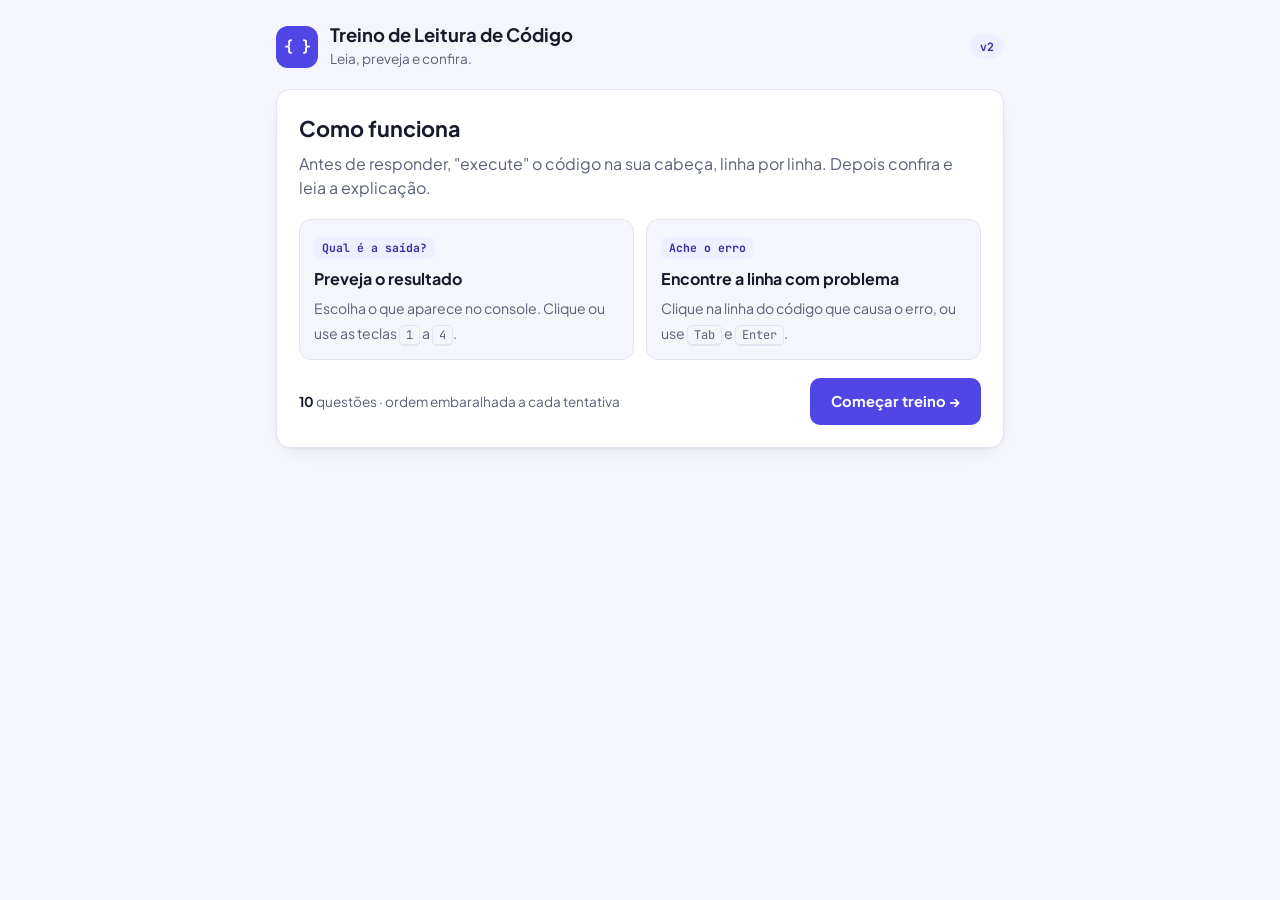
<file: prototipo/v2.html>
<!DOCTYPE html>
<html lang="pt-BR">
<head>
<meta charset="UTF-8">
<meta name="viewport" content="width=device-width, initial-scale=1.0">
<title>Treino de Leitura de Código · v2</title>
<link rel="preconnect" href="https://fonts.googleapis.com">
<link href="https://fonts.googleapis.com/css2?family=JetBrains+Mono:wght@400;700&family=Plus+Jakarta+Sans:wght@400;600;700;800&display=swap" rel="stylesheet">
<style>
  /* ---------------------------------------------------------
     VARIÁVEIS DE COR (claro + escuro automático)
  --------------------------------------------------------- */
  :root {
    --bg: #f5f6fb;
    --card: #ffffff;
    --text: #161a2b;
    --muted: #5a6178;
    --line: #e2e5ef;
    --accent: #4f46e5;
    --accent-ink: #3730a3;
    --accent-soft: #eef0ff;

    --code-bg: #141827;
    --code-bar: #1c2133;
    --code-text: #e4e8f4;
    --code-hover: #23293f;
    --code-ln: #5f6884;
    --tok-kw: #c4a7ff;
    --tok-str: #9be3a3;
    --tok-num: #ffc27a;
    --tok-fn: #7cc7ff;
    --tok-com: #6f7895;

    --ok: #15803d;
    --ok-bg: #e8f7ee;
    --ok-line: #22a35a;
    --bad: #b42318;
    --bad-bg: #fdeeec;
    --bad-line: #e0473b;

    --easy: #15803d;
    --medium: #b45309;
    --radius: 14px;
    --mono: "JetBrains Mono", "SFMono-Regular", Consolas, Menlo, monospace;
    color-scheme: light;
  }

  @media (prefers-color-scheme: dark) {
    :root {
      --bg: #0d1020;
      --card: #151a2e;
      --text: #e7e9f3;
      --muted: #9aa1b9;
      --line: #272d47;
      --accent: #8b8cff;
      --accent-ink: #b9baff;
      --accent-soft: #1f2347;
      --code-bg: #0a0d19;
      --code-bar: #121628;
      --code-hover: #1a1f36;
      --ok: #5ee08f;
      --ok-bg: #11291d;
      --ok-line: #2fa463;
      --bad: #ff9a90;
      --bad-bg: #2f1517;
      --bad-line: #d9473c;
      --easy: #3fbf74;
      --medium: #e09a3e;
      color-scheme: dark;
    }
  }

  * { box-sizing: border-box; }
  .code-block, .option-btn, kbd, .version, .logo, .mode-tag { font-variant-ligatures: none; font-feature-settings: "liga" 0, "calt" 0; }
  [hidden] { display: none !important; }

  html, body {
    margin: 0;
    background: var(--bg);
    color: var(--text);
    font-family: "Plus Jakarta Sans", -apple-system, BlinkMacSystemFont, "Segoe UI", Roboto, Helvetica, Arial, sans-serif;
    line-height: 1.55;
  }

  .wrap {
    max-width: 760px;
    margin: 0 auto;
    padding: 24px 16px 56px;
  }

  /* ---------------------------------------------------------
     CABEÇALHO
  --------------------------------------------------------- */
  .app-header {
    display: flex;
    align-items: center;
    justify-content: space-between;
    gap: 12px;
    margin-bottom: 20px;
  }

  .brand { display: flex; align-items: center; gap: 12px; }

  .logo {
    width: 42px; height: 42px;
    display: grid; place-items: center;
    border-radius: 12px;
    background: var(--accent);
    color: #fff;
    font-family: var(--mono);
    font-weight: 700;
    font-size: 0.95rem;
    flex-shrink: 0;
  }

  .app-header h1 { font-size: 1.15rem; margin: 0; line-height: 1.2; }
  .app-header p { margin: 2px 0 0; color: var(--muted); font-size: 0.85rem; }

  .version {
    font-family: var(--mono);
    font-size: 0.72rem;
    font-weight: 700;
    color: var(--accent-ink);
    background: var(--accent-soft);
    padding: 4px 10px;
    border-radius: 999px;
  }

  /* ---------------------------------------------------------
     CARD
  --------------------------------------------------------- */
  .card {
    background: var(--card);
    border: 1px solid var(--line);
    border-radius: var(--radius);
    padding: 22px;
    box-shadow: 0 1px 2px rgba(16, 24, 40, 0.04), 0 8px 24px -12px rgba(16, 24, 40, 0.12);
  }

  /* ---------------------------------------------------------
     TELA INICIAL
  --------------------------------------------------------- */
  .intro h2 { margin: 0 0 6px; font-size: 1.35rem; }
  .intro > p { margin: 0 0 18px; color: var(--muted); }

  .modes {
    display: grid;
    grid-template-columns: repeat(auto-fit, minmax(220px, 1fr));
    gap: 12px;
    margin-bottom: 18px;
  }

  .mode {
    border: 1px solid var(--line);
    border-radius: 12px;
    padding: 14px;
    background: var(--bg);
  }

  .mode strong { display: block; margin-bottom: 4px; }
  .mode span { font-size: 0.88rem; color: var(--muted); }
  .mode .mode-tag {
    display: inline-block;
    font-family: var(--mono);
    font-size: 0.72rem;
    font-weight: 700;
    color: var(--accent-ink);
    background: var(--accent-soft);
    padding: 2px 8px;
    border-radius: 6px;
    margin-bottom: 8px;
  }

  .intro-footer {
    display: flex;
    flex-wrap: wrap;
    align-items: center;
    justify-content: space-between;
    gap: 12px;
  }

  .intro-facts { font-size: 0.85rem; color: var(--muted); }
  .intro-facts b { color: var(--text); }

  /* ---------------------------------------------------------
     PROGRESSO
  --------------------------------------------------------- */
  .progress { margin-bottom: 16px; }

  .progress-label {
    display: flex;
    justify-content: space-between;
    font-size: 0.85rem;
    color: var(--muted);
    margin-bottom: 6px;
  }

  .progress-label b { color: var(--text); }

  .progress-track {
    background: var(--line);
    border-radius: 999px;
    height: 8px;
    overflow: hidden;
  }

  .progress-fill {
    background: linear-gradient(90deg, var(--accent), #22b8cf);
    height: 100%;
    width: 0%;
    border-radius: 999px;
    transition: width 0.35s ease;
  }

  /* ---------------------------------------------------------
     PERGUNTA
  --------------------------------------------------------- */
  .card-meta { display: flex; flex-wrap: wrap; gap: 6px; margin-bottom: 14px; }

  .badge {
    font-size: 0.72rem;
    font-weight: 700;
    padding: 3px 10px;
    border-radius: 999px;
    border: 1px solid currentColor;
    letter-spacing: 0.02em;
  }

  .badge.type { color: var(--accent-ink); background: var(--accent-soft); border-color: transparent; }
  .badge.facil { color: var(--easy); }
  .badge.medio { color: var(--medium); }
  .badge.topic { color: var(--muted); }

  .question-title { font-size: 1.08rem; font-weight: 700; margin: 0 0 4px; line-height: 1.4; }
  .hint { font-size: 0.86rem; color: var(--muted); margin: 0 0 14px; }

  /* ---------------------------------------------------------
     BLOCO DE CÓDIGO
  --------------------------------------------------------- */
  .code-block {
    background: var(--code-bg);
    color: var(--code-text);
    border-radius: 12px;
    overflow: hidden;
    margin-bottom: 16px;
    font-family: var(--mono);
    font-size: 0.86rem;
  }

  .code-bar {
    display: flex;
    align-items: center;
    gap: 6px;
    padding: 9px 12px;
    background: var(--code-bar);
    font-size: 0.75rem;
    color: var(--code-ln);
  }

  .code-bar i { width: 10px; height: 10px; border-radius: 50%; background: #3a4160; display: inline-block; }
  .code-bar span { margin-left: 8px; }

  .code-lines { margin: 0; padding: 8px 0; overflow-x: auto; }

  .code-line {
    display: flex;
    align-items: baseline;
    padding: 2px 14px;
    border-left: 3px solid transparent;
    min-height: 1.6em;
  }

  .code-line .ln {
    color: var(--code-ln);
    min-width: 22px;
    text-align: right;
    margin-right: 16px;
    user-select: none;
    flex-shrink: 0;
  }

  .code-line .code-content { white-space: pre-wrap; word-break: break-word; flex: 1; }

  .code-line.clickable { cursor: pointer; }
  .code-line.clickable:hover { background: var(--code-hover); border-left-color: var(--accent); }
  .code-line.clickable:focus-visible { outline: 2px solid var(--accent); outline-offset: -2px; }

  .code-line.is-correct { background: rgba(34, 163, 90, 0.22); border-left-color: var(--ok-line); }
  .code-line.is-wrong { background: rgba(224, 71, 59, 0.22); border-left-color: var(--bad-line); }

  .line-icon { margin-left: 10px; font-weight: 700; }
  .line-icon.ok { color: #6fe3a0; }
  .line-icon.bad { color: #ff9b92; }

  /* realce de sintaxe */
  .tok-kw { color: var(--tok-kw); }
  .tok-str { color: var(--tok-str); }
  .tok-num { color: var(--tok-num); }
  .tok-fn { color: var(--tok-fn); }
  .tok-com { color: var(--tok-com); font-style: italic; }

  /* ---------------------------------------------------------
     ALTERNATIVAS
  --------------------------------------------------------- */
  .options { display: grid; gap: 10px; }

  .option-btn {
    display: flex;
    align-items: center;
    gap: 12px;
    width: 100%;
    text-align: left;
    background: var(--card);
    border: 1.5px solid var(--line);
    border-radius: 10px;
    padding: 11px 14px;
    font: inherit;
    font-family: var(--mono);
    font-size: 0.92rem;
    color: var(--text);
    cursor: pointer;
    transition: border-color 0.15s ease, background 0.15s ease, transform 0.15s ease;
  }

  .option-btn:hover:not(:disabled) { border-color: var(--accent); transform: translateY(-1px); }
  .option-btn:focus-visible { outline: 2px solid var(--accent); outline-offset: 2px; }
  .option-btn:disabled { cursor: default; }

  .option-key {
    width: 26px; height: 26px;
    display: grid; place-items: center;
    border-radius: 7px;
    background: var(--bg);
    border: 1px solid var(--line);
    font-size: 0.78rem;
    font-weight: 700;
    color: var(--muted);
    flex-shrink: 0;
  }

  .option-btn.correct { background: var(--ok-bg); border-color: var(--ok-line); color: var(--ok); }
  .option-btn.correct .option-key { background: var(--ok-line); border-color: var(--ok-line); color: #fff; }
  .option-btn.wrong { background: var(--bad-bg); border-color: var(--bad-line); color: var(--bad); }
  .option-btn.wrong .option-key { background: var(--bad-line); border-color: var(--bad-line); color: #fff; }
  .option-btn.dimmed { opacity: 0.55; }

  .kbd-hint { font-size: 0.78rem; color: var(--muted); margin: 10px 0 0; }
  kbd {
    font-family: var(--mono);
    font-size: 0.75rem;
    padding: 1px 6px;
    border: 1px solid var(--line);
    border-bottom-width: 2px;
    border-radius: 5px;
    background: var(--bg);
  }

  /* ---------------------------------------------------------
     FEEDBACK
  --------------------------------------------------------- */
  .feedback {
    margin-top: 16px;
    padding: 14px 16px;
    border-radius: 10px;
    border: 1.5px solid transparent;
  }

  .feedback.correct { background: var(--ok-bg); border-color: var(--ok-line); }
  .feedback.wrong { background: var(--bad-bg); border-color: var(--bad-line); }

  .feedback-title { font-weight: 800; margin: 0 0 4px; font-size: 0.98rem; }
  .feedback.correct .feedback-title { color: var(--ok); }
  .feedback.wrong .feedback-title { color: var(--bad); }
  .feedback-explanation { font-size: 0.92rem; margin: 0; }

  .actions { margin-top: 16px; display: flex; flex-wrap: wrap; gap: 10px; justify-content: flex-end; }

  /* ---------------------------------------------------------
     BOTÕES
  --------------------------------------------------------- */
  .btn {
    font: inherit;
    font-weight: 700;
    font-size: 0.92rem;
    border-radius: 10px;
    padding: 11px 20px;
    cursor: pointer;
    border: 1.5px solid transparent;
    transition: background 0.15s ease, transform 0.15s ease;
  }

  .btn:focus-visible { outline: 2px solid var(--accent); outline-offset: 2px; }
  .btn-primary { background: var(--accent); color: #fff; }
  .btn-primary:hover { background: var(--accent-ink); }
  .btn-ghost { background: transparent; color: var(--text); border-color: var(--line); }
  .btn-ghost:hover { border-color: var(--accent); }

  @media (prefers-color-scheme: dark) {
    .btn-primary { color: #0d1020; }
    .btn-primary:hover { background: #a9aaff; }
  }

  /* ---------------------------------------------------------
     RESULTADO
  --------------------------------------------------------- */
  .result-top { display: flex; flex-wrap: wrap; align-items: center; gap: 20px; margin-bottom: 18px; }

  .ring { position: relative; width: 112px; height: 112px; flex-shrink: 0; }
  .ring svg { width: 100%; height: 100%; transform: rotate(-90deg); }
  .ring circle { fill: none; stroke-width: 10; }
  .ring .ring-bg { stroke: var(--line); }
  .ring .ring-fg { stroke: var(--accent); stroke-linecap: round; transition: stroke-dashoffset 0.8s ease; }
  .ring-label {
    position: absolute; inset: 0;
    display: grid; place-items: center;
    font-weight: 800;
    font-size: 1.5rem;
  }

  .result-text { flex: 1; min-width: 200px; }
  .result-text h2 { margin: 0 0 4px; font-size: 1.3rem; }
  .result-text p { margin: 0; color: var(--muted); }
  .best { font-size: 0.82rem; margin-top: 6px !important; }

  .review-title { font-size: 0.95rem; margin: 6px 0 10px; }

  .review { list-style: none; margin: 0; padding: 0; display: grid; gap: 8px; }

  .review li {
    display: flex;
    align-items: flex-start;
    gap: 10px;
    padding: 10px 12px;
    border-radius: 10px;
    border: 1px solid var(--line);
    font-size: 0.88rem;
  }

  .review .mark {
    width: 22px; height: 22px;
    display: grid; place-items: center;
    border-radius: 50%;
    font-size: 0.75rem;
    font-weight: 800;
    color: #fff;
    flex-shrink: 0;
    margin-top: 1px;
  }

  .review .ok .mark { background: var(--ok-line); }
  .review .bad .mark { background: var(--bad-line); }
  .review small { display: block; color: var(--muted); }

  @media (max-width: 480px) {
    .wrap { padding: 16px 12px 40px; }
    .card { padding: 16px; }
    .code-block { font-size: 0.8rem; }
    .actions .btn { flex: 1; }
  }

  @media (prefers-reduced-motion: reduce) {
    * { transition: none !important; }
  }
</style>
</head>
<body>

<!-- Uma única região principal (correção de acessibilidade da v1) -->
<main class="wrap">
  <header class="app-header">
    <div class="brand">
      <span class="logo" aria-hidden="true">{ }</span>
      <div>
        <h1>Treino de Leitura de Código</h1>
        <p>Leia, preveja e confira.</p>
      </div>
    </div>
    <span class="version" title="Versão do protótipo">v2</span>
  </header>

  <!-- TELA INICIAL -->
  <section class="card intro" id="screen-intro" aria-labelledby="intro-title">
    <h2 id="intro-title">Como funciona</h2>
    <p>Antes de responder, "execute" o código na sua cabeça, linha por linha. Depois confira e leia a explicação.</p>

    <div class="modes">
      <div class="mode">
        <span class="mode-tag">Qual é a saída?</span>
        <strong>Preveja o resultado</strong>
        <span>Escolha o que aparece no console. Clique ou use as teclas <kbd>1</kbd> a <kbd>4</kbd>.</span>
      </div>
      <div class="mode">
        <span class="mode-tag">Ache o erro</span>
        <strong>Encontre a linha com problema</strong>
        <span>Clique na linha do código que causa o erro, ou use <kbd>Tab</kbd> e <kbd>Enter</kbd>.</span>
      </div>
    </div>

    <div class="intro-footer">
      <div class="intro-facts">
        <b id="intro-total">10</b> questões · ordem embaralhada a cada tentativa
        <div id="intro-best"></div>
      </div>
      <button class="btn btn-primary" id="start-btn" type="button">Começar treino →</button>
    </div>
  </section>

  <!-- TELA DO QUIZ -->
  <section id="screen-quiz" aria-labelledby="question-title" hidden>
    <div class="progress">
      <div class="progress-label">
        <span id="progress-text">Questão 1 de 10</span>
        <span>Acertos: <b id="score-text">0</b></span>
      </div>
      <div class="progress-track" role="progressbar" aria-label="Progresso do treino" aria-valuemin="0" aria-valuemax="100" aria-valuenow="0" id="progress-bar">
        <div class="progress-fill" id="progress-fill"></div>
      </div>
    </div>

    <article class="card">
      <div class="card-meta">
        <span class="badge type" id="badge-type"></span>
        <span class="badge" id="badge-difficulty"></span>
        <span class="badge topic" id="badge-topic"></span>
      </div>

      <h2 class="question-title" id="question-title"></h2>
      <p class="hint" id="hint"></p>

      <div class="code-block">
        <div class="code-bar" aria-hidden="true"><i></i><i></i><i></i><span>script.js</span></div>
        <div class="code-lines" id="code-container"></div>
      </div>

      <div class="options" id="options-container"></div>
      <p class="kbd-hint" id="kbd-hint" hidden>Atalho: teclas <kbd>1</kbd> <kbd>2</kbd> <kbd>3</kbd> <kbd>4</kbd></p>

      <div class="feedback" id="feedback" role="status" aria-live="polite" hidden>
        <p class="feedback-title" id="feedback-title"></p>
        <p class="feedback-explanation" id="feedback-explanation"></p>
      </div>

      <div class="actions">
        <button class="btn btn-primary" id="next-btn" type="button" hidden>Próxima →</button>
      </div>
    </article>
  </section>

  <!-- TELA FINAL -->
  <section class="card" id="screen-result" aria-labelledby="result-title" hidden>
    <div class="result-top">
      <div class="ring" aria-hidden="true">
        <svg viewBox="0 0 120 120">
          <circle class="ring-bg" cx="60" cy="60" r="52"></circle>
          <circle class="ring-fg" id="ring-fg" cx="60" cy="60" r="52"></circle>
        </svg>
        <div class="ring-label" id="ring-label">0%</div>
      </div>
      <div class="result-text">
        <h2 id="result-title">Você acertou 0 de 10</h2>
        <p id="result-message"></p>
        <p class="best" id="result-best"></p>
      </div>
    </div>

    <h3 class="review-title">Revisão das questões</h3>
    <ol class="review" id="review-list"></ol>

    <div class="actions">
      <button class="btn btn-ghost" id="retry-wrong-btn" type="button">Refazer só as que errei</button>
      <button class="btn btn-primary" id="restart-btn" type="button">Recomeçar tudo</button>
    </div>
  </section>
</main>

<script>
/* =============================================================
   BANCO DE QUESTÕES
   Para trocar o conteúdo do treino, edite apenas esta lista.
   - type: "output" (qual é a saída) ou "bug" (ache o erro)
   - difficulty: "Fácil" ou "Médio"
   - topic: rótulo exibido no card e na revisão
   - title: enunciado da pergunta
   - code: trecho de código (uma linha por quebra de linha)
   - Para "output": options (alternativas) e correctIndex (posição da certa, começando em 0)
   - Para "bug": buggyLine (número da linha com erro, começando em 1)
   - explanation: texto exibido no feedback
============================================================= */
const questions = [
  {
    type: "output",
    difficulty: "Fácil",
    topic: "Variáveis e escopo",
    title: "Qual é a saída no console?",
    code:
`let x = 5;
if (true) {
  let x = 10;
}
console.log(x);`,
    options: ["5", "10", "undefined", "Erro de referência"],
    correctIndex: 0,
    explanation: "O \"x\" declarado com let dentro do if existe apenas naquele bloco (escopo de bloco). Ele não altera o \"x\" de fora, que continua valendo 5."
  },
  {
    type: "bug",
    difficulty: "Médio",
    topic: "Laços de repetição",
    title: "Este código deveria imprimir todos os itens do array. Qual linha contém o erro?",
    code:
`let arr = [1, 2, 3, 4, 5];
for (let i = 0; i <= arr.length; i++) {
  console.log(arr[i]);
}`,
    buggyLine: 2,
    explanation: "A condição usa \"<=\" em vez de \"<\". O array tem 5 elementos (índices 0 a 4); quando i chega a 5, arr[5] não existe e aparece \"undefined\". É o clássico erro de off-by-one."
  },
  {
    type: "output",
    difficulty: "Fácil",
    topic: "Condicionais",
    title: "Qual é a saída no console?",
    code:
`let idade = 16;
if (idade >= 18) {
  console.log("Maior de idade");
} else {
  console.log("Menor de idade");
}`,
    options: ["Maior de idade", "Menor de idade", "true", "undefined"],
    correctIndex: 1,
    explanation: "idade vale 16, e 16 >= 18 é falso. Por isso o bloco else é executado e aparece \"Menor de idade\"."
  },
  {
    type: "bug",
    difficulty: "Médio",
    topic: "Comparação (= vs ===)",
    title: "Este código deveria comparar a senha, mas sempre libera o acesso. Qual linha contém o erro?",
    code:
`let senha = "1234";
let tentativa = "0000";
if (tentativa = senha) {
  console.log("Acesso liberado");
} else {
  console.log("Acesso negado");
}`,
    buggyLine: 3,
    explanation: "O código usa \"=\" (atribuição) em vez de \"===\" (comparação). \"tentativa\" passa a valer \"1234\", e como esse valor é considerado verdadeiro, o if sempre é executado."
  },
  {
    type: "output",
    difficulty: "Fácil",
    topic: "Laços de repetição",
    title: "Qual é a saída no console?",
    code:
`let soma = 0;
for (let i = 1; i <= 3; i++) {
  soma += i;
}
console.log(soma);`,
    options: ["6", "3", "5", "7"],
    correctIndex: 0,
    explanation: "O laço soma 1 + 2 + 3, resultando em 6. A condição \"i <= 3\" garante que o 3 também seja somado."
  },
  {
    type: "bug",
    difficulty: "Médio",
    topic: "Variáveis não inicializadas",
    title: "Esta função deveria contar as vogais, mas retorna NaN. Qual linha contém o erro?",
    code:
`function contarVogais(palavra) {
  let total;
  for (let letra of palavra) {
    if ("aeiou".includes(letra)) {
      total++;
    }
  }
  return total;
}
console.log(contarVogais("banana"));`,
    buggyLine: 2,
    explanation: "\"total\" foi declarada sem valor inicial, então começa como undefined. Fazer \"undefined++\" resulta em NaN. O correto seria \"let total = 0;\"."
  },
  {
    type: "output",
    difficulty: "Fácil",
    topic: "Funções e retorno",
    title: "Qual é a saída no console?",
    code:
`function dobro(n) {
  return n * 2;
}
console.log(dobro(4) + 1);`,
    options: ["9", "8", "10", "undefined"],
    correctIndex: 0,
    explanation: "dobro(4) retorna 8 (4 * 2). Depois somamos 1, resultando em 9."
  },
  {
    type: "output",
    difficulty: "Médio",
    topic: "Arrays (filter)",
    title: "Qual é a saída no console?",
    code:
`let numeros = [1, 2, 3, 4, 5];
let pares = numeros.filter(function(n) {
  return n % 2 === 0;
});
console.log(pares);`,
    options: ["[2, 4]", "[1, 3, 5]", "[2, 4, 6]", "[1, 2, 3, 4, 5]"],
    correctIndex: 0,
    explanation: "filter() mantém só os elementos para os quais a função retorna true. Apenas 2 e 4 são pares, então o resultado é [2, 4]."
  },
  {
    type: "output",
    difficulty: "Médio",
    topic: "Comparação (== vs ===)",
    title: "Qual é a saída no console?",
    code:
`let a = 5 === "5";
let b = 5 == "5";
console.log(a, b);`,
    options: ["false true", "true false", "true true", "false false"],
    correctIndex: 0,
    explanation: "\"===\" compara valor E tipo, então 5 === \"5\" é false (número vs. texto). Já \"==\" converte os tipos antes de comparar, então 5 == \"5\" é true."
  },
  {
    type: "bug",
    difficulty: "Médio",
    topic: "Arrays (índice fora do limite)",
    title: "Este código deveria imprimir todas as frutas. Qual linha contém o erro?",
    code:
`let frutas = ["maçã", "banana", "uva"];
for (let i = 1; i <= frutas.length; i++) {
  console.log(frutas[i]);
}`,
    buggyLine: 2,
    explanation: "O laço começa em i = 1, pulando \"maçã\" (índice 0), e vai até i <= 3, tentando acessar frutas[3], que não existe. O correto seria começar em 0 e usar \"i < frutas.length\"."
  }
];

/* =============================================================
   ESTADO
   round: lista da rodada atual, já embaralhada
   results: o que o estudante respondeu em cada questão
============================================================= */
const BEST_KEY = "treino-leitura-codigo:melhor";

const state = {
  round: [],
  index: 0,
  score: 0,
  answered: false,
  results: []
};

const $ = (id) => document.getElementById(id);

const els = {
  intro: $("screen-intro"),
  quiz: $("screen-quiz"),
  result: $("screen-result"),
  introTotal: $("intro-total"),
  introBest: $("intro-best"),
  progressText: $("progress-text"),
  progressBar: $("progress-bar"),
  progressFill: $("progress-fill"),
  scoreText: $("score-text"),
  badgeType: $("badge-type"),
  badgeDifficulty: $("badge-difficulty"),
  badgeTopic: $("badge-topic"),
  questionTitle: $("question-title"),
  hint: $("hint"),
  code: $("code-container"),
  options: $("options-container"),
  kbdHint: $("kbd-hint"),
  feedback: $("feedback"),
  feedbackTitle: $("feedback-title"),
  feedbackExplanation: $("feedback-explanation"),
  nextBtn: $("next-btn"),
  ringFg: $("ring-fg"),
  ringLabel: $("ring-label"),
  resultTitle: $("result-title"),
  resultMessage: $("result-message"),
  resultBest: $("result-best"),
  reviewList: $("review-list"),
  retryWrongBtn: $("retry-wrong-btn"),
  restartBtn: $("restart-btn")
};

/* =============================================================
   UTILITÁRIOS
============================================================= */

/* Embaralhamento de Fisher–Yates: devolve uma cópia em ordem aleatória */
function shuffle(list) {
  const copy = list.slice();
  for (let i = copy.length - 1; i > 0; i--) {
    const j = Math.floor(Math.random() * (i + 1));
    [copy[i], copy[j]] = [copy[j], copy[i]];
  }
  return copy;
}

/* Melhor resultado salvo no navegador (se o navegador permitir) */
function readBest() {
  try { return JSON.parse(localStorage.getItem(BEST_KEY)); } catch (e) { return null; }
}

function saveBest(score, total) {
  try {
    const best = readBest();
    if (!best || score > best.score) {
      localStorage.setItem(BEST_KEY, JSON.stringify({ score, total }));
      return true;
    }
  } catch (e) { /* armazenamento indisponível: segue sem salvar */ }
  return false;
}

/* Realce de sintaxe simples: cria spans coloridos sem usar innerHTML */
const TOKEN_RE = /(\/\/.*$)|("(?:[^"\\]|\\.)*"|'(?:[^'\\]|\\.)*'|`(?:[^`\\]|\\.)*`)|\b(\d+(?:\.\d+)?)\b|\b(let|const|var|if|else|for|of|in|while|function|return|true|false|null|undefined|new)\b|([A-Za-z_$][\w$]*)(?=\s*\()/g;
const TOKEN_CLASSES = ["tok-com", "tok-str", "tok-num", "tok-kw", "tok-fn"];

function highlight(lineText, target) {
  let last = 0;
  let match;
  TOKEN_RE.lastIndex = 0;
  while ((match = TOKEN_RE.exec(lineText)) !== null) {
    if (match.index > last) target.append(lineText.slice(last, match.index));
    const group = match.slice(1).findIndex((g) => g !== undefined);
    const span = document.createElement("span");
    span.className = TOKEN_CLASSES[group];
    span.textContent = match[0];
    target.append(span);
    last = match.index + match[0].length;
  }
  if (last < lineText.length) target.append(lineText.slice(last));
}

/* =============================================================
   TELAS
============================================================= */
function showScreen(name) {
  els.intro.hidden = name !== "intro";
  els.quiz.hidden = name !== "quiz";
  els.result.hidden = name !== "result";
  window.scrollTo({ top: 0 });
}

function renderIntro() {
  els.introTotal.textContent = questions.length;
  const best = readBest();
  els.introBest.textContent = best ? "Seu melhor resultado: " + best.score + " de " + best.total : "";
  showScreen("intro");
}

/* Cria uma rodada com as questões indicadas, em ordem aleatória */
function startRound(questionIndexes) {
  state.round = shuffle(questionIndexes).map((qi) => {
    const q = questions[qi];
    return {
      qi,
      optionOrder: q.type === "output" ? shuffle(q.options.map((_, i) => i)) : null
    };
  });
  state.index = 0;
  state.score = 0;
  state.results = [];
  showScreen("quiz");
  renderQuestion();
}

/* =============================================================
   RENDERIZAÇÃO DA QUESTÃO
============================================================= */
function renderQuestion() {
  state.answered = false;
  const item = state.round[state.index];
  const q = questions[item.qi];

  updateProgress();

  els.badgeType.textContent = q.type === "output" ? "Qual é a saída?" : "Ache o erro";
  els.badgeDifficulty.textContent = q.difficulty;
  els.badgeDifficulty.className = "badge " + (q.difficulty === "Fácil" ? "facil" : "medio");
  els.badgeTopic.textContent = q.topic;

  els.questionTitle.textContent = q.title;
  els.hint.textContent = q.type === "bug"
    ? "Clique na linha do código que contém o erro."
    : "Escolha a alternativa correta.";

  renderCode(q);

  els.options.innerHTML = "";
  if (q.type === "output") renderOptions(q, item.optionOrder);
  els.kbdHint.hidden = q.type !== "output";

  els.feedback.hidden = true;
  els.feedback.className = "feedback";
  els.nextBtn.hidden = true;
}

function renderCode(q) {
  els.code.innerHTML = "";

  q.code.split("\n").forEach((lineText, idx) => {
    const lineNumber = idx + 1;
    const lineEl = document.createElement("div");
    lineEl.className = "code-line";
    lineEl.dataset.line = lineNumber;

    const ln = document.createElement("span");
    ln.className = "ln";
    ln.textContent = lineNumber;

    const content = document.createElement("span");
    content.className = "code-content";
    highlight(lineText, content);

    lineEl.append(ln, content);

    if (q.type === "bug") {
      lineEl.classList.add("clickable");
      lineEl.tabIndex = 0;
      lineEl.setAttribute("role", "button");
      lineEl.setAttribute("aria-label", "Linha " + lineNumber + ": " + lineText.trim());
      lineEl.addEventListener("click", () => answerBug(lineNumber));
      lineEl.addEventListener("keydown", (e) => {
        if (e.key === "Enter" || e.key === " ") {
          e.preventDefault();
          answerBug(lineNumber);
        }
      });
    }

    els.code.appendChild(lineEl);
  });
}

function renderOptions(q, order) {
  order.forEach((originalIndex, position) => {
    const btn = document.createElement("button");
    btn.type = "button";
    btn.className = "option-btn";
    btn.dataset.original = originalIndex;

    const key = document.createElement("span");
    key.className = "option-key";
    key.textContent = position + 1;

    const label = document.createElement("span");
    label.textContent = q.options[originalIndex];

    btn.append(key, label);
    btn.addEventListener("click", () => answerOutput(originalIndex));
    els.options.appendChild(btn);
  });
}

/* =============================================================
   RESPOSTAS
============================================================= */
function answerOutput(chosenIndex) {
  if (state.answered) return;
  const q = questions[state.round[state.index].qi];
  const isCorrect = chosenIndex === q.correctIndex;

  els.options.querySelectorAll(".option-btn").forEach((btn) => {
    const original = Number(btn.dataset.original);
    btn.disabled = true;
    const key = btn.querySelector(".option-key");
    if (original === q.correctIndex) {
      btn.classList.add("correct");
      key.textContent = "✓";
    } else if (original === chosenIndex) {
      btn.classList.add("wrong");
      key.textContent = "✗";
    } else {
      btn.classList.add("dimmed");
    }
  });

  finishAnswer(isCorrect, q);
}

function answerBug(chosenLine) {
  if (state.answered) return;
  const q = questions[state.round[state.index].qi];
  const isCorrect = chosenLine === q.buggyLine;

  els.code.querySelectorAll(".code-line").forEach((el) => {
    const lineNumber = Number(el.dataset.line);
    // depois de responder, as linhas deixam de ser botões (correção da v1)
    el.classList.remove("clickable");
    el.removeAttribute("role");
    el.removeAttribute("aria-label");
    el.removeAttribute("tabindex");

    if (lineNumber === q.buggyLine || lineNumber === chosenLine) {
      const ok = lineNumber === q.buggyLine;
      el.classList.add(ok ? "is-correct" : "is-wrong");
      const icon = document.createElement("span");
      icon.className = "line-icon " + (ok ? "ok" : "bad");
      icon.textContent = ok ? "✓" : "✗";
      el.appendChild(icon);
    }
  });

  finishAnswer(isCorrect, q);
}

function finishAnswer(isCorrect, q) {
  state.answered = true;
  if (isCorrect) state.score++;
  state.results.push({ qi: state.round[state.index].qi, correct: isCorrect });

  els.feedback.hidden = false;
  els.feedback.className = "feedback " + (isCorrect ? "correct" : "wrong");
  els.feedbackTitle.textContent = isCorrect ? "✓ Correto!" : "✗ Não foi dessa vez";
  els.feedbackExplanation.textContent = q.explanation;

  const isLast = state.index === state.round.length - 1;
  els.nextBtn.textContent = isLast ? "Ver resultado →" : "Próxima →";
  els.nextBtn.hidden = false;
  els.nextBtn.focus();
  updateProgress();
}

/* =============================================================
   PROGRESSO E NAVEGAÇÃO
============================================================= */
function updateProgress() {
  const total = state.round.length;
  const done = state.index + (state.answered ? 1 : 0);
  const pct = Math.round((done / total) * 100);
  els.progressText.textContent = "Questão " + (state.index + 1) + " de " + total;
  els.progressFill.style.width = pct + "%";
  els.progressBar.setAttribute("aria-valuenow", pct);
  els.scoreText.textContent = state.score;
}

function nextQuestion() {
  state.index++;
  if (state.index >= state.round.length) {
    showResults();
  } else {
    renderQuestion();
    els.questionTitle.focus({ preventScroll: true });
  }
}

function showResults() {
  const total = state.round.length;
  const score = state.score;
  const ratio = score / total;
  const isFullRound = total === questions.length;

  // anel de porcentagem
  const circumference = 2 * Math.PI * 52;
  els.ringFg.style.strokeDasharray = circumference;
  els.ringFg.style.strokeDashoffset = circumference;
  requestAnimationFrame(() => {
    els.ringFg.style.strokeDashoffset = circumference * (1 - ratio);
  });
  els.ringLabel.textContent = Math.round(ratio * 100) + "%";

  els.resultTitle.textContent = "Você acertou " + score + " de " + total;

  let message;
  if (ratio === 1) {
    message = "Perfeito! Você leu cada trecho com atenção total.";
  } else if (ratio >= 0.7) {
    message = "Muito bom! Você já prevê a maior parte dos comportamentos do código.";
  } else if (ratio >= 0.4) {
    message = "Bom começo! Revise abaixo os tópicos que errou e tente de novo.";
  } else {
    message = "Continue treinando! Ler código linha por linha é uma habilidade que se constrói com repetição.";
  }
  els.resultMessage.textContent = message;

  if (isFullRound) {
    const isNewBest = saveBest(score, total);
    const best = readBest();
    els.resultBest.textContent = isNewBest
      ? "Novo recorde pessoal!"
      : best ? "Seu melhor resultado: " + best.score + " de " + best.total : "";
  } else {
    els.resultBest.textContent = "Rodada de revisão (só as questões que você errou).";
  }

  // revisão questão a questão
  els.reviewList.innerHTML = "";
  state.results.forEach((r) => {
    const q = questions[r.qi];
    const li = document.createElement("li");
    li.className = r.correct ? "ok" : "bad";

    const mark = document.createElement("span");
    mark.className = "mark";
    mark.textContent = r.correct ? "✓" : "✗";
    mark.setAttribute("aria-label", r.correct ? "Acertou" : "Errou");

    const text = document.createElement("div");
    const strong = document.createElement("strong");
    strong.textContent = q.topic;
    const small = document.createElement("small");
    small.textContent = (q.type === "output" ? "Qual é a saída? · " : "Ache o erro · ") + q.difficulty;
    text.append(strong, small);

    li.append(mark, text);
    els.reviewList.appendChild(li);
  });

  const wrongCount = state.results.filter((r) => !r.correct).length;
  els.retryWrongBtn.hidden = wrongCount === 0;
  els.retryWrongBtn.textContent = "Refazer só as que errei (" + wrongCount + ")";

  showScreen("result");
}

/* =============================================================
   EVENTOS
============================================================= */
const allIndexes = () => questions.map((_, i) => i);

$("start-btn").addEventListener("click", () => startRound(allIndexes()));
els.nextBtn.addEventListener("click", nextQuestion);
els.restartBtn.addEventListener("click", () => startRound(allIndexes()));
els.retryWrongBtn.addEventListener("click", () => {
  startRound(state.results.filter((r) => !r.correct).map((r) => r.qi));
});

/* Atalhos de teclado: 1–4 escolhem a alternativa */
document.addEventListener("keydown", (e) => {
  if (els.quiz.hidden || state.answered || e.altKey || e.ctrlKey || e.metaKey) return;
  const n = Number(e.key);
  if (n >= 1 && n <= 4) {
    const btn = els.options.querySelectorAll(".option-btn")[n - 1];
    if (btn) btn.click();
  }
});

els.questionTitle.tabIndex = -1;
renderIntro();
</script>

</body>
</html>
</file>
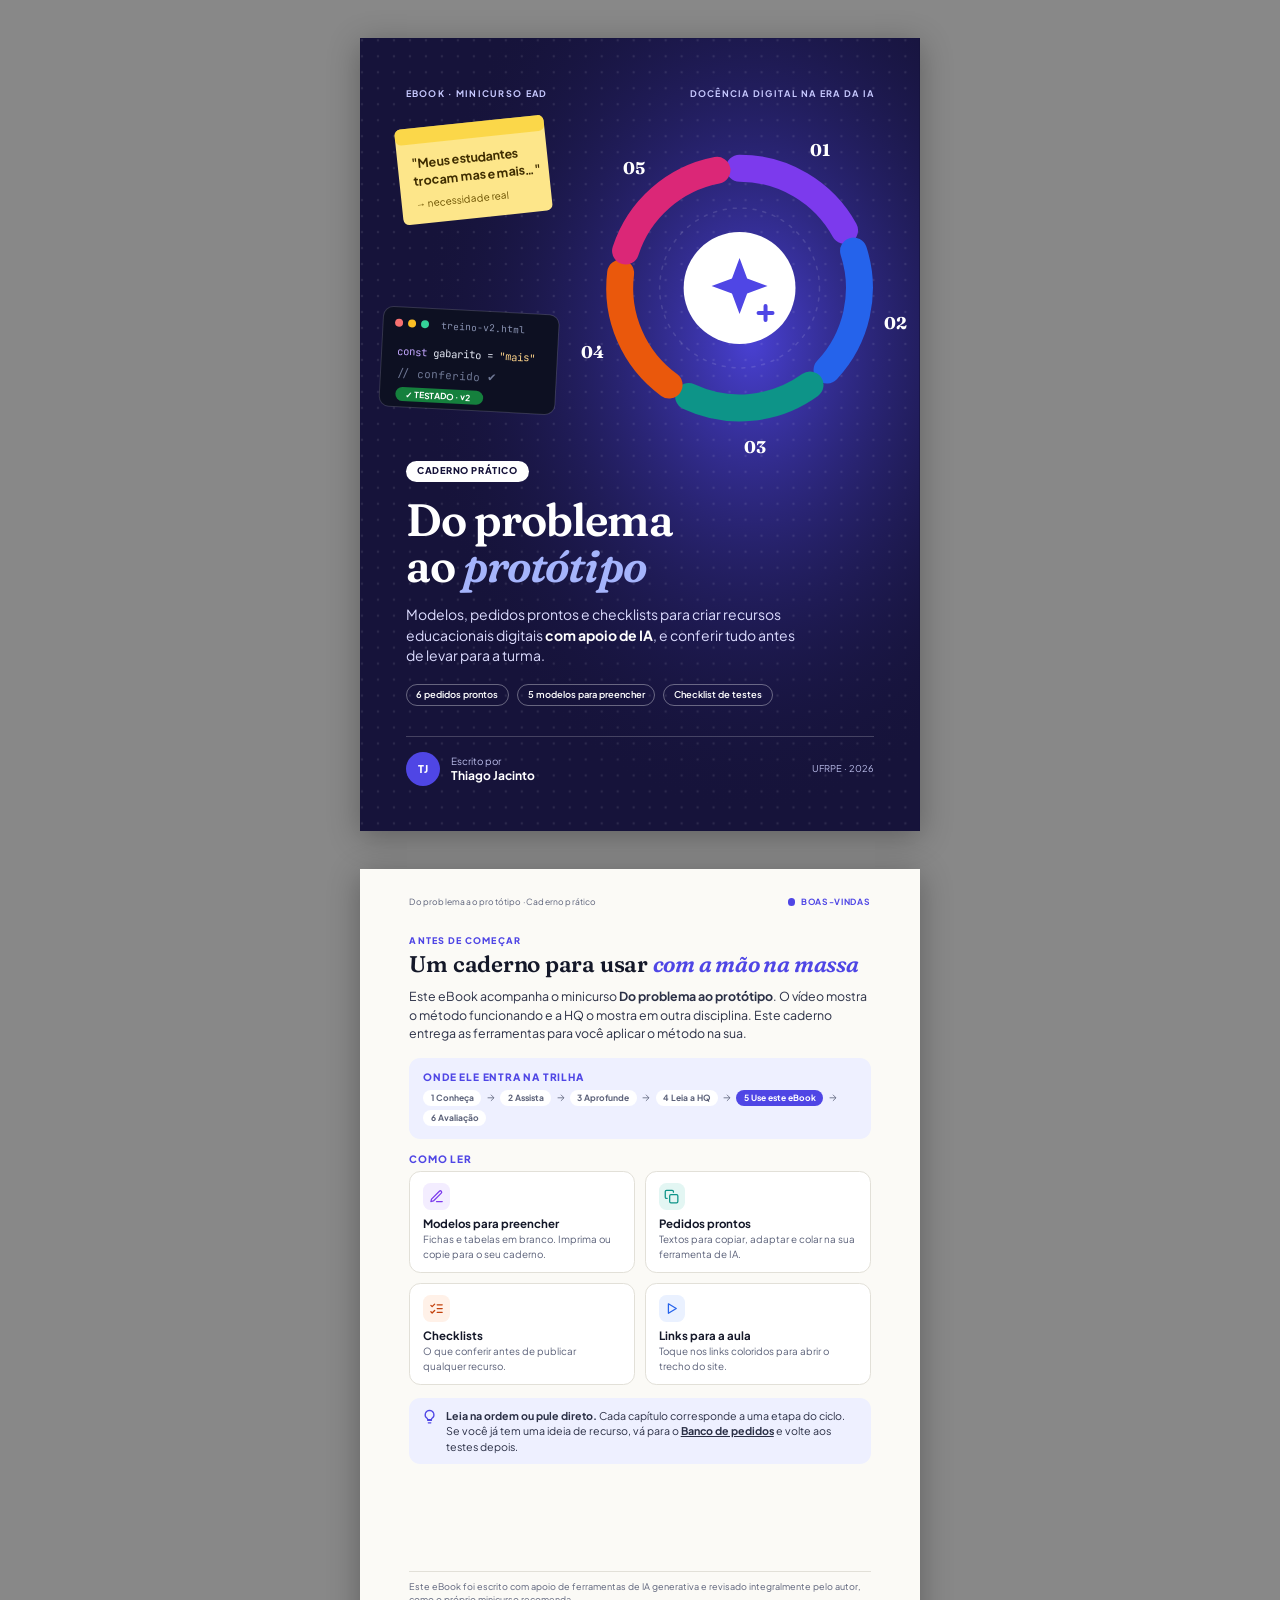
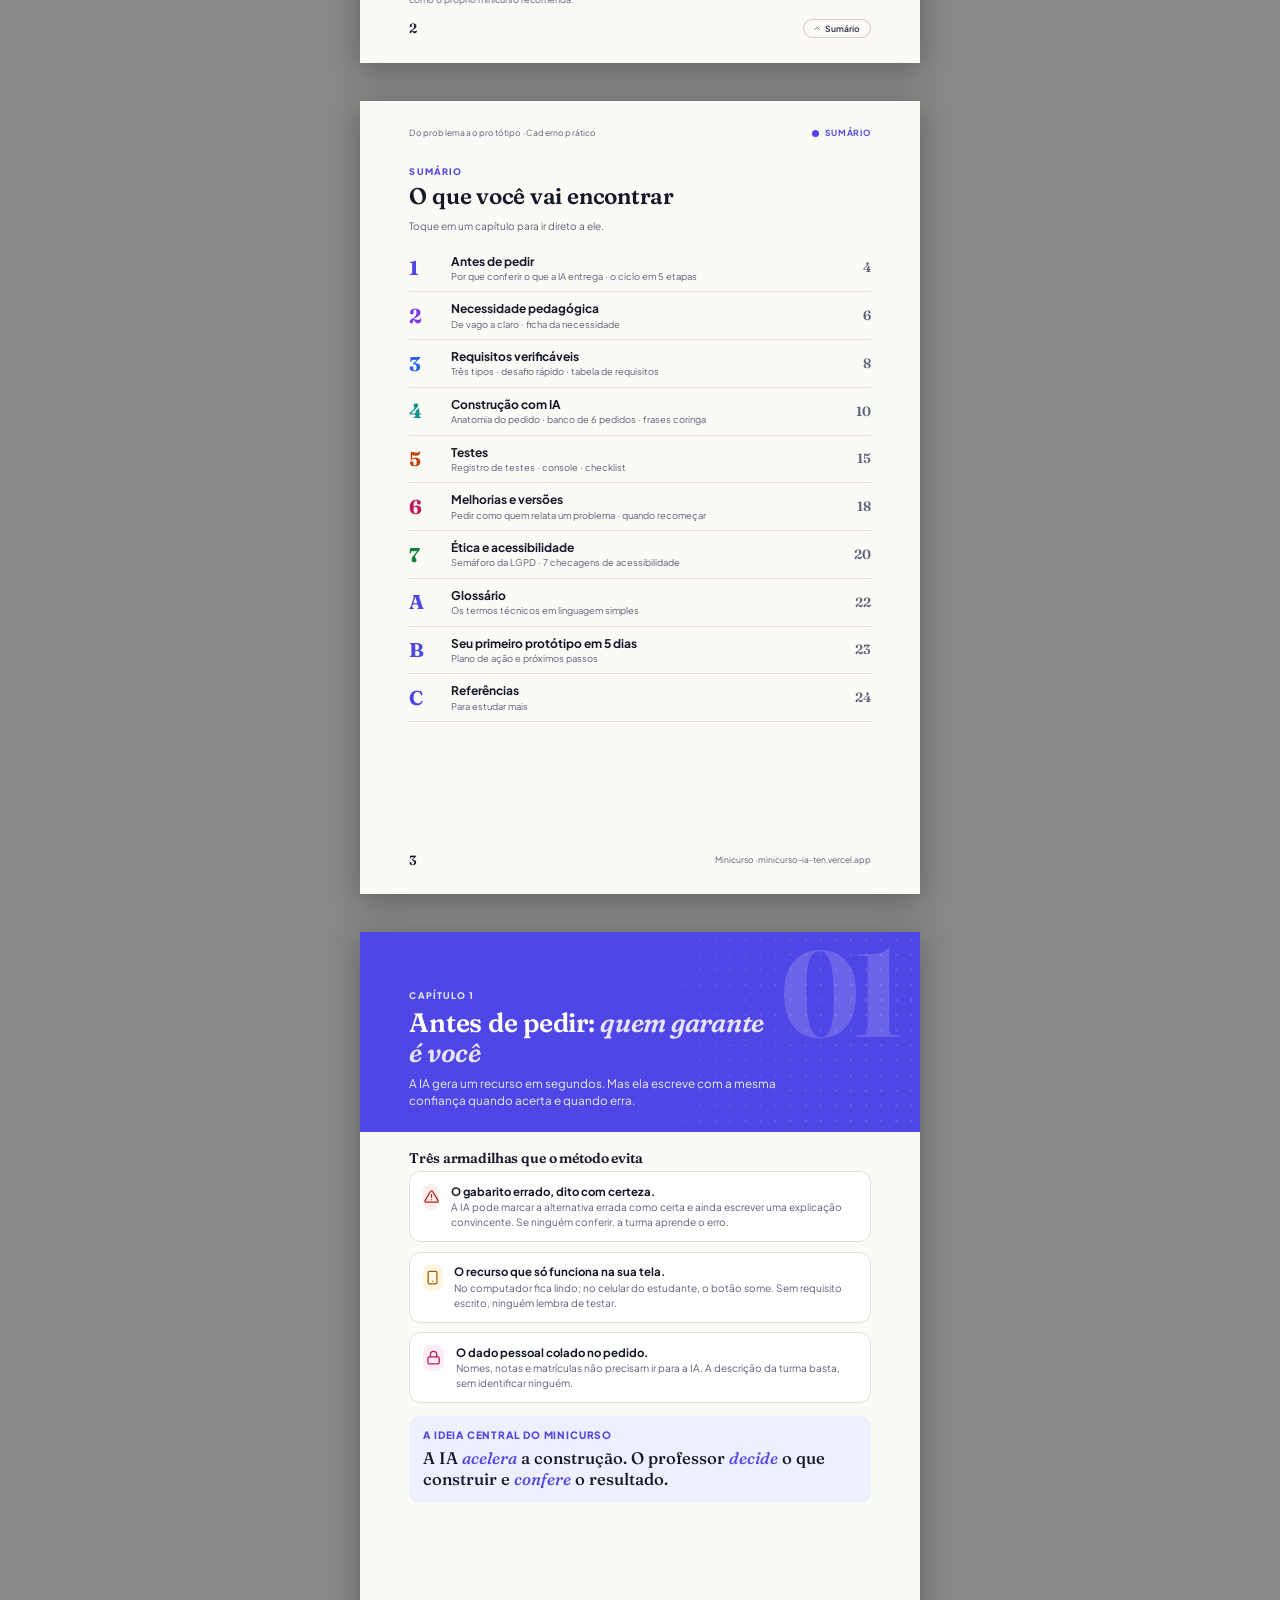
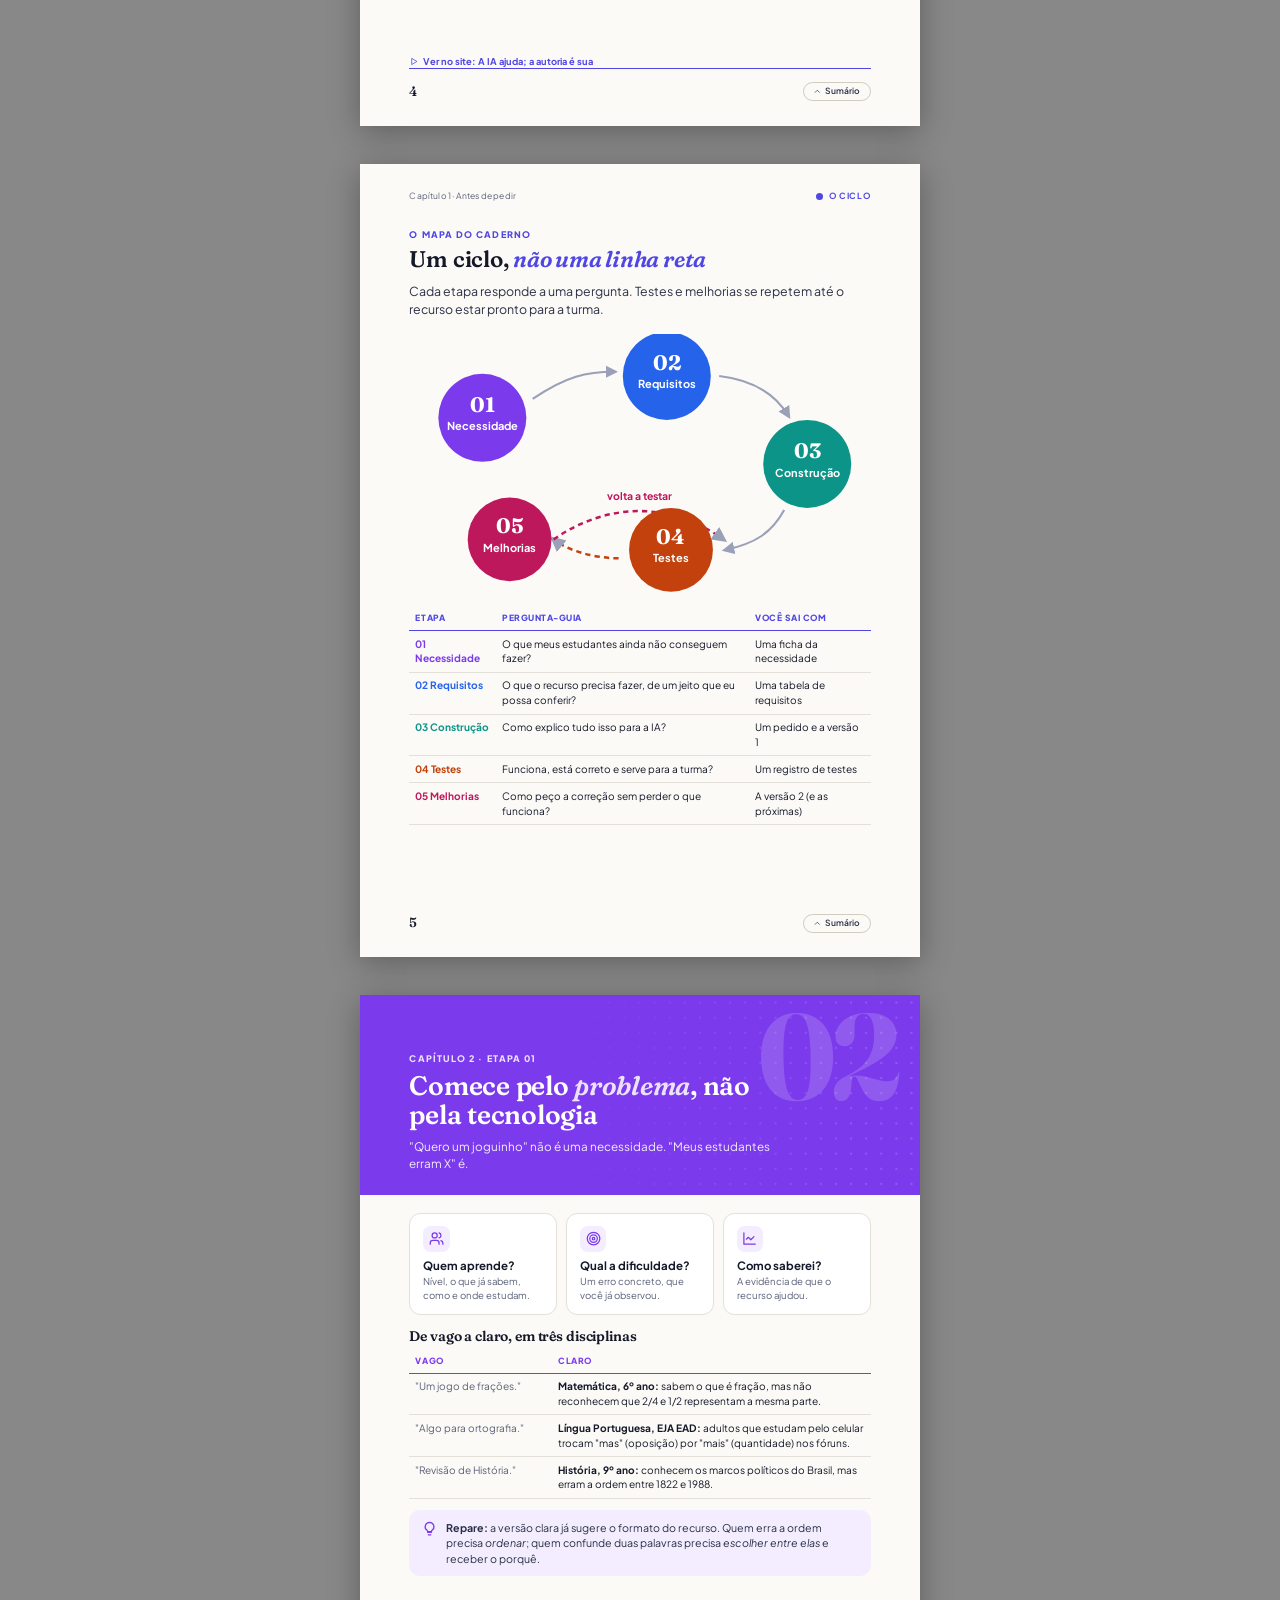
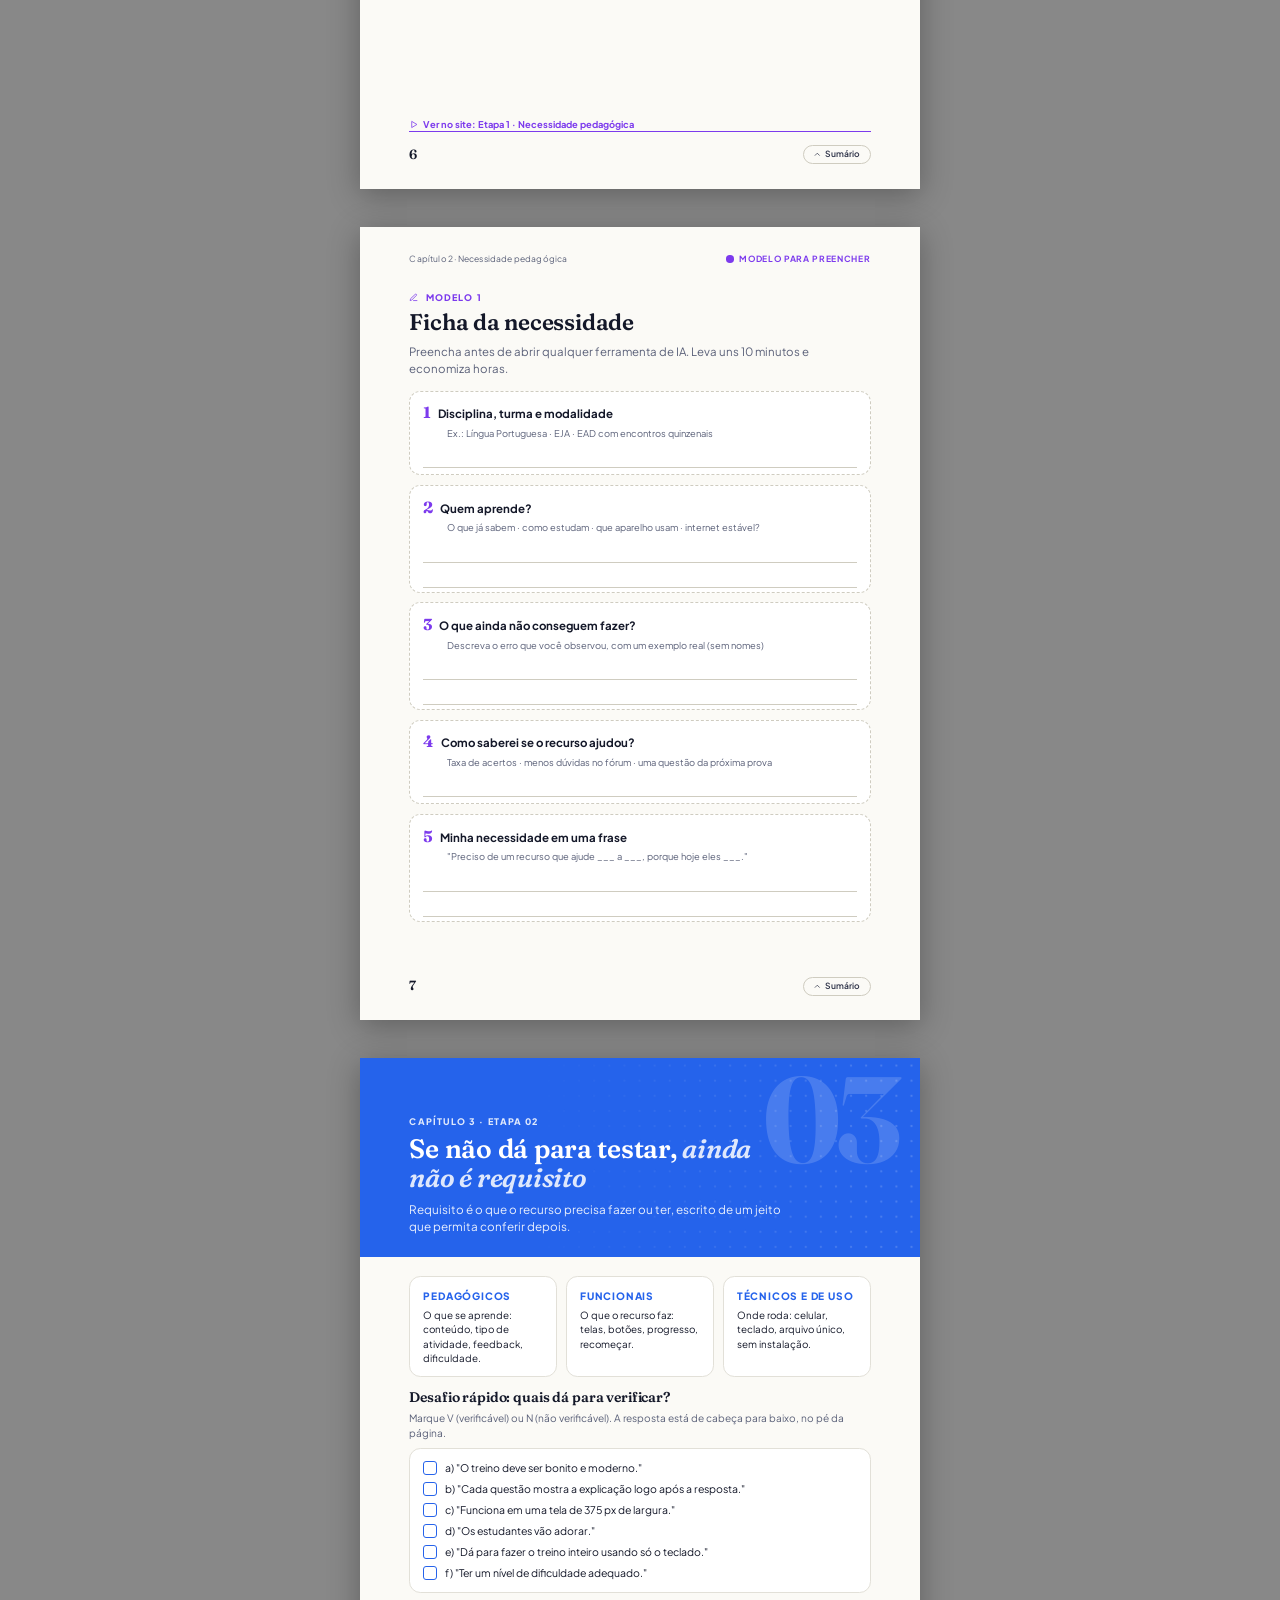
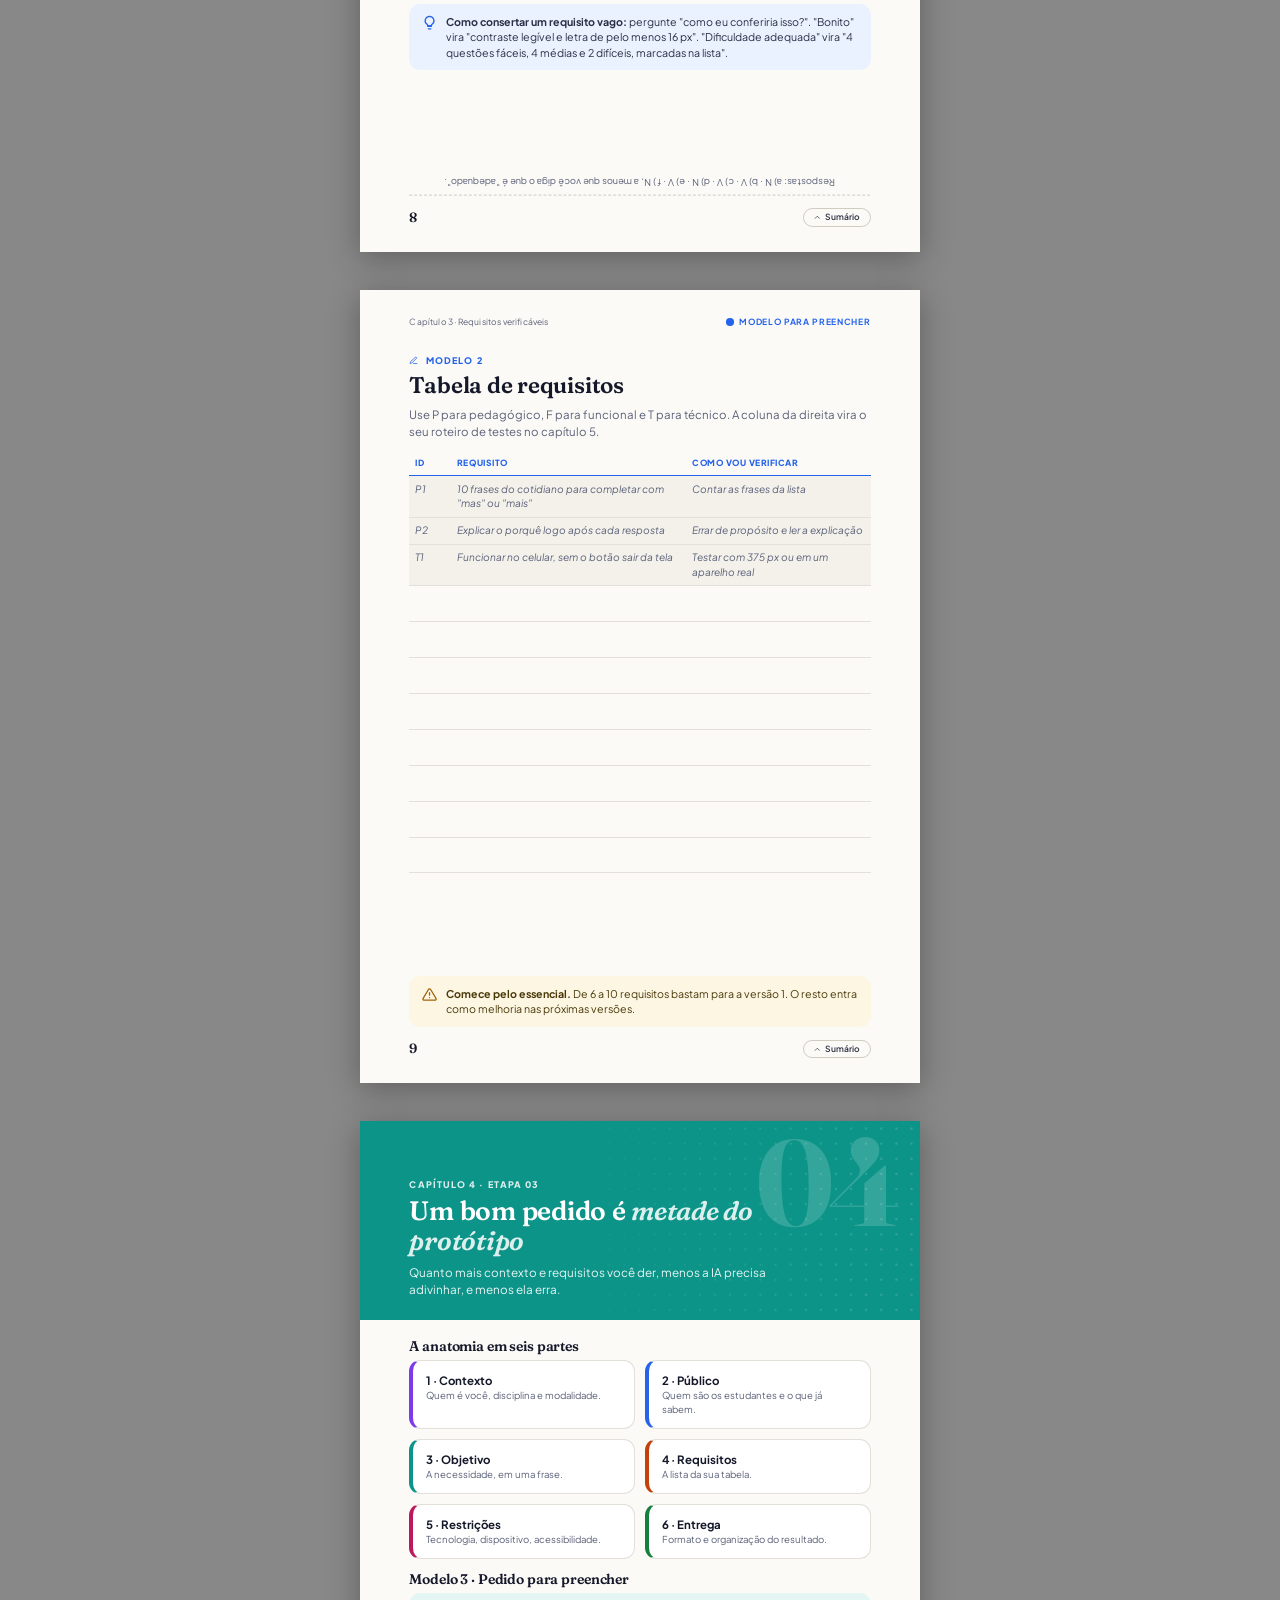
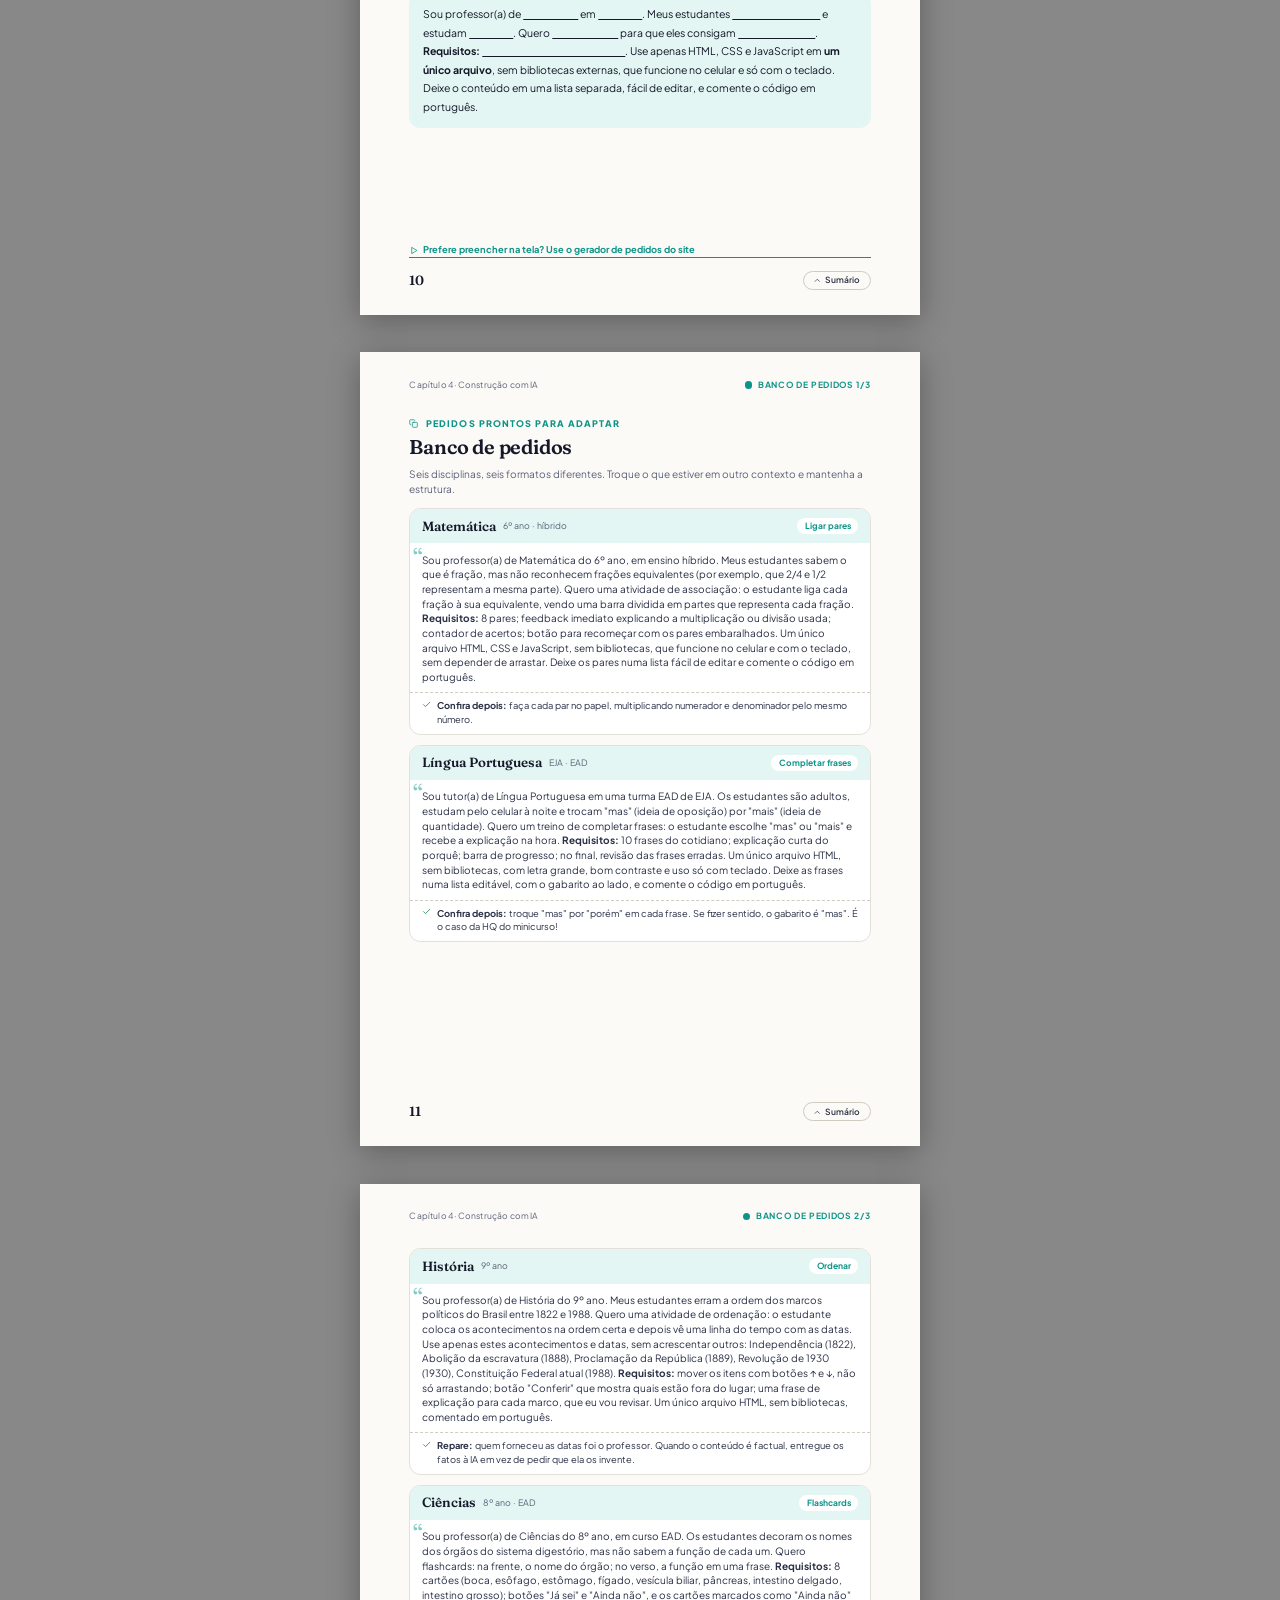
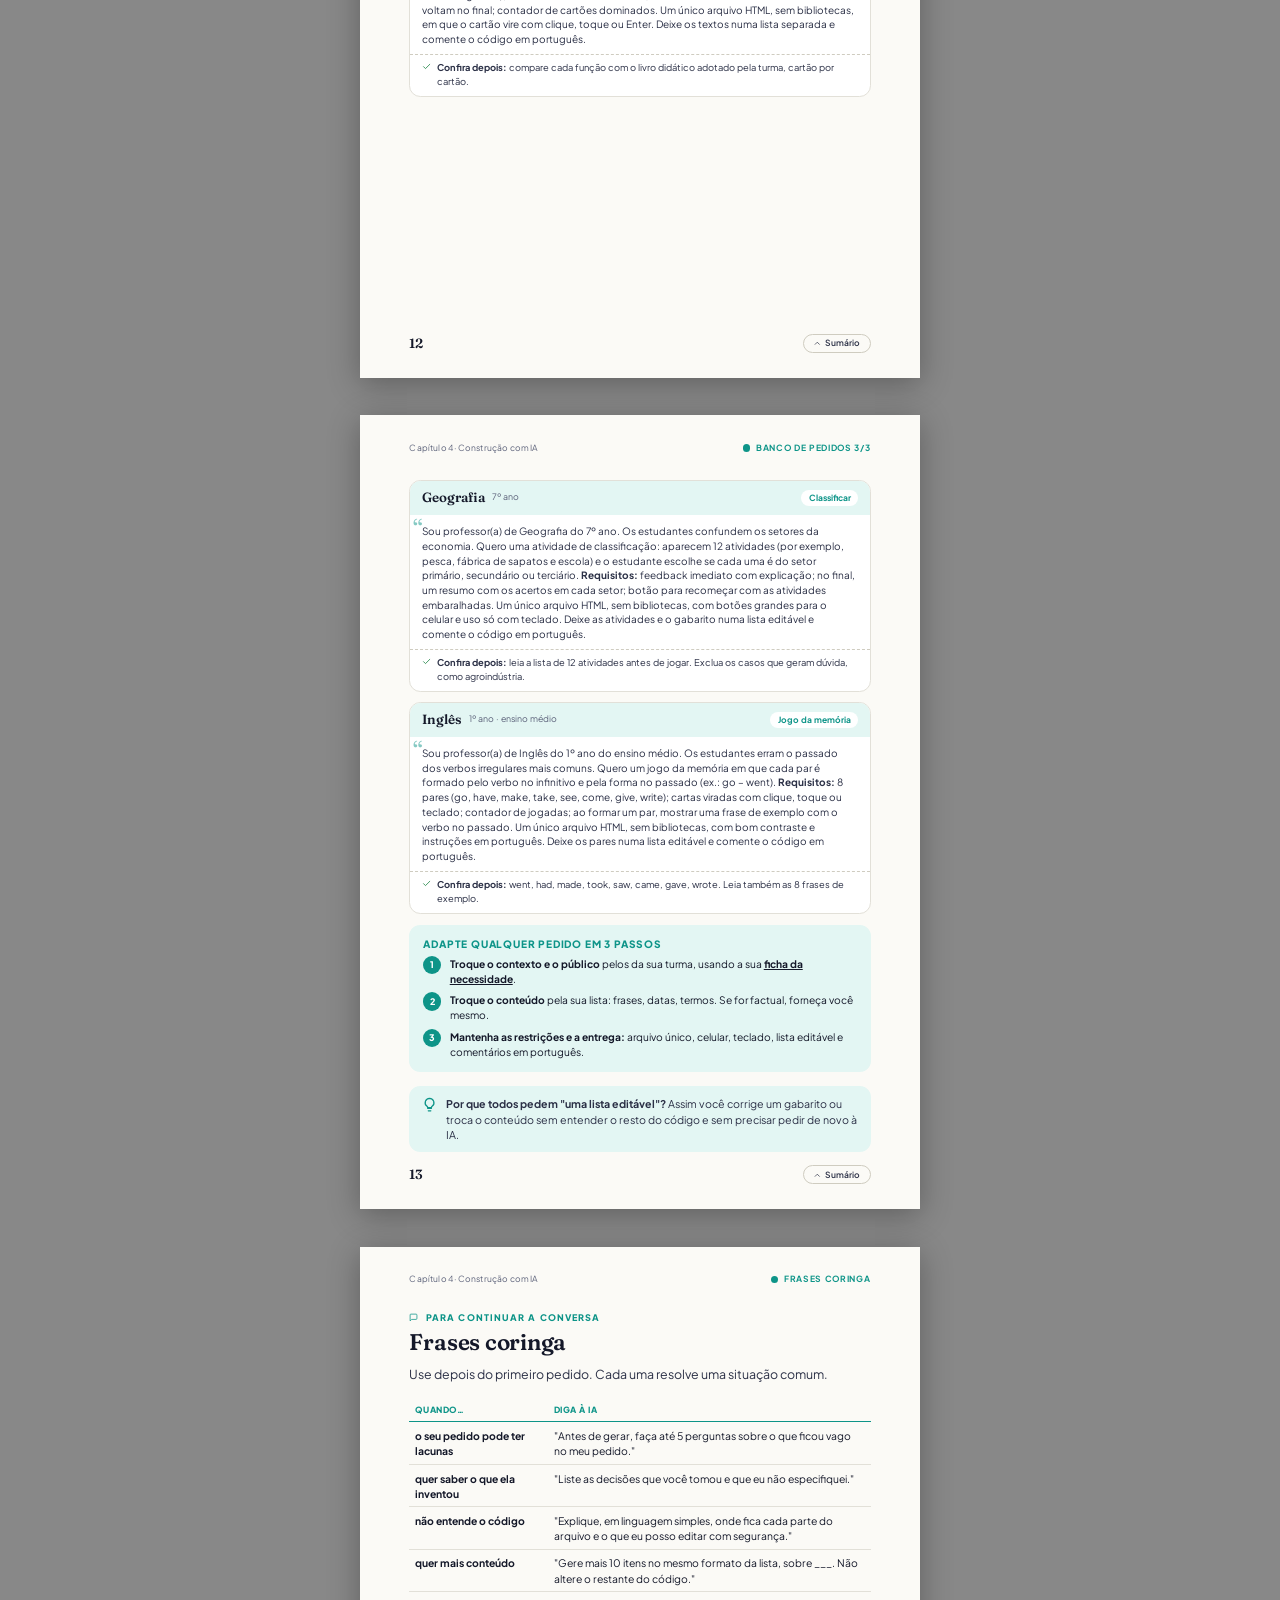
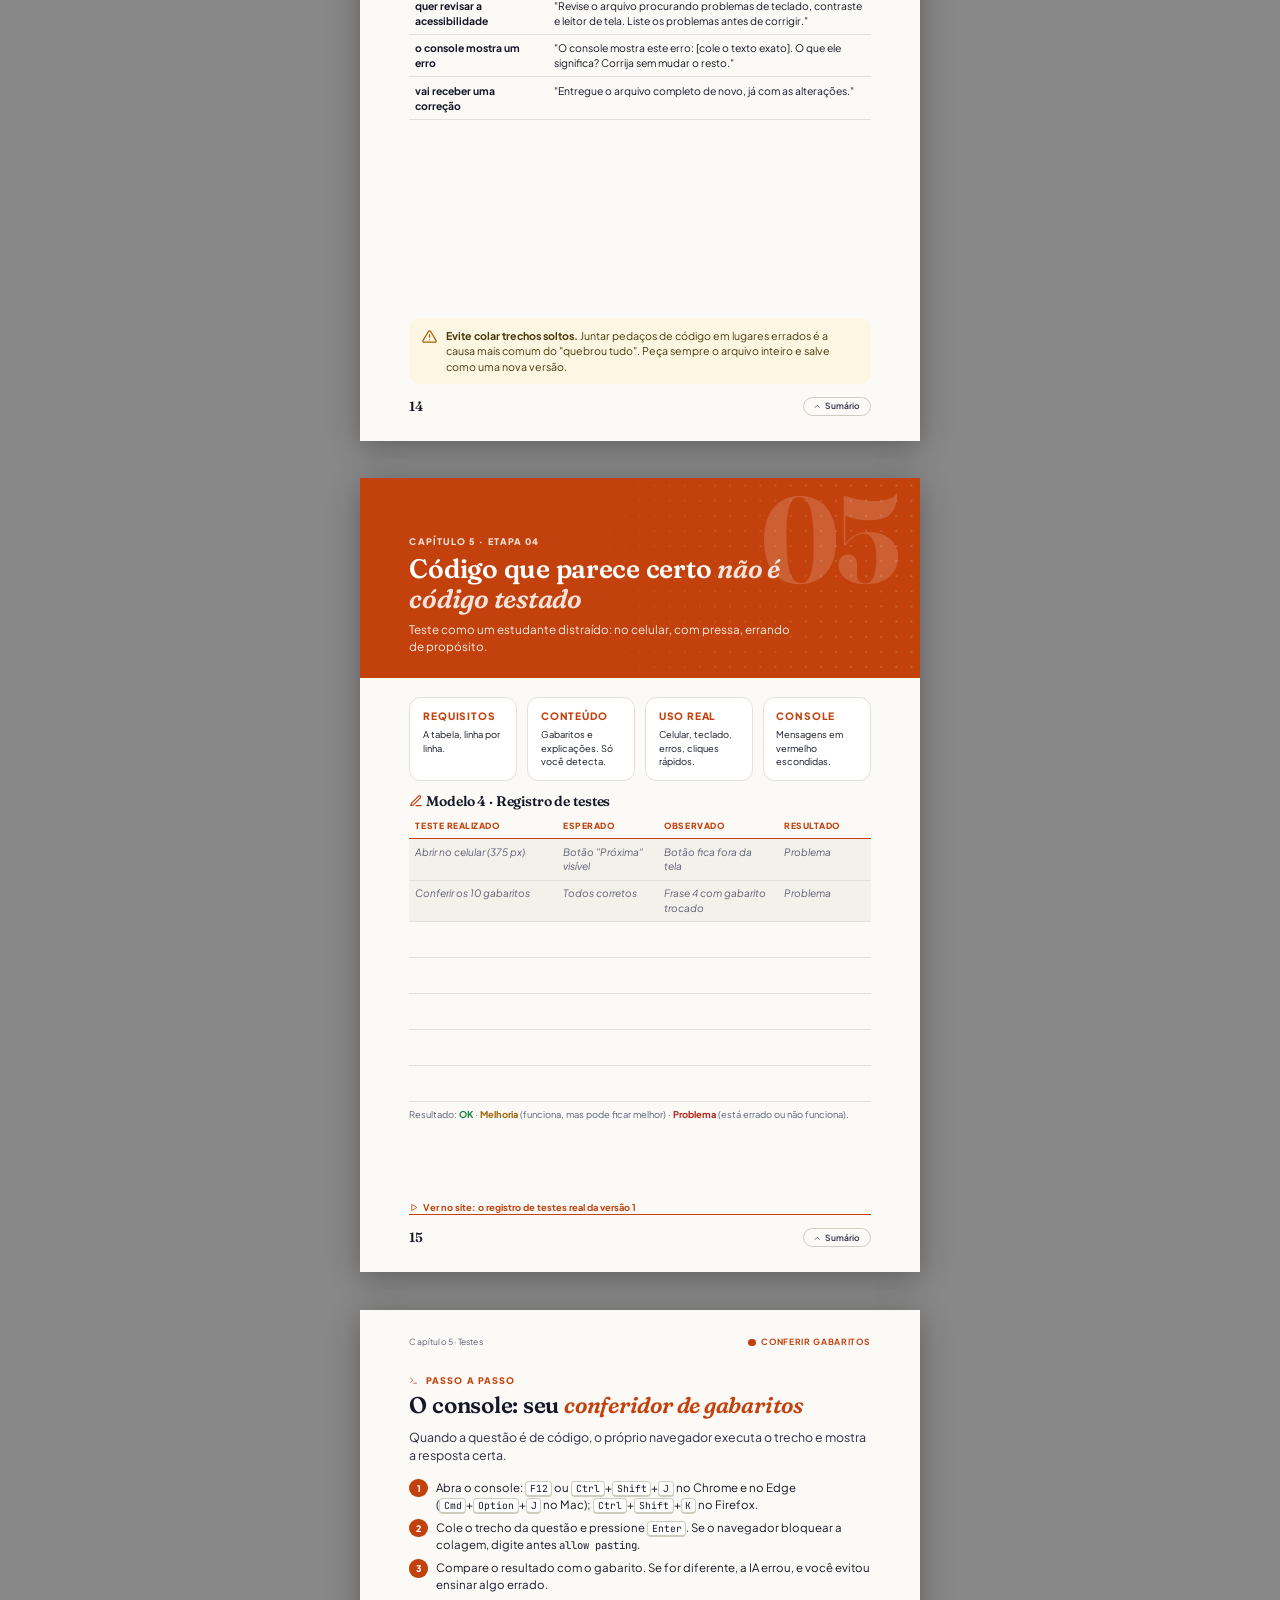
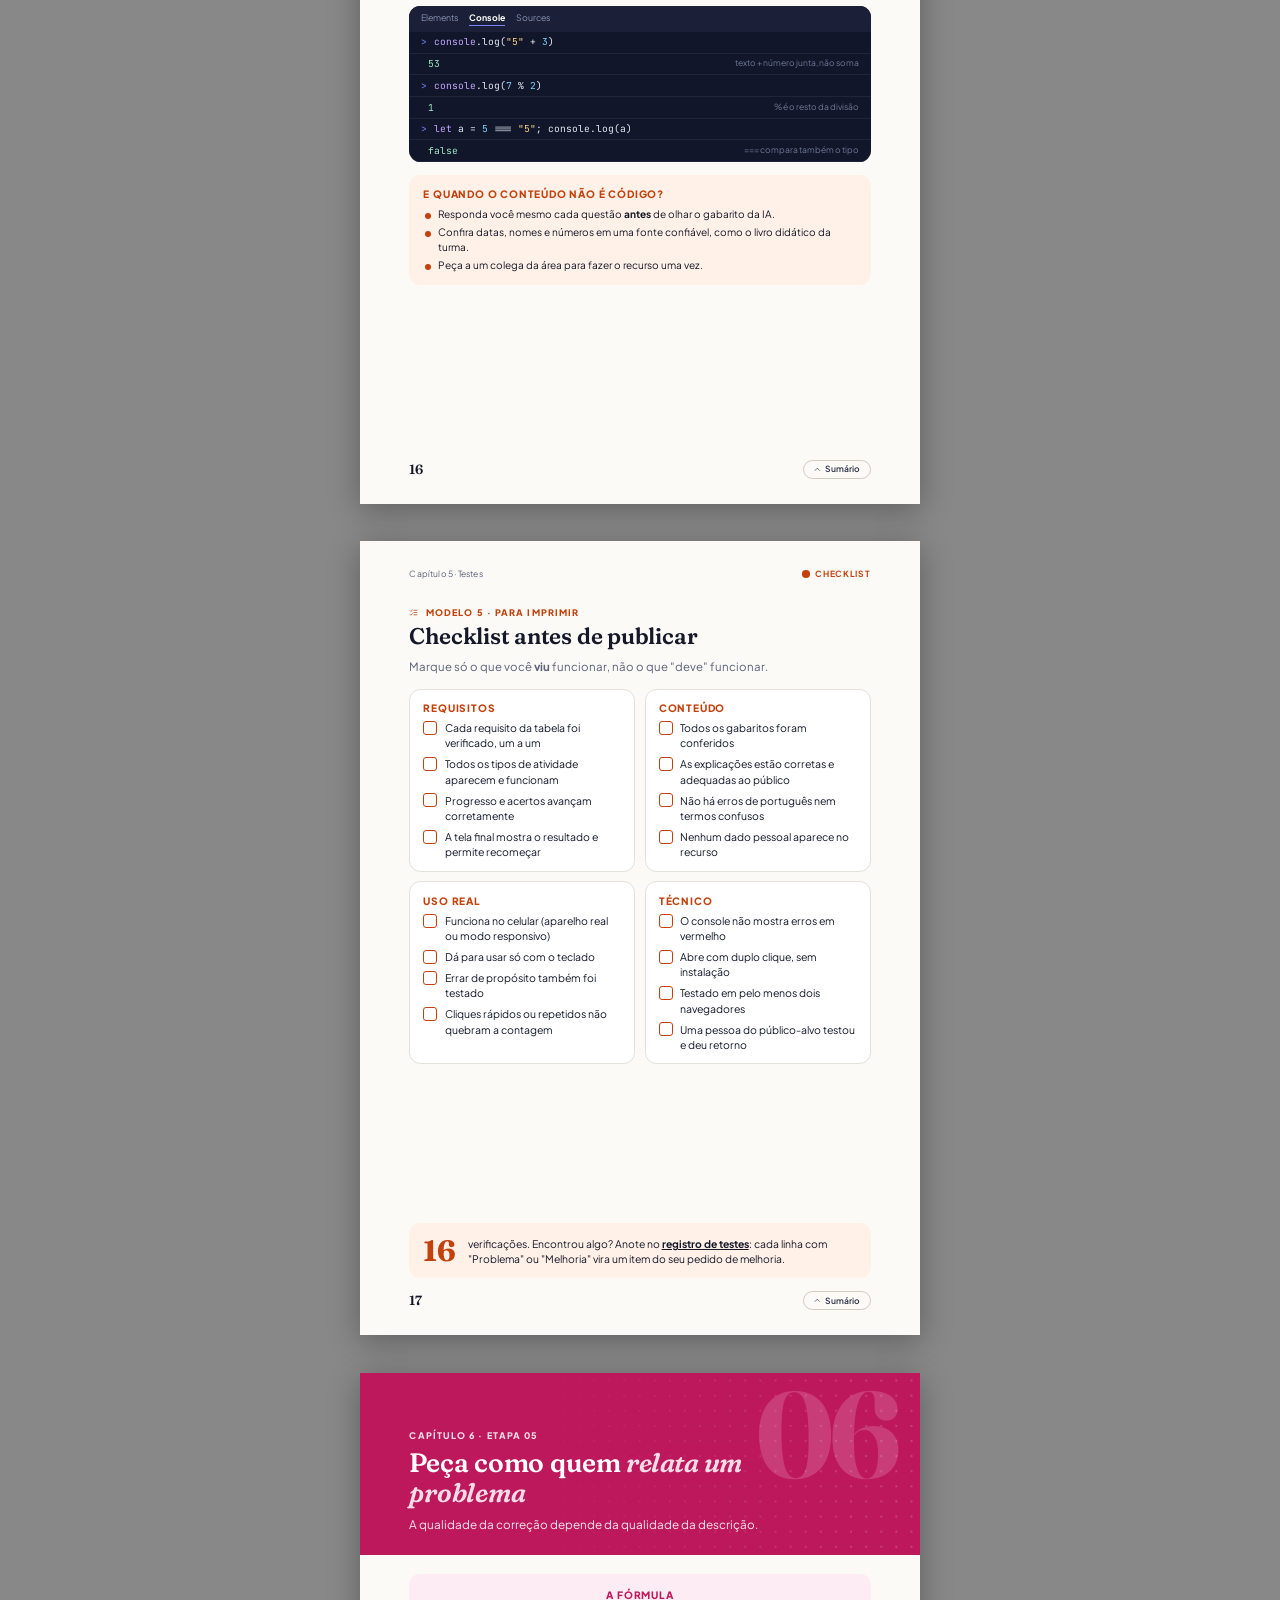
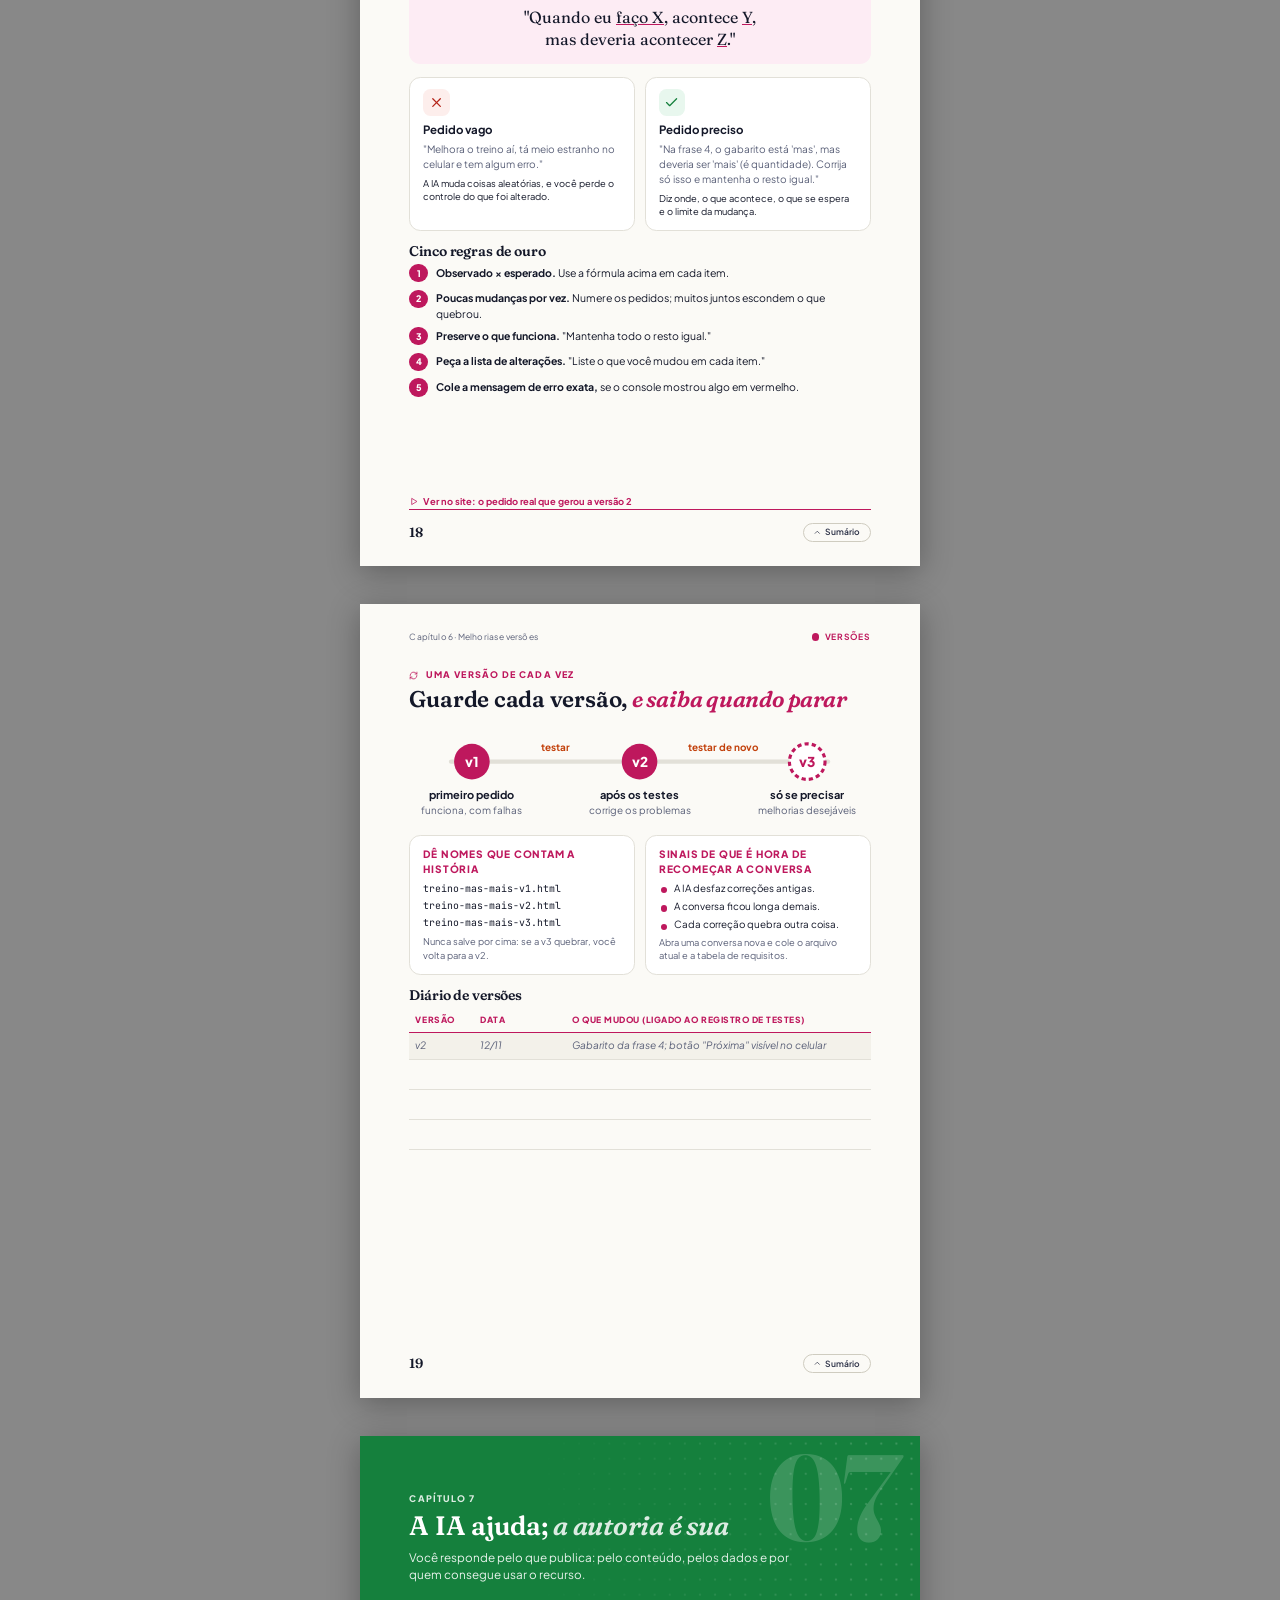
<file: ebook/fonte/ebook.html>
<!DOCTYPE html>
<html lang="pt-BR">
<head>
<meta charset="utf-8">
<title>Do problema ao protótipo · Caderno prático (eBook)</title>
<meta name="author" content="Thiago Jacinto">
<meta name="description" content="Caderno prático com modelos, pedidos prontos e checklists para criar recursos educacionais com apoio de IA.">
<style>
@font-face { font-family: "Fraunces"; src: url(fonts/fraunces-latin-full-normal.woff2) format("woff2"); font-weight: 100 900; font-style: normal; }
@font-face { font-family: "Fraunces"; src: url(fonts/fraunces-latin-ext-full-normal.woff2) format("woff2"); font-weight: 100 900; font-style: normal; unicode-range: U+0100-024F, U+1E00-1EFF; }
@font-face { font-family: "Fraunces"; src: url(fonts/fraunces-latin-full-italic.woff2) format("woff2"); font-weight: 100 900; font-style: italic; }
@font-face { font-family: "Jakarta"; src: url(fonts/plus-jakarta-sans-latin-400-normal.woff2); font-weight: 400; }
@font-face { font-family: "Jakarta"; src: url(fonts/plus-jakarta-sans-latin-400-italic.woff2); font-weight: 400; font-style: italic; }
@font-face { font-family: "Jakarta"; src: url(fonts/plus-jakarta-sans-latin-500-normal.woff2); font-weight: 500; }
@font-face { font-family: "Jakarta"; src: url(fonts/plus-jakarta-sans-latin-600-normal.woff2); font-weight: 600; }
@font-face { font-family: "Jakarta"; src: url(fonts/plus-jakarta-sans-latin-700-normal.woff2); font-weight: 700; }
@font-face { font-family: "Jakarta"; src: url(fonts/plus-jakarta-sans-latin-800-normal.woff2); font-weight: 800; }
@font-face { font-family: "Mono"; src: url(fonts/jetbrains-mono-latin-400-normal.woff2); font-weight: 400; }
@font-face { font-family: "Mono"; src: url(fonts/jetbrains-mono-latin-700-normal.woff2); font-weight: 700; }

@page { size: 148mm 210mm; margin: 0; }
:root {
  --paper: #fbfaf6; --paper-2: #f3f1ea;
  --ink: #141829; --ink-2: #2b3046; --muted: #5b6179; --line: #e2e0d8; --line-2: #cfccc0;
  --primary: #4f46e5; --primary-ink: #3730a3; --primary-soft: #eef0ff;
  --s1: #7c3aed; --s1-soft: #f3edff;
  --s2: #2563eb; --s2-soft: #eaf1ff;
  --s3: #0d9488; --s3-soft: #e3f6f3;
  --s4: #c2410c; --s4-soft: #fff1e8;
  --s5: #be185d; --s5-soft: #fdecf4;
  --s6: #15803d; --s6-soft: #e8f7ee;
  --warn: #a16207; --warn-soft: #fdf6e3; --bad: #b42318; --bad-soft: #fdeeec;
  --c: var(--primary); --c-soft: var(--primary-soft);
}
* { box-sizing: border-box; margin: 0; padding: 0; }
html { -webkit-print-color-adjust: exact; print-color-adjust: exact; }
body { font-family: "Jakarta", sans-serif; color: var(--ink); background: #888; font-size: 8.6pt; line-height: 1.45; }
.page { width: 148mm; height: 210mm; position: relative; overflow: hidden; background: var(--paper); page-break-after: always; break-after: page; padding: 17mm 13mm 15mm; display: flex; flex-direction: column; }
.page:last-child { page-break-after: auto; }
@media screen { .page { margin: 10mm auto; box-shadow: 0 6px 30px rgba(0,0,0,.3); } }
a { color: inherit; }
.i { width: 1em; height: 1em; stroke: currentColor; fill: none; stroke-width: 2; stroke-linecap: round; stroke-linejoin: round; vertical-align: -0.14em; flex: none; }

/* themes per chapter */
.t0 { --c: var(--primary); --c-soft: var(--primary-soft); }
.t1 { --c: var(--s1); --c-soft: var(--s1-soft); }
.t2 { --c: var(--s2); --c-soft: var(--s2-soft); }
.t3 { --c: var(--s3); --c-soft: var(--s3-soft); }
.t4 { --c: var(--s4); --c-soft: var(--s4-soft); }
.t5 { --c: var(--s5); --c-soft: var(--s5-soft); }
.t6 { --c: var(--s6); --c-soft: var(--s6-soft); }

/* running head/foot */
.rh { position: absolute; top: 7mm; left: 13mm; right: 13mm; display: flex; justify-content: space-between; align-items: center; font-size: 6.4pt; color: var(--muted); letter-spacing: .02em; }
.rh .tag { display: inline-flex; align-items: center; gap: 1.5mm; color: var(--c); font-weight: 700; text-transform: uppercase; letter-spacing: .08em; }
.rh .tag::before { content: ""; width: 2mm; height: 2mm; border-radius: 50%; background: var(--c); }
.rf { position: absolute; bottom: 6.5mm; left: 13mm; right: 13mm; display: flex; justify-content: space-between; align-items: center; font-size: 6.4pt; color: var(--muted); }
.rf .num { font-family: "Fraunces"; font-weight: 600; font-size: 10pt; color: var(--ink); }
.rf a { text-decoration: none; display: inline-flex; gap: 1mm; align-items: center; border: .25mm solid var(--line-2); border-radius: 10mm; padding: .6mm 2.4mm; color: var(--ink-2); font-weight: 600; }
.edge { position: absolute; right: 0; top: 0; bottom: 0; width: 2.2mm; background: var(--c); }

/* type */
h1, h2, h3 { font-family: "Fraunces", serif; font-weight: 600; letter-spacing: -.01em; line-height: 1.12; font-variation-settings: "SOFT" 50, "WONK" 0; }
h2 { font-size: 17pt; margin-bottom: 2.5mm; }
h2 em, h1 em { font-style: italic; color: var(--c); }
h3 { font-size: 10.5pt; margin-bottom: 1.4mm; }
h4 { font-size: 7.6pt; text-transform: uppercase; letter-spacing: .08em; color: var(--c); font-weight: 800; margin-bottom: 1.2mm; }
p + p { margin-top: 1.6mm; }
.lead { font-size: 9.3pt; color: var(--ink-2); line-height: 1.5; margin-bottom: 4mm; }
.kicker { font-size: 6.8pt; font-weight: 800; text-transform: uppercase; letter-spacing: .12em; color: var(--c); margin-bottom: 1.5mm; display: flex; align-items: center; gap: 2mm; }
.muted { color: var(--muted); }
strong { font-weight: 700; }
code, .mono { font-family: "Mono", monospace; font-size: .92em; }
kbd { font-family: "Mono"; font-size: .85em; background: #fff; border: .25mm solid var(--line-2); border-bottom-width: .6mm; border-radius: 1mm; padding: 0 1mm; }

/* blocks */
.card { background: #fff; border: .25mm solid var(--line); border-radius: 3mm; padding: 3mm 3.4mm; }
.soft { background: var(--c-soft); border-color: transparent; }
.grid2 { display: grid; grid-template-columns: 1fr 1fr; gap: 2.6mm; }
.grid3 { display: grid; grid-template-columns: repeat(3, 1fr); gap: 2.4mm; }
.stack > * + * { margin-top: 2.6mm; }
.spacer { flex: 1; }
.tip { display: flex; gap: 2.4mm; align-items: flex-start; background: var(--warn-soft); border-radius: 3mm; padding: 2.6mm 3.2mm; font-size: 8pt; color: #4a3a0a; }
.tip .i { color: var(--warn); width: 4mm; height: 4mm; margin-top: .3mm; }
.tip.blue { background: var(--c-soft); color: var(--ink-2); }
.tip.blue .i { color: var(--c); }
.pill { display: inline-flex; align-items: center; gap: 1mm; font-size: 6.4pt; font-weight: 700; padding: .5mm 2mm; border-radius: 10mm; background: var(--c-soft); color: var(--c); }
.ico { width: 7mm; height: 7mm; border-radius: 2mm; background: var(--c-soft); color: var(--c); display: grid; place-items: center; margin-bottom: 1.6mm; }
.ico .i { width: 4mm; height: 4mm; }
.video-link { display: inline-flex; align-items: center; gap: 1.2mm; font-size: 7pt; font-weight: 700; color: var(--c); text-decoration: none; border-bottom: .3mm solid currentColor; }
ul.clean { list-style: none; }
ul.clean li { position: relative; padding-left: 4mm; }
ul.clean li + li { margin-top: 1mm; }
ul.clean li::before { content: ""; position: absolute; left: .5mm; top: 1.6mm; width: 1.6mm; height: 1.6mm; border-radius: 50%; background: var(--c); }

/* chapter opener band */
.opener { margin: -17mm -13mm 5mm; padding: 15mm 13mm 6mm; background: var(--c); color: #fff; position: relative; overflow: hidden; }
.opener .big { position: absolute; right: 6mm; top: 0; font-family: "Fraunces"; font-weight: 700; font-size: 92pt; line-height: 1; opacity: .16; letter-spacing: -.04em; }
.opener .kicker { color: rgba(255,255,255,.85); }
.opener h2 { font-size: 20pt; color: #fff; margin-bottom: 2mm; max-width: 98mm; }
.opener h2 em { color: #fff; opacity: .85; }
.opener p { font-size: 8.8pt; color: rgba(255,255,255,.9); max-width: 104mm; }
.opener .dots { position: absolute; inset: 0; background-image: radial-gradient(rgba(255,255,255,.18) .35mm, transparent .4mm); background-size: 4mm 4mm; mask-image: linear-gradient(90deg, transparent 30%, #000); }

/* tables */
table { width: 100%; border-collapse: collapse; font-size: 7.6pt; }
th { text-align: left; font-size: 6.4pt; text-transform: uppercase; letter-spacing: .06em; color: var(--c); font-weight: 800; padding: 1.4mm 1.6mm; border-bottom: .5mm solid var(--c); }
td { padding: 1.5mm 1.6mm; border-bottom: .25mm solid var(--line); vertical-align: top; }
td.blank { height: 9.5mm; }
.ex td { color: var(--muted); font-style: italic; background: var(--paper-2); }

/* write lines */
.lines { background-image: repeating-linear-gradient(transparent 0 6.2mm, var(--line-2) 6.2mm 6.45mm); min-height: 19mm; margin-top: 1mm; }
.field { border: .3mm dashed var(--line-2); border-radius: 3mm; padding: 2.6mm 3.2mm 1mm; background: #fff; }
.field .q { display: flex; gap: 2mm; align-items: baseline; font-weight: 700; font-size: 8.6pt; }
.field .q b { font-family: "Fraunces"; color: var(--c); font-size: 12pt; }
.field small { display: block; color: var(--muted); font-size: 7pt; margin: .6mm 0 0 6.4mm; }

/* prompts */
.prompt { background: #fff; border: .25mm solid var(--line); border-radius: 3mm; overflow: hidden; display: flex; flex-direction: column; }
.prompt header { display: flex; align-items: center; gap: 2mm; padding: 2mm 3mm; background: var(--c-soft); }
.prompt header .disc { font-family: "Fraunces"; font-weight: 600; font-size: 10pt; color: var(--ink); }
.prompt header .lvl { font-size: 6.6pt; color: var(--muted); }
.prompt header .pill { margin-left: auto; background: #fff; }
.prompt .body { padding: 2.4mm 3mm 2mm; font-size: 7.55pt; line-height: 1.46; color: var(--ink-2); position: relative; }
.prompt .body::before { content: "“"; position: absolute; left: .8mm; top: -1mm; font-family: "Fraunces"; font-size: 18pt; color: var(--c); opacity: .5; }
.prompt .check { border-top: .25mm dashed var(--line-2); padding: 1.6mm 3mm 2mm; font-size: 7pt; display: flex; gap: 1.6mm; color: var(--ink-2); }
.prompt .check .i { color: var(--s6); margin-top: .2mm; }

/* checkboxes */
.cb { display: flex; gap: 2mm; align-items: flex-start; font-size: 7.9pt; }
.cb + .cb { margin-top: 1.5mm; }
.cb::before { content: ""; flex: none; width: 3.2mm; height: 3.2mm; border: .35mm solid var(--c); border-radius: .8mm; margin-top: .2mm; background: #fff; }

/* toc */
.toc a { display: grid; grid-template-columns: 9mm 1fr auto; align-items: center; gap: 2mm; text-decoration: none; padding: 2.1mm 0; border-bottom: .25mm solid var(--line); }
.toc .n { font-family: "Fraunces"; font-weight: 700; font-size: 15pt; color: var(--c); line-height: 1; }
.toc .tt { font-weight: 700; font-size: 9pt; }
.toc .tt small { display: block; font-weight: 400; color: var(--muted); font-size: 7pt; }
.toc .pg { font-family: "Fraunces"; font-weight: 600; font-size: 10pt; color: var(--muted); }

/* console */
.console { background: #12162a; color: #e4e8f4; border-radius: 3mm; font-family: "Mono"; font-size: 7.2pt; overflow: hidden; }
.console .bar { display: flex; gap: 3mm; padding: 1.6mm 3mm; background: #1b2038; font-family: "Jakarta"; font-size: 6.6pt; color: #8a93b2; }
.console .bar b { color: #fff; border-bottom: .4mm solid #7c83ff; }
.console .l { padding: .9mm 3mm; border-bottom: .2mm solid #20253d; display: flex; gap: 2mm; }
.console .l .pr { color: #7c83ff; }
.console .out { color: #9fe8c6; }
.console .k { color: #c4a7ff; } .console .s { color: #fcd38a; } .console .n { color: #7dd3fc; }
.console .note { margin-left: auto; color: #6f7895; font-family: "Jakarta"; font-size: 6.4pt; }

.steps { counter-reset: s; }
.steps li { list-style: none; counter-increment: s; position: relative; padding-left: 7mm; min-height: 5mm; }
.steps li + li { margin-top: 1.8mm; }
.steps li::before { content: counter(s); position: absolute; left: 0; top: -.2mm; width: 4.8mm; height: 4.8mm; border-radius: 50%; background: var(--c); color: #fff; font-weight: 800; font-size: 6.8pt; display: grid; place-items: center; }

.qr { width: 22mm; height: 22mm; background: #fff; padding: 1.4mm; border-radius: 2mm; border: .25mm solid var(--line); }
.qr svg { width: 100%; height: 100%; display: block; }
</style>
</head>
<body>

<svg width="0" height="0" style="position:absolute" aria-hidden="true">
  <symbol id="i-check" viewBox="0 0 24 24"><path d="M20 6 9 17l-5-5"/></symbol>
  <symbol id="i-up" viewBox="0 0 24 24"><path d="m18 15-6-6-6 6"/></symbol>
  <symbol id="i-play" viewBox="0 0 24 24"><path d="M7 4.5v15l12.5-7.5z"/></symbol>
  <symbol id="i-alert" viewBox="0 0 24 24"><path d="M10.3 3.9 1.8 18a2 2 0 0 0 1.7 3h17a2 2 0 0 0 1.7-3L13.7 3.9a2 2 0 0 0-3.4 0z"/><path d="M12 9v4M12 17h.01"/></symbol>
  <symbol id="i-bulb" viewBox="0 0 24 24"><path d="M9 18h6M10 22h4"/><path d="M12 2a7 7 0 0 0-4 12.7c.6.5 1 1.3 1 2.1V17h6v-.2c0-.8.4-1.6 1-2.1A7 7 0 0 0 12 2z"/></symbol>
  <symbol id="i-pen" viewBox="0 0 24 24"><path d="M12 20h9"/><path d="M16.5 3.5a2.1 2.1 0 0 1 3 3L7 19l-4 1 1-4z"/></symbol>
  <symbol id="i-spark" viewBox="0 0 24 24"><path d="M12 3l1.9 5.1L19 10l-5.1 1.9L12 17l-1.9-5.1L5 10l5.1-1.9z"/><path d="M19 17v4M17 19h4"/></symbol>
  <symbol id="i-list" viewBox="0 0 24 24"><path d="m3 17 2 2 4-4"/><path d="m3 7 2 2 4-4"/><path d="M13 6h8M13 12h8M13 18h8"/></symbol>
  <symbol id="i-users" viewBox="0 0 24 24"><path d="M16 21v-2a4 4 0 0 0-4-4H6a4 4 0 0 0-4 4v2"/><circle cx="9" cy="7" r="4"/><path d="M22 21v-2a4 4 0 0 0-3-3.87"/><path d="M16 3.13a4 4 0 0 1 0 7.75"/></symbol>
  <symbol id="i-target" viewBox="0 0 24 24"><circle cx="12" cy="12" r="10"/><circle cx="12" cy="12" r="6"/><circle cx="12" cy="12" r="2"/></symbol>
  <symbol id="i-chart" viewBox="0 0 24 24"><path d="M3 3v18h18"/><path d="m19 9-5 5-4-4-3 3"/></symbol>
  <symbol id="i-phone" viewBox="0 0 24 24"><rect x="5" y="2" width="14" height="20" rx="2"/><path d="M12 18h.01"/></symbol>
  <symbol id="i-terminal" viewBox="0 0 24 24"><path d="m4 17 6-6-6-6"/><path d="M12 19h8"/></symbol>
  <symbol id="i-lock" viewBox="0 0 24 24"><rect x="3" y="11" width="18" height="11" rx="2"/><path d="M7 11V7a5 5 0 0 1 10 0v4"/></symbol>
  <symbol id="i-access" viewBox="0 0 24 24"><circle cx="12" cy="4.5" r="2"/><path d="M5 8l7 1.5L19 8M12 9.5V15M9 22l3-7 3 7"/></symbol>
  <symbol id="i-message" viewBox="0 0 24 24"><path d="M21 15a2 2 0 0 1-2 2H7l-4 4V5a2 2 0 0 1 2-2h14a2 2 0 0 1 2 2z"/></symbol>
  <symbol id="i-layers" viewBox="0 0 24 24"><path d="m12 2 10 5-10 5L2 7z"/><path d="m2 17 10 5 10-5"/><path d="m2 12 10 5 10-5"/></symbol>
  <symbol id="i-book" viewBox="0 0 24 24"><path d="M4 19.5A2.5 2.5 0 0 1 6.5 17H20V3H6.5A2.5 2.5 0 0 0 4 5.5z"/><path d="M4 19.5A2.5 2.5 0 0 0 6.5 22H20v-5"/></symbol>
  <symbol id="i-refresh" viewBox="0 0 24 24"><path d="M3 12a9 9 0 0 1 15-6.7L21 8"/><path d="M21 3v5h-5"/><path d="M21 12a9 9 0 0 1-15 6.7L3 16"/><path d="M3 21v-5h5"/></symbol>
  <symbol id="i-eye" viewBox="0 0 24 24"><path d="M2 12s3.5-7 10-7 10 7 10 7-3.5 7-10 7S2 12 2 12z"/><circle cx="12" cy="12" r="3"/></symbol>
  <symbol id="i-flag" viewBox="0 0 24 24"><path d="M4 22V4M4 4h13l-2 4 2 4H4"/></symbol>
  <symbol id="i-copy" viewBox="0 0 24 24"><rect x="9" y="9" width="13" height="13" rx="2"/><path d="M5 15H4a2 2 0 0 1-2-2V4a2 2 0 0 1 2-2h9a2 2 0 0 1 2 2v1"/></symbol>
  <symbol id="i-code" viewBox="0 0 24 24"><path d="m16 18 6-6-6-6"/><path d="m8 6-6 6 6 6"/></symbol>
  <symbol id="i-cal" viewBox="0 0 24 24"><rect x="3" y="4" width="18" height="18" rx="2"/><path d="M16 2v4M8 2v4M3 10h18"/></symbol>
  <symbol id="i-arrow" viewBox="0 0 24 24"><path d="M5 12h14M13 5l7 7-7 7"/></symbol>
  <symbol id="i-x" viewBox="0 0 24 24"><path d="M18 6 6 18M6 6l12 12"/></symbol>
</svg>

<!-- ============================ 1 · CAPA ============================ -->
<section class="page" id="capa" style="padding:0;background:#16133a;color:#fff">
  <svg viewBox="0 0 560 794" width="100%" height="100%" style="position:absolute;inset:0" aria-hidden="true">
    <defs>
      <radialGradient id="glow" cx="70%" cy="38%" r="60%"><stop offset="0" stop-color="#4f46e5" stop-opacity=".9"/><stop offset="1" stop-color="#16133a" stop-opacity="0"/></radialGradient>
      <pattern id="dots" width="16" height="16" patternUnits="userSpaceOnUse"><circle cx="2" cy="2" r="1.2" fill="#fff" fill-opacity=".09"/></pattern>
    </defs>
    <rect width="560" height="794" fill="#16133a"/>
    <rect width="560" height="794" fill="url(#glow)"/>
    <rect width="560" height="794" fill="url(#dots)"/>
    <g transform="translate(380 250)" fill="none" stroke-width="27" stroke-linecap="round">
      <circle r="120" stroke="#7c3aed" stroke-dasharray="128 626" transform="rotate(-90)"/>
      <circle r="120" stroke="#2563eb" stroke-dasharray="128 626" transform="rotate(-18)"/>
      <circle r="120" stroke="#0d9488" stroke-dasharray="128 626" transform="rotate(54)"/>
      <circle r="120" stroke="#ea580c" stroke-dasharray="128 626" transform="rotate(126)"/>
      <circle r="120" stroke="#db2777" stroke-dasharray="128 626" transform="rotate(198)"/>
      <circle r="80" stroke="#fff" stroke-opacity=".12" stroke-width="1.5" stroke-dasharray="3 7"/>
    </g>
    <g font-family="Fraunces" font-weight="700" font-size="17" fill="#fff" text-anchor="middle">
      <text x="461" y="118">01</text><text x="536" y="291">02</text><text x="395" y="415">03</text><text x="233" y="320">04</text><text x="274" y="136">05</text>
    </g>
    <g transform="translate(380 250)">
      <circle r="56" fill="#fff"/>
      <path d="M0 -30 l7.6 20.4 L28 -2 l-20.4 7.6 L0 26 l-7.6 -20.4 L-28 -2 l20.4 -7.6z" fill="#4f46e5"/>
      <path d="M26 18v14M19 25h14" stroke="#4f46e5" stroke-width="4" stroke-linecap="round"/>
    </g>
    <!-- sticky note -->
    <g transform="translate(34 92) rotate(-6)">
      <rect width="150" height="96" rx="6" fill="#fde68a"/>
      <rect width="150" height="16" rx="6" fill="#facc15" fill-opacity=".55"/>
      <text x="14" y="40" font-family="Jakarta" font-weight="700" font-size="12.5" fill="#3f2d00">"Meus estudantes</text>
      <text x="14" y="58" font-family="Jakarta" font-weight="700" font-size="12.5" fill="#3f2d00">trocam mas e mais…"</text>
      <text x="14" y="80" font-family="Jakarta" font-size="10" fill="#6b5200">→ necessidade real</text>
    </g>
    <!-- code card -->
    <g transform="translate(24 268) rotate(3)">
      <rect width="176" height="100" rx="10" fill="#0d1022" stroke="#fff" stroke-opacity=".15"/>
      <circle cx="16" cy="16" r="4" fill="#f87171"/><circle cx="29" cy="16" r="4" fill="#fbbf24"/><circle cx="42" cy="16" r="4" fill="#34d399"/>
      <text x="58" y="20" font-family="Mono" font-size="9.5" fill="#8a93b2">treino-v2.html</text>
      <text x="16" y="48" font-family="Mono" font-size="10.5" fill="#c4a7ff">const <tspan fill="#e4e8f4">gabarito = </tspan><tspan fill="#fcd38a">"mais"</tspan></text>
      <text x="16" y="70" font-family="Mono" font-size="11" fill="#6f7895">// conferido ✔</text>
      <rect x="16" y="80" width="88" height="14" rx="7" fill="#15803d"/>
      <text x="26" y="90.5" font-family="Jakarta" font-weight="700" font-size="8.5" fill="#fff">✓ TESTADO · v2</text>
    </g>
  </svg>
  <div style="position:relative;z-index:1;display:flex;flex-direction:column;height:100%;padding:13mm 12mm 12mm">
    <div style="display:flex;justify-content:space-between;align-items:center;font-size:6.8pt;letter-spacing:.14em;text-transform:uppercase;font-weight:700;color:#c7c9ff">
      <span>eBook · Minicurso EaD</span><span>Docência Digital na Era da IA</span>
    </div>
    <div class="spacer"></div>
    <div style="display:inline-flex;align-self:flex-start;background:#fff;color:#16133a;border-radius:10mm;padding:1mm 3mm;font-size:7pt;font-weight:800;letter-spacing:.06em;text-transform:uppercase;margin-bottom:4mm">Caderno prático</div>
    <h1 style="font-size:34pt;line-height:1.02;color:#fff;letter-spacing:-.02em;max-width:118mm">Do problema<br>ao <em style="color:#a5b4fc">protótipo</em></h1>
    <p style="font-size:10.5pt;color:#dcdcff;max-width:104mm;margin-top:4mm;line-height:1.45">Modelos, pedidos prontos e checklists para criar recursos educacionais digitais <strong style="color:#fff">com apoio de IA</strong>, e conferir tudo antes de levar para a turma.</p>
    <div style="display:flex;gap:2mm;flex-wrap:wrap;margin-top:5mm">
      <span style="font-size:7pt;font-weight:600;border:.3mm solid rgba(255,255,255,.35);border-radius:10mm;padding:.8mm 2.6mm">6 pedidos prontos</span>
      <span style="font-size:7pt;font-weight:600;border:.3mm solid rgba(255,255,255,.35);border-radius:10mm;padding:.8mm 2.6mm">5 modelos para preencher</span>
      <span style="font-size:7pt;font-weight:600;border:.3mm solid rgba(255,255,255,.35);border-radius:10mm;padding:.8mm 2.6mm">Checklist de testes</span>
    </div>
    <div style="display:flex;align-items:center;gap:3mm;margin-top:8mm;padding-top:4mm;border-top:.3mm solid rgba(255,255,255,.2)">
      <span style="width:9mm;height:9mm;border-radius:50%;background:#4f46e5;display:grid;place-items:center;font-weight:800;font-size:8pt">TJ</span>
      <div style="font-size:7.4pt;line-height:1.3"><span style="color:#b9bbe8">Escrito por</span><br><strong style="font-size:9pt">Thiago Jacinto</strong></div>
      <div style="margin-left:auto;font-size:7pt;color:#b9bbe8;text-align:right">UFRPE · 2026</div>
    </div>
  </div>
</section>

<!-- ============================ 2 · COMO USAR ============================ -->
<section class="page t0" id="como-usar">
  <div class="rh"><span>Do problema ao protótipo · Caderno prático</span><span class="tag">Boas-vindas</span></div>
  <div class="kicker">Antes de começar</div>
  <h2>Um caderno para usar <em>com a mão na massa</em></h2>
  <p class="lead">Este eBook acompanha o minicurso <strong>Do problema ao protótipo</strong>. O vídeo mostra o método funcionando e a HQ o mostra em outra disciplina. Este caderno entrega as ferramentas para você aplicar o método na sua.</p>

  <div class="card soft" style="margin-bottom:3.4mm">
    <h4>Onde ele entra na trilha</h4>
    <div style="display:flex;align-items:center;gap:1.2mm;font-size:7.2pt;font-weight:600;flex-wrap:wrap">
      <span class="pill" style="background:#fff;color:var(--muted)">1 Conheça</span><svg class="i" style="color:var(--muted)"><use href="#i-arrow"/></svg>
      <span class="pill" style="background:#fff;color:var(--muted)">2 Assista</span><svg class="i" style="color:var(--muted)"><use href="#i-arrow"/></svg>
      <span class="pill" style="background:#fff;color:var(--muted)">3 Aprofunde</span><svg class="i" style="color:var(--muted)"><use href="#i-arrow"/></svg>
      <span class="pill" style="background:#fff;color:var(--muted)">4 Leia a HQ</span><svg class="i" style="color:var(--muted)"><use href="#i-arrow"/></svg>
      <span class="pill" style="background:var(--primary);color:#fff">5 Use este eBook</span><svg class="i" style="color:var(--muted)"><use href="#i-arrow"/></svg>
      <span class="pill" style="background:#fff;color:var(--muted)">6 Avaliação</span>
    </div>
  </div>

  <h4>Como ler</h4>
  <div class="grid2" style="margin-bottom:3.4mm">
    <div class="card"><div class="ico" style="--c:var(--s1);--c-soft:var(--s1-soft)"><svg class="i"><use href="#i-pen"/></svg></div><strong>Modelos para preencher</strong><p class="muted" style="font-size:7.4pt">Fichas e tabelas em branco. Imprima ou copie para o seu caderno.</p></div>
    <div class="card"><div class="ico" style="--c:var(--s3);--c-soft:var(--s3-soft)"><svg class="i"><use href="#i-copy"/></svg></div><strong>Pedidos prontos</strong><p class="muted" style="font-size:7.4pt">Textos para copiar, adaptar e colar na sua ferramenta de IA.</p></div>
    <div class="card"><div class="ico" style="--c:var(--s4);--c-soft:var(--s4-soft)"><svg class="i"><use href="#i-list"/></svg></div><strong>Checklists</strong><p class="muted" style="font-size:7.4pt">O que conferir antes de publicar qualquer recurso.</p></div>
    <div class="card"><div class="ico" style="--c:var(--s2);--c-soft:var(--s2-soft)"><svg class="i"><use href="#i-play"/></svg></div><strong>Links para a aula</strong><p class="muted" style="font-size:7.4pt">Toque nos links coloridos para abrir o trecho do site.</p></div>
  </div>

  <div class="tip blue"><svg class="i"><use href="#i-bulb"/></svg><div><strong>Leia na ordem ou pule direto.</strong> Cada capítulo corresponde a uma etapa do ciclo. Se você já tem uma ideia de recurso, vá para o <a href="#cap4" style="font-weight:700">Banco de pedidos</a> e volte aos testes depois.</div></div>
  <div class="spacer"></div>
  <p style="font-size:6.8pt;color:var(--muted);border-top:.25mm solid var(--line);padding-top:2mm">Este eBook foi escrito com apoio de ferramentas de IA generativa e revisado integralmente pelo autor, como o próprio minicurso recomenda.</p>
  <div class="rf"><span class="num">2</span><a href="#sumario"><svg class="i"><use href="#i-up"/></svg>Sumário</a></div>
</section>

<!-- ============================ 3 · SUMÁRIO ============================ -->
<section class="page t0" id="sumario">
  <div class="rh"><span>Do problema ao protótipo · Caderno prático</span><span class="tag">Sumário</span></div>
  <div class="kicker">Sumário</div>
  <h2>O que você vai encontrar</h2>
  <p class="muted" style="margin-bottom:3mm;font-size:7.6pt">Toque em um capítulo para ir direto a ele.</p>
  <nav class="toc">
    <a href="#cap1" class="t0"><span class="n">1</span><span class="tt">Antes de pedir<small>Por que conferir o que a IA entrega · o ciclo em 5 etapas</small></span><span class="pg">4</span></a>
    <a href="#cap2" class="t1"><span class="n">2</span><span class="tt">Necessidade pedagógica<small>De vago a claro · ficha da necessidade</small></span><span class="pg">6</span></a>
    <a href="#cap3" class="t2"><span class="n">3</span><span class="tt">Requisitos verificáveis<small>Três tipos · desafio rápido · tabela de requisitos</small></span><span class="pg">8</span></a>
    <a href="#cap4" class="t3"><span class="n">4</span><span class="tt">Construção com IA<small>Anatomia do pedido · banco de 6 pedidos · frases coringa</small></span><span class="pg">10</span></a>
    <a href="#cap5" class="t4"><span class="n">5</span><span class="tt">Testes<small>Registro de testes · console · checklist</small></span><span class="pg">15</span></a>
    <a href="#cap6" class="t5"><span class="n">6</span><span class="tt">Melhorias e versões<small>Pedir como quem relata um problema · quando recomeçar</small></span><span class="pg">18</span></a>
    <a href="#cap7" class="t6"><span class="n">7</span><span class="tt">Ética e acessibilidade<small>Semáforo da LGPD · 7 checagens de acessibilidade</small></span><span class="pg">20</span></a>
    <a href="#glossario" class="t0"><span class="n">A</span><span class="tt">Glossário<small>Os termos técnicos em linguagem simples</small></span><span class="pg">22</span></a>
    <a href="#plano" class="t0"><span class="n">B</span><span class="tt">Seu primeiro protótipo em 5 dias<small>Plano de ação e próximos passos</small></span><span class="pg">23</span></a>
    <a href="#referencias" class="t0"><span class="n">C</span><span class="tt">Referências<small>Para estudar mais</small></span><span class="pg">24</span></a>
  </nav>
  <div class="rf"><span class="num">3</span><span>Minicurso · minicurso-ia-ten.vercel.app</span></div>
</section>

<!-- ============================ 4 · CAP 1 ============================ -->
<section class="page t0" id="cap1">
  <div class="opener"><div class="dots"></div><div class="big">01</div>
    <div class="kicker">Capítulo 1</div>
    <h2>Antes de pedir: <em>quem garante é você</em></h2>
    <p>A IA gera um recurso em segundos. Mas ela escreve com a mesma confiança quando acerta e quando erra.</p>
  </div>
  <h3>Três armadilhas que o método evita</h3>
  <div class="stack" style="margin-bottom:3.4mm">
    <div class="card" style="display:flex;gap:3mm"><div class="ico" style="--c:var(--bad);--c-soft:var(--bad-soft);margin:0"><svg class="i"><use href="#i-alert"/></svg></div><div><strong>O gabarito errado, dito com certeza.</strong><p class="muted" style="font-size:7.6pt">A IA pode marcar a alternativa errada como certa e ainda escrever uma explicação convincente. Se ninguém conferir, a turma aprende o erro.</p></div></div>
    <div class="card" style="display:flex;gap:3mm"><div class="ico" style="--c:var(--warn);--c-soft:var(--warn-soft);margin:0"><svg class="i"><use href="#i-phone"/></svg></div><div><strong>O recurso que só funciona na sua tela.</strong><p class="muted" style="font-size:7.6pt">No computador fica lindo; no celular do estudante, o botão some. Sem requisito escrito, ninguém lembra de testar.</p></div></div>
    <div class="card" style="display:flex;gap:3mm"><div class="ico" style="--c:var(--s5);--c-soft:var(--s5-soft);margin:0"><svg class="i"><use href="#i-lock"/></svg></div><div><strong>O dado pessoal colado no pedido.</strong><p class="muted" style="font-size:7.6pt">Nomes, notas e matrículas não precisam ir para a IA. A descrição da turma basta, sem identificar ninguém.</p></div></div>
  </div>
  <div class="card soft">
    <h4>A ideia central do minicurso</h4>
    <p style="font-family:Fraunces;font-size:12.5pt;line-height:1.3;font-weight:500">A IA <em style="color:var(--primary)">acelera</em> a construção. O professor <em style="color:var(--primary)">decide</em> o que construir e <em style="color:var(--primary)">confere</em> o resultado.</p>
  </div>
  <div class="spacer"></div>
  <a class="video-link" href="https://minicurso-ia-ten.vercel.app/curso.html#cuidados"><svg class="i"><use href="#i-play"/></svg>Ver no site: A IA ajuda; a autoria é sua</a>
  <div class="rf"><span class="num">4</span><a href="#sumario"><svg class="i"><use href="#i-up"/></svg>Sumário</a></div>
</section>

<!-- ============================ 5 · CICLO ============================ -->
<section class="page t0" id="ciclo">
  <div class="rh"><span>Capítulo 1 · Antes de pedir</span><span class="tag">O ciclo</span></div>
  <div class="kicker">O mapa do caderno</div>
  <h2>Um ciclo, <em>não uma linha reta</em></h2>
  <p class="lead">Cada etapa responde a uma pergunta. Testes e melhorias se repetem até o recurso estar pronto para a turma.</p>
  <svg viewBox="0 0 440 250" style="width:100%;margin-bottom:3mm" aria-label="Diagrama do ciclo em cinco etapas">
    <defs><marker id="ah" viewBox="0 0 10 10" refX="7" refY="5" markerWidth="6" markerHeight="6" orient="auto"><path d="M0 0 10 5 0 10z" fill="#9aa0b8"/></marker></defs>
    <g font-family="Jakarta" text-anchor="middle">
      <path d="M118 62 C150 40 170 36 196 36" stroke="#9aa0b8" stroke-width="2" fill="none" marker-end="url(#ah)"/>
      <path d="M296 40 C330 44 350 58 362 78" stroke="#9aa0b8" stroke-width="2" fill="none" marker-end="url(#ah)"/>
      <path d="M358 168 C346 190 330 200 302 206" stroke="#9aa0b8" stroke-width="2" fill="none" marker-end="url(#ah)"/>
      <path d="M200 214 C176 214 150 206 138 196" stroke="#c2410c" stroke-width="2.4" fill="none" marker-end="url(#ah)" stroke-dasharray="5 4"/>
      <path d="M138 196 C 190 160 250 160 300 196" stroke="#be185d" stroke-width="2.4" fill="none" stroke-dasharray="5 4" marker-end="url(#ah)"/>
      <text x="220" y="158" font-size="10" font-weight="700" fill="#be185d">volta a testar</text>
      <g transform="translate(70 80)"><circle r="42" fill="#7c3aed"/><text y="-6" fill="#fff" font-family="Fraunces" font-weight="700" font-size="20">01</text><text y="12" fill="#fff" font-size="10.5" font-weight="700">Necessidade</text></g>
      <g transform="translate(246 40)"><circle r="42" fill="#2563eb"/><text y="-6" fill="#fff" font-family="Fraunces" font-weight="700" font-size="20">02</text><text y="12" fill="#fff" font-size="10.5" font-weight="700">Requisitos</text></g>
      <g transform="translate(380 124)"><circle r="42" fill="#0d9488"/><text y="-6" fill="#fff" font-family="Fraunces" font-weight="700" font-size="20">03</text><text y="12" fill="#fff" font-size="10.5" font-weight="700">Construção</text></g>
      <g transform="translate(250 206)"><circle r="40" fill="#c2410c"/><text y="-6" fill="#fff" font-family="Fraunces" font-weight="700" font-size="20">04</text><text y="12" fill="#fff" font-size="10.5" font-weight="700">Testes</text></g>
      <g transform="translate(96 196)"><circle r="40" fill="#be185d"/><text y="-6" fill="#fff" font-family="Fraunces" font-weight="700" font-size="20">05</text><text y="12" fill="#fff" font-size="10.5" font-weight="700">Melhorias</text></g>
    </g>
  </svg>
  <table>
    <tr><th>Etapa</th><th>Pergunta-guia</th><th>Você sai com</th></tr>
    <tr><td><strong style="color:var(--s1)">01 Necessidade</strong></td><td>O que meus estudantes ainda não conseguem fazer?</td><td>Uma ficha da necessidade</td></tr>
    <tr><td><strong style="color:var(--s2)">02 Requisitos</strong></td><td>O que o recurso precisa fazer, de um jeito que eu possa conferir?</td><td>Uma tabela de requisitos</td></tr>
    <tr><td><strong style="color:var(--s3)">03 Construção</strong></td><td>Como explico tudo isso para a IA?</td><td>Um pedido e a versão 1</td></tr>
    <tr><td><strong style="color:var(--s4)">04 Testes</strong></td><td>Funciona, está correto e serve para a turma?</td><td>Um registro de testes</td></tr>
    <tr><td><strong style="color:var(--s5)">05 Melhorias</strong></td><td>Como peço a correção sem perder o que funciona?</td><td>A versão 2 (e as próximas)</td></tr>
  </table>
  <div class="rf"><span class="num">5</span><a href="#sumario"><svg class="i"><use href="#i-up"/></svg>Sumário</a></div>
</section>

<!-- ============================ 6 · CAP 2 ============================ -->
<section class="page t1" id="cap2">
  <div class="opener"><div class="dots"></div><div class="big">02</div>
    <div class="kicker">Capítulo 2 · Etapa 01</div>
    <h2>Comece pelo <em>problema</em>, não pela tecnologia</h2>
    <p>"Quero um joguinho" não é uma necessidade. "Meus estudantes erram X" é.</p>
  </div>
  <div class="grid3" style="margin-bottom:3.6mm">
    <div class="card"><div class="ico"><svg class="i"><use href="#i-users"/></svg></div><strong>Quem aprende?</strong><p class="muted" style="font-size:7.2pt">Nível, o que já sabem, como e onde estudam.</p></div>
    <div class="card"><div class="ico"><svg class="i"><use href="#i-target"/></svg></div><strong>Qual a dificuldade?</strong><p class="muted" style="font-size:7.2pt">Um erro concreto, que você já observou.</p></div>
    <div class="card"><div class="ico"><svg class="i"><use href="#i-chart"/></svg></div><strong>Como saberei?</strong><p class="muted" style="font-size:7.2pt">A evidência de que o recurso ajudou.</p></div>
  </div>
  <h3>De vago a claro, em três disciplinas</h3>
  <table style="margin-bottom:3mm">
    <tr><th style="width:31%">Vago</th><th>Claro</th></tr>
    <tr><td><span class="muted">"Um jogo de frações."</span></td><td><strong>Matemática, 6º ano:</strong> sabem o que é fração, mas não reconhecem que 2/4 e 1/2 representam a mesma parte.</td></tr>
    <tr><td><span class="muted">"Algo para ortografia."</span></td><td><strong>Língua Portuguesa, EJA EAD:</strong> adultos que estudam pelo celular trocam "mas" (oposição) por "mais" (quantidade) nos fóruns.</td></tr>
    <tr><td><span class="muted">"Revisão de História."</span></td><td><strong>História, 9º ano:</strong> conhecem os marcos políticos do Brasil, mas erram a ordem entre 1822 e 1988.</td></tr>
  </table>
  <div class="tip blue"><svg class="i"><use href="#i-bulb"/></svg><div><strong>Repare:</strong> a versão clara já sugere o formato do recurso. Quem erra a ordem precisa <em>ordenar</em>; quem confunde duas palavras precisa <em>escolher entre elas</em> e receber o porquê.</div></div>
  <div class="spacer"></div>
  <a class="video-link" href="https://minicurso-ia-ten.vercel.app/curso.html#necessidade"><svg class="i"><use href="#i-play"/></svg>Ver no site: Etapa 1 · Necessidade pedagógica</a>
  <div class="rf"><span class="num">6</span><a href="#sumario"><svg class="i"><use href="#i-up"/></svg>Sumário</a></div>
</section>

<!-- ============================ 7 · FICHA ============================ -->
<section class="page t1" id="ficha">
  <div class="rh"><span>Capítulo 2 · Necessidade pedagógica</span><span class="tag">Modelo para preencher</span></div>
  <div class="kicker"><svg class="i"><use href="#i-pen"/></svg>Modelo 1</div>
  <h2>Ficha da necessidade</h2>
  <p class="muted" style="margin-bottom:3.4mm">Preencha antes de abrir qualquer ferramenta de IA. Leva uns 10 minutos e economiza horas.</p>
  <div class="stack">
    <div class="field"><div class="q"><b>1</b>Disciplina, turma e modalidade</div><small>Ex.: Língua Portuguesa · EJA · EAD com encontros quinzenais</small><div class="lines" style="min-height:7mm"></div></div>
    <div class="field"><div class="q"><b>2</b>Quem aprende?</div><small>O que já sabem · como estudam · que aparelho usam · internet estável?</small><div class="lines" style="min-height:13mm"></div></div>
    <div class="field"><div class="q"><b>3</b>O que ainda não conseguem fazer?</div><small>Descreva o erro que você observou, com um exemplo real (sem nomes)</small><div class="lines" style="min-height:13mm"></div></div>
    <div class="field"><div class="q"><b>4</b>Como saberei se o recurso ajudou?</div><small>Taxa de acertos · menos dúvidas no fórum · uma questão da próxima prova</small><div class="lines" style="min-height:7mm"></div></div>
    <div class="field"><div class="q"><b>5</b>Minha necessidade em uma frase</div><small>"Preciso de um recurso que ajude ___ a ___, porque hoje eles ___."</small><div class="lines" style="min-height:13mm"></div></div>
  </div>
  <div class="rf"><span class="num">7</span><a href="#sumario"><svg class="i"><use href="#i-up"/></svg>Sumário</a></div>
</section>

<!-- ============================ 8 · CAP 3 ============================ -->
<section class="page t2" id="cap3">
  <div class="opener"><div class="dots"></div><div class="big">03</div>
    <div class="kicker">Capítulo 3 · Etapa 02</div>
    <h2>Se não dá para testar, <em>ainda não é requisito</em></h2>
    <p>Requisito é o que o recurso precisa fazer ou ter, escrito de um jeito que permita conferir depois.</p>
  </div>
  <div class="grid3" style="margin-bottom:3.4mm">
    <div class="card"><h4>Pedagógicos</h4><p style="font-size:7.4pt">O que se aprende: conteúdo, tipo de atividade, feedback, dificuldade.</p></div>
    <div class="card"><h4>Funcionais</h4><p style="font-size:7.4pt">O que o recurso faz: telas, botões, progresso, recomeçar.</p></div>
    <div class="card"><h4>Técnicos e de uso</h4><p style="font-size:7.4pt">Onde roda: celular, teclado, arquivo único, sem instalação.</p></div>
  </div>
  <h3>Desafio rápido: quais dá para verificar?</h3>
  <p class="muted" style="font-size:7.6pt;margin-bottom:2mm">Marque V (verificável) ou N (não verificável). A resposta está de cabeça para baixo, no pé da página.</p>
  <div class="card" style="margin-bottom:3mm">
    <div class="cb">a) "O treino deve ser bonito e moderno."</div>
    <div class="cb">b) "Cada questão mostra a explicação logo após a resposta."</div>
    <div class="cb">c) "Funciona em uma tela de 375 px de largura."</div>
    <div class="cb">d) "Os estudantes vão adorar."</div>
    <div class="cb">e) "Dá para fazer o treino inteiro usando só o teclado."</div>
    <div class="cb">f) "Ter um nível de dificuldade adequado."</div>
  </div>
  <div class="tip blue"><svg class="i"><use href="#i-bulb"/></svg><div><strong>Como consertar um requisito vago:</strong> pergunte "como eu conferiria isso?". "Bonito" vira "contraste legível e letra de pelo menos 16 px". "Dificuldade adequada" vira "4 questões fáceis, 4 médias e 2 difíceis, marcadas na lista".</div></div>
  <div class="spacer"></div>
  <p style="transform:rotate(180deg);font-size:7pt;color:var(--muted);text-align:center;border-top:.25mm dashed var(--line-2);padding-top:1.6mm">Respostas: a) N · b) V · c) V · d) N · e) V · f) N, a menos que você diga o que é "adequado".</p>
  <div class="rf"><span class="num">8</span><a href="#sumario"><svg class="i"><use href="#i-up"/></svg>Sumário</a></div>
</section>

<!-- ============================ 9 · TABELA REQ ============================ -->
<section class="page t2" id="tabela-requisitos">
  <div class="rh"><span>Capítulo 3 · Requisitos verificáveis</span><span class="tag">Modelo para preencher</span></div>
  <div class="kicker"><svg class="i"><use href="#i-pen"/></svg>Modelo 2</div>
  <h2>Tabela de requisitos</h2>
  <p class="muted" style="margin-bottom:3mm">Use P para pedagógico, F para funcional e T para técnico. A coluna da direita vira o seu roteiro de testes no capítulo 5.</p>
  <table>
    <tr><th style="width:9%">ID</th><th style="width:51%">Requisito</th><th>Como vou verificar</th></tr>
    <tr class="ex"><td>P1</td><td>10 frases do cotidiano para completar com "mas" ou "mais"</td><td>Contar as frases da lista</td></tr>
    <tr class="ex"><td>P2</td><td>Explicar o porquê logo após cada resposta</td><td>Errar de propósito e ler a explicação</td></tr>
    <tr class="ex"><td>T1</td><td>Funcionar no celular, sem o botão sair da tela</td><td>Testar com 375 px ou em um aparelho real</td></tr>
    <tr><td class="blank"></td><td></td><td></td></tr>
    <tr><td class="blank"></td><td></td><td></td></tr>
    <tr><td class="blank"></td><td></td><td></td></tr>
    <tr><td class="blank"></td><td></td><td></td></tr>
    <tr><td class="blank"></td><td></td><td></td></tr>
    <tr><td class="blank"></td><td></td><td></td></tr>
    <tr><td class="blank"></td><td></td><td></td></tr>
    <tr><td class="blank"></td><td></td><td></td></tr>
  </table>
  <div class="spacer"></div>
  <div class="tip"><svg class="i"><use href="#i-alert"/></svg><div><strong>Comece pelo essencial.</strong> De 6 a 10 requisitos bastam para a versão 1. O resto entra como melhoria nas próximas versões.</div></div>
  <div class="rf"><span class="num">9</span><a href="#sumario"><svg class="i"><use href="#i-up"/></svg>Sumário</a></div>
</section>

<!-- ============================ 10 · CAP 4 ANATOMIA ============================ -->
<section class="page t3" id="cap4">
  <div class="opener"><div class="dots"></div><div class="big">04</div>
    <div class="kicker">Capítulo 4 · Etapa 03</div>
    <h2>Um bom pedido é <em>metade do protótipo</em></h2>
    <p>Quanto mais contexto e requisitos você der, menos a IA precisa adivinhar, e menos ela erra.</p>
  </div>
  <h3>A anatomia em seis partes</h3>
  <div class="grid2" style="margin-bottom:3.4mm">
    <div class="card" style="border-left:1.2mm solid #7c3aed"><strong>1 · Contexto</strong><p class="muted" style="font-size:7.2pt">Quem é você, disciplina e modalidade.</p></div>
    <div class="card" style="border-left:1.2mm solid #2563eb"><strong>2 · Público</strong><p class="muted" style="font-size:7.2pt">Quem são os estudantes e o que já sabem.</p></div>
    <div class="card" style="border-left:1.2mm solid #0d9488"><strong>3 · Objetivo</strong><p class="muted" style="font-size:7.2pt">A necessidade, em uma frase.</p></div>
    <div class="card" style="border-left:1.2mm solid #c2410c"><strong>4 · Requisitos</strong><p class="muted" style="font-size:7.2pt">A lista da sua tabela.</p></div>
    <div class="card" style="border-left:1.2mm solid #be185d"><strong>5 · Restrições</strong><p class="muted" style="font-size:7.2pt">Tecnologia, dispositivo, acessibilidade.</p></div>
    <div class="card" style="border-left:1.2mm solid #15803d"><strong>6 · Entrega</strong><p class="muted" style="font-size:7.2pt">Formato e organização do resultado.</p></div>
  </div>
  <h3>Modelo 3 · Pedido para preencher</h3>
  <div class="card soft" style="font-size:7.9pt;line-height:1.75">
    Sou professor(a) de <u>&emsp;&emsp;&emsp;&emsp;&emsp;</u> em <u>&emsp;&emsp;&emsp;&emsp;</u>. Meus estudantes <u>&emsp;&emsp;&emsp;&emsp;&emsp;&emsp;&emsp;&emsp;</u> e estudam <u>&emsp;&emsp;&emsp;&emsp;</u>. Quero <u>&emsp;&emsp;&emsp;&emsp;&emsp;&emsp;</u> para que eles consigam <u>&emsp;&emsp;&emsp;&emsp;&emsp;&emsp;&emsp;</u>. <strong>Requisitos:</strong> <u>&emsp;&emsp;&emsp;&emsp;&emsp;&emsp;&emsp;&emsp;&emsp;&emsp;&emsp;&emsp;&emsp;</u>. Use apenas HTML, CSS e JavaScript em <strong>um único arquivo</strong>, sem bibliotecas externas, que funcione no celular e só com o teclado. Deixe o conteúdo em uma lista separada, fácil de editar, e comente o código em português.
  </div>
  <div class="spacer"></div>
  <a class="video-link" href="https://minicurso-ia-ten.vercel.app/curso.html#pratica"><svg class="i"><use href="#i-play"/></svg>Prefere preencher na tela? Use o gerador de pedidos do site</a>
  <div class="rf"><span class="num">10</span><a href="#sumario"><svg class="i"><use href="#i-up"/></svg>Sumário</a></div>
</section>

<!-- ============================ 11 · BANCO 1 ============================ -->
<section class="page t3" id="banco">
  <div class="rh"><span>Capítulo 4 · Construção com IA</span><span class="tag">Banco de pedidos 1/3</span></div>
  <div class="kicker"><svg class="i"><use href="#i-copy"/></svg>Pedidos prontos para adaptar</div>
  <h2 style="font-size:15pt">Banco de pedidos</h2>
  <p class="muted" style="font-size:7.6pt;margin-bottom:3mm">Seis disciplinas, seis formatos diferentes. Troque o que estiver em outro contexto e mantenha a estrutura.</p>
  <div class="stack">
    <div class="prompt"><header><span class="disc">Matemática</span><span class="lvl">6º ano · híbrido</span><span class="pill">Ligar pares</span></header>
      <div class="body">Sou professor(a) de Matemática do 6º ano, em ensino híbrido. Meus estudantes sabem o que é fração, mas não reconhecem frações equivalentes (por exemplo, que 2/4 e 1/2 representam a mesma parte). Quero uma atividade de associação: o estudante liga cada fração à sua equivalente, vendo uma barra dividida em partes que representa cada fração. <strong>Requisitos:</strong> 8 pares; feedback imediato explicando a multiplicação ou divisão usada; contador de acertos; botão para recomeçar com os pares embaralhados. Um único arquivo HTML, CSS e JavaScript, sem bibliotecas, que funcione no celular e com o teclado, sem depender de arrastar. Deixe os pares numa lista fácil de editar e comente o código em português.</div>
      <div class="check"><svg class="i"><use href="#i-check"/></svg><span><strong>Confira depois:</strong> faça cada par no papel, multiplicando numerador e denominador pelo mesmo número.</span></div>
    </div>
    <div class="prompt"><header><span class="disc">Língua Portuguesa</span><span class="lvl">EJA · EAD</span><span class="pill">Completar frases</span></header>
      <div class="body">Sou tutor(a) de Língua Portuguesa em uma turma EAD de EJA. Os estudantes são adultos, estudam pelo celular à noite e trocam "mas" (ideia de oposição) por "mais" (ideia de quantidade). Quero um treino de completar frases: o estudante escolhe "mas" ou "mais" e recebe a explicação na hora. <strong>Requisitos:</strong> 10 frases do cotidiano; explicação curta do porquê; barra de progresso; no final, revisão das frases erradas. Um único arquivo HTML, sem bibliotecas, com letra grande, bom contraste e uso só com teclado. Deixe as frases numa lista editável, com o gabarito ao lado, e comente o código em português.</div>
      <div class="check"><svg class="i"><use href="#i-check"/></svg><span><strong>Confira depois:</strong> troque "mas" por "porém" em cada frase. Se fizer sentido, o gabarito é "mas". É o caso da HQ do minicurso!</span></div>
    </div>
  </div>
  <div class="rf"><span class="num">11</span><a href="#sumario"><svg class="i"><use href="#i-up"/></svg>Sumário</a></div>
</section>

<!-- ============================ 12 · BANCO 2 ============================ -->
<section class="page t3">
  <div class="rh"><span>Capítulo 4 · Construção com IA</span><span class="tag">Banco de pedidos 2/3</span></div>
  <div class="stack">
    <div class="prompt"><header><span class="disc">História</span><span class="lvl">9º ano</span><span class="pill">Ordenar</span></header>
      <div class="body">Sou professor(a) de História do 9º ano. Meus estudantes erram a ordem dos marcos políticos do Brasil entre 1822 e 1988. Quero uma atividade de ordenação: o estudante coloca os acontecimentos na ordem certa e depois vê uma linha do tempo com as datas. Use apenas estes acontecimentos e datas, sem acrescentar outros: Independência (1822), Abolição da escravatura (1888), Proclamação da República (1889), Revolução de 1930 (1930), Constituição Federal atual (1988). <strong>Requisitos:</strong> mover os itens com botões ↑ e ↓, não só arrastando; botão "Conferir" que mostra quais estão fora do lugar; uma frase de explicação para cada marco, que eu vou revisar. Um único arquivo HTML, sem bibliotecas, comentado em português.</div>
      <div class="check"><svg class="i"><use href="#i-check"/></svg><span><strong>Repare:</strong> quem forneceu as datas foi o professor. Quando o conteúdo é factual, entregue os fatos à IA em vez de pedir que ela os invente.</span></div>
    </div>
    <div class="prompt"><header><span class="disc">Ciências</span><span class="lvl">8º ano · EAD</span><span class="pill">Flashcards</span></header>
      <div class="body">Sou professor(a) de Ciências do 8º ano, em curso EAD. Os estudantes decoram os nomes dos órgãos do sistema digestório, mas não sabem a função de cada um. Quero flashcards: na frente, o nome do órgão; no verso, a função em uma frase. <strong>Requisitos:</strong> 8 cartões (boca, esôfago, estômago, fígado, vesícula biliar, pâncreas, intestino delgado, intestino grosso); botões "Já sei" e "Ainda não", e os cartões marcados como "Ainda não" voltam no final; contador de cartões dominados. Um único arquivo HTML, sem bibliotecas, em que o cartão vire com clique, toque ou Enter. Deixe os textos numa lista separada e comente o código em português.</div>
      <div class="check"><svg class="i"><use href="#i-check"/></svg><span><strong>Confira depois:</strong> compare cada função com o livro didático adotado pela turma, cartão por cartão.</span></div>
    </div>
  </div>
  <div class="rf"><span class="num">12</span><a href="#sumario"><svg class="i"><use href="#i-up"/></svg>Sumário</a></div>
</section>

<!-- ============================ 13 · BANCO 3 ============================ -->
<section class="page t3">
  <div class="rh"><span>Capítulo 4 · Construção com IA</span><span class="tag">Banco de pedidos 3/3</span></div>
  <div class="stack">
    <div class="prompt"><header><span class="disc">Geografia</span><span class="lvl">7º ano</span><span class="pill">Classificar</span></header>
      <div class="body">Sou professor(a) de Geografia do 7º ano. Os estudantes confundem os setores da economia. Quero uma atividade de classificação: aparecem 12 atividades (por exemplo, pesca, fábrica de sapatos e escola) e o estudante escolhe se cada uma é do setor primário, secundário ou terciário. <strong>Requisitos:</strong> feedback imediato com explicação; no final, um resumo com os acertos em cada setor; botão para recomeçar com as atividades embaralhadas. Um único arquivo HTML, sem bibliotecas, com botões grandes para o celular e uso só com teclado. Deixe as atividades e o gabarito numa lista editável e comente o código em português.</div>
      <div class="check"><svg class="i"><use href="#i-check"/></svg><span><strong>Confira depois:</strong> leia a lista de 12 atividades antes de jogar. Exclua os casos que geram dúvida, como agroindústria.</span></div>
    </div>
    <div class="prompt"><header><span class="disc">Inglês</span><span class="lvl">1º ano · ensino médio</span><span class="pill">Jogo da memória</span></header>
      <div class="body">Sou professor(a) de Inglês do 1º ano do ensino médio. Os estudantes erram o passado dos verbos irregulares mais comuns. Quero um jogo da memória em que cada par é formado pelo verbo no infinitivo e pela forma no passado (ex.: go – went). <strong>Requisitos:</strong> 8 pares (go, have, make, take, see, come, give, write); cartas viradas com clique, toque ou teclado; contador de jogadas; ao formar um par, mostrar uma frase de exemplo com o verbo no passado. Um único arquivo HTML, sem bibliotecas, com bom contraste e instruções em português. Deixe os pares numa lista editável e comente o código em português.</div>
      <div class="check"><svg class="i"><use href="#i-check"/></svg><span><strong>Confira depois:</strong> went, had, made, took, saw, came, gave, wrote. Leia também as 8 frases de exemplo.</span></div>
    </div>
  </div>
  <div class="card soft" style="margin-top:3mm">
    <h4>Adapte qualquer pedido em 3 passos</h4>
    <ol class="steps" style="font-size:7.7pt">
      <li><strong>Troque o contexto e o público</strong> pelos da sua turma, usando a sua <a href="#ficha" style="font-weight:700">ficha da necessidade</a>.</li>
      <li><strong>Troque o conteúdo</strong> pela sua lista: frases, datas, termos. Se for factual, forneça você mesmo.</li>
      <li><strong>Mantenha as restrições e a entrega:</strong> arquivo único, celular, teclado, lista editável e comentários em português.</li>
    </ol>
  </div>
  <div class="spacer"></div>
  <div class="tip blue"><svg class="i"><use href="#i-bulb"/></svg><div><strong>Por que todos pedem "uma lista editável"?</strong> Assim você corrige um gabarito ou troca o conteúdo sem entender o resto do código e sem precisar pedir de novo à IA.</div></div>
  <div class="rf"><span class="num">13</span><a href="#sumario"><svg class="i"><use href="#i-up"/></svg>Sumário</a></div>
</section>

<!-- ============================ 14 · FRASES CORINGA ============================ -->
<section class="page t3" id="coringa">
  <div class="rh"><span>Capítulo 4 · Construção com IA</span><span class="tag">Frases coringa</span></div>
  <div class="kicker"><svg class="i"><use href="#i-message"/></svg>Para continuar a conversa</div>
  <h2>Frases coringa</h2>
  <p class="lead">Use depois do primeiro pedido. Cada uma resolve uma situação comum.</p>
  <table style="font-size:7.8pt">
    <tr><th style="width:30%">Quando…</th><th>Diga à IA</th></tr>
    <tr><td><strong>o seu pedido pode ter lacunas</strong></td><td>"Antes de gerar, faça até 5 perguntas sobre o que ficou vago no meu pedido."</td></tr>
    <tr><td><strong>quer saber o que ela inventou</strong></td><td>"Liste as decisões que você tomou e que eu não especifiquei."</td></tr>
    <tr><td><strong>não entende o código</strong></td><td>"Explique, em linguagem simples, onde fica cada parte do arquivo e o que eu posso editar com segurança."</td></tr>
    <tr><td><strong>quer mais conteúdo</strong></td><td>"Gere mais 10 itens no mesmo formato da lista, sobre ___. Não altere o restante do código."</td></tr>
    <tr><td><strong>quer revisar a acessibilidade</strong></td><td>"Revise o arquivo procurando problemas de teclado, contraste e leitor de tela. Liste os problemas antes de corrigir."</td></tr>
    <tr><td><strong>o console mostra um erro</strong></td><td>"O console mostra este erro: [cole o texto exato]. O que ele significa? Corrija sem mudar o resto."</td></tr>
    <tr><td><strong>vai receber uma correção</strong></td><td>"Entregue o arquivo completo de novo, já com as alterações."</td></tr>
  </table>
  <div class="spacer"></div>
  <div class="tip"><svg class="i"><use href="#i-alert"/></svg><div><strong>Evite colar trechos soltos.</strong> Juntar pedaços de código em lugares errados é a causa mais comum do "quebrou tudo". Peça sempre o arquivo inteiro e salve como uma nova versão.</div></div>
  <div class="rf"><span class="num">14</span><a href="#sumario"><svg class="i"><use href="#i-up"/></svg>Sumário</a></div>
</section>

<!-- ============================ 15 · CAP 5 TESTES ============================ -->
<section class="page t4" id="cap5">
  <div class="opener"><div class="dots"></div><div class="big">05</div>
    <div class="kicker">Capítulo 5 · Etapa 04</div>
    <h2>Código que parece certo <em>não é código testado</em></h2>
    <p>Teste como um estudante distraído: no celular, com pressa, errando de propósito.</p>
  </div>
  <div class="grid2" style="grid-template-columns:repeat(4,1fr);margin-bottom:3.4mm">
    <div class="card"><h4>Requisitos</h4><p style="font-size:7pt">A tabela, linha por linha.</p></div>
    <div class="card"><h4>Conteúdo</h4><p style="font-size:7pt">Gabaritos e explicações. Só você detecta.</p></div>
    <div class="card"><h4>Uso real</h4><p style="font-size:7pt">Celular, teclado, erros, cliques rápidos.</p></div>
    <div class="card"><h4>Console</h4><p style="font-size:7pt">Mensagens em vermelho escondidas.</p></div>
  </div>
  <h3><svg class="i" style="color:var(--c)"><use href="#i-pen"/></svg> Modelo 4 · Registro de testes</h3>
  <table>
    <tr><th style="width:32%">Teste realizado</th><th style="width:22%">Esperado</th><th style="width:26%">Observado</th><th>Resultado</th></tr>
    <tr class="ex"><td>Abrir no celular (375 px)</td><td>Botão "Próxima" visível</td><td>Botão fica fora da tela</td><td>Problema</td></tr>
    <tr class="ex"><td>Conferir os 10 gabaritos</td><td>Todos corretos</td><td>Frase 4 com gabarito trocado</td><td>Problema</td></tr>
    <tr><td class="blank"></td><td></td><td></td><td></td></tr>
    <tr><td class="blank"></td><td></td><td></td><td></td></tr>
    <tr><td class="blank"></td><td></td><td></td><td></td></tr>
    <tr><td class="blank"></td><td></td><td></td><td></td></tr>
    <tr><td class="blank"></td><td></td><td></td><td></td></tr>
  </table>
  <p class="muted" style="font-size:7pt;margin-top:1.6mm">Resultado: <strong style="color:var(--s6)">OK</strong> · <strong style="color:var(--warn)">Melhoria</strong> (funciona, mas pode ficar melhor) · <strong style="color:var(--bad)">Problema</strong> (está errado ou não funciona).</p>
  <div class="spacer"></div>
  <a class="video-link" href="https://minicurso-ia-ten.vercel.app/curso.html#testes"><svg class="i"><use href="#i-play"/></svg>Ver no site: o registro de testes real da versão 1</a>
  <div class="rf"><span class="num">15</span><a href="#sumario"><svg class="i"><use href="#i-up"/></svg>Sumário</a></div>
</section>

<!-- ============================ 16 · CONSOLE ============================ -->
<section class="page t4" id="console">
  <div class="rh"><span>Capítulo 5 · Testes</span><span class="tag">Conferir gabaritos</span></div>
  <div class="kicker"><svg class="i"><use href="#i-terminal"/></svg>Passo a passo</div>
  <h2>O console: seu <em>conferidor de gabaritos</em></h2>
  <p class="lead">Quando a questão é de código, o próprio navegador executa o trecho e mostra a resposta certa.</p>
  <ol class="steps" style="margin-bottom:3.4mm">
    <li>Abra o console: <kbd>F12</kbd> ou <kbd>Ctrl</kbd>+<kbd>Shift</kbd>+<kbd>J</kbd> no Chrome e no Edge (<kbd>Cmd</kbd>+<kbd>Option</kbd>+<kbd>J</kbd> no Mac); <kbd>Ctrl</kbd>+<kbd>Shift</kbd>+<kbd>K</kbd> no Firefox.</li>
    <li>Cole o trecho da questão e pressione <kbd>Enter</kbd>. Se o navegador bloquear a colagem, digite antes <code>allow pasting</code>.</li>
    <li>Compare o resultado com o gabarito. Se for diferente, a IA errou, e você evitou ensinar algo errado.</li>
  </ol>
  <div class="console" style="margin-bottom:3.4mm">
    <div class="bar"><span>Elements</span><b>Console</b><span>Sources</span></div>
    <div class="l"><span class="pr">&gt;</span><span><span class="k">console</span>.log(<span class="s">"5"</span> + <span class="n">3</span>)</span></div>
    <div class="l out"><span class="pr"> </span>53<span class="note">texto + número junta, não soma</span></div>
    <div class="l"><span class="pr">&gt;</span><span><span class="k">console</span>.log(<span class="n">7</span> % <span class="n">2</span>)</span></div>
    <div class="l out"><span class="pr"> </span>1<span class="note">% é o resto da divisão</span></div>
    <div class="l"><span class="pr">&gt;</span><span><span class="k">let</span> a = <span class="n">5</span> === <span class="s">"5"</span>; console.log(a)</span></div>
    <div class="l out"><span class="pr"> </span>false<span class="note">=== compara também o tipo</span></div>
  </div>
  <div class="card soft">
    <h4>E quando o conteúdo não é código?</h4>
    <ul class="clean" style="font-size:7.6pt">
      <li>Responda você mesmo cada questão <strong>antes</strong> de olhar o gabarito da IA.</li>
      <li>Confira datas, nomes e números em uma fonte confiável, como o livro didático da turma.</li>
      <li>Peça a um colega da área para fazer o recurso uma vez.</li>
    </ul>
  </div>
  <div class="rf"><span class="num">16</span><a href="#sumario"><svg class="i"><use href="#i-up"/></svg>Sumário</a></div>
</section>

<!-- ============================ 17 · CHECKLIST ============================ -->
<section class="page t4" id="checklist">
  <div class="rh"><span>Capítulo 5 · Testes</span><span class="tag">Checklist</span></div>
  <div class="kicker"><svg class="i"><use href="#i-list"/></svg>Modelo 5 · Para imprimir</div>
  <h2>Checklist antes de publicar</h2>
  <p class="muted" style="margin-bottom:3.4mm">Marque só o que você <strong>viu</strong> funcionar, não o que "deve" funcionar.</p>
  <div class="grid2">
    <div class="card"><h4>Requisitos</h4>
      <div class="cb">Cada requisito da tabela foi verificado, um a um</div>
      <div class="cb">Todos os tipos de atividade aparecem e funcionam</div>
      <div class="cb">Progresso e acertos avançam corretamente</div>
      <div class="cb">A tela final mostra o resultado e permite recomeçar</div>
    </div>
    <div class="card"><h4>Conteúdo</h4>
      <div class="cb">Todos os gabaritos foram conferidos</div>
      <div class="cb">As explicações estão corretas e adequadas ao público</div>
      <div class="cb">Não há erros de português nem termos confusos</div>
      <div class="cb">Nenhum dado pessoal aparece no recurso</div>
    </div>
    <div class="card"><h4>Uso real</h4>
      <div class="cb">Funciona no celular (aparelho real ou modo responsivo)</div>
      <div class="cb">Dá para usar só com o teclado</div>
      <div class="cb">Errar de propósito também foi testado</div>
      <div class="cb">Cliques rápidos ou repetidos não quebram a contagem</div>
    </div>
    <div class="card"><h4>Técnico</h4>
      <div class="cb">O console não mostra erros em vermelho</div>
      <div class="cb">Abre com duplo clique, sem instalação</div>
      <div class="cb">Testado em pelo menos dois navegadores</div>
      <div class="cb">Uma pessoa do público-alvo testou e deu retorno</div>
    </div>
  </div>
  <div class="spacer"></div>
  <div class="card soft" style="display:flex;gap:3mm;align-items:center">
    <div style="font-family:Fraunces;font-weight:700;font-size:22pt;color:var(--c);line-height:1">16</div>
    <p style="font-size:7.8pt">verificações. Encontrou algo? Anote no <a href="#cap5" style="font-weight:700">registro de testes</a>: cada linha com "Problema" ou "Melhoria" vira um item do seu pedido de melhoria.</p>
  </div>
  <div class="rf"><span class="num">17</span><a href="#sumario"><svg class="i"><use href="#i-up"/></svg>Sumário</a></div>
</section>

<!-- ============================ 18 · CAP 6 ============================ -->
<section class="page t5" id="cap6">
  <div class="opener"><div class="dots"></div><div class="big">06</div>
    <div class="kicker">Capítulo 6 · Etapa 05</div>
    <h2>Peça como quem <em>relata um problema</em></h2>
    <p>A qualidade da correção depende da qualidade da descrição.</p>
  </div>
  <div class="card soft" style="margin-bottom:3.4mm;text-align:center;padding:3.4mm">
    <h4>A fórmula</h4>
    <p style="font-family:Fraunces;font-size:12pt;line-height:1.35">"Quando eu <u style="text-decoration-color:var(--c)">faço X</u>, acontece <u style="text-decoration-color:var(--c)">Y</u>,<br>mas deveria acontecer <u style="text-decoration-color:var(--c)">Z</u>."</p>
  </div>
  <div class="grid2" style="margin-bottom:3.4mm">
    <div class="card"><div class="ico" style="--c:var(--bad);--c-soft:var(--bad-soft)"><svg class="i"><use href="#i-x"/></svg></div><strong>Pedido vago</strong><p style="font-size:7.6pt;margin-top:1mm" class="muted">"Melhora o treino aí, tá meio estranho no celular e tem algum erro."</p><p style="font-size:7pt;margin-top:1.4mm">A IA muda coisas aleatórias, e você perde o controle do que foi alterado.</p></div>
    <div class="card"><div class="ico" style="--c:var(--s6);--c-soft:var(--s6-soft)"><svg class="i"><use href="#i-check"/></svg></div><strong>Pedido preciso</strong><p style="font-size:7.6pt;margin-top:1mm" class="muted">"Na frase 4, o gabarito está 'mas', mas deveria ser 'mais' (é quantidade). Corrija só isso e mantenha o resto igual."</p><p style="font-size:7pt;margin-top:1.4mm">Diz onde, o que acontece, o que se espera e o limite da mudança.</p></div>
  </div>
  <h3>Cinco regras de ouro</h3>
  <ol class="steps" style="font-size:7.9pt">
    <li><strong>Observado × esperado.</strong> Use a fórmula acima em cada item.</li>
    <li><strong>Poucas mudanças por vez.</strong> Numere os pedidos; muitos juntos escondem o que quebrou.</li>
    <li><strong>Preserve o que funciona.</strong> "Mantenha todo o resto igual."</li>
    <li><strong>Peça a lista de alterações.</strong> "Liste o que você mudou em cada item."</li>
    <li><strong>Cole a mensagem de erro exata,</strong> se o console mostrou algo em vermelho.</li>
  </ol>
  <div class="spacer"></div>
  <a class="video-link" href="https://minicurso-ia-ten.vercel.app/curso.html#melhorias"><svg class="i"><use href="#i-play"/></svg>Ver no site: o pedido real que gerou a versão 2</a>
  <div class="rf"><span class="num">18</span><a href="#sumario"><svg class="i"><use href="#i-up"/></svg>Sumário</a></div>
</section>

<!-- ============================ 19 · VERSÕES ============================ -->
<section class="page t5" id="versoes">
  <div class="rh"><span>Capítulo 6 · Melhorias e versões</span><span class="tag">Versões</span></div>
  <div class="kicker"><svg class="i"><use href="#i-refresh"/></svg>Uma versão de cada vez</div>
  <h2>Guarde cada versão, <em>e saiba quando parar</em></h2>
  <svg viewBox="0 0 440 92" style="width:100%;margin:1mm 0 3.4mm" aria-label="Linha do tempo de versões">
    <line x1="40" y1="34" x2="400" y2="34" stroke="#e2e0d8" stroke-width="4" stroke-linecap="round"/>
    <g font-family="Jakarta" text-anchor="middle">
      <circle cx="60" cy="34" r="17" fill="#be185d"/><text x="60" y="39" fill="#fff" font-weight="800" font-size="13">v1</text>
      <text x="60" y="70" font-size="10.5" font-weight="700" fill="#141829">primeiro pedido</text><text x="60" y="84" font-size="9.5" fill="#5b6179">funciona, com falhas</text>
      <circle cx="220" cy="34" r="17" fill="#be185d"/><text x="220" y="39" fill="#fff" font-weight="800" font-size="13">v2</text>
      <text x="220" y="70" font-size="10.5" font-weight="700" fill="#141829">após os testes</text><text x="220" y="84" font-size="9.5" fill="#5b6179">corrige os problemas</text>
      <circle cx="380" cy="34" r="17" fill="#fff" stroke="#be185d" stroke-width="3" stroke-dasharray="4 3"/><text x="380" y="39" fill="#be185d" font-weight="800" font-size="13">v3</text>
      <text x="380" y="70" font-size="10.5" font-weight="700" fill="#141829">só se precisar</text><text x="380" y="84" font-size="9.5" fill="#5b6179">melhorias desejáveis</text>
      <text x="140" y="24" font-size="9.5" fill="#c2410c" font-weight="700">testar</text>
      <text x="300" y="24" font-size="9.5" fill="#c2410c" font-weight="700">testar de novo</text>
    </g>
  </svg>
  <div class="grid2" style="margin-bottom:3.4mm">
    <div class="card"><h4>Dê nomes que contam a história</h4><p style="font-family:Mono;font-size:7.4pt;line-height:1.7">treino-mas-mais-v1.html<br>treino-mas-mais-v2.html<br>treino-mas-mais-v3.html</p><p class="muted" style="font-size:7pt;margin-top:1mm">Nunca salve por cima: se a v3 quebrar, você volta para a v2.</p></div>
    <div class="card"><h4>Sinais de que é hora de recomeçar a conversa</h4><ul class="clean" style="font-size:7.4pt"><li>A IA desfaz correções antigas.</li><li>A conversa ficou longa demais.</li><li>Cada correção quebra outra coisa.</li></ul><p class="muted" style="font-size:7pt;margin-top:1mm">Abra uma conversa nova e cole o arquivo atual e a tabela de requisitos.</p></div>
  </div>
  <h3>Diário de versões</h3>
  <table>
    <tr><th style="width:14%">Versão</th><th style="width:20%">Data</th><th>O que mudou (ligado ao registro de testes)</th></tr>
    <tr class="ex"><td>v2</td><td>12/11</td><td>Gabarito da frase 4; botão "Próxima" visível no celular</td></tr>
    <tr><td class="blank" style="height:8mm"></td><td></td><td></td></tr>
    <tr><td class="blank" style="height:8mm"></td><td></td><td></td></tr>
    <tr><td class="blank" style="height:8mm"></td><td></td><td></td></tr>
  </table>
  <div class="rf"><span class="num">19</span><a href="#sumario"><svg class="i"><use href="#i-up"/></svg>Sumário</a></div>
</section>

<!-- ============================ 20 · CAP 7 ÉTICA ============================ -->
<section class="page t6" id="cap7">
  <div class="opener"><div class="dots"></div><div class="big">07</div>
    <div class="kicker">Capítulo 7</div>
    <h2>A IA ajuda; <em>a autoria é sua</em></h2>
    <p>Você responde pelo que publica: pelo conteúdo, pelos dados e por quem consegue usar o recurso.</p>
  </div>
  <h3>O semáforo do que colar no pedido</h3>
  <div class="stack" style="margin-bottom:3.2mm">
    <div class="card" style="display:flex;gap:3mm;border-left:1.6mm solid #15803d"><div style="width:6mm;height:6mm;border-radius:50%;background:#15803d;flex:none;margin-top:.4mm"></div><div><strong>Pode</strong><p style="font-size:7.5pt" class="muted">Conteúdo da disciplina, exemplos inventados, enunciados próprios e a descrição da turma sem identificar ninguém ("30 adultos que estudam pelo celular").</p></div></div>
    <div class="card" style="display:flex;gap:3mm;border-left:1.6mm solid #ca8a04"><div style="width:6mm;height:6mm;border-radius:50%;background:#ca8a04;flex:none;margin-top:.4mm"></div><div><strong>Com cuidado</strong><p style="font-size:7.5pt" class="muted">Textos e imagens de terceiros (confira a licença), questões de provas que ainda serão aplicadas e prints do AVA (apague nomes e fotos antes).</p></div></div>
    <div class="card" style="display:flex;gap:3mm;border-left:1.6mm solid #b42318"><div style="width:6mm;height:6mm;border-radius:50%;background:#b42318;flex:none;margin-top:.4mm"></div><div><strong>Nunca</strong><p style="font-size:7.5pt" class="muted">Nomes, notas, matrículas, e-mails, CPF, laudos ou qualquer dado pessoal de estudantes. A LGPD (Lei nº 13.709/2018) protege esses dados, e os de crianças e adolescentes exigem cuidado ainda maior.</p></div></div>
  </div>
  <div class="card soft">
    <h4>Modelo de aviso de transparência</h4>
    <p style="font-size:7.8pt;font-style:italic">"Este recurso foi produzido com apoio de inteligência artificial generativa e revisado pelo(a) professor(a) ________ em __/__/____. Encontrou algum erro? Avise no fórum da disciplina."</p>
  </div>
  <div class="spacer"></div>
  <div class="tip"><svg class="i"><use href="#i-alert"/></svg><div><strong>Protótipo não é sistema.</strong> Para guardar notas ou dados de estudantes, envolva a equipe de tecnologia da instituição e use o AVA oficial.</div></div>
  <div class="rf"><span class="num">20</span><a href="#sumario"><svg class="i"><use href="#i-up"/></svg>Sumário</a></div>
</section>

<!-- ============================ 21 · ACESSIBILIDADE ============================ -->
<section class="page t6" id="acessibilidade">
  <div class="rh"><span>Capítulo 7 · Ética e acessibilidade</span><span class="tag">Acessibilidade</span></div>
  <div class="kicker"><svg class="i"><use href="#i-access"/></svg>É requisito, não acabamento</div>
  <h2>Sete checagens de <em>acessibilidade</em></h2>
  <p class="lead">Dá para fazer todas em menos de 15 minutos, sem instalar nada. Baseadas nas diretrizes WCAG 2.2.</p>
  <div class="stack" style="font-size:7.8pt">
    <div class="card" style="display:grid;grid-template-columns:8mm 1fr;gap:2mm"><b style="font-family:Fraunces;font-size:14pt;color:var(--c)">1</b><div><strong>Só com o teclado.</strong> Faça a atividade inteira com <kbd>Tab</kbd>, <kbd>Enter</kbd> e <kbd>Espaço</kbd>. Você sempre vê onde está o foco?</div></div>
    <div class="card" style="display:grid;grid-template-columns:8mm 1fr;gap:2mm"><b style="font-family:Fraunces;font-size:14pt;color:var(--c)">2</b><div><strong>Contraste.</strong> Texto normal precisa de contraste mínimo de 4,5:1 com o fundo. Na dúvida, texto escuro em fundo claro.</div></div>
    <div class="card" style="display:grid;grid-template-columns:8mm 1fr;gap:2mm"><b style="font-family:Fraunces;font-size:14pt;color:var(--c)">3</b><div><strong>Zoom de 200%.</strong> Aumente o zoom do navegador (<kbd>Ctrl</kbd> + <kbd>+</kbd>). Nada pode sumir ou ficar sobreposto.</div></div>
    <div class="card" style="display:grid;grid-template-columns:8mm 1fr;gap:2mm"><b style="font-family:Fraunces;font-size:14pt;color:var(--c)">4</b><div><strong>Não só pela cor.</strong> Certo e errado precisam de ícone ou texto, além do verde e do vermelho.</div></div>
    <div class="card" style="display:grid;grid-template-columns:8mm 1fr;gap:2mm"><b style="font-family:Fraunces;font-size:14pt;color:var(--c)">5</b><div><strong>Alvos de toque.</strong> Botões grandes e afastados o bastante para o dedo no celular.</div></div>
    <div class="card" style="display:grid;grid-template-columns:8mm 1fr;gap:2mm"><b style="font-family:Fraunces;font-size:14pt;color:var(--c)">6</b><div><strong>Imagens descritas.</strong> Toda imagem com informação precisa de texto alternativo.</div></div>
    <div class="card" style="display:grid;grid-template-columns:8mm 1fr;gap:2mm"><b style="font-family:Fraunces;font-size:14pt;color:var(--c)">7</b><div><strong>Feedback anunciado.</strong> Peça à IA que a mensagem de acerto ou erro seja lida pelo leitor de tela (região <code>aria-live</code>).</div></div>
  </div>
  <div class="spacer"></div>
  <a class="video-link" href="https://www.w3.org/TR/WCAG22/"><svg class="i"><use href="#i-arrow"/></svg>Diretrizes completas: W3C · WCAG 2.2</a>
  <div class="rf"><span class="num">21</span><a href="#sumario"><svg class="i"><use href="#i-up"/></svg>Sumário</a></div>
</section>

<!-- ============================ 22 · GLOSSÁRIO ============================ -->
<section class="page t0" id="glossario">
  <div class="rh"><span>Apêndice A</span><span class="tag">Glossário</span></div>
  <div class="kicker"><svg class="i"><use href="#i-book"/></svg>Apêndice A</div>
  <h2>Glossário</h2>
  <p class="muted" style="margin-bottom:3mm">Os termos técnicos do minicurso, em linguagem simples.</p>
  <div class="grid2" style="font-size:8.1pt;gap:3.6mm 5mm;line-height:1.5">
    <div><strong style="color:var(--primary)">Alucinação</strong><br>Quando a IA afirma algo falso com aparência de verdade.</div>
    <div><strong style="color:var(--primary)">AVA</strong><br>Ambiente Virtual de Aprendizagem, como o Moodle.</div>
    <div><strong style="color:var(--primary)">Console</strong><br>Área do navegador (<kbd>F12</kbd>) que executa código e mostra erros.</div>
    <div><strong style="color:var(--primary)">CSS</strong><br>A linguagem que define a aparência: cores, tamanhos, posições.</div>
    <div><strong style="color:var(--primary)">Gabarito</strong><br>A resposta marcada como correta. No código, costuma ser um número que começa em 0.</div>
    <div><strong style="color:var(--primary)">HTML</strong><br>A linguagem que define a estrutura da página: títulos, textos, botões.</div>
    <div><strong style="color:var(--primary)">JavaScript</strong><br>A linguagem que dá comportamento: conferir respostas, contar acertos.</div>
    <div><strong style="color:var(--primary)">Leitor de tela</strong><br>Programa que lê a tela em voz alta para pessoas cegas ou com baixa visão.</div>
    <div><strong style="color:var(--primary)">LGPD</strong><br>Lei Geral de Proteção de Dados Pessoais (Lei nº 13.709/2018).</div>
    <div><strong style="color:var(--primary)">Pedido (prompt)</strong><br>O texto que você escreve para a IA dizer o que ela deve gerar.</div>
    <div><strong style="color:var(--primary)">Protótipo</strong><br>Uma primeira versão funcional, feita para testar a ideia, não um sistema definitivo.</div>
    <div><strong style="color:var(--primary)">Requisito verificável</strong><br>Algo que o recurso precisa fazer e que dá para conferir de forma objetiva.</div>
    <div><strong style="color:var(--primary)">Responsivo</strong><br>Que se adapta ao tamanho da tela, do celular ao computador.</div>
    <div><strong style="color:var(--primary)">Versão</strong><br>Cada arquivo salvo após uma rodada de melhorias: v1, v2, v3…</div>
  </div>
  <div class="rf"><span class="num">22</span><a href="#sumario"><svg class="i"><use href="#i-up"/></svg>Sumário</a></div>
</section>

<!-- ============================ 23 · PLANO ============================ -->
<section class="page t0" id="plano">
  <div class="rh"><span>Apêndice B</span><span class="tag">Plano de ação</span></div>
  <div class="kicker"><svg class="i"><use href="#i-cal"/></svg>Apêndice B</div>
  <h2>Seu primeiro protótipo <em>em 5 dias</em></h2>
  <p class="muted" style="margin-bottom:3mm">De 20 a 40 minutos por dia. Marque cada dia ao concluir.</p>
  <div class="stack" style="font-size:7.7pt">
    <div class="card cb" style="--c:var(--s1)"><span><strong style="color:var(--s1)">Dia 1 · Necessidade.</strong> Escolha uma dificuldade real e preencha a <a href="#ficha" style="font-weight:700">ficha da necessidade</a>.</span></div>
    <div class="card cb" style="--c:var(--s2)"><span><strong style="color:var(--s2)">Dia 2 · Requisitos.</strong> Escreva de 6 a 10 linhas na <a href="#tabela-requisitos" style="font-weight:700">tabela de requisitos</a>, cada uma com "como vou verificar".</span></div>
    <div class="card cb" style="--c:var(--s3)"><span><strong style="color:var(--s3)">Dia 3 · Construção.</strong> Adapte um pedido do <a href="#banco" style="font-weight:700">banco</a>, gere a v1 e salve como <code>-v1.html</code>.</span></div>
    <div class="card cb" style="--c:var(--s4)"><span><strong style="color:var(--s4)">Dia 4 · Testes.</strong> Use o <a href="#checklist" style="font-weight:700">checklist</a> e peça a um colega ou estudante para testar.</span></div>
    <div class="card cb" style="--c:var(--s5)"><span><strong style="color:var(--s5)">Dia 5 · Melhorias.</strong> Peça as correções, teste de novo e publique no AVA com o aviso de transparência.</span></div>
  </div>
  <div class="spacer"></div>
  <h3>Continue no minicurso</h3>
  <div style="display:grid;grid-template-columns:repeat(3,1fr);gap:3mm;text-align:center;font-size:7.2pt">
    <a href="https://minicurso-ia-ten.vercel.app/quadrinhos/" style="text-decoration:none"><div class="qr" style="margin:0 auto 1.4mm"><!--QR:https://minicurso-ia-ten.vercel.app/quadrinhos/--></div><strong>Leia a HQ</strong><br><span class="muted">o ciclo em quadrinhos</span></a>
    <a href="https://minicurso-ia-ten.vercel.app/curso.html#demonstracao" style="text-decoration:none"><div class="qr" style="margin:0 auto 1.4mm"><!--QR:https://minicurso-ia-ten.vercel.app/curso.html#demonstracao--></div><strong>Teste o protótipo</strong><br><span class="muted">versões v1 e v2</span></a>
    <a href="https://minicurso-ia-ten.vercel.app/avaliacao/" style="text-decoration:none"><div class="qr" style="margin:0 auto 1.4mm"><!--QR:https://minicurso-ia-ten.vercel.app/avaliacao/--></div><strong>Faça a avaliação</strong><br><span class="muted">12 questões</span></a>
  </div>
  <div class="rf"><span class="num">23</span><a href="#sumario"><svg class="i"><use href="#i-up"/></svg>Sumário</a></div>
</section>

<!-- ============================ 24 · REFERÊNCIAS ============================ -->
<section class="page t0" id="referencias">
  <div class="rh"><span>Apêndice C</span><span class="tag">Referências</span></div>
  <div class="kicker"><svg class="i"><use href="#i-book"/></svg>Apêndice C</div>
  <h2>Referências</h2>
  <ul class="clean" style="font-size:7.3pt;line-height:1.5">
    <li>BRANCH, Robert Maribe. <em>Instructional design: the ADDIE approach</em>. New York: Springer, 2009.</li>
    <li>BRASIL. Lei nº 13.709, de 14 de agosto de 2018. Lei Geral de Proteção de Dados Pessoais (LGPD). <em>Diário Oficial da União</em>, Brasília, DF, 15 ago. 2018.</li>
    <li>FILATRO, Andrea. <em>Design instrucional na prática</em>. São Paulo: Pearson Education do Brasil, 2008.</li>
    <li>MAYER, Richard E. <em>Multimedia learning</em>. 2. ed. Cambridge: Cambridge University Press, 2009.</li>
    <li>MOZILLA. <em>MDN Web Docs: aprendendo desenvolvimento web</em>. Disponível em: <a href="https://developer.mozilla.org/pt-BR/docs/Learn">developer.mozilla.org</a>. Acesso em: 7 nov. 2026.</li>
    <li>SMALDINO, Sharon E.; LOWTHER, Deborah L.; RUSSELL, James D. <em>Instructional technology and media for learning</em>. 10. ed. Boston: Pearson, 2012.</li>
    <li>UNESCO. <em>Guidance for generative AI in education and research</em>. Paris: UNESCO, 2023. Disponível em: <a href="https://unesdoc.unesco.org/ark:/48223/pf0000386693">unesdoc.unesco.org</a>. Acesso em: 7 nov. 2026.</li>
    <li>W3C. <em>Web Content Accessibility Guidelines (WCAG) 2.2</em>. 2023. Disponível em: <a href="https://www.w3.org/TR/WCAG22/">w3.org/TR/WCAG22</a>. Acesso em: 7 nov. 2026.</li>
    <li>WIGGINS, Grant; McTIGHE, Jay. <em>Understanding by design</em>. 2. ed. Alexandria: ASCD, 2005.</li>
  </ul>
  <div class="spacer"></div>
  <div style="margin:0 -13mm -15mm;padding:7mm 13mm 14mm;background:#16133a;color:#fff;display:flex;gap:5mm;align-items:center">
    <div class="qr" style="flex:none;width:24mm;height:24mm"><!--QR:https://minicurso-ia-ten.vercel.app/--></div>
    <div>
      <p style="font-family:Fraunces;font-size:13pt;line-height:1.2;font-weight:600">Do problema ao protótipo</p>
      <p style="font-size:7.4pt;color:#c7c9ff;margin-top:1mm">Minicurso EaD de Thiago Jacinto · trilha Docência Digital na Era da IA · UFRPE, 2026.</p>
      <p style="font-size:7.4pt;margin-top:1.6mm"><a href="https://minicurso-ia-ten.vercel.app/" style="color:#fff;font-weight:700">minicurso-ia-ten.vercel.app</a></p>
    </div>
  </div>
  <div class="rf" style="color:#c7c9ff"><span class="num" style="color:#fff">24</span><a href="#sumario" style="color:#fff;border-color:rgba(255,255,255,.3)"><svg class="i"><use href="#i-up"/></svg>Sumário</a></div>
</section>

</body>
</html>
</file>
<file: assets/css/style.css>
/* =============================================================
   Desenvolvimento de recursos educacionais com apoio de IA
   Folha de estilo principal
============================================================= */

/* ---------- Tokens (tema claro) ---------- */
:root {
  --bg: #f7f7fb;
  --bg-alt: #eff0f8;
  --surface: #ffffff;
  --ink: #141829;
  --ink-2: #2b3046;
  --muted: #5b6179;
  --line: #e3e5ef;
  --line-strong: #cfd3e3;

  --primary: #4f46e5;
  --primary-ink: #3730a3;
  --primary-soft: #eef0ff;
  --on-primary: #ffffff;

  --s1: #7c3aed; --s1-soft: #f3edff;
  --s2: #2563eb; --s2-soft: #eaf1ff;
  --s3: #0d9488; --s3-soft: #e6f7f5;
  --s4: #c2410c; --s4-soft: #fff1e8;
  --s5: #be185d; --s5-soft: #fdecf4;

  --ok: #15803d; --ok-soft: #e8f7ee;
  --warn: #a16207; --warn-soft: #fdf6e3;
  --bad: #b42318; --bad-soft: #fdeeec;

  --code-bg: #12162a;
  --code-ink: #e4e8f4;
  --code-muted: #6f7895;

  --shadow-sm: 0 1px 2px rgba(20, 24, 41, .05);
  --shadow: 0 1px 2px rgba(20, 24, 41, .04), 0 12px 32px -16px rgba(20, 24, 41, .18);
  --shadow-lg: 0 2px 4px rgba(20, 24, 41, .04), 0 32px 64px -24px rgba(20, 24, 41, .28);

  --radius: 16px;
  --radius-sm: 10px;
  --font: "Plus Jakarta Sans", -apple-system, BlinkMacSystemFont, "Segoe UI", Roboto, Helvetica, Arial, sans-serif;
  --display: "Fraunces", Georgia, "Times New Roman", serif;
  --mono: "JetBrains Mono", "SFMono-Regular", Consolas, Menlo, monospace;
  --nav-h: 64px;

  color-scheme: light;
}

/* ---------- Tokens (tema escuro) ---------- */
@media (prefers-color-scheme: dark) {
  :root:not([data-theme="light"]) {
    --bg: #0c0f1d;
    --bg-alt: #111528;
    --surface: #161b30;
    --ink: #eceef7;
    --ink-2: #cfd3e6;
    --muted: #9ba2bc;
    --line: #262c47;
    --line-strong: #353c5c;
    --primary: #8f90ff;
    --primary-ink: #c0c1ff;
    --primary-soft: #1e2247;
    --on-primary: #0c0f1d;
    --s1: #b794ff; --s1-soft: #241a3d;
    --s2: #7aa7ff; --s2-soft: #172443;
    --s3: #4fd1c0; --s3-soft: #0f2a2b;
    --s4: #ff9f6b; --s4-soft: #33200f;
    --s5: #ff7fb3; --s5-soft: #351526;
    --ok: #5ee08f; --ok-soft: #11291d;
    --warn: #f5c451; --warn-soft: #2c240e;
    --bad: #ff9a90; --bad-soft: #2f1517;
    --code-bg: #090c18;
    --shadow: 0 1px 2px rgba(0, 0, 0, .3), 0 12px 32px -16px rgba(0, 0, 0, .6);
    --shadow-lg: 0 2px 4px rgba(0, 0, 0, .3), 0 32px 64px -24px rgba(0, 0, 0, .7);
    color-scheme: dark;
  }
}

:root[data-theme="dark"] {
  --bg: #0c0f1d;
  --bg-alt: #111528;
  --surface: #161b30;
  --ink: #eceef7;
  --ink-2: #cfd3e6;
  --muted: #9ba2bc;
  --line: #262c47;
  --line-strong: #353c5c;
  --primary: #8f90ff;
  --primary-ink: #c0c1ff;
  --primary-soft: #1e2247;
  --on-primary: #0c0f1d;
  --s1: #b794ff; --s1-soft: #241a3d;
  --s2: #7aa7ff; --s2-soft: #172443;
  --s3: #4fd1c0; --s3-soft: #0f2a2b;
  --s4: #ff9f6b; --s4-soft: #33200f;
  --s5: #ff7fb3; --s5-soft: #351526;
  --ok: #5ee08f; --ok-soft: #11291d;
  --warn: #f5c451; --warn-soft: #2c240e;
  --bad: #ff9a90; --bad-soft: #2f1517;
  --code-bg: #090c18;
  --shadow: 0 1px 2px rgba(0, 0, 0, .3), 0 12px 32px -16px rgba(0, 0, 0, .6);
  --shadow-lg: 0 2px 4px rgba(0, 0, 0, .3), 0 32px 64px -24px rgba(0, 0, 0, .7);
  color-scheme: dark;
}

/* ---------- Base ---------- */
*, *::before, *::after { box-sizing: border-box; }
[hidden] { display: none !important; }

html {
  scroll-behavior: smooth;
  scroll-padding-top: calc(var(--nav-h) + 16px);
  -webkit-text-size-adjust: 100%;
}

body {
  margin: 0;
  background: var(--bg);
  color: var(--ink);
  font-family: var(--font);
  font-size: 1.0625rem;
  line-height: 1.7;
  -webkit-font-smoothing: antialiased;
}

img, svg { max-width: 100%; }

.i {
  width: 1em; height: 1em;
  fill: none;
  stroke: currentColor;
  stroke-width: 2;
  stroke-linecap: round;
  stroke-linejoin: round;
  flex-shrink: 0;
}
a { color: var(--primary); text-underline-offset: 3px; }
a:hover { color: var(--primary-ink); }
strong { font-weight: 700; color: var(--ink); }
p { margin: 0 0 1em; }

h1, h2, h3, h4 { line-height: 1.2; margin: 0 0 .5em; color: var(--ink); }
h2 { font-family: var(--display); font-weight: 600; font-size: clamp(1.9rem, 1.4rem + 2vw, 2.75rem); letter-spacing: -.015em; }
h3 { font-size: 1.2rem; font-weight: 700; letter-spacing: -.01em; }
h4 { font-size: 1rem; font-weight: 700; }

code, kbd, pre {
  font-variant-ligatures: none;
  font-feature-settings: "liga" 0, "calt" 0;
}

code, kbd {
  font-family: var(--mono);
  font-size: .86em;
}

:not(pre) > code {
  background: var(--bg-alt);
  border: 1px solid var(--line);
  padding: .1em .4em;
  border-radius: 6px;
  white-space: nowrap;
}

kbd {
  padding: .1em .45em;
  border: 1px solid var(--line-strong);
  border-bottom-width: 2px;
  border-radius: 6px;
  background: var(--surface);
}

:focus-visible { outline: 2.5px solid var(--primary); outline-offset: 3px; border-radius: 6px; }

.skip-link {
  position: absolute;
  left: 16px;
  top: -60px;
  z-index: 100;
  background: var(--primary);
  color: var(--on-primary);
  padding: 10px 16px;
  border-radius: 10px;
  font-weight: 700;
}
.skip-link:focus { top: 12px; color: var(--on-primary); }

.container {
  width: 100%;
  max-width: 1140px;
  margin: 0 auto;
  padding-inline: 24px;
}

.container.narrow { max-width: 860px; }

/* ---------- Barra de leitura + navegação ---------- */
.read-progress {
  position: fixed;
  top: 0; left: 0;
  height: 3px;
  width: 0;
  z-index: 60;
  background: linear-gradient(90deg, var(--s1), var(--s2), var(--s3), var(--s4), var(--s5));
}

.topbar {
  position: sticky;
  top: 0;
  z-index: 50;
  background: color-mix(in srgb, var(--bg) 82%, transparent);
  backdrop-filter: saturate(1.4) blur(14px);
  -webkit-backdrop-filter: saturate(1.4) blur(14px);
  border-bottom: 1px solid transparent;
  transition: border-color .2s ease;
}

.topbar.scrolled { border-bottom-color: var(--line); }

.topbar-inner {
  height: var(--nav-h);
  display: flex;
  align-items: center;
  gap: 20px;
}

.brand {
  display: flex;
  align-items: center;
  gap: 10px;
  text-decoration: none;
  color: var(--ink);
  font-weight: 800;
  font-size: .95rem;
  white-space: nowrap;
  flex-shrink: 0;
}

.brand:hover { color: var(--ink); }

.brand-mark {
  width: 34px; height: 34px;
  border-radius: 10px;
  display: grid; place-items: center;
  background: linear-gradient(135deg, var(--s1), var(--s2));
  color: #fff;
  font-family: var(--mono);
  font-size: .8rem;
  font-weight: 700;
}

.nav {
  display: flex;
  gap: 2px;
  margin-left: auto;
  overflow-x: auto;
  scrollbar-width: none;
}

.nav::-webkit-scrollbar { display: none; }

.nav a {
  text-decoration: none;
  color: var(--muted);
  font-size: .86rem;
  font-weight: 600;
  padding: 7px 12px;
  border-radius: 999px;
  white-space: nowrap;
  transition: color .15s ease, background .15s ease;
}

.nav a:hover { color: var(--ink); background: var(--bg-alt); }
.nav a.active { color: var(--primary-ink); background: var(--primary-soft); }

.theme-toggle {
  flex-shrink: 0;
  width: 38px; height: 38px;
  display: grid; place-items: center;
  border-radius: 10px;
  border: 1px solid var(--line);
  background: var(--surface);
  color: var(--ink);
  cursor: pointer;
}

.theme-toggle:hover { border-color: var(--line-strong); }
.theme-toggle svg { width: 18px; height: 18px; }

/* ---------- Botões e chips ---------- */
.btn {
  display: inline-flex;
  align-items: center;
  justify-content: center;
  gap: 8px;
  font: inherit;
  font-size: .95rem;
  font-weight: 700;
  line-height: 1.2;
  padding: 13px 22px;
  border-radius: 12px;
  border: 1.5px solid transparent;
  text-decoration: none;
  cursor: pointer;
  transition: transform .15s ease, background .15s ease, border-color .15s ease, box-shadow .15s ease;
}

.btn:hover { transform: translateY(-1px); }
.btn-primary { background: var(--primary); color: var(--on-primary); box-shadow: 0 8px 20px -10px var(--primary); }
.btn-primary:hover { background: var(--primary-ink); color: var(--on-primary); }
.btn-ghost { background: var(--surface); color: var(--ink); border-color: var(--line-strong); }
.btn-ghost:hover { border-color: var(--primary); color: var(--ink); }
.btn-sm { padding: 8px 14px; font-size: .84rem; border-radius: 10px; }
.btn svg { width: 16px; height: 16px; }

.chip {
  display: inline-flex;
  align-items: center;
  gap: 6px;
  font-size: .82rem;
  font-weight: 600;
  color: var(--ink-2);
  background: var(--surface);
  border: 1px solid var(--line);
  padding: 6px 12px;
  border-radius: 999px;
}

.chip::before {
  content: "";
  width: 7px; height: 7px;
  border-radius: 50%;
  background: var(--dot, var(--primary));
}

.tag {
  display: inline-block;
  font-size: .72rem;
  font-weight: 700;
  letter-spacing: .04em;
  text-transform: uppercase;
  padding: 3px 9px;
  border-radius: 6px;
  white-space: nowrap;
}

.tag-ok { color: var(--ok); background: var(--ok-soft); }
.tag-warn { color: var(--warn); background: var(--warn-soft); }
.tag-bad { color: var(--bad); background: var(--bad-soft); }
.tag-info { color: var(--primary-ink); background: var(--primary-soft); }

/* ---------- Hero ---------- */
.hero {
  position: relative;
  padding: 72px 0 96px;
  overflow: hidden;
}

.hero::before {
  content: "";
  position: absolute;
  inset: -40% -10% auto auto;
  width: 720px; height: 720px;
  background: radial-gradient(closest-side, color-mix(in srgb, var(--s2) 22%, transparent), transparent 70%);
  pointer-events: none;
}

.hero::after {
  content: "";
  position: absolute;
  inset: auto auto -30% -15%;
  width: 600px; height: 600px;
  background: radial-gradient(closest-side, color-mix(in srgb, var(--s1) 16%, transparent), transparent 70%);
  pointer-events: none;
}

.hero-grid {
  position: relative;
  z-index: 1;
  display: grid;
  grid-template-columns: 1.1fr .9fr;
  gap: 56px;
  align-items: center;
}

.eyebrow {
  display: inline-flex;
  align-items: center;
  gap: 10px;
  font-size: .8rem;
  font-weight: 700;
  letter-spacing: .08em;
  text-transform: uppercase;
  color: var(--primary-ink);
  margin-bottom: 18px;
}

.eyebrow .pill {
  background: var(--primary);
  color: var(--on-primary);
  padding: 3px 10px;
  border-radius: 999px;
  white-space: nowrap;
  letter-spacing: .02em;
}

.hero h1 {
  font-family: var(--display);
  font-weight: 600;
  font-size: clamp(2.4rem, 1.6rem + 3.4vw, 4rem);
  line-height: 1.05;
  letter-spacing: -.025em;
  margin-bottom: 22px;
}

.hero h1 em {
  font-style: italic;
  background: linear-gradient(90deg, var(--s1), var(--s2) 60%, var(--s3));
  -webkit-background-clip: text;
  background-clip: text;
  color: transparent;
}

.hero .lead {
  font-size: 1.2rem;
  color: var(--muted);
  max-width: 34em;
  margin-bottom: 28px;
}

.hero-actions { display: flex; flex-wrap: wrap; gap: 12px; margin-bottom: 28px; }
.hero-chips { display: flex; flex-wrap: wrap; gap: 8px; }

/* Ilustração: pedido → código → testado */
.hero-visual {
  position: relative;
  display: grid;
  gap: 14px;
}

.hv-card {
  background: var(--surface);
  border: 1px solid var(--line);
  border-radius: var(--radius);
  box-shadow: var(--shadow-lg);
  padding: 16px 18px;
}

.hv-prompt { margin-right: 48px; }
.hv-code { margin-left: 40px; padding: 0; overflow: hidden; background: var(--code-bg); border-color: transparent; }
.hv-check { margin-right: 72px; display: flex; align-items: center; gap: 14px; }

.hv-label {
  display: flex;
  align-items: center;
  gap: 8px;
  font-size: .74rem;
  font-weight: 700;
  letter-spacing: .06em;
  text-transform: uppercase;
  color: var(--muted);
  margin-bottom: 8px;
}

.hv-label i { width: 8px; height: 8px; border-radius: 50%; background: var(--s1); }
.hv-prompt p { margin: 0; font-size: .95rem; color: var(--ink-2); line-height: 1.55; }

.hv-code-bar {
  display: flex; gap: 6px; align-items: center;
  padding: 10px 14px;
  background: rgba(255, 255, 255, .04);
  font-family: var(--mono);
  font-size: .72rem;
  color: var(--code-muted);
}

.hv-code-bar i { width: 9px; height: 9px; border-radius: 50%; background: #39405e; }
.hv-code-bar span { margin-left: 6px; }

.hv-code pre {
  margin: 0;
  padding: 14px 16px 16px;
  font-family: var(--mono);
  font-size: .8rem;
  line-height: 1.7;
  color: var(--code-ink);
  overflow-x: auto;
}

.k { color: #c4a7ff; } .s { color: #9be3a3; } .n { color: #ffc27a; } .f { color: #7cc7ff; } .c { color: var(--code-muted); font-style: italic; }

.hv-check-icon {
  width: 42px; height: 42px;
  border-radius: 12px;
  display: grid; place-items: center;
  background: var(--ok-soft);
  color: var(--ok);
  flex-shrink: 0;
}

.hv-check-icon svg { width: 22px; height: 22px; }
.hv-check strong { display: block; font-size: .95rem; }
.hv-check span { font-size: .84rem; color: var(--muted); }

/* ---------- Seções ---------- */
.section { padding: 96px 0; }
.section.alt { background: var(--bg-alt); }

.section-head { max-width: 760px; margin-bottom: 48px; }
.section-head.center { margin-inline: auto; text-align: center; }
.section-head .lead { font-size: 1.15rem; color: var(--muted); margin: 0; }

.kicker {
  display: inline-flex;
  align-items: center;
  gap: 10px;
  font-size: .8rem;
  font-weight: 800;
  letter-spacing: .08em;
  text-transform: uppercase;
  color: var(--c, var(--primary));
  margin-bottom: 14px;
}

.kicker .num {
  width: 30px; height: 30px;
  display: grid; place-items: center;
  border-radius: 9px;
  background: var(--c-soft, var(--primary-soft));
  color: var(--c, var(--primary));
  font-family: var(--mono);
  font-size: .85rem;
}

.step-1 { --c: var(--s1); --c-soft: var(--s1-soft); }
.step-2 { --c: var(--s2); --c-soft: var(--s2-soft); }
.step-3 { --c: var(--s3); --c-soft: var(--s3-soft); }
.step-4 { --c: var(--s4); --c-soft: var(--s4-soft); }
.step-5 { --c: var(--s5); --c-soft: var(--s5-soft); }

.sub { margin-top: 56px; }
.sub > h3 { font-size: 1.35rem; margin-bottom: 8px; }
.sub > p.muted { margin-bottom: 24px; }
.muted { color: var(--muted); }

/* ---------- Grades e cards ---------- */
.grid { display: grid; gap: 20px; }
.grid-2 { grid-template-columns: repeat(auto-fit, minmax(min(100%, 340px), 1fr)); }
.grid-3 { grid-template-columns: repeat(auto-fit, minmax(min(100%, 260px), 1fr)); }
.grid-4 { grid-template-columns: repeat(auto-fit, minmax(min(100%, 230px), 1fr)); }

.card {
  background: var(--surface);
  border: 1px solid var(--line);
  border-radius: var(--radius);
  padding: 26px;
  box-shadow: var(--shadow-sm);
}

.card h3 { margin-bottom: 8px; }
.card p:last-child, .card ul:last-child { margin-bottom: 0; }
.card p { color: var(--ink-2); font-size: .98rem; }

.icon-box {
  width: 46px; height: 46px;
  border-radius: 12px;
  display: grid; place-items: center;
  background: var(--c-soft, var(--primary-soft));
  color: var(--c, var(--primary));
  margin-bottom: 16px;
}

.icon-box svg { width: 22px; height: 22px; }

.objective { position: relative; padding-top: 30px; }

.objective .obj-num {
  font-family: var(--font);
  font-size: 2.2rem;
  font-weight: 800;
  letter-spacing: -.02em;
  line-height: 1;
  color: var(--c, var(--primary));
  opacity: .9;
  display: block;
  margin-bottom: 14px;
}

.objective p { margin: 0; font-size: 1rem; }

/* ---------- Ciclo ---------- */
.cycle {
  list-style: none;
  margin: 0;
  padding: 0;
  display: grid;
  grid-template-columns: repeat(5, 1fr);
  gap: 14px;
  counter-reset: step;
  position: relative;
}

.cycle li {
  position: relative;
  background: var(--surface);
  border: 1px solid var(--line);
  border-top: 4px solid var(--c);
  border-radius: var(--radius);
  padding: 22px 18px;
  box-shadow: var(--shadow-sm);
}

.cycle a { text-decoration: none; color: inherit; display: block; }
.cycle li:hover { border-color: var(--c); border-top-color: var(--c); }

.cycle .num {
  font-family: var(--mono);
  font-size: .78rem;
  font-weight: 700;
  color: var(--c);
  display: block;
  margin-bottom: 6px;
}

.cycle h3 { font-size: 1.08rem; margin-bottom: 6px; }
.cycle p { font-size: .9rem; color: var(--muted); margin: 0; line-height: 1.55; }

.cycle li:not(:last-child)::after {
  content: "";
  position: absolute;
  top: 50%;
  right: -12px;
  width: 10px; height: 10px;
  border-top: 2px solid var(--line-strong);
  border-right: 2px solid var(--line-strong);
  transform: translateY(-50%) rotate(45deg);
  z-index: 1;
}

.cycle-loop {
  margin-top: 18px;
  display: flex;
  align-items: center;
  justify-content: flex-end;
  gap: 10px;
  font-size: .9rem;
  color: var(--muted);
}

.cycle-loop svg { width: 100%; max-width: 420px; height: 40px; color: var(--s4); }
.cycle-loop span { white-space: nowrap; font-weight: 600; }

/* ---------- Destaques (callouts) ---------- */
.callout {
  display: flex;
  gap: 16px;
  border-radius: var(--radius);
  padding: 22px 24px;
  border: 1px solid var(--line);
  background: var(--surface);
}

.callout + .callout { margin-top: 16px; }
.callout .icon-box { margin: 0; flex-shrink: 0; }
.callout h4 { margin-bottom: 4px; }
.callout p { margin: 0; color: var(--ink-2); font-size: .98rem; }
.callout p + p { margin-top: .6em; }

.callout.case {
  border: 1.5px dashed var(--c, var(--primary));
  background: var(--c-soft, var(--primary-soft));
}

.callout.warn { --c: var(--warn); --c-soft: var(--warn-soft); border-color: color-mix(in srgb, var(--warn) 35%, transparent); background: var(--warn-soft); }
.callout.tip { --c: var(--s3); --c-soft: var(--s3-soft); }

.case-label {
  display: inline-block;
  font-size: .72rem;
  font-weight: 800;
  letter-spacing: .08em;
  text-transform: uppercase;
  color: var(--c, var(--primary));
  margin-bottom: 6px;
}

blockquote.need {
  margin: 0;
  font-family: var(--display);
  font-size: 1.3rem;
  line-height: 1.5;
  color: var(--ink);
}

/* ---------- Comparação ruim × bom ---------- */
.compare { display: grid; grid-template-columns: 1fr 1fr; gap: 20px; }

.compare-item {
  border-radius: var(--radius);
  padding: 22px 24px;
  border: 1.5px solid;
}

.compare-item.bad { border-color: color-mix(in srgb, var(--bad) 35%, transparent); background: var(--bad-soft); }
.compare-item.good { border-color: color-mix(in srgb, var(--ok) 35%, transparent); background: var(--ok-soft); }

.compare-item .tag { margin-bottom: 12px; }
.compare-item p { margin: 0; color: var(--ink-2); }
.compare-item .quote { font-size: 1.02rem; color: var(--ink); font-weight: 500; }
.compare-item .why { margin-top: 12px; font-size: .9rem; color: var(--muted); }

/* ---------- Tabelas ---------- */
.table-wrap {
  overflow-x: auto;
  border: 1px solid var(--line);
  border-radius: var(--radius);
  background: var(--surface);
  box-shadow: var(--shadow-sm);
}

table { width: 100%; border-collapse: collapse; font-size: .94rem; min-width: 640px; }
th, td { text-align: left; padding: 14px 18px; vertical-align: top; }
thead th {
  font-size: .76rem;
  font-weight: 800;
  letter-spacing: .06em;
  text-transform: uppercase;
  color: var(--muted);
  background: var(--bg-alt);
  border-bottom: 1px solid var(--line);
}

tbody tr + tr td { border-top: 1px solid var(--line); }
td.id { font-family: var(--mono); font-weight: 700; font-size: .85rem; white-space: nowrap; color: var(--c, var(--primary)); }
td .tag { margin-top: 2px; }

.req-group td { background: color-mix(in srgb, var(--c) 6%, var(--surface)); }
.row-p { --c: var(--s1); }
.row-f { --c: var(--s2); }
.row-t { --c: var(--s3); }

/* ---------- Tipos de requisito ---------- */
.req-type { border-top: 4px solid var(--c); }
.req-type .tag { color: var(--c); background: var(--c-soft); margin-bottom: 10px; }
.req-type ul { margin: 10px 0 0; padding-left: 1.1em; color: var(--ink-2); font-size: .94rem; }
.req-type li + li { margin-top: 4px; }

/* ---------- Prompt (anatomia) ---------- */
.anatomy {
  display: grid;
  grid-template-columns: repeat(auto-fit, minmax(min(100%, 170px), 1fr));
  gap: 12px;
  margin-bottom: 24px;
}

.anatomy-item {
  border-radius: 12px;
  padding: 14px 16px;
  background: var(--surface);
  border: 1px solid var(--line);
  border-left: 4px solid var(--p);
}

.anatomy-item strong { display: block; font-size: .92rem; color: var(--p); margin-bottom: 2px; }
.anatomy-item span { font-size: .86rem; color: var(--muted); line-height: 1.45; display: block; }

.p1 { --p: #7c3aed; } .p2 { --p: #2563eb; } .p3 { --p: #0d9488; }
.p4 { --p: #c2410c; } .p5 { --p: #be185d; } .p6 { --p: #4d7c0f; }

:root[data-theme="dark"] .p1 { --p: #b794ff; }
:root[data-theme="dark"] .p2 { --p: #7aa7ff; }
:root[data-theme="dark"] .p3 { --p: #4fd1c0; }
:root[data-theme="dark"] .p4 { --p: #ff9f6b; }
:root[data-theme="dark"] .p5 { --p: #ff7fb3; }
:root[data-theme="dark"] .p6 { --p: #a3e36a; }

@media (prefers-color-scheme: dark) {
  :root:not([data-theme="light"]) .p1 { --p: #b794ff; }
  :root:not([data-theme="light"]) .p2 { --p: #7aa7ff; }
  :root:not([data-theme="light"]) .p3 { --p: #4fd1c0; }
  :root:not([data-theme="light"]) .p4 { --p: #ff9f6b; }
  :root:not([data-theme="light"]) .p5 { --p: #ff7fb3; }
  :root:not([data-theme="light"]) .p6 { --p: #a3e36a; }
}

.prompt-box {
  border-radius: var(--radius);
  border: 1px solid var(--line);
  background: var(--surface);
  box-shadow: var(--shadow);
  overflow: hidden;
}

.prompt-head {
  display: flex;
  align-items: center;
  justify-content: space-between;
  gap: 12px;
  padding: 12px 16px 12px 20px;
  border-bottom: 1px solid var(--line);
  background: var(--bg-alt);
}

.prompt-head .title {
  display: flex;
  align-items: center;
  gap: 10px;
  font-size: .86rem;
  font-weight: 700;
  color: var(--ink-2);
}

.prompt-head .title svg { width: 18px; height: 18px; color: var(--primary); }

.prompt-body {
  padding: 22px 24px;
  font-size: .98rem;
  line-height: 1.75;
  white-space: pre-wrap;
  color: var(--ink-2);
  margin: 0;
  font-family: var(--font);
}

.prompt-body .seg {
  border-bottom: 2px solid color-mix(in srgb, var(--p) 55%, transparent);
  background: color-mix(in srgb, var(--p) 8%, transparent);
  border-radius: 3px;
}

.prompt-body .seg-label {
  font-family: var(--mono);
  font-size: .7rem;
  font-weight: 700;
  color: var(--p);
  vertical-align: super;
  margin-right: 2px;
}

.copy-btn {
  display: inline-flex;
  align-items: center;
  gap: 6px;
  font: inherit;
  font-size: .8rem;
  font-weight: 700;
  color: var(--ink);
  background: var(--surface);
  border: 1px solid var(--line-strong);
  border-radius: 8px;
  padding: 6px 12px;
  cursor: pointer;
  white-space: nowrap;
}

.copy-btn:hover { border-color: var(--primary); }
.copy-btn svg { width: 14px; height: 14px; }
.copy-btn.copied { color: var(--ok); border-color: var(--ok); }

/* ---------- Lista numerada de passos ---------- */
.steps-list { list-style: none; margin: 0; padding: 0; counter-reset: s; display: grid; gap: 14px; }

.steps-list li {
  counter-increment: s;
  position: relative;
  padding-left: 48px;
  color: var(--ink-2);
  font-size: .98rem;
}

.steps-list li::before {
  content: counter(s);
  position: absolute;
  left: 0; top: -2px;
  width: 32px; height: 32px;
  display: grid; place-items: center;
  border-radius: 50%;
  background: var(--c-soft, var(--primary-soft));
  color: var(--c, var(--primary));
  font-weight: 800;
  font-size: .9rem;
}

.steps-list strong { color: var(--ink); }

.check-list { list-style: none; margin: 0; padding: 0; display: grid; gap: 10px; }
.check-list li { position: relative; padding-left: 30px; color: var(--ink-2); font-size: .97rem; }
.check-list li::before {
  content: "";
  position: absolute;
  left: 0; top: .35em;
  width: 18px; height: 18px;
  border-radius: 50%;
  background: var(--c-soft, var(--primary-soft)) url("data:image/svg+xml,%3Csvg xmlns='http://www.w3.org/2000/svg' viewBox='0 0 24 24' fill='none' stroke='%234f46e5' stroke-width='3.2' stroke-linecap='round' stroke-linejoin='round'%3E%3Cpath d='M5 12.5l4.5 4.5L19 7.5'/%3E%3C/svg%3E") center / 12px no-repeat;
}

/* ---------- Código (trecho explicativo) ---------- */
.code-card {
  border-radius: var(--radius);
  background: var(--code-bg);
  overflow: hidden;
  box-shadow: var(--shadow);
}

.code-card .hv-code-bar { justify-content: space-between; }
.code-card .hv-code-bar .dots { display: flex; gap: 6px; align-items: center; }
.code-card pre {
  margin: 0;
  padding: 18px 20px;
  font-family: var(--mono);
  font-size: .84rem;
  line-height: 1.75;
  color: var(--code-ink);
  overflow-x: auto;
}

.code-anatomy { display: grid; grid-template-columns: 1fr 1.1fr; gap: 28px; align-items: start; }

.part-list { list-style: none; margin: 0; padding: 0; display: grid; gap: 12px; }

.part-list li {
  display: flex;
  gap: 14px;
  padding: 16px 18px;
  border-radius: 12px;
  background: var(--surface);
  border: 1px solid var(--line);
}

.part-list .pn {
  font-family: var(--mono);
  font-weight: 700;
  font-size: .8rem;
  color: var(--primary);
  background: var(--primary-soft);
  border-radius: 8px;
  padding: 4px 8px;
  height: fit-content;
}

.part-list strong { display: block; font-size: .98rem; }
.part-list span { font-size: .9rem; color: var(--muted); }
.part-list li.highlight { border-color: var(--primary); box-shadow: 0 0 0 3px var(--primary-soft); }

/* ---------- Demonstração ---------- */
.demo {
  border-radius: 22px;
  background: var(--surface);
  border: 1px solid var(--line);
  box-shadow: var(--shadow-lg);
  overflow: hidden;
}

.demo-toolbar {
  display: flex;
  flex-wrap: wrap;
  align-items: center;
  justify-content: space-between;
  gap: 12px;
  padding: 12px 14px;
  border-bottom: 1px solid var(--line);
  background: var(--bg-alt);
}

.tabs {
  display: inline-flex;
  padding: 4px;
  border-radius: 12px;
  background: var(--surface);
  border: 1px solid var(--line);
  gap: 4px;
}

.tab {
  font: inherit;
  font-size: .88rem;
  font-weight: 700;
  color: var(--muted);
  border: 0;
  background: transparent;
  padding: 8px 16px;
  border-radius: 9px;
  cursor: pointer;
  display: inline-flex;
  align-items: center;
  gap: 8px;
}

.tab small { font-weight: 600; font-size: .76rem; opacity: .8; }
.tab[aria-selected="true"] { background: var(--primary); color: var(--on-primary); }
.tab:not([aria-selected="true"]):hover { color: var(--ink); }

.demo-tools { display: flex; flex-wrap: wrap; align-items: center; gap: 8px; }

.device-toggle { display: inline-flex; gap: 4px; }

.icon-btn {
  width: 36px; height: 36px;
  display: grid; place-items: center;
  border-radius: 9px;
  border: 1px solid var(--line);
  background: var(--surface);
  color: var(--muted);
  cursor: pointer;
}

.icon-btn svg { width: 18px; height: 18px; }
.icon-btn:hover { color: var(--ink); border-color: var(--line-strong); }
.icon-btn[aria-pressed="true"] { color: var(--primary); border-color: var(--primary); background: var(--primary-soft); }

.demo-stage {
  background:
    radial-gradient(circle at 1px 1px, var(--line) 1px, transparent 0) 0 0 / 18px 18px,
    var(--bg);
  padding: 20px;
  display: flex;
  justify-content: center;
}

.demo-frame {
  width: 100%;
  height: 720px;
  border: 1px solid var(--line);
  border-radius: 14px;
  background: var(--surface);
  transition: width .35s ease;
  box-shadow: var(--shadow);
}

.demo-stage.mobile .demo-frame { width: 390px; max-width: 100%; height: 740px; border-radius: 28px; border-width: 8px; border-color: var(--ink); }

.demo-caption {
  display: grid;
  grid-template-columns: 1fr auto;
  gap: 20px;
  padding: 20px 24px;
  border-top: 1px solid var(--line);
  align-items: center;
}

.demo-caption p { margin: 0; font-size: .95rem; color: var(--ink-2); }
.demo-caption strong { display: block; margin-bottom: 2px; }

/* ---------- Lentes de teste ---------- */
.lens { border-top: 4px solid var(--c); }
.lens .icon-box { background: var(--c-soft); color: var(--c); }
.lens h3 { font-size: 1.08rem; }
.lens p { font-size: .94rem; }

.console-demo {
  display: grid;
  grid-template-columns: 1fr 1fr;
  gap: 28px;
  align-items: center;
}

.console {
  border-radius: var(--radius);
  background: var(--code-bg);
  color: var(--code-ink);
  font-family: var(--mono);
  font-size: .84rem;
  overflow: hidden;
  box-shadow: var(--shadow);
}

.console-tabs {
  display: flex;
  gap: 18px;
  padding: 10px 16px;
  background: rgba(255, 255, 255, .04);
  color: var(--code-muted);
  font-size: .76rem;
}

.console-tabs .on { color: #fff; border-bottom: 2px solid #7cc7ff; padding-bottom: 4px; }

.console-body { padding: 14px 16px 18px; line-height: 1.8; }
.console-body .in::before { content: "› "; color: #7cc7ff; }
.console-body .out { color: #c4a7ff; padding-left: 14px; }
.console-body .err { color: #ff9a90; background: rgba(255, 90, 80, .08); margin: 6px -16px 0; padding: 4px 16px 4px 30px; }

/* ---------- Checklist interativo ---------- */
.checklist-card { padding: 0; overflow: hidden; }

.checklist-head {
  display: flex;
  flex-wrap: wrap;
  align-items: center;
  justify-content: space-between;
  gap: 16px;
  padding: 20px 24px;
  border-bottom: 1px solid var(--line);
}

.checklist-head h3 { margin: 0; }

.meter { display: flex; align-items: center; gap: 12px; font-size: .88rem; font-weight: 700; color: var(--muted); }
.meter-track { width: 160px; height: 8px; border-radius: 999px; background: var(--line); overflow: hidden; }
.meter-fill { height: 100%; width: 0; background: var(--ok); border-radius: 999px; transition: width .3s ease; }

.checklist-groups { display: grid; grid-template-columns: repeat(auto-fit, minmax(min(100%, 420px), 1fr)); }
.check-group { padding: 20px 24px; border-bottom: 1px solid var(--line); }
.check-group:nth-child(odd) { border-right: 1px solid var(--line); }
.check-group h4 { font-size: .78rem; letter-spacing: .07em; text-transform: uppercase; color: var(--muted); margin-bottom: 12px; }

.check {
  display: flex;
  gap: 12px;
  align-items: flex-start;
  padding: 8px 0;
  cursor: pointer;
  font-size: .95rem;
  color: var(--ink-2);
  line-height: 1.5;
}

.check input {
  appearance: none;
  -webkit-appearance: none;
  width: 22px; height: 22px;
  margin: 0;
  border: 2px solid var(--line-strong);
  border-radius: 7px;
  flex-shrink: 0;
  display: grid;
  place-items: center;
  cursor: pointer;
  transition: background .15s ease, border-color .15s ease;
}

.check input::after {
  content: "";
  width: 6px; height: 11px;
  border: solid #fff;
  border-width: 0 2.5px 2.5px 0;
  transform: rotate(45deg) translate(-1px, -1px) scale(0);
  transition: transform .15s ease;
}

.check input:checked { background: var(--ok); border-color: var(--ok); }
.check input:checked::after { transform: rotate(45deg) translate(-1px, -1px) scale(1); }
.check input:checked + span { color: var(--muted); text-decoration: line-through; text-decoration-color: var(--line-strong); }

.checklist-foot {
  display: flex;
  flex-wrap: wrap;
  justify-content: space-between;
  align-items: center;
  gap: 12px;
  padding: 14px 24px;
  font-size: .86rem;
  color: var(--muted);
}

/* ---------- Registro de mudanças v1 → v2 ---------- */
.changelog { list-style: none; margin: 0; padding: 0; display: grid; gap: 12px; }

.changelog li {
  display: grid;
  grid-template-columns: auto 1fr;
  gap: 16px;
  padding: 18px 20px;
  border-radius: 14px;
  background: var(--surface);
  border: 1px solid var(--line);
}

.changelog .cl-icon {
  width: 36px; height: 36px;
  border-radius: 10px;
  display: grid; place-items: center;
  background: var(--c-soft);
  color: var(--c);
}

.changelog .cl-icon svg { width: 18px; height: 18px; }
.changelog strong { display: block; margin-bottom: 2px; }
.changelog p { margin: 0; font-size: .92rem; color: var(--muted); }
.changelog .tag { margin-left: 8px; vertical-align: 2px; }

/* ---------- Princípios (melhorias) ---------- */
.principle {
  display: flex;
  gap: 16px;
  padding: 20px;
  border-radius: 14px;
  background: var(--surface);
  border: 1px solid var(--line);
}

.principle .pnum {
  font-family: var(--display);
  font-size: 1.8rem;
  font-weight: 600;
  line-height: 1;
  color: var(--s5);
  min-width: 28px;
}

.principle h4 { margin-bottom: 4px; font-size: 1.02rem; }
.principle p { margin: 0; font-size: .93rem; color: var(--muted); }

/* ---------- Gerador de pedido ---------- */
.builder { display: grid; grid-template-columns: 1fr 1fr; gap: 24px; align-items: start; }

.form { display: grid; gap: 18px; }

.field label, .field .label {
  display: block;
  font-size: .88rem;
  font-weight: 700;
  margin-bottom: 6px;
  color: var(--ink);
}

.field .help { font-size: .8rem; color: var(--muted); font-weight: 500; margin-left: 4px; }

.field input[type="text"],
.field textarea,
.field select {
  width: 100%;
  font: inherit;
  font-size: .95rem;
  color: var(--ink);
  background: var(--surface);
  border: 1.5px solid var(--line-strong);
  border-radius: 10px;
  padding: 11px 14px;
  line-height: 1.5;
  transition: border-color .15s ease, box-shadow .15s ease;
}

.field textarea { resize: vertical; min-height: 96px; }

.field input:focus, .field textarea:focus, .field select:focus {
  outline: none;
  border-color: var(--primary);
  box-shadow: 0 0 0 4px var(--primary-soft);
}

.toggles { display: flex; flex-wrap: wrap; gap: 8px; }

.toggle {
  position: relative;
  display: inline-flex;
  align-items: center;
  gap: 8px;
  font-size: .86rem;
  font-weight: 600;
  padding: 8px 12px;
  border: 1.5px solid var(--line-strong);
  border-radius: 999px;
  cursor: pointer;
  color: var(--ink-2);
  background: var(--surface);
  user-select: none;
}

.field .toggle { display: inline-flex; margin: 0; font-size: .86rem; font-weight: 600; color: var(--ink-2); }
.toggle input { position: absolute; opacity: 0; pointer-events: none; }
.toggle:has(input:checked) { border-color: var(--primary); background: var(--primary-soft); color: var(--primary-ink); }
.toggle:has(input:focus-visible) { outline: 2.5px solid var(--primary); outline-offset: 2px; }
.toggle .tick { width: 14px; height: 14px; border-radius: 50%; border: 1.5px solid currentColor; display: grid; place-items: center; }
.toggle:has(input:checked) .tick { background: var(--primary); border-color: var(--primary); }
.toggle:has(input:checked) .tick::after { content: ""; width: 5px; height: 5px; border-radius: 50%; background: var(--on-primary); }

.builder-output { position: sticky; top: calc(var(--nav-h) + 20px); }
.builder-output .prompt-body { min-height: 420px; max-height: 70vh; overflow: auto; font-size: .93rem; }
.builder-output .prompt-body .ph { color: var(--muted); font-style: italic; }
.builder-meta { padding: 12px 20px; border-top: 1px solid var(--line); font-size: .82rem; color: var(--muted); display: flex; justify-content: space-between; gap: 12px; flex-wrap: wrap; }

/* ---------- Entrega / Atividade ---------- */
.deliver {
  border-radius: 22px;
  padding: 40px;
  color: #fff;
  background:
    radial-gradient(circle at 90% 10%, rgba(255, 255, 255, .16), transparent 40%),
    linear-gradient(135deg, #4338ca, #7c3aed 55%, #be185d);
  box-shadow: var(--shadow-lg);
}

.deliver h3 { color: #fff; font-family: var(--display); font-weight: 600; font-size: 1.7rem; }
.deliver > p { color: rgba(255, 255, 255, .85); max-width: 46em; }

.deliver-steps {
  list-style: none;
  margin: 28px 0 0;
  padding: 0;
  display: grid;
  grid-template-columns: repeat(auto-fit, minmax(min(100%, 300px), 1fr));
  gap: 14px;
  counter-reset: d;
}

.deliver-steps li {
  counter-increment: d;
  background: rgba(255, 255, 255, .1);
  border: 1px solid rgba(255, 255, 255, .18);
  border-radius: 14px;
  padding: 18px;
  font-size: .92rem;
  line-height: 1.5;
  color: rgba(255, 255, 255, .9);
}

.deliver-steps li::before {
  content: "0" counter(d);
  display: block;
  font-family: var(--mono);
  font-weight: 700;
  font-size: .8rem;
  color: rgba(255, 255, 255, .7);
  margin-bottom: 6px;
}

.deliver-steps strong { color: #fff; display: block; margin-bottom: 2px; }

/* ---------- Glossário ---------- */
.glossary { display: grid; grid-template-columns: repeat(auto-fit, minmax(min(100%, 300px), 1fr)); gap: 0 32px; margin: 0; }
.glossary div { padding: 18px 0; border-top: 1px solid var(--line); }
.glossary dt { font-weight: 800; margin-bottom: 4px; }
.glossary dd { margin: 0; color: var(--muted); font-size: .95rem; }

/* ---------- Rodapé ---------- */
.footer { padding: 48px 0 56px; border-top: 1px solid var(--line); font-size: .9rem; color: var(--muted); }
.footer-inner { display: flex; flex-wrap: wrap; justify-content: space-between; gap: 20px; align-items: center; }
.footer .brand { font-size: .9rem; }
.footer p { margin: 0; }

/* =============================================================
   MINICURSO: autor, trilha, vídeo, avaliação, ADDIE, referências
============================================================= */
.hero-author { display: flex; align-items: center; gap: 12px; margin: -4px 0 26px; }
.hero-author .muted { display: block; font-size: .82rem; line-height: 1.3; }
.hero-author strong { display: block; font-size: 1rem; line-height: 1.3; }

.avatar {
  width: 44px; height: 44px;
  border-radius: 50%;
  display: grid; place-items: center;
  flex-shrink: 0;
  background: linear-gradient(135deg, var(--s1), var(--s2));
  color: #fff;
  font-weight: 800;
  font-size: .95rem;
  letter-spacing: .02em;
  box-shadow: 0 0 0 3px var(--surface), 0 0 0 5px color-mix(in srgb, var(--s2) 35%, transparent);
}
.avatar-lg { width: 64px; height: 64px; font-size: 1.3rem; margin-bottom: 16px; }

.author-card h3 { margin-bottom: 0; }
.author-card .muted { font-size: .9rem; margin-bottom: 10px; }

.check-list.compact { gap: 6px; }
.check-list.compact li { font-size: .93rem; padding-left: 26px; }
.check-list.compact li::before { width: 16px; height: 16px; background-size: 10px; }

/* trilha */
.trail {
  list-style: none; margin: 0; padding: 0;
  display: grid;
  grid-template-columns: repeat(auto-fit, minmax(min(100%, 165px), 1fr));
  gap: 14px;
}
.trail li {
  background: var(--surface);
  border: 1px solid var(--line);
  border-radius: var(--radius);
  box-shadow: var(--shadow-sm);
  transition: border-color .15s ease, transform .15s ease;
}
.trail li:hover { border-color: var(--c); transform: translateY(-2px); }
.trail a { display: flex; flex-direction: column; height: 100%; padding: 20px 18px; text-decoration: none; color: inherit; }
.trail .num {
  width: 34px; height: 34px;
  display: grid; place-items: center;
  border-radius: 50%;
  background: var(--c);
  color: #fff;
  font-weight: 800;
  margin-bottom: 14px;
}
.trail h3 { font-size: 1.05rem; margin-bottom: 4px; }
.trail p { font-size: .88rem; color: var(--muted); margin: 0 0 14px; line-height: 1.45; flex: 1; }
.trail .time { display: inline-flex; align-items: center; gap: 6px; font-size: .78rem; font-weight: 700; color: var(--c); }

/* vídeo */
.video-layout { display: grid; grid-template-columns: minmax(0, 1fr) 320px; gap: 24px; align-items: start; }
.video-frame {
  position: relative;
  aspect-ratio: 16 / 9;
  max-width: 100%;
  border-radius: 18px;
  overflow: hidden;
  background: #0b0e1b;
  box-shadow: var(--shadow-lg);
}
.video-frame iframe { position: absolute; inset: 0; width: 100%; height: 100%; border: 0; }
.video-placeholder {
  position: absolute; inset: 0;
  display: grid; place-content: center; justify-items: center;
  gap: 8px;
  padding: 24px;
  text-align: center;
  color: rgba(255, 255, 255, .75);
  background:
    radial-gradient(circle at 30% 20%, rgba(124, 58, 237, .35), transparent 50%),
    radial-gradient(circle at 80% 90%, rgba(37, 99, 235, .3), transparent 50%);
}
.video-placeholder .i { width: 56px; height: 56px; padding: 14px; border-radius: 50%; background: rgba(255, 255, 255, .12); color: #fff; fill: currentColor; }
.video-placeholder strong { color: #fff; font-size: 1.1rem; }
.video-placeholder span { font-size: .9rem; max-width: 30em; }

.video-notes { display: flex; flex-wrap: wrap; justify-content: space-between; gap: 10px 20px; margin-top: 14px; font-size: .9rem; color: var(--muted); }
.video-notes span, .video-notes a { display: inline-flex; align-items: center; gap: 8px; }
.video-notes a { font-weight: 700; }

.chapters {
  background: var(--surface);
  border: 1px solid var(--line);
  border-radius: 18px;
  padding: 18px 10px 10px;
  box-shadow: var(--shadow-sm);
}
.chapters h3 { font-size: .8rem; letter-spacing: .08em; text-transform: uppercase; color: var(--muted); padding: 0 10px; margin-bottom: 8px; }
.chapters ol { list-style: none; margin: 0; padding: 0; }
.chapters button {
  display: flex; gap: 12px; align-items: baseline;
  width: 100%;
  text-align: left;
  font: inherit;
  font-size: .9rem;
  line-height: 1.4;
  color: var(--ink-2);
  background: none;
  border: 0;
  border-radius: 10px;
  padding: 9px 10px;
  cursor: pointer;
}
.chapters button:hover { background: var(--bg-alt); color: var(--ink); }
.chapters button.active { background: var(--primary-soft); color: var(--primary-ink); }
.chapters .t { font-family: var(--mono); font-size: .78rem; font-weight: 700; color: var(--primary); min-width: 42px; }

/* chamada da avaliação */
.quiz-cta {
  display: flex; flex-wrap: wrap; align-items: center; justify-content: space-between;
  gap: 24px;
  border-radius: 22px;
  padding: 36px 40px;
  color: #fff;
  background:
    radial-gradient(circle at 85% 15%, rgba(255, 255, 255, .18), transparent 45%),
    linear-gradient(135deg, #0d9488, #2563eb 55%, #4f46e5);
  box-shadow: var(--shadow-lg);
}
.quiz-cta h3 { color: #fff; font-family: var(--display); font-weight: 600; font-size: 1.8rem; margin: 12px 0 10px; }
.quiz-cta-icon { width: 48px; height: 48px; border-radius: 14px; display: grid; place-items: center; background: rgba(255, 255, 255, .16); }
.quiz-cta-icon .i { width: 24px; height: 24px; }
.quiz-facts { list-style: none; margin: 0; padding: 0; display: flex; flex-wrap: wrap; gap: 8px 22px; color: rgba(255, 255, 255, .88); font-size: .95rem; }
.quiz-facts strong { color: #fff; }
.btn-light { background: #fff; color: #1e1b4b; box-shadow: 0 10px 24px -12px rgba(0, 0, 0, .5); }
.btn-light:hover { background: #eef0ff; color: #1e1b4b; }

/* ADDIE */
.addie { list-style: none; margin: 0; padding: 0; display: grid; grid-template-columns: repeat(auto-fit, minmax(min(100%, 200px), 1fr)); gap: 14px; }
.addie li { display: flex; flex-direction: column; gap: 12px; padding: 22px 20px; background: var(--surface); border: 1px solid var(--line); border-radius: var(--radius); box-shadow: var(--shadow-sm); }
.addie .letter { font-family: var(--display); font-size: 2.4rem; font-weight: 600; line-height: 1; color: var(--c); }
.addie h3 { font-size: 1.05rem; margin-bottom: 4px; }
.addie p { margin: 0; font-size: .9rem; color: var(--muted); line-height: 1.55; }

/* referências */
.refs { list-style: none; margin: 0; padding: 0; }
.refs li { padding: 16px 0 16px 20px; border-top: 1px solid var(--line); font-size: .97rem; color: var(--ink-2); position: relative; line-height: 1.6; }
.refs li::before { content: ""; position: absolute; left: 0; top: 1.55em; width: 6px; height: 6px; border-radius: 50%; background: var(--primary); }
.refs li:last-child { border-bottom: 1px solid var(--line); }
.refs-note { margin-top: 24px; font-size: .9rem; }

@media (max-width: 1024px) {
  .video-layout { grid-template-columns: 1fr; }
}

@media (max-width: 640px) {
  .quiz-cta { padding: 28px 22px; }
  .quiz-cta .btn { width: 100%; }
}

/* =============================================================
   LANDING PAGE + PÁGINA DA AULA
============================================================= */
.nav a.nav-cta { color: var(--on-primary); background: var(--primary); margin-left: 6px; }
.nav a.nav-cta:hover { color: var(--on-primary); background: var(--primary-ink); }

.landing-preview {
  margin-top: 28px;
  display: flex; flex-wrap: wrap; align-items: center; justify-content: space-between;
  gap: 24px;
  padding: 28px 32px;
  border-radius: var(--radius);
  border: 1.5px dashed var(--s3);
  background: var(--s3-soft);
  --c: var(--s3);
}
.landing-preview > div:first-child { flex: 1 1 360px; }
.landing-preview h3 { margin-bottom: 6px; }
.landing-preview p { color: var(--ink-2); font-size: .98rem; margin-bottom: 14px; }
.lp-versions { display: flex; flex-wrap: wrap; align-items: center; gap: 10px; color: var(--muted); }
.lp-v {
  display: flex; flex-direction: column;
  padding: 10px 16px;
  border-radius: 12px;
  background: var(--surface);
  border: 1px solid var(--line);
  font-size: .8rem;
  color: var(--muted);
  line-height: 1.3;
}
.lp-v b { font-family: var(--mono); font-size: 1rem; color: var(--ink); }
.lp-v.on { border-color: var(--s3); box-shadow: 0 0 0 3px color-mix(in srgb, var(--s3) 20%, transparent); }
.lp-v.on b { color: var(--s3); }

.course-head { position: relative; padding: 56px 0 64px; overflow: hidden; }
.course-head::before {
  content: "";
  position: absolute;
  inset: -50% -10% auto auto;
  width: 640px; height: 640px;
  background: radial-gradient(closest-side, color-mix(in srgb, var(--s2) 18%, transparent), transparent 70%);
  pointer-events: none;
}
.course-head .container { position: relative; }
.course-head h1 {
  font-family: var(--display);
  font-weight: 600;
  font-size: clamp(2.1rem, 1.5rem + 2.6vw, 3.3rem);
  letter-spacing: -.02em;
  line-height: 1.1;
  margin-bottom: 14px;
}
.course-head h1 em {
  font-style: italic;
  background: linear-gradient(90deg, var(--s1), var(--s2));
  -webkit-background-clip: text; background-clip: text; color: transparent;
}
.course-head .lead { font-size: 1.15rem; color: var(--muted); max-width: 40em; margin-bottom: 24px; }

.crumbs { display: flex; gap: 10px; font-size: .88rem; font-weight: 600; color: var(--muted); margin-bottom: 18px; }
.crumbs a { color: var(--primary); text-decoration: none; }
.crumbs a:hover { text-decoration: underline; }

.course-meta { display: flex; flex-wrap: wrap; align-items: center; justify-content: space-between; gap: 18px; }
.course-meta .hero-author { margin: 0; }
.mini-steps { list-style: none; margin: 0; padding: 4px; display: flex; flex-wrap: wrap; gap: 4px; border-radius: 14px; background: var(--surface); border: 1px solid var(--line); }
.mini-steps a { display: inline-flex; align-items: center; gap: 8px; padding: 8px 14px; border-radius: 10px; font-size: .88rem; font-weight: 700; color: var(--ink-2); text-decoration: none; }
.mini-steps a:hover { background: var(--bg-alt); color: var(--ink); }
.mini-steps b { width: 22px; height: 22px; display: grid; place-items: center; border-radius: 50%; background: var(--primary-soft); color: var(--primary-ink); font-size: .75rem; }

.cta-buttons { display: flex; flex-wrap: wrap; gap: 10px; }
.btn-outline-light { color: #fff; border-color: rgba(255, 255, 255, .55); background: transparent; }
.btn-outline-light:hover { color: #fff; border-color: #fff; background: rgba(255, 255, 255, .1); }

@media (max-width: 640px) {
  .landing-preview { padding: 22px 20px; }
  .cta-buttons, .cta-buttons .btn { width: 100%; }
  .mini-steps a { padding: 8px 10px; }
}

/* ---------- Animação de entrada ---------- */
.reveal { opacity: 0; transform: translateY(18px); transition: opacity .6s ease, transform .6s ease; }
.reveal.in { opacity: 1; transform: none; }

@media (prefers-reduced-motion: reduce) {
  html { scroll-behavior: auto; }
  .reveal { opacity: 1; transform: none; transition: none; }
  * { transition-duration: 0s !important; animation-duration: 0s !important; }
}

/* ---------- Responsivo ---------- */
@media (max-width: 1320px) {
  .brand-text { display: none; }
}

@media (max-width: 1024px) {
  .hero-grid { grid-template-columns: 1fr; gap: 48px; }
  .hero-visual { max-width: 560px; }
  .cycle { grid-template-columns: repeat(auto-fit, minmax(min(100%, 190px), 1fr)); }
  .cycle li:not(:last-child)::after { display: none; }
  .cycle-loop { justify-content: flex-start; }
  .cycle-loop svg { display: none; }
  .builder, .code-anatomy, .console-demo { grid-template-columns: 1fr; }
  .builder-output { position: static; }
}

@media (max-width: 860px) {
  .brand-text { display: none; }
  .compare { grid-template-columns: 1fr; }
  .check-group:nth-child(odd) { border-right: 0; }
  .demo-caption { grid-template-columns: 1fr; }
}

@media (max-width: 640px) {
  body { font-size: 1rem; }
  .container { padding-inline: 18px; }
  .section { padding: 72px 0; }
  .hero { padding: 48px 0 72px; }
  .hv-prompt, .hv-code, .hv-check { margin: 0; }
  .card { padding: 22px; }
  .callout { flex-direction: column; padding: 20px; }
  .deliver { padding: 28px 22px; }
  .demo-stage { padding: 10px; }
  .demo-frame { height: 640px; }
  .tab small { display: none; }
  .prompt-body { padding: 18px; }
  .checklist-head, .check-group, .checklist-foot { padding-inline: 18px; }
  .meter-track { width: 110px; }
}

/* =============================================================
   2ª VA · materiais complementares (HQ + eBook)
============================================================= */
.media-grid { display: grid; grid-template-columns: repeat(2, minmax(0, 1fr)); gap: 22px; }
.media-card {
  display: flex; flex-direction: column; overflow: hidden;
  background: var(--surface); border: 1px solid var(--line); border-radius: 20px; box-shadow: var(--shadow);
  border-top: 5px solid var(--c);
}
.media-visual { display: grid; place-items: center; height: 250px; padding: 22px; background: var(--c-soft); overflow: hidden; }
.media-visual img { max-height: 206px; width: auto; max-width: 100%; display: block; transition: transform .3s ease; }
.media-visual.book { background: radial-gradient(120% 120% at 80% 0%, #4f46e5 0%, #1e1b4b 70%); }
.media-visual.book img { height: 206px; border-radius: 3px 8px 8px 3px; box-shadow: 0 18px 30px -12px rgba(0,0,0,.6), 5px 5px 0 #e6e4dc; transform: rotate(-3deg); }
.media-visual.hq { background: repeating-linear-gradient(45deg, var(--c-soft) 0 14px, transparent 14px 28px), var(--surface); }
.media-visual.hq img { border-radius: 12px; filter: drop-shadow(0 12px 18px rgba(20,24,41,.25)); }
.media-card:hover .media-visual img { transform: scale(1.03) rotate(0deg); }
.media-body { display: flex; flex-direction: column; align-items: flex-start; gap: 10px; padding: 22px 24px 26px; flex: 1; }
.media-body h3 { font-family: var(--display); font-weight: 600; font-size: 1.35rem; line-height: 1.2; margin: 0; }
.media-body p { margin: 0; color: var(--ink-2); }
.media-tag { font-size: .78rem; font-weight: 700; letter-spacing: .06em; text-transform: uppercase; color: var(--c); }
.media-tag b { background: var(--c); color: #fff; border-radius: 999px; padding: 2px 8px; margin-right: 4px; }
.media-facts { list-style: none; padding: 0; margin: 2px 0 8px; display: flex; flex-wrap: wrap; gap: 6px; }
.media-facts li { font-size: .82rem; font-weight: 600; color: var(--muted); background: var(--bg-alt); border-radius: 999px; padding: 4px 10px; }
.media-body .btn { margin-top: auto; }
.next-media { display: grid; grid-template-columns: repeat(2, minmax(0, 1fr)); gap: 14px; margin-top: 18px; }
.next-media a { display: flex; gap: 16px; align-items: center; padding: 16px 18px; text-decoration: none; color: inherit; background: var(--surface); border: 1px solid var(--line); border-radius: 16px; border-left: 5px solid var(--c); transition: transform .15s ease; }
.next-media a:hover { transform: translateY(-2px); }
.next-media img { width: 74px; height: 74px; object-fit: cover; object-position: top; border-radius: 10px; flex: none; }
.next-media small { display: block; font-size: .75rem; font-weight: 800; letter-spacing: .08em; text-transform: uppercase; color: var(--c); }
.next-media strong { display: block; font-size: 1.02rem; }
.next-media span.muted { font-size: .88rem; }
#trilha .trail { grid-template-columns: repeat(auto-fit, minmax(min(100%, 136px), 1fr)); gap: 12px; }
#trilha .trail a { padding: 18px 14px; }
@media (max-width: 860px) {
  .media-grid, .next-media { grid-template-columns: 1fr; }
  .media-visual { height: 210px; }
  .media-visual img, .media-visual.book img { max-height: 166px; height: auto; }
  .media-visual.book img { height: 166px; }
}
</file>
